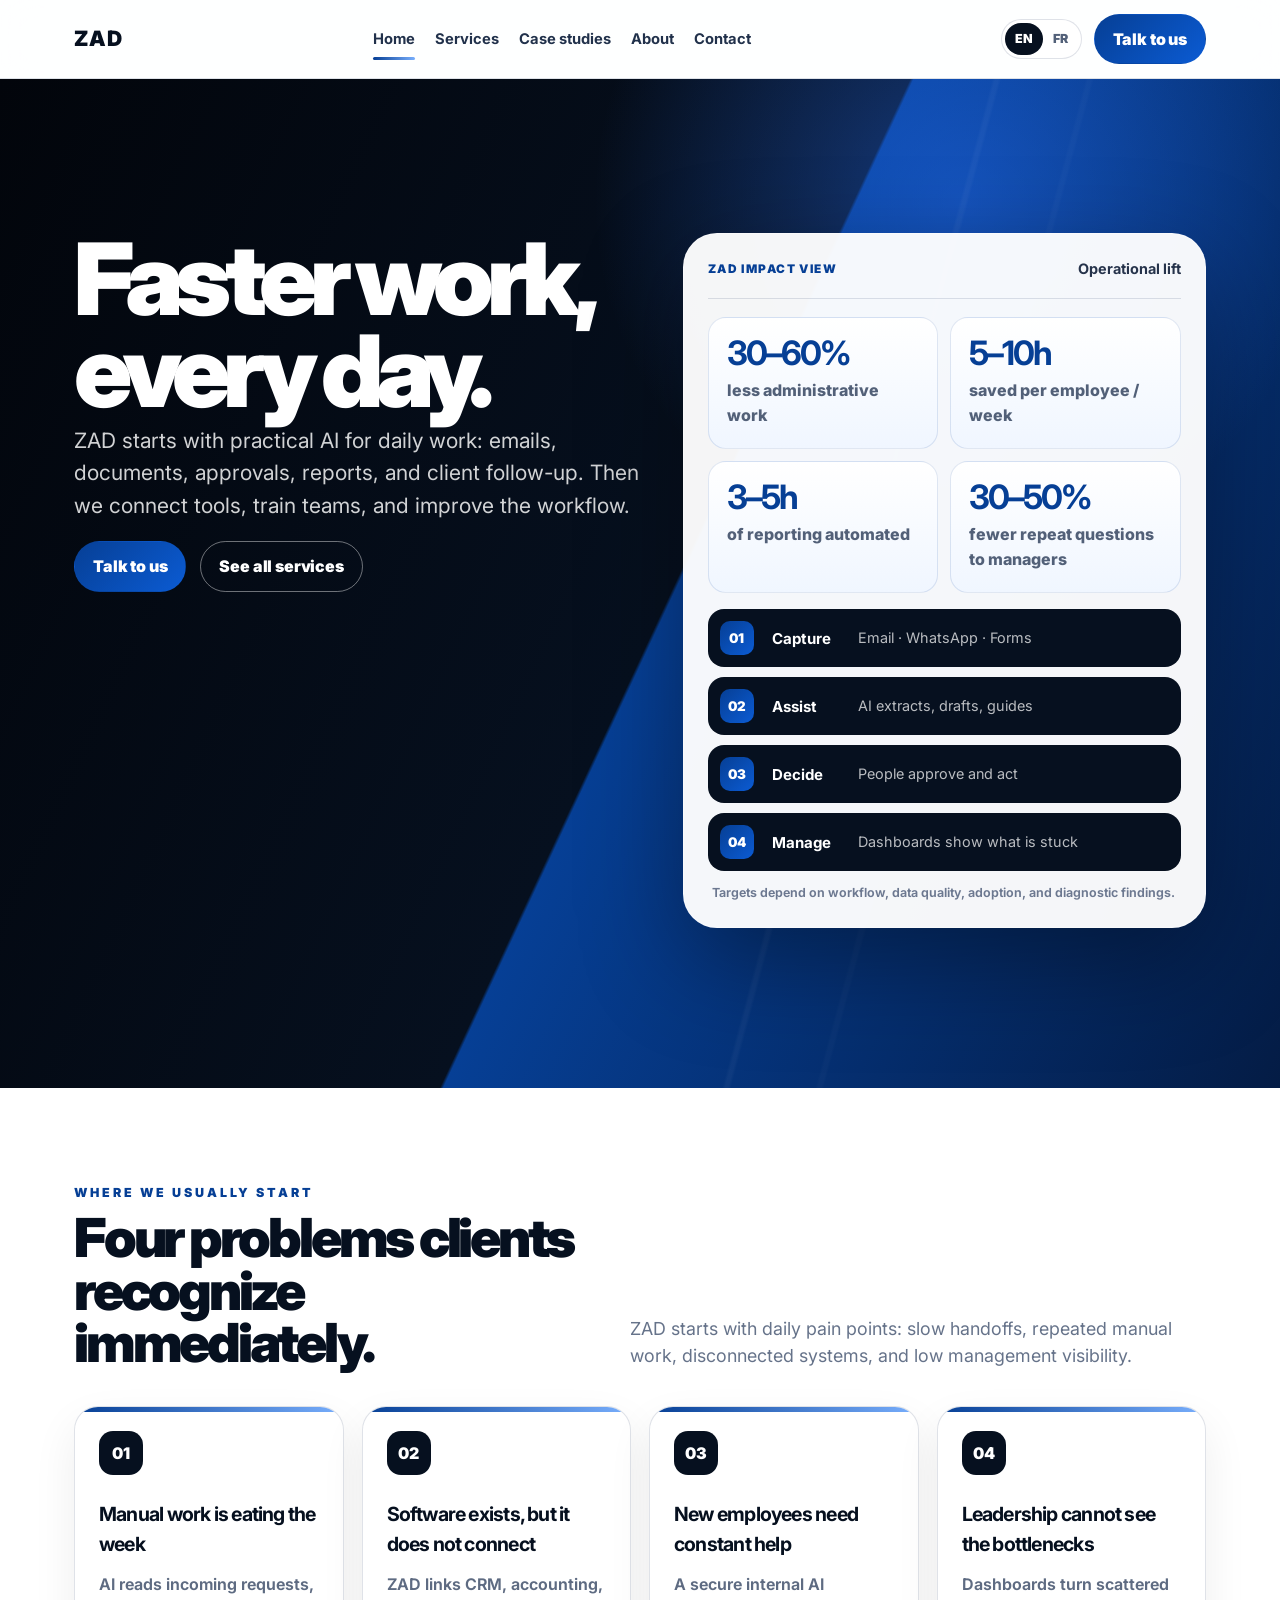
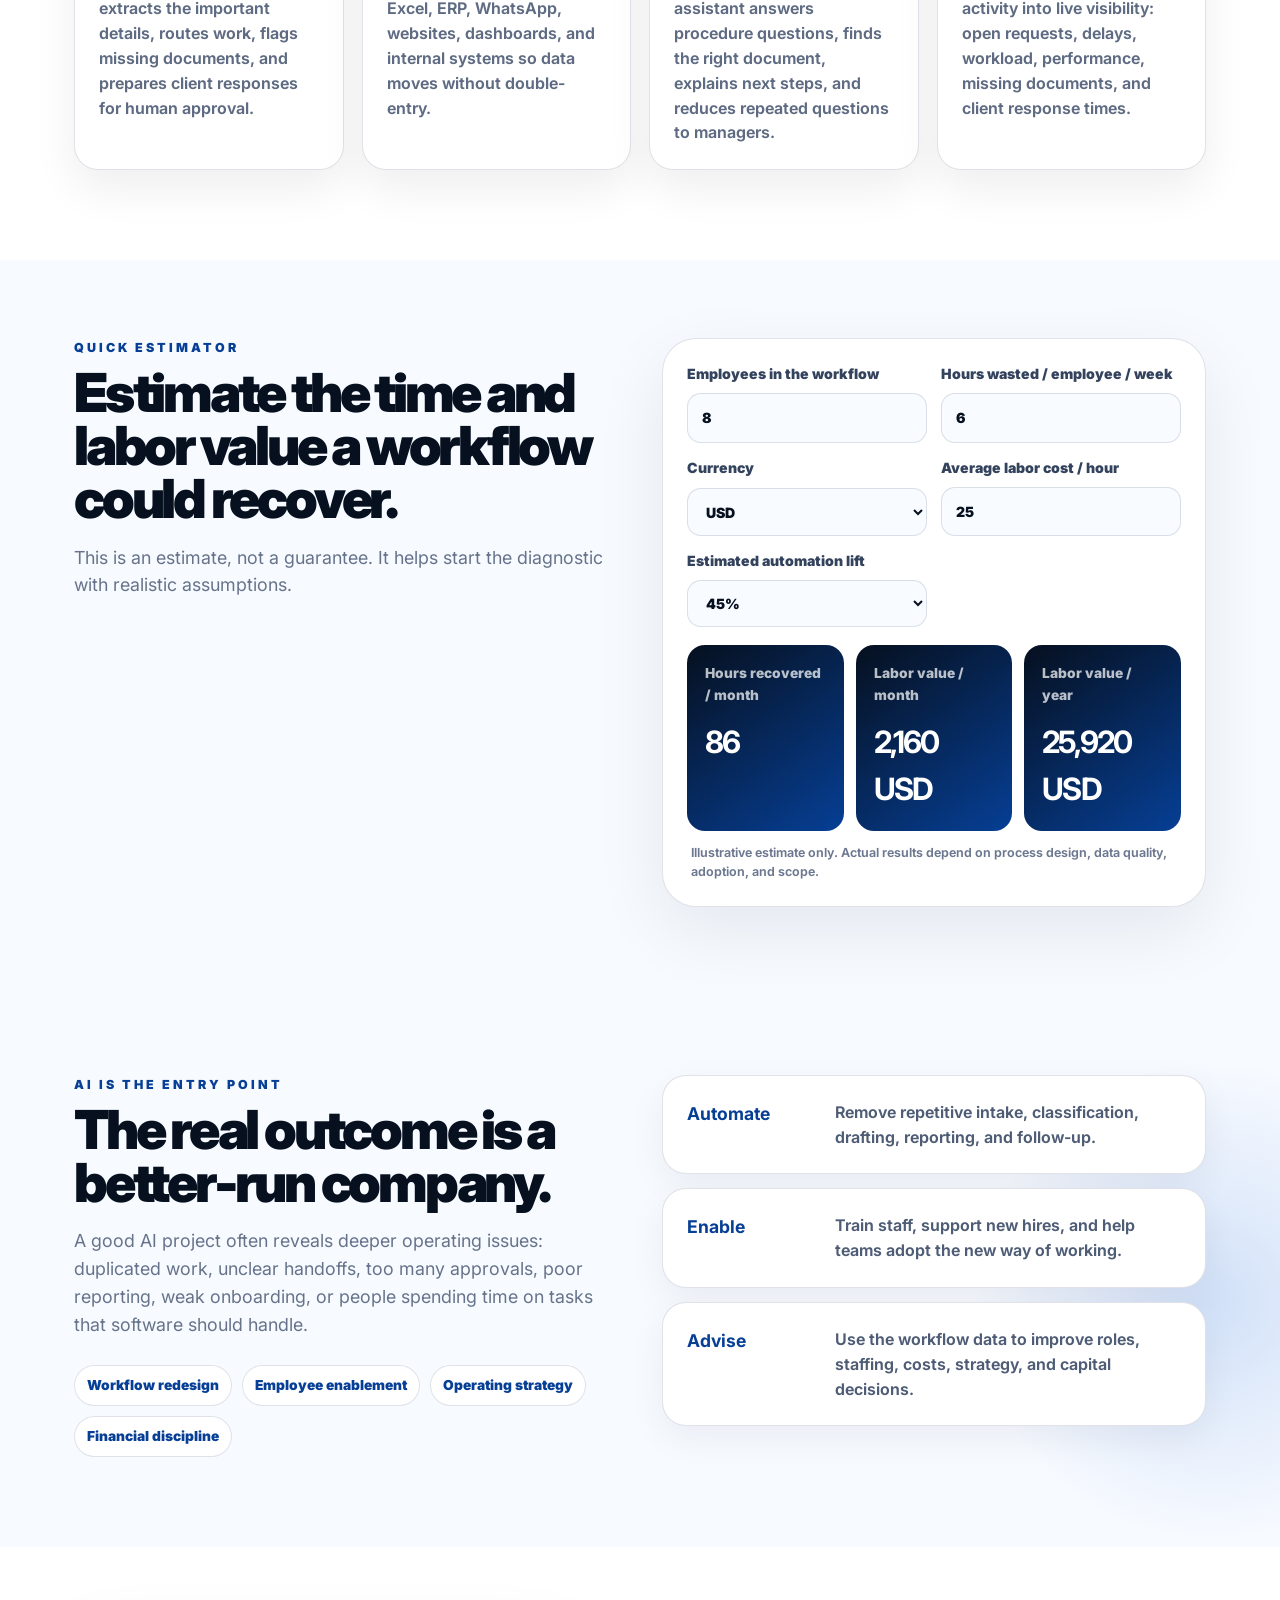
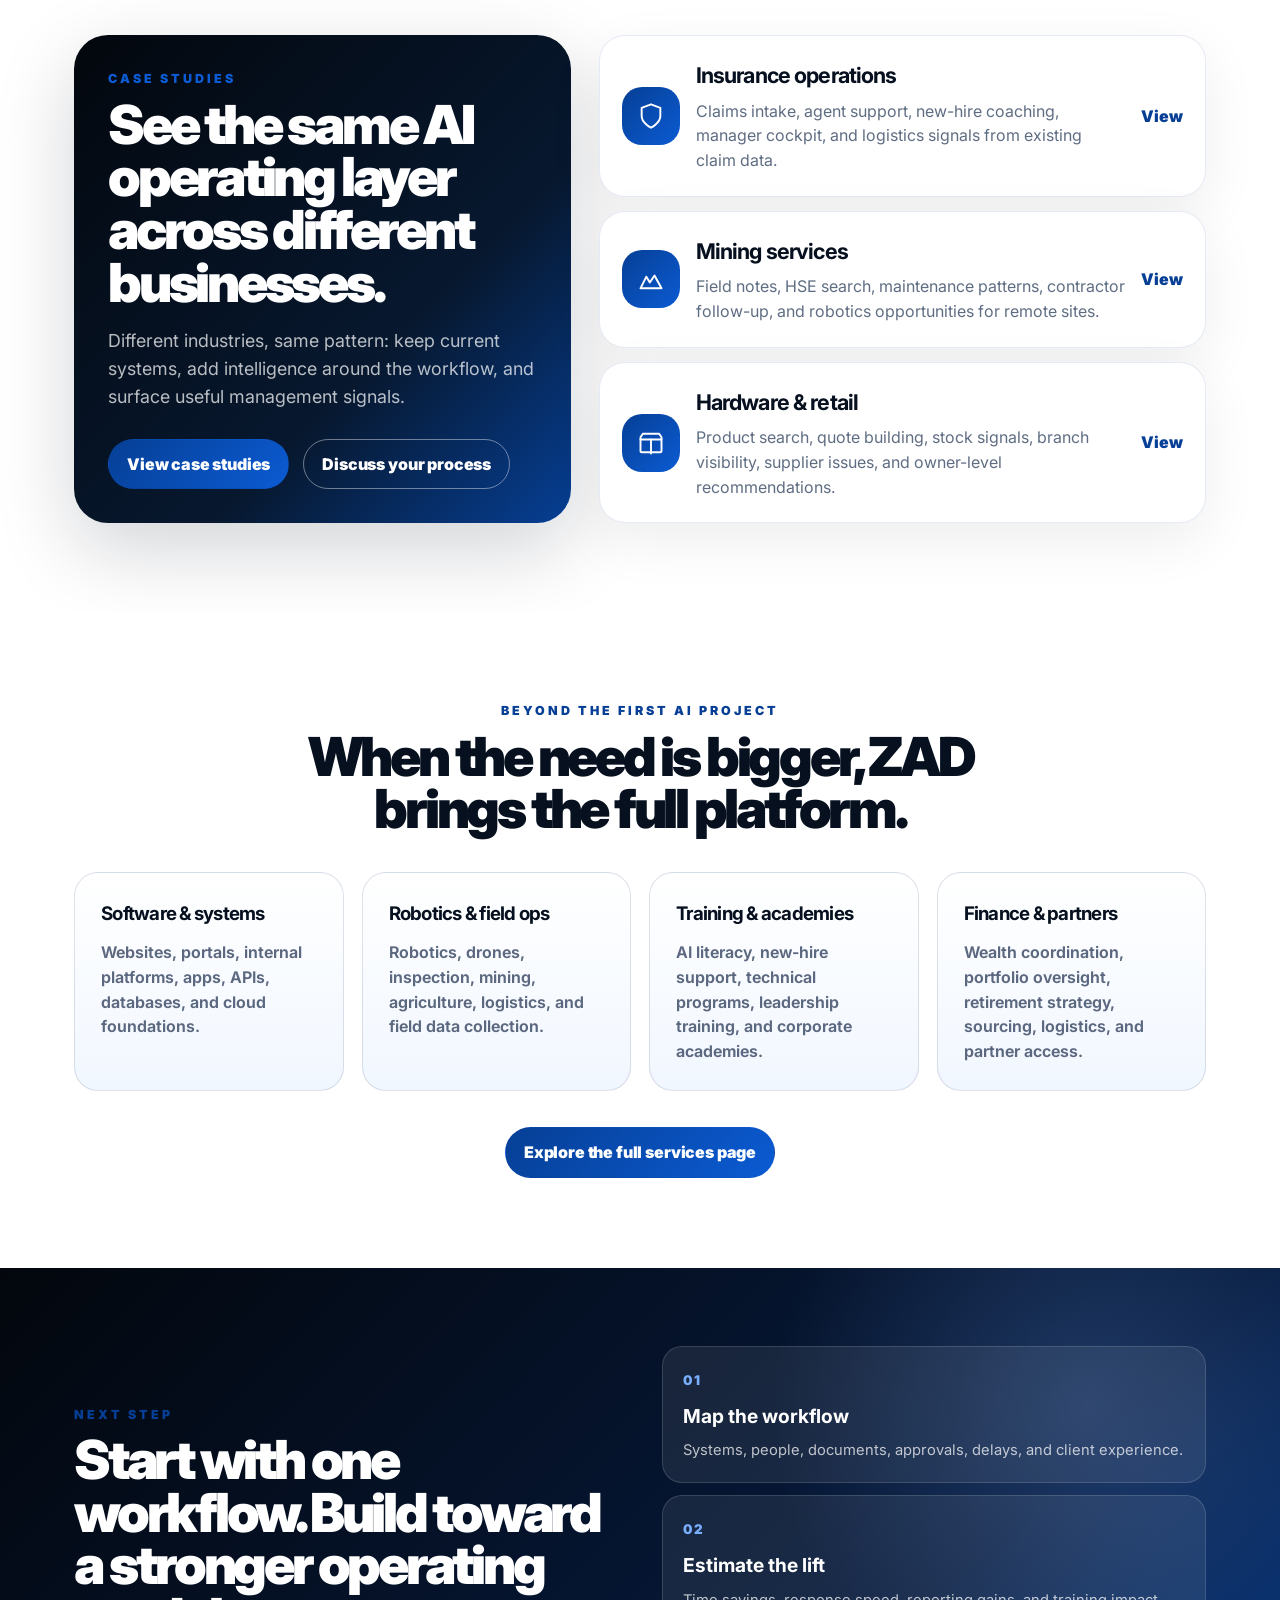
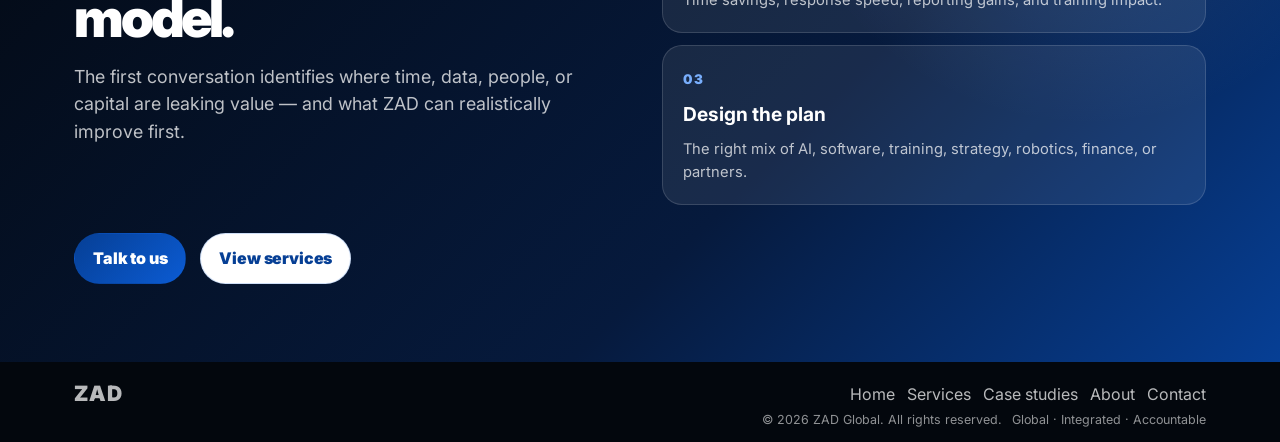
<file: index.html>
<!DOCTYPE html>

<html lang="en">
<head>
<meta charset="utf-8"/>
<meta content="width=device-width, initial-scale=1" name="viewport"/>
<title>ZAD Global — Practical AI, Software, Training &amp; Advisory</title>
<meta content="ZAD helps organizations use AI, software, automation, training, strategy, robotics, and finance coordination to work faster and operate with clarity." name="description"/>
<link href="https://fonts.googleapis.com" rel="preconnect"/>
<link crossorigin="" href="https://fonts.gstatic.com" rel="preconnect"/>
<link href="https://fonts.googleapis.com/css2?family=Inter:wght@500;650;700;800;900&amp;display=swap" rel="stylesheet"/>
<link href="styles.css?v=20260514" rel="stylesheet"/>
</head>
<body><header class="site-header">
<div class="container navbar">
<a aria-label="ZAD home" class="logo" href="index.html">ZAD</a>
<nav class="nav-links" data-nav-links=""><a class="active" href="index.html">Home</a><a class="" href="services.html">Services</a><a class="" href="cases.html">Case studies</a><a class="" href="about.html">About</a><a class="" href="contact.html">Contact</a></nav>
<div class="nav-actions">
<div aria-label="Language switch" class="lang-switch"><a class="active" href="index.html">EN</a><a class="" href="fr/index.html">FR</a></div>
<a class="btn btn-primary" href="contact.html">Talk to us</a>
<button aria-expanded="false" class="menu-btn" data-menu-button="">Menu</button>
</div>
</div>
</header>
<main>
<section class="hero hero-v5">
<div class="container hero-inner v5-hero-inner">
<div class="hero-copy">
<h1>Faster work, every day.</h1>
<p class="lede">ZAD starts with practical AI for daily work: emails, documents, approvals, reports, and client follow-up. Then we connect tools, train teams, and improve the workflow.</p>
<div class="hero-cta"><a class="btn btn-primary" href="contact.html">Talk to us</a><a class="btn btn-outline" href="services.html">See all services</a></div>
<div class="mobile-proof-row"><div><strong>30–60%</strong><span>less admin work</span></div><div><strong>5–10h</strong><span>saved per employee/week</span></div></div>
</div>
<div aria-label="ZAD impact dashboard visual" class="home-command-card">
<div class="command-head"><span>ZAD Impact View</span><strong>Operational lift</strong></div>
<div class="command-metrics">
<div><strong data-count-range="30–60%">30–60%</strong><span>less administrative work</span></div>
<div><strong data-count-range="5–10h">5–10h</strong><span>saved per employee / week</span></div>
<div><strong data-count-range="3–5h">3–5h</strong><span>of reporting automated</span></div>
<div><strong data-count-range="30–50%">30–50%</strong><span>fewer repeat questions to managers</span></div>
</div>
<div class="command-flow">
<div><small>01</small><b>Capture</b><span>Email · WhatsApp · Forms</span></div>
<div><small>02</small><b>Assist</b><span>AI extracts, drafts, guides</span></div>
<div><small>03</small><b>Decide</b><span>People approve and act</span></div>
<div><small>04</small><b>Manage</b><span>Dashboards show what is stuck</span></div>
</div>
<p class="mini-disclaimer">Targets depend on workflow, data quality, adoption, and diagnostic findings.</p>
</div>
</div>
</section>
<section class="white practical-starts">
<div class="container">
<div class="section-head-row">
<div>
<p class="section-kicker">Where we usually start</p>
<h2 class="section-title">Four problems clients recognize immediately.</h2>
</div>
<p class="section-lede">ZAD starts with daily pain points: slow handoffs, repeated manual work, disconnected systems, and low management visibility.</p>
</div>
<div class="start-grid mt-36">
<article class="start-card"><span>01</span><h3>Manual work is eating the week</h3><p>AI reads incoming requests, extracts the important details, routes work, flags missing documents, and prepares client responses for human approval.</p></article>
<article class="start-card"><span>02</span><h3>Software exists, but it does not connect</h3><p>ZAD links CRM, accounting, Excel, ERP, WhatsApp, websites, dashboards, and internal systems so data moves without double-entry.</p></article>
<article class="start-card"><span>03</span><h3>New employees need constant help</h3><p>A secure internal AI assistant answers procedure questions, finds the right document, explains next steps, and reduces repeated questions to managers.</p></article>
<article class="start-card"><span>04</span><h3>Leadership cannot see the bottlenecks</h3><p>Dashboards turn scattered activity into live visibility: open requests, delays, workload, performance, missing documents, and client response times.</p></article>
</div>
</div>
</section>
<section class="light roi-section" data-reveal="">
<div class="container split align-start">
<div>
<p class="section-kicker">Quick estimator</p>
<h2 class="section-title">Estimate the time and labor value a workflow could recover.</h2>
<p class="section-lede">This is an estimate, not a guarantee. It helps start the diagnostic with realistic assumptions.</p>
</div>
<div class="roi-calculator" data-roi-calculator="">
<div class="roi-grid">
<label>Employees in the workflow<input data-roi-employees="" min="1" type="number" value="8"/></label>
<label>Hours wasted / employee / week<input data-roi-hours="" min="0" step="0.5" type="number" value="6"/></label>
<label>Currency<select data-roi-currency=""><option selected="" value="USD">USD</option><option value="EUR">EUR</option><option value="GBP">GBP</option><option value="CAD">CAD</option><option value="XOF">XOF</option><option value="NGN">NGN</option><option value="GHS">GHS</option><option value="ZAR">ZAR</option><option value="RWF">RWF</option></select></label>
<label>Average labor cost / hour<input data-roi-rate="" min="0" type="number" value="25"/></label>
<label>Estimated automation lift<select data-roi-lift=""><option value="0.3">30%</option><option selected="" value="0.45">45%</option><option value="0.6">60%</option></select></label>
</div>
<div class="roi-results">
<div><span>Hours recovered / month</span><strong data-roi-monthly-hours="">86</strong></div>
<div><span>Labor value / month</span><strong data-roi-monthly-value="">2,160 USD</strong></div>
<div><span>Labor value / year</span><strong data-roi-yearly-value="">25,920 USD</strong></div>
</div>
<p class="mini-disclaimer">Illustrative estimate only. Actual results depend on process design, data quality, adoption, and scope.</p>
</div>
</div>
</section>
<section class="light ai-entry-section">
<div class="container split align-start">
<div>
<p class="section-kicker">AI is the entry point</p>
<h2 class="section-title">The real outcome is a better-run company.</h2>
<p class="section-lede">A good AI project often reveals deeper operating issues: duplicated work, unclear handoffs, too many approvals, poor reporting, weak onboarding, or people spending time on tasks that software should handle.</p>
<div class="mini-pill-row"><span>Workflow redesign</span><span>Employee enablement</span><span>Operating strategy</span><span>Financial discipline</span></div>
</div>
<div class="lift-pane">
<div class="lift-row"><strong>Automate</strong><span>Remove repetitive intake, classification, drafting, reporting, and follow-up.</span></div>
<div class="lift-row"><strong>Enable</strong><span>Train staff, support new hires, and help teams adopt the new way of working.</span></div>
<div class="lift-row"><strong>Advise</strong><span>Use the workflow data to improve roles, staffing, costs, strategy, and capital decisions.</span></div>
</div>
</div>
</section>
<section class="white home-case-teaser case-library-teaser" data-reveal="">
<div class="container">
<div class="case-library-panel">
<div class="case-library-copy">
<p class="section-kicker">Case studies</p>
<h2 class="section-title">See the same AI operating layer across different businesses.</h2>
<p class="section-lede">Different industries, same pattern: keep current systems, add intelligence around the workflow, and surface useful management signals.</p>
<div class="hero-cta"><a class="btn btn-primary" href="cases.html">View case studies</a><a class="btn btn-outline" href="contact.html">Discuss your process</a></div>
</div>
<div aria-label="Featured case studies" class="case-library-cards">
<a class="case-library-card" href="cases.html#insurance"><span class="case-icon" aria-hidden="true"><svg xmlns="http://www.w3.org/2000/svg" viewBox="0 0 24 24" fill="none" stroke="currentColor" stroke-width="1.65" stroke-linecap="round" stroke-linejoin="round"><path d="M12 22s8-4 8-10V5l-8-3-8 3v7c0 6 8 10 8 10z"/></svg></span><div><h3>Insurance operations</h3><p>Claims intake, agent support, new-hire coaching, manager cockpit, and logistics signals from existing claim data.</p></div><span>View</span></a>
<a class="case-library-card" href="cases.html#mining"><span class="case-icon" aria-hidden="true"><svg xmlns="http://www.w3.org/2000/svg" viewBox="0 0 24 24" fill="none" stroke="currentColor" stroke-width="1.65" stroke-linecap="round" stroke-linejoin="round"><path d="M3 20h18l-6-11-4 6-3-5-5 10z"/></svg></span><div><h3>Mining services</h3><p>Field notes, HSE search, maintenance patterns, contractor follow-up, and robotics opportunities for remote sites.</p></div><span>View</span></a>
<a class="case-library-card" href="cases.html#retail"><span class="case-icon" aria-hidden="true"><svg xmlns="http://www.w3.org/2000/svg" viewBox="0 0 24 24" fill="none" stroke="currentColor" stroke-width="1.65" stroke-linecap="round" stroke-linejoin="round"><path d="M3 9h18v10a1 1 0 0 1-1 1H4a1 1 0 0 1-1-1V9z"/><path d="M3 9V7l2-3h14l2 3v2"/><path d="M12 9v12"/></svg></span><div><h3>Hardware &amp; retail</h3><p>Product search, quote building, stock signals, branch visibility, supplier issues, and owner-level recommendations.</p></div><span>View</span></a>
</div>
</div>
</div>
</section>
<section class="white home-broader-platform">
<div class="container">
<p class="section-kicker center">Beyond the first AI project</p>
<h2 class="section-title max-center center">When the need is bigger, ZAD brings the full platform.</h2>
<div class="broad-grid mt-36">
<article><h3>Software &amp; systems</h3><p>Websites, portals, internal platforms, apps, APIs, databases, and cloud foundations.</p></article>
<article><h3>Robotics &amp; field ops</h3><p>Robotics, drones, inspection, mining, agriculture, logistics, and field data collection.</p></article>
<article><h3>Training &amp; academies</h3><p>AI literacy, new-hire support, technical programs, leadership training, and corporate academies.</p></article>
<article><h3>Finance &amp; partners</h3><p>Wealth coordination, portfolio oversight, retirement strategy, sourcing, logistics, and partner access.</p></article>
</div>
<div class="center mt-36"><a class="btn btn-primary" href="services.html#service-map">Explore the full services page</a></div>
</div>
</section>
<section class="band-dark compact-band">
<div class="container split">
<div>
<p class="section-kicker">Next step</p>
<h2 class="section-title">Start with one workflow. Build toward a stronger operating model.</h2>
<p class="section-lede">The first conversation identifies where time, data, people, or capital are leaking value — and what ZAD can realistically improve first.</p>
</div>
<div class="process compact-process"><div class="step"><small>01</small><strong>Map the workflow</strong><p>Systems, people, documents, approvals, delays, and client experience.</p></div><div class="step"><small>02</small><strong>Estimate the lift</strong><p>Time savings, response speed, reporting gains, and training impact.</p></div><div class="step"><small>03</small><strong>Design the plan</strong><p>The right mix of AI, software, training, strategy, robotics, finance, or partners.</p></div></div>
</div>
<div class="container"><div class="hero-cta"><a class="btn btn-primary" href="contact.html">Talk to us</a><a class="btn btn-secondary" href="services.html">View services</a></div></div>
</section>
</main>
<footer class="footer">
<div class="container">
<div class="footer-grid">
<div>
<a aria-label="ZAD home" class="logo" href="index.html">ZAD</a>
<p>One integrated partner for the technology, people, field operations, and capital your organization needs.</p>
<form class="newsletter" data-static-form=""><input placeholder="Your email" type="email"/><button class="btn btn-primary" type="submit">Submit</button></form>
</div>
<div><h4>Navigate</h4><div class="footer-links"><a href="index.html">Home</a><a href="services.html">Services</a><a href="cases.html">Case studies</a><a href="about.html">About</a><a href="contact.html">Contact</a></div></div>
<div><h4>Services</h4><div class="footer-links"><a href="services.html#digital">Software &amp; AI</a><a href="services.html#robotics">Robotics &amp; field ops</a><a href="services.html#people">Training</a><a href="services.html#strategy">Strategy</a><a href="services.html#capital">Finance &amp; partners</a></div></div>
<div><h4>Contact</h4><p>info@zadglobal.org<br/>Kigali Heights, 4th Floor East Wing<br/>Kigali, Rwanda</p><div class="footer-links"><a href="contact.html">Send us a message</a></div></div>
</div>
<div class="footer-bottom"><span>© 2026 ZAD Global. All rights reserved.</span><span>Global · Integrated · Accountable</span></div>
</div>
</footer>
<script src="script.js?v=20260514"></script></body></html>
</file>
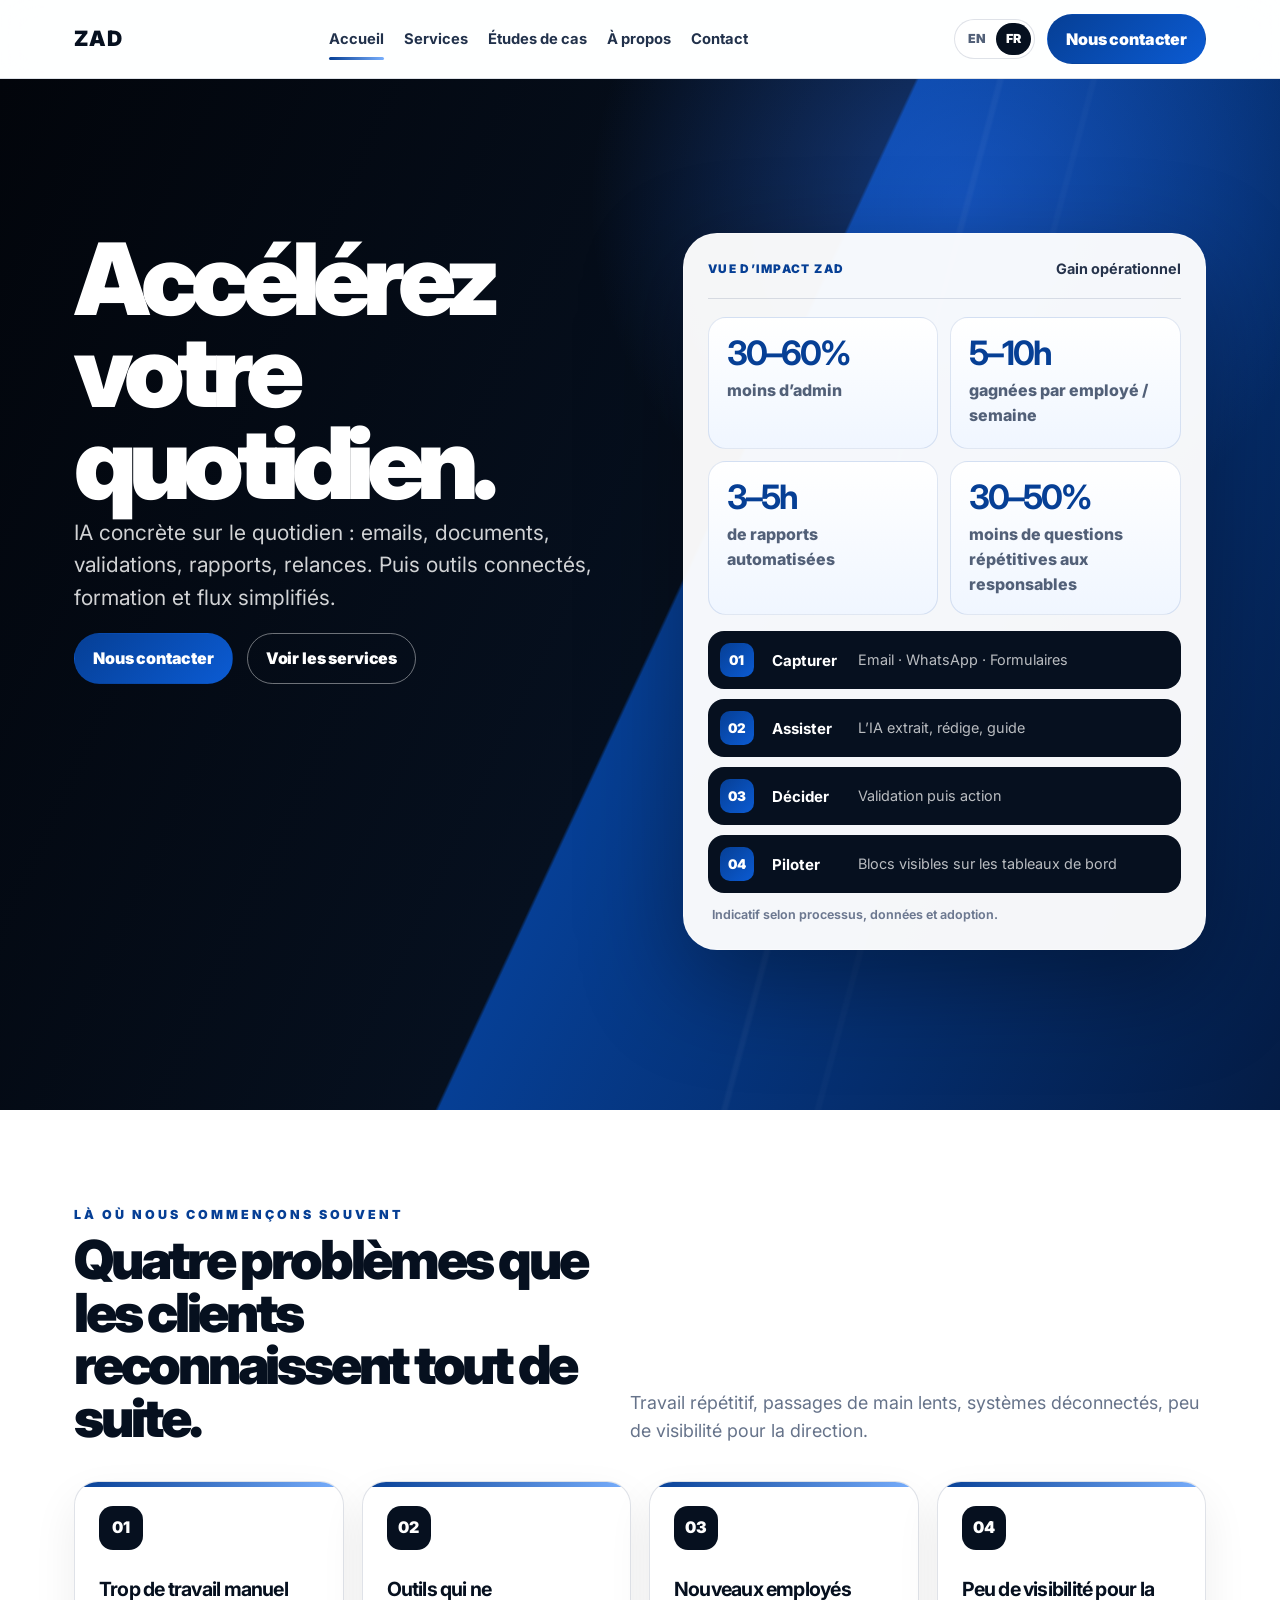
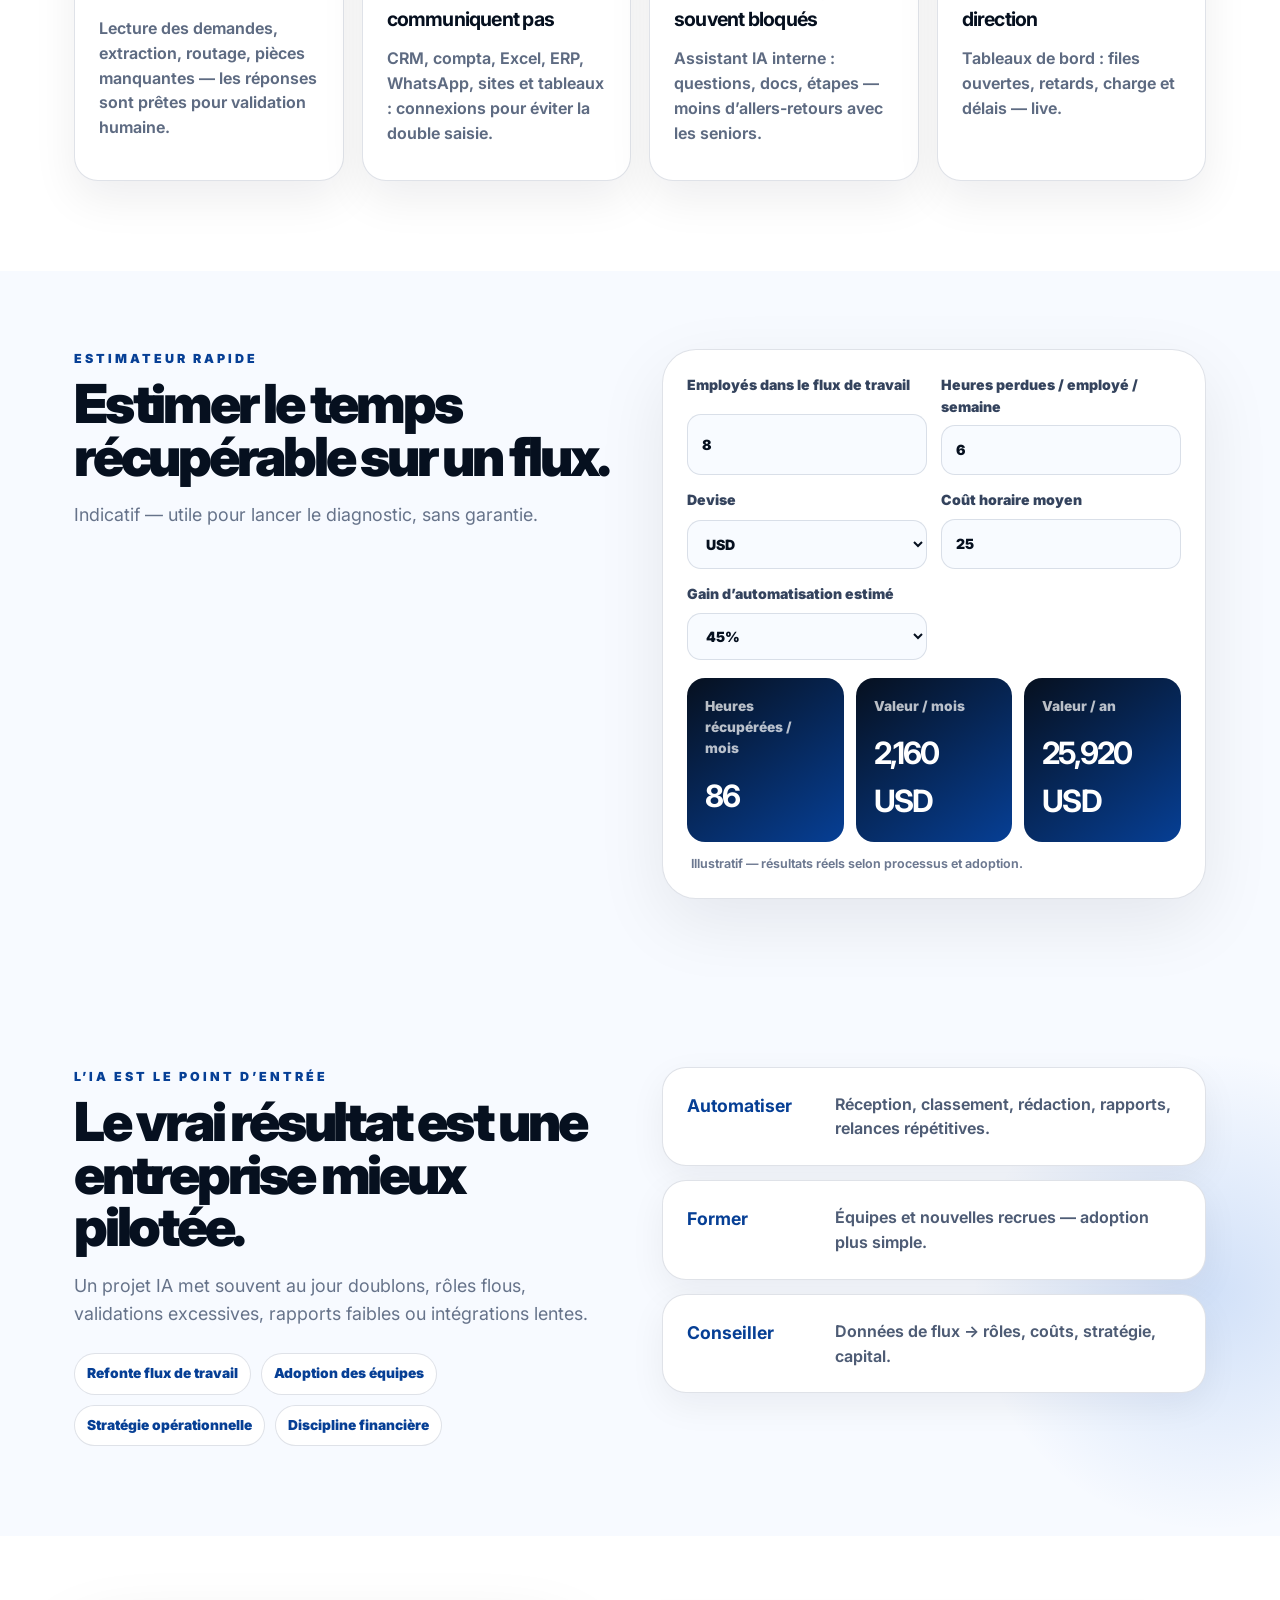
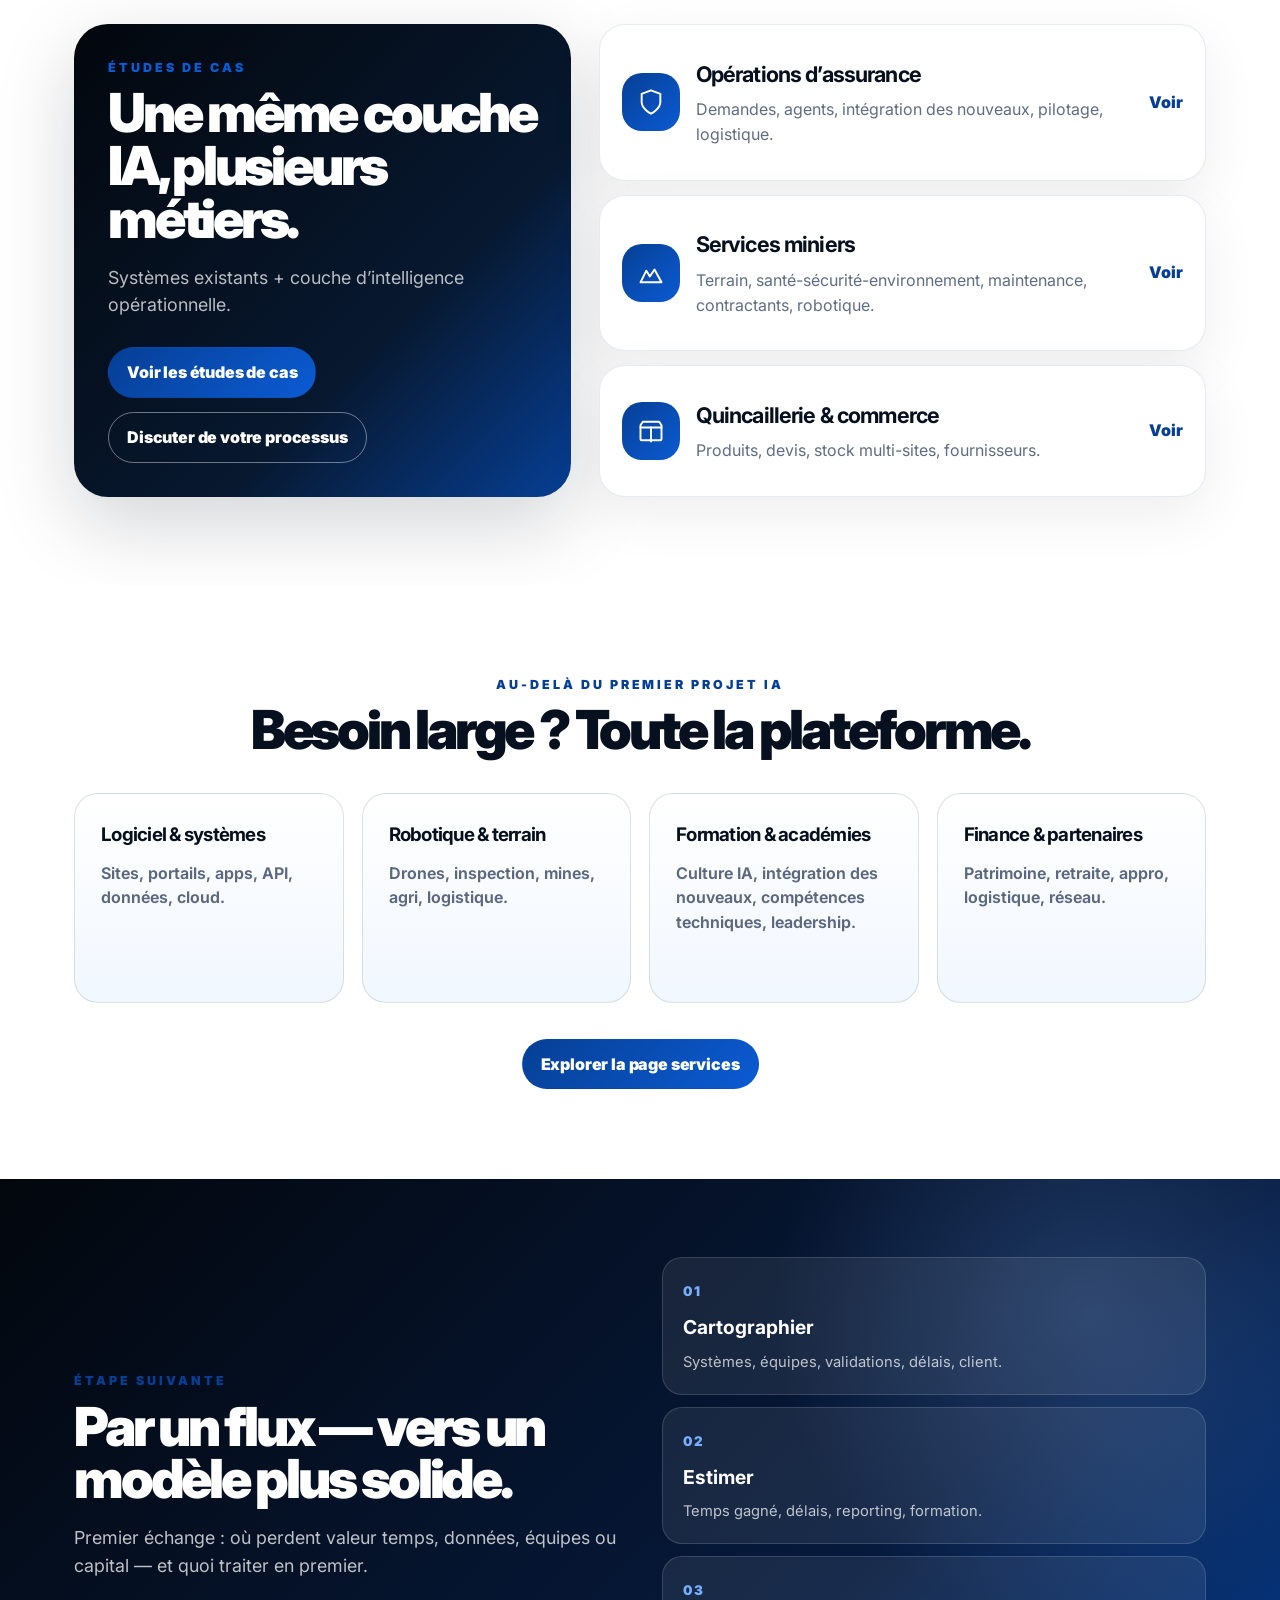
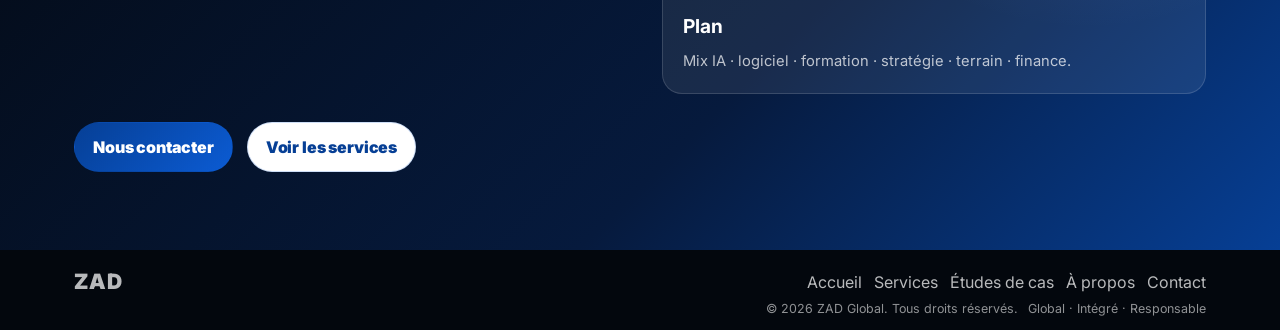
<file: fr/index.html>
<!DOCTYPE html>

<html lang="fr">
<head>
<meta charset="utf-8"/>
<meta content="width=device-width, initial-scale=1" name="viewport"/>
<title>ZAD Global — IA pratique, logiciel, formation &amp; conseil</title>
<meta content="IA, logiciel, automatisation, formation, stratégie, robotique et finance — pour accélérer le travail réel." name="description"/>
<link href="https://fonts.googleapis.com" rel="preconnect"/>
<link crossorigin="" href="https://fonts.gstatic.com" rel="preconnect"/>
<link href="https://fonts.googleapis.com/css2?family=Inter:wght@500;650;700;800;900&amp;display=swap" rel="stylesheet"/>
<link href="../styles.css?v=20260514" rel="stylesheet"/>
</head>
<body><header class="site-header">
<div class="container navbar">
<a aria-label="Accueil ZAD" class="logo" href="index.html">ZAD</a>
<nav class="nav-links" data-nav-links=""><a class="active" href="index.html">Accueil</a><a class="" href="services.html">Services</a><a class="" href="cases.html">Études de cas</a><a class="" href="about.html">À propos</a><a class="" href="contact.html">Contact</a></nav>
<div class="nav-actions">
<div aria-label="Choix de langue" class="lang-switch"><a class="" href="../index.html">EN</a><a class="active" href="index.html">FR</a></div>
<a class="btn btn-primary" href="contact.html">Nous contacter</a>
<button aria-expanded="false" class="menu-btn" data-menu-button="">Menu</button>
</div>
</div>
</header>
<main>
<section class="hero hero-v5">
<div class="container hero-inner v5-hero-inner">
<div class="hero-copy">
<h1>Accélérez votre quotidien.</h1>
<p class="lede">IA concrète sur le quotidien : emails, documents, validations, rapports, relances. Puis outils connectés, formation et flux simplifiés.</p>
<div class="hero-cta"><a class="btn btn-primary" href="contact.html">Nous contacter</a><a class="btn btn-outline" href="services.html">Voir les services</a></div>
<div class="mobile-proof-row"><div><strong>30–60%</strong><span>moins d’admin</span></div><div><strong>5–10h</strong><span>gagnées par employé / semaine</span></div></div>
</div>
<div aria-label="Vue d’impact ZAD" class="home-command-card">
<div class="command-head"><span>Vue d’impact ZAD</span><strong>Gain opérationnel</strong></div>
<div class="command-metrics">
<div><strong data-count-range="30–60%">30–60%</strong><span>moins d’admin</span></div>
<div><strong data-count-range="5–10h">5–10h</strong><span>gagnées par employé / semaine</span></div>
<div><strong data-count-range="3–5h">3–5h</strong><span>de rapports automatisées</span></div>
<div><strong data-count-range="30–50%">30–50%</strong><span>moins de questions répétitives aux responsables</span></div>
</div>
<div class="command-flow">
<div><small>01</small><b>Capturer</b><span>Email · WhatsApp · Formulaires</span></div>
<div><small>02</small><b>Assister</b><span>L’IA extrait, rédige, guide</span></div>
<div><small>03</small><b>Décider</b><span>Validation puis action</span></div>
<div><small>04</small><b>Piloter</b><span>Blocs visibles sur les tableaux de bord</span></div>
</div>
<p class="mini-disclaimer">Indicatif selon processus, données et adoption.</p>
</div>
</div>
</section>
<section class="white practical-starts">
<div class="container">
<div class="section-head-row">
<div>
<p class="section-kicker">Là où nous commençons souvent</p>
<h2 class="section-title">Quatre problèmes que les clients reconnaissent tout de suite.</h2>
</div>
<p class="section-lede">Travail répétitif, passages de main lents, systèmes déconnectés, peu de visibilité pour la direction.</p>
</div>
<div class="start-grid mt-36">
<article class="start-card"><span>01</span><h3>Trop de travail manuel</h3><p>Lecture des demandes, extraction, routage, pièces manquantes — les réponses sont prêtes pour validation humaine.</p></article>
<article class="start-card"><span>02</span><h3>Outils qui ne communiquent pas</h3><p>CRM, compta, Excel, ERP, WhatsApp, sites et tableaux : connexions pour éviter la double saisie.</p></article>
<article class="start-card"><span>03</span><h3>Nouveaux employés souvent bloqués</h3><p>Assistant IA interne : questions, docs, étapes — moins d’allers-retours avec les seniors.</p></article>
<article class="start-card"><span>04</span><h3>Peu de visibilité pour la direction</h3><p>Tableaux de bord : files ouvertes, retards, charge et délais — live.</p></article>
</div>
</div>
</section>
<section class="light roi-section" data-reveal="">
<div class="container split align-start">
<div>
<p class="section-kicker">Estimateur rapide</p>
<h2 class="section-title">Estimer le temps récupérable sur un flux.</h2>
<p class="section-lede">Indicatif — utile pour lancer le diagnostic, sans garantie.</p>
</div>
<div class="roi-calculator" data-roi-calculator="">
<div class="roi-grid">
<label>Employés dans le flux de travail<input data-roi-employees="" min="1" type="number" value="8"/></label>
<label>Heures perdues / employé / semaine<input data-roi-hours="" min="0" step="0.5" type="number" value="6"/></label>
<label>Devise<select data-roi-currency=""><option value="USD">USD</option><option selected="" value="EUR">EUR</option><option value="GBP">GBP</option><option value="CAD">CAD</option><option value="XOF">XOF</option><option value="NGN">NGN</option><option value="GHS">GHS</option><option value="ZAR">ZAR</option><option value="RWF">RWF</option></select></label>
<label>Coût horaire moyen<input data-roi-rate="" min="0" type="number" value="25"/></label>
<label>Gain d’automatisation estimé<select data-roi-lift=""><option value="0.3">30%</option><option selected="" value="0.45">45%</option><option value="0.6">60%</option></select></label>
</div>
<div class="roi-results">
<div><span>Heures récupérées / mois</span><strong data-roi-monthly-hours="">86</strong></div>
<div><span>Valeur / mois</span><strong data-roi-monthly-value="">2 160 EUR</strong></div>
<div><span>Valeur / an</span><strong data-roi-yearly-value="">25 920 EUR</strong></div>
</div>
<p class="mini-disclaimer">Illustratif — résultats réels selon processus et adoption.</p>
</div>
</div>
</section>
<section class="light ai-entry-section">
<div class="container split align-start">
<div>
<p class="section-kicker">L’IA est le point d’entrée</p>
<h2 class="section-title">Le vrai résultat est une entreprise mieux pilotée.</h2>
<p class="section-lede">Un projet IA met souvent au jour doublons, rôles flous, validations excessives, rapports faibles ou intégrations lentes.</p>
<div class="mini-pill-row"><span>Refonte flux de travail</span><span>Adoption des équipes</span><span>Stratégie opérationnelle</span><span>Discipline financière</span></div>
</div>
<div class="lift-pane">
<div class="lift-row"><strong>Automatiser</strong><span>Réception, classement, rédaction, rapports, relances répétitives.</span></div>
<div class="lift-row"><strong>Former</strong><span>Équipes et nouvelles recrues — adoption plus simple.</span></div>
<div class="lift-row"><strong>Conseiller</strong><span>Données de flux → rôles, coûts, stratégie, capital.</span></div>
</div>
</div>
</section>
<section class="white home-case-teaser case-library-teaser" data-reveal="">
<div class="container">
<div class="case-library-panel">
<div class="case-library-copy">
<p class="section-kicker">Études de cas</p>
<h2 class="section-title">Une même couche IA, plusieurs métiers.</h2>
<p class="section-lede">Systèmes existants + couche d’intelligence opérationnelle.</p>
<div class="hero-cta"><a class="btn btn-primary" href="cases.html">Voir les études de cas</a><a class="btn btn-outline" href="contact.html">Discuter de votre processus</a></div>
</div>
<div aria-label="Études de cas principales" class="case-library-cards">
<a class="case-library-card" href="cases.html#insurance"><span class="case-icon" aria-hidden="true"><svg xmlns="http://www.w3.org/2000/svg" viewBox="0 0 24 24" fill="none" stroke="currentColor" stroke-width="1.65" stroke-linecap="round" stroke-linejoin="round"><path d="M12 22s8-4 8-10V5l-8-3-8 3v7c0 6 8 10 8 10z"/></svg></span><div><h3>Opérations d’assurance</h3><p>Demandes, agents, intégration des nouveaux, pilotage, logistique.</p></div><span>Voir</span></a>
<a class="case-library-card" href="cases.html#mining"><span class="case-icon" aria-hidden="true"><svg xmlns="http://www.w3.org/2000/svg" viewBox="0 0 24 24" fill="none" stroke="currentColor" stroke-width="1.65" stroke-linecap="round" stroke-linejoin="round"><path d="M3 20h18l-6-11-4 6-3-5-5 10z"/></svg></span><div><h3>Services miniers</h3><p>Terrain, santé-sécurité-environnement, maintenance, contractants, robotique.</p></div><span>Voir</span></a>
<a class="case-library-card" href="cases.html#commerce"><span class="case-icon" aria-hidden="true"><svg xmlns="http://www.w3.org/2000/svg" viewBox="0 0 24 24" fill="none" stroke="currentColor" stroke-width="1.65" stroke-linecap="round" stroke-linejoin="round"><path d="M3 9h18v10a1 1 0 0 1-1 1H4a1 1 0 0 1-1-1V9z"/><path d="M3 9V7l2-3h14l2 3v2"/><path d="M12 9v12"/></svg></span><div><h3>Quincaillerie &amp; commerce</h3><p>Produits, devis, stock multi-sites, fournisseurs.</p></div><span>Voir</span></a>
</div>
</div>
</div>
</section>
<section class="white home-broader-platform">
<div class="container">
<p class="section-kicker center">Au-delà du premier projet IA</p>
<h2 class="section-title max-center center">Besoin large ? Toute la plateforme.</h2>
<div class="broad-grid mt-36">
<article><h3>Logiciel &amp; systèmes</h3><p>Sites, portails, apps, API, données, cloud.</p></article>
<article><h3>Robotique &amp; terrain</h3><p>Drones, inspection, mines, agri, logistique.</p></article>
<article><h3>Formation &amp; académies</h3><p>Culture IA, intégration des nouveaux, compétences techniques, leadership.</p></article>
<article><h3>Finance &amp; partenaires</h3><p>Patrimoine, retraite, appro, logistique, réseau.</p></article>
</div>
<div class="center mt-36"><a class="btn btn-primary" href="services.html#service-map">Explorer la page services</a></div>
</div>
</section>
<section class="band-dark compact-band">
<div class="container split">
<div>
<p class="section-kicker">Étape suivante</p>
<h2 class="section-title">Par un flux — vers un modèle plus solide.</h2>
<p class="section-lede">Premier échange : où perdent valeur temps, données, équipes ou capital — et quoi traiter en premier.</p>
</div>
<div class="process compact-process"><div class="step"><small>01</small><strong>Cartographier</strong><p>Systèmes, équipes, validations, délais, client.</p></div><div class="step"><small>02</small><strong>Estimer</strong><p>Temps gagné, délais, reporting, formation.</p></div><div class="step"><small>03</small><strong>Plan</strong><p>Mix IA · logiciel · formation · stratégie · terrain · finance.</p></div></div>
</div>
<div class="container"><div class="hero-cta"><a class="btn btn-primary" href="contact.html">Nous contacter</a><a class="btn btn-secondary" href="services.html">Voir les services</a></div></div>
</section>
</main>
<footer class="footer">
<div class="container">
<div class="footer-grid">
<div>
<a aria-label="Accueil ZAD" class="logo" href="index.html">ZAD</a>
<p>Technologie, équipes, terrain et capital — un partenaire intégré.</p>
<form class="newsletter" data-static-form=""><input placeholder="Votre email" type="email"/><button class="btn btn-primary" type="submit">Envoyer</button></form>
</div>
<div><h4>Navigation</h4><div class="footer-links"><a href="index.html">Accueil</a><a href="services.html">Services</a><a href="cases.html">Études de cas</a><a href="about.html">À propos</a><a href="contact.html">Contact</a></div></div>
<div><h4>Services</h4><div class="footer-links"><a href="services.html#digital">Logiciel &amp; IA</a><a href="services.html#robotics">Robotique &amp; terrain</a><a href="services.html#people">Formation</a><a href="services.html#strategy">Stratégie</a><a href="services.html#capital">Finance &amp; partenaires</a></div></div>
<div><h4>Contact</h4><p>info@zadglobal.org<br/>Kigali Heights, 4th Floor East Wing<br/>Kigali, Rwanda</p><div class="footer-links"><a href="contact.html">Envoyer un message</a></div></div>
</div>
<div class="footer-bottom"><span>© 2026 ZAD Global. Tous droits réservés.</span><span>Global · Intégré · Responsable</span></div>
</div>
</footer>
<script src="../script.js?v=20260514"></script></body></html>
</file>
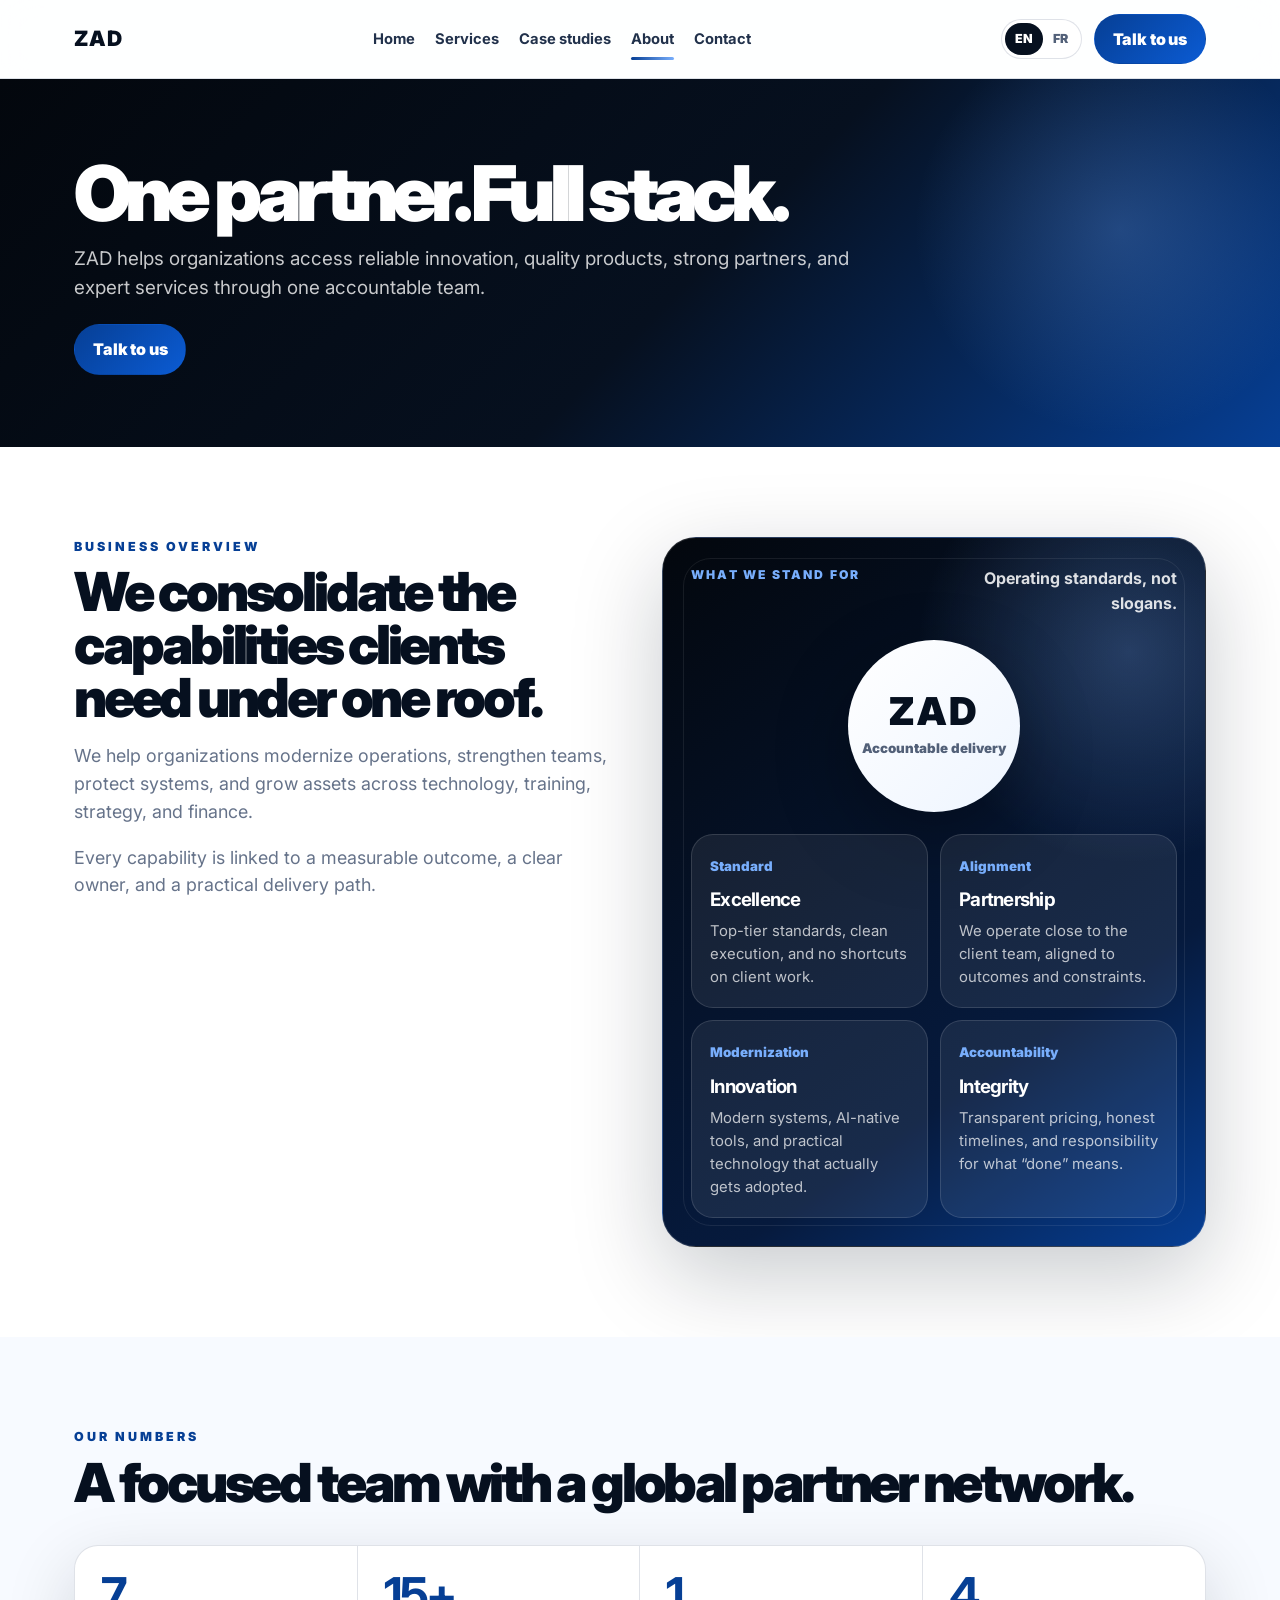
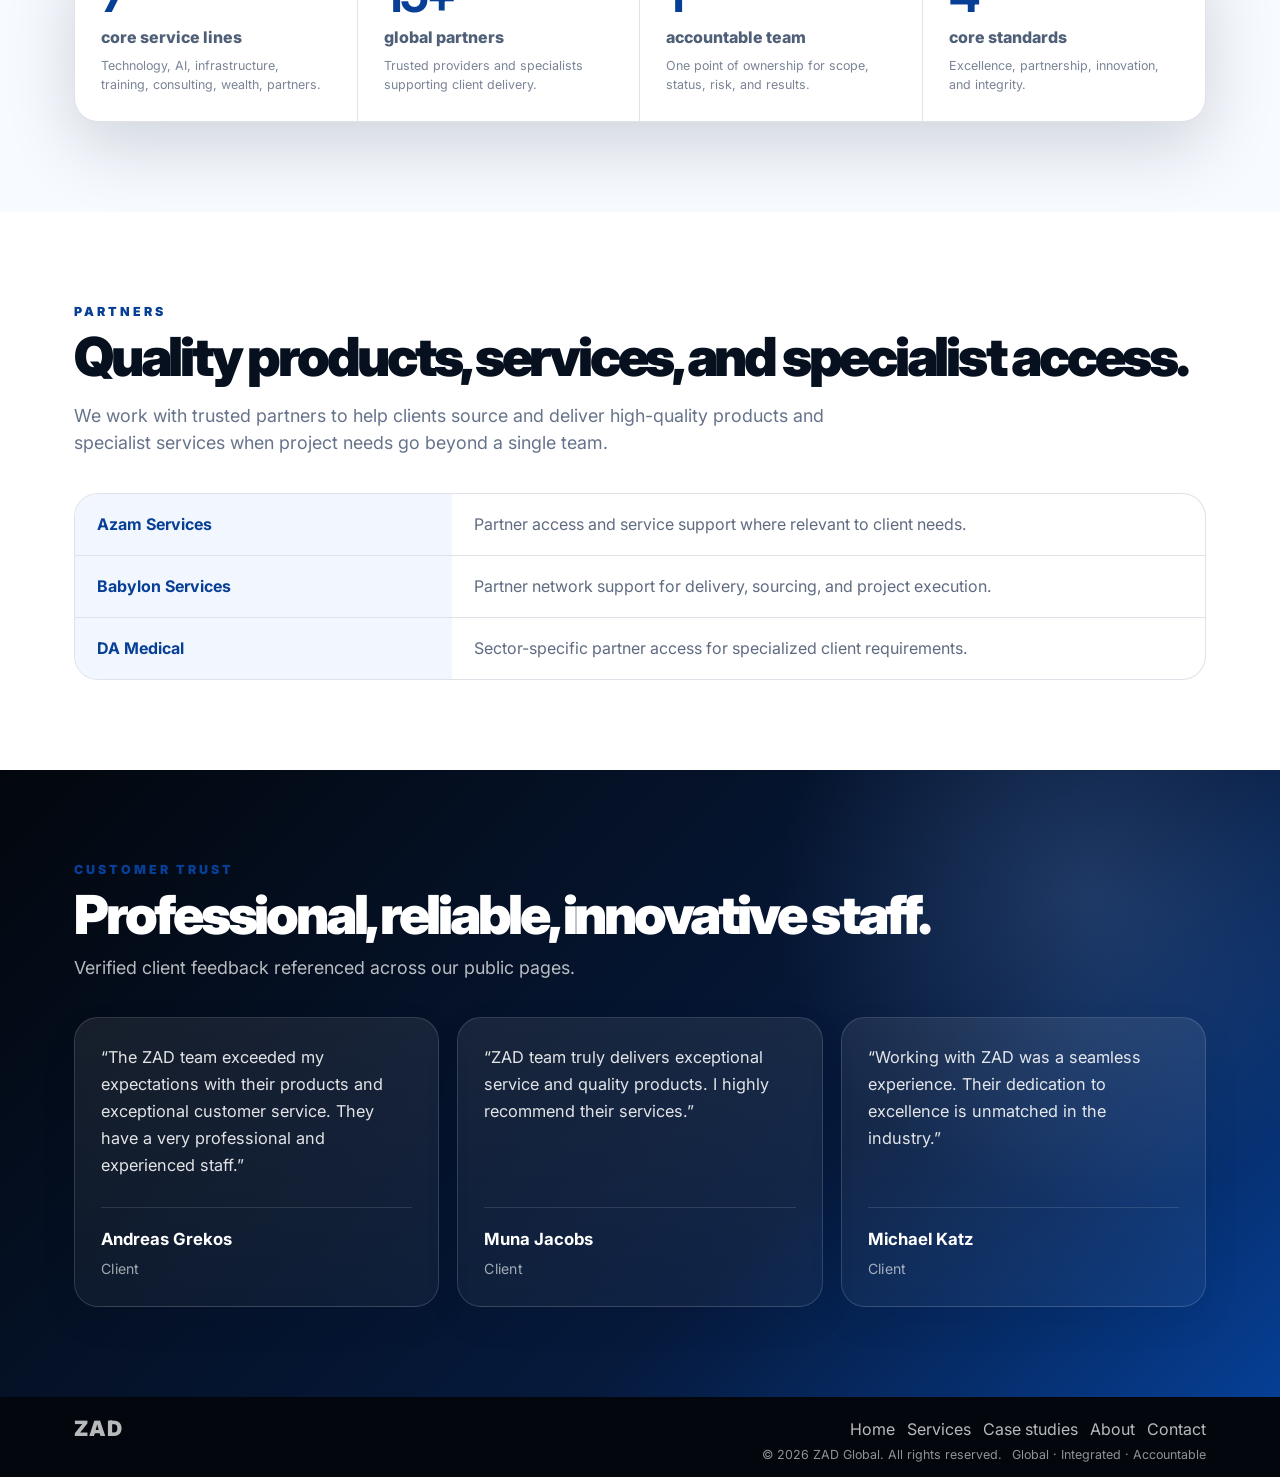
<file: about.html>
<!doctype html>
<html lang="en">
<head>
  <meta charset="utf-8">
  <meta name="viewport" content="width=device-width, initial-scale=1">
  <title>About ZAD Global — Integrated Professional Services</title>
  <meta name="description" content="Learn about ZAD Global: one integrated partner for technology, people, capital, partner access, quality assurance, and accountable delivery.">
  <link rel="preconnect" href="https://fonts.googleapis.com">
  <link rel="preconnect" href="https://fonts.gstatic.com" crossorigin>
  <link href="https://fonts.googleapis.com/css2?family=Inter:wght@500;650;700;800;900&display=swap" rel="stylesheet">
  <link rel="stylesheet" href="styles.css?v=20260514">
</head>
<body class="about-page"><header class="site-header">
  <div class="container navbar">
    <a class="logo" href="index.html" aria-label="ZAD home">ZAD</a>
    <nav class="nav-links" data-nav-links><a class="" href="index.html">Home</a><a class="" href="services.html">Services</a><a class="" href="cases.html">Case studies</a><a class="active" href="about.html">About</a><a class="" href="contact.html">Contact</a></nav>
    <div class="nav-actions">
      <div class="lang-switch" aria-label="Language switch"><a class="active" href="about.html">EN</a><a class="" href="fr/about.html">FR</a></div>
      <a class="btn btn-primary" href="contact.html">Talk to us</a>
      <button class="menu-btn" data-menu-button aria-expanded="false">Menu</button>
    </div>
  </div>
</header>
<main>
  <section class="page-hero"><div class="container"><h1>One partner. Full stack.</h1><p>ZAD helps organizations access reliable innovation, quality products, strong partners, and expert services through one accountable team.</p><div class="hero-cta"><a class="btn btn-primary" href="contact.html">Talk to us</a></div></div></section>
  <section id="company-overview" class="white company-principles-section"><div class="container split align-start"><div><p class="section-kicker">Business overview</p><h2 class="section-title">We consolidate the capabilities clients need under one roof.</h2><p class="section-lede">We help organizations modernize operations, strengthen teams, protect systems, and grow assets across technology, training, strategy, and finance.</p><p class="section-lede">Every capability is linked to a measurable outcome, a clear owner, and a practical delivery path.</p></div><div class="principles-panel"><div class="principles-head"><span>What we stand for</span><strong>Operating standards, not slogans.</strong></div><div class="principle-core"><span>ZAD</span><small>Accountable delivery</small></div><div class="principle-grid"><article><small>Standard</small><h3>Excellence</h3><p>Top-tier standards, clean execution, and no shortcuts on client work.</p></article><article><small>Alignment</small><h3>Partnership</h3><p>We operate close to the client team, aligned to outcomes and constraints.</p></article><article><small>Modernization</small><h3>Innovation</h3><p>Modern systems, AI-native tools, and practical technology that actually gets adopted.</p></article><article><small>Accountability</small><h3>Integrity</h3><p>Transparent pricing, honest timelines, and responsibility for what “done” means.</p></article></div></div></div></section>
  <section id="company-numbers" class="light"><div class="container"><p class="section-kicker">Our numbers</p><h2 class="section-title">A focused team with a global partner network.</h2><div class="stats-card mt-36"><div class="stat"><strong>7</strong><span>core service lines</span><small>Technology, AI, infrastructure, training, consulting, wealth, partners.</small></div><div class="stat"><strong>15+</strong><span>global partners</span><small>Trusted providers and specialists supporting client delivery.</small></div><div class="stat"><strong>1</strong><span>accountable team</span><small>One point of ownership for scope, status, risk, and results.</small></div><div class="stat"><strong>4</strong><span>core standards</span><small>Excellence, partnership, innovation, and integrity.</small></div></div></div></section>
  <section id="company-partners" class="white"><div class="container"><p class="section-kicker">Partners</p><h2 class="section-title">Quality products, services, and specialist access.</h2><p class="section-lede">We work with trusted partners to help clients source and deliver high-quality products and specialist services when project needs go beyond a single team.</p><div class="partner-table mt-36"><div class="partner-row"><strong>Azam Services</strong><span>Partner access and service support where relevant to client needs.</span></div><div class="partner-row"><strong>Babylon Services</strong><span>Partner network support for delivery, sourcing, and project execution.</span></div><div class="partner-row"><strong>DA Medical</strong><span>Sector-specific partner access for specialized client requirements.</span></div></div></div></section>
  <section id="company-trust" class="band-dark about-trust-section"><div class="container"><p class="section-kicker">Customer trust</p><h2 class="section-title">Professional, reliable, innovative staff.</h2><p class="section-lede">Verified client feedback referenced across our public pages.</p><div class="grid-3 mt-36 company-testimonial-strip"><div class="card testimonial-card"><p>“The ZAD team exceeded my expectations with their products and exceptional customer service. They have a very professional and experienced staff.”</p><div class="testimonial-person"><strong>Andreas Grekos</strong><span>Client</span></div></div><div class="card testimonial-card"><p>“ZAD team truly delivers exceptional service and quality products. I highly recommend their services.”</p><div class="testimonial-person"><strong>Muna Jacobs</strong><span>Client</span></div></div><div class="card testimonial-card"><p>“Working with ZAD was a seamless experience. Their dedication to excellence is unmatched in the industry.”</p><div class="testimonial-person"><strong>Michael Katz</strong><span>Client</span></div></div></div></div></section>
</main>
<footer class="footer">
  <div class="container">
    <div class="footer-grid">
      <div>
        <a class="logo" href="index.html" aria-label="ZAD home">ZAD</a>
        <p>One integrated partner for the technology, people, field operations, and capital your organization needs.</p>
        <form class="newsletter" data-static-form><input type="email" placeholder="Your email"><button class="btn btn-primary" type="submit">Submit</button></form>
      </div>
      <div><h4>Navigate</h4><div class="footer-links"><a href="index.html">Home</a><a href="services.html">Services</a><a href="cases.html">Case studies</a><a href="about.html">About</a><a href="contact.html">Contact</a></div></div>
      <div><h4>Services</h4><div class="footer-links"><a href="services.html#digital">Software & AI</a><a href="services.html#robotics">Robotics & field ops</a><a href="services.html#people">Training</a><a href="services.html#strategy">Strategy</a><a href="services.html#capital">Finance & partners</a></div></div>
      <div><h4>Contact</h4><p>info@zadglobal.org<br>Kigali Heights, 4th Floor East Wing<br>Kigali, Rwanda</p><div class="footer-links"><a href="contact.html">Book a diagnostic</a></div></div>
    </div>
    <div class="footer-bottom"><span>© 2026 ZAD Global. All rights reserved.</span><span>Global · Integrated · Accountable</span></div>
  </div>
</footer>
<script src="script.js?v=20260514"></script></body></html>
</file>
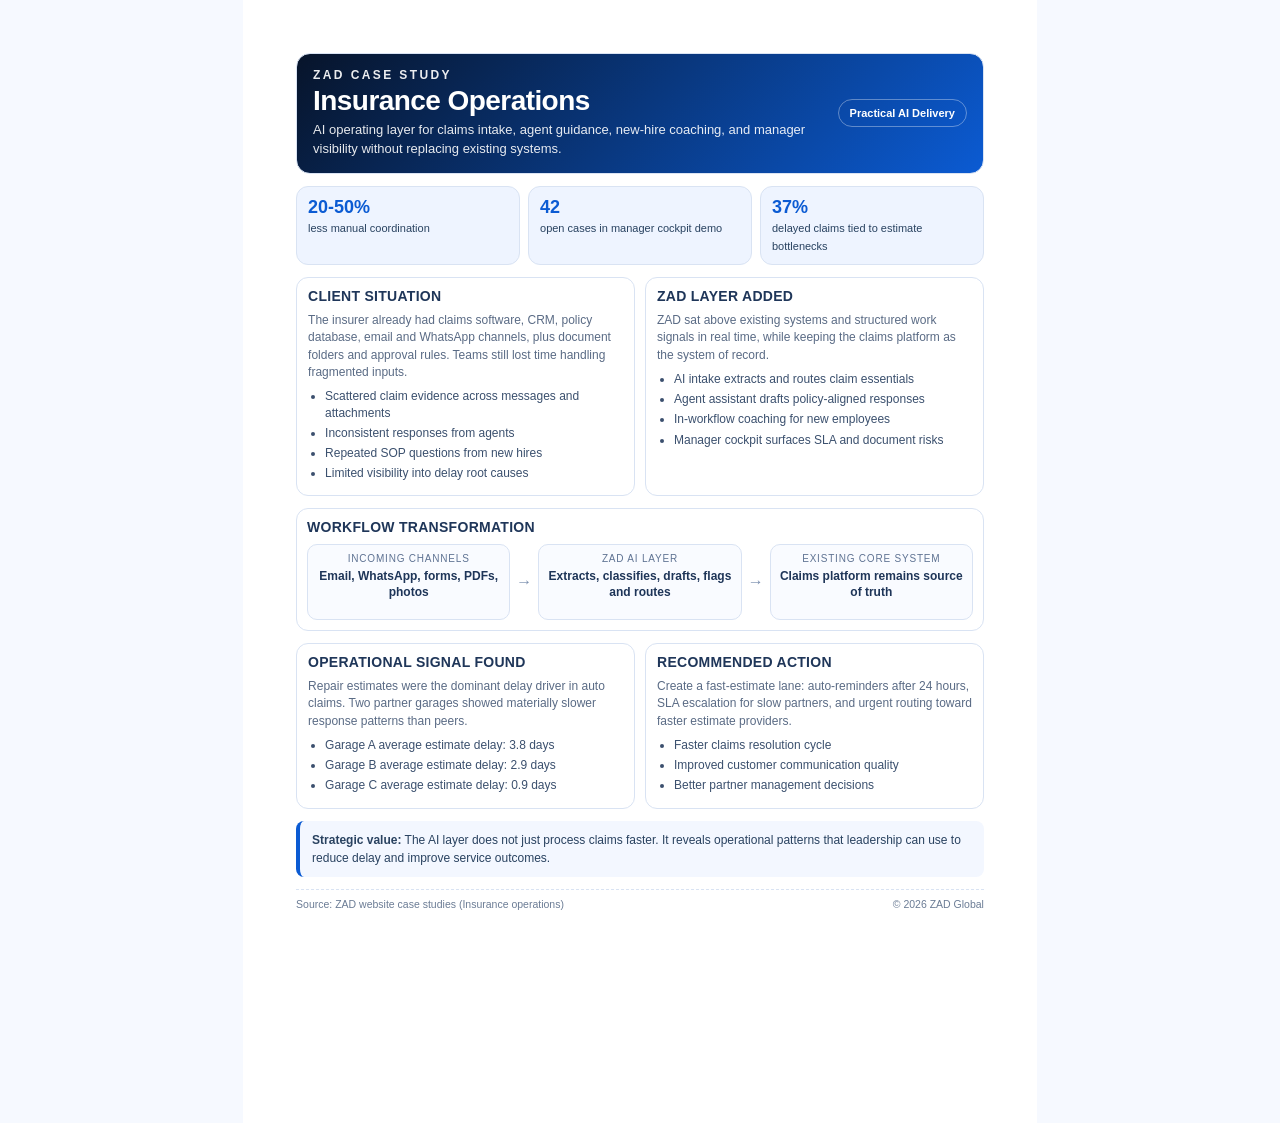
<file: case-study-insurance-onepager.html>
<!doctype html>
<html lang="en">
<head>
  <meta charset="utf-8">
  <meta name="viewport" content="width=device-width, initial-scale=1">
  <title>ZAD Case Study - Insurance Operations</title>
  <style>
    :root {
      --ink: #0b1220;
      --muted: #5a6b85;
      --blue: #0b5bd3;
      --blue-soft: #eef4ff;
      --line: #d9e3f3;
      --card: #ffffff;
      --bg: #f6f9ff;
    }
    * { box-sizing: border-box; }
    html, body { margin: 0; padding: 0; font-family: Arial, Helvetica, sans-serif; color: var(--ink); background: var(--bg); }
    .page {
      width: 210mm;
      min-height: 297mm;
      margin: 0 auto;
      background: #fff;
      padding: 14mm 14mm 12mm;
    }
    .header {
      border: 1px solid var(--line);
      border-radius: 14px;
      background: linear-gradient(135deg, #07142a, #0b5bd3);
      color: #fff;
      padding: 14px 16px;
      display: grid;
      grid-template-columns: 1fr auto;
      gap: 8px;
      align-items: center;
    }
    .brand { font-size: 12px; letter-spacing: 0.2em; font-weight: 700; opacity: 0.92; }
    h1 { margin: 4px 0 0; font-size: 28px; line-height: 1.05; letter-spacing: -0.02em; }
    .subtitle { margin: 6px 0 0; font-size: 13px; color: rgba(255,255,255,0.9); max-width: 560px; }
    .badge {
      border: 1px solid rgba(255,255,255,0.35);
      border-radius: 999px;
      padding: 7px 11px;
      font-size: 11px;
      font-weight: 700;
      white-space: nowrap;
    }
    .metrics {
      margin-top: 12px;
      display: grid;
      grid-template-columns: repeat(3, 1fr);
      gap: 8px;
    }
    .metric {
      border: 1px solid var(--line);
      border-radius: 12px;
      background: var(--blue-soft);
      padding: 10px 11px;
    }
    .metric b { display: block; font-size: 18px; color: var(--blue); }
    .metric span { font-size: 11px; color: #284260; }
    .grid {
      margin-top: 12px;
      display: grid;
      grid-template-columns: 1fr 1fr;
      gap: 10px;
    }
    .card {
      border: 1px solid var(--line);
      border-radius: 12px;
      background: var(--card);
      padding: 10px 11px;
    }
    h2 {
      margin: 0 0 7px;
      font-size: 14px;
      line-height: 1.2;
      letter-spacing: 0.02em;
      text-transform: uppercase;
      color: #1f3659;
    }
    p { margin: 0; font-size: 12px; line-height: 1.45; color: var(--muted); }
    ul { margin: 7px 0 0 17px; padding: 0; }
    li { margin: 4px 0; font-size: 12px; line-height: 1.35; color: #3b506e; }
    .flow {
      margin-top: 12px;
      border: 1px solid var(--line);
      border-radius: 12px;
      background: #fff;
      padding: 10px;
    }
    .flow-row {
      display: grid;
      grid-template-columns: 1fr auto 1fr auto 1fr;
      align-items: center;
      gap: 6px;
      text-align: center;
    }
    .flow-step {
      border: 1px solid var(--line);
      border-radius: 10px;
      background: #f9fbff;
      padding: 8px;
      min-height: 76px;
    }
    .flow-step small { display: block; font-size: 10px; letter-spacing: 0.08em; text-transform: uppercase; color: #5f7393; }
    .flow-step b { display: block; margin-top: 5px; font-size: 12px; line-height: 1.3; color: #1e3558; }
    .arrow { color: #7c90af; font-size: 16px; font-weight: 700; }
    .quote {
      margin-top: 12px;
      border-left: 4px solid var(--blue);
      background: #f3f7ff;
      border-radius: 8px;
      padding: 10px 12px;
      font-size: 12px;
      line-height: 1.5;
      color: #294260;
    }
    .footer {
      margin-top: 12px;
      padding-top: 8px;
      border-top: 1px dashed var(--line);
      display: grid;
      grid-template-columns: 1fr auto;
      gap: 8px;
      font-size: 10.5px;
      color: #6b7c95;
    }
    @page { size: A4; margin: 0; }
  </style>
</head>
<body>
  <main class="page">
    <section class="header">
      <div>
        <div class="brand">ZAD CASE STUDY</div>
        <h1>Insurance Operations</h1>
        <p class="subtitle">AI operating layer for claims intake, agent guidance, new-hire coaching, and manager visibility without replacing existing systems.</p>
      </div>
      <div class="badge">Practical AI Delivery</div>
    </section>

    <section class="metrics">
      <div class="metric"><b>20-50%</b><span>less manual coordination</span></div>
      <div class="metric"><b>42</b><span>open cases in manager cockpit demo</span></div>
      <div class="metric"><b>37%</b><span>delayed claims tied to estimate bottlenecks</span></div>
    </section>

    <section class="grid">
      <article class="card">
        <h2>Client Situation</h2>
        <p>The insurer already had claims software, CRM, policy database, email and WhatsApp channels, plus document folders and approval rules. Teams still lost time handling fragmented inputs.</p>
        <ul>
          <li>Scattered claim evidence across messages and attachments</li>
          <li>Inconsistent responses from agents</li>
          <li>Repeated SOP questions from new hires</li>
          <li>Limited visibility into delay root causes</li>
        </ul>
      </article>

      <article class="card">
        <h2>ZAD Layer Added</h2>
        <p>ZAD sat above existing systems and structured work signals in real time, while keeping the claims platform as the system of record.</p>
        <ul>
          <li>AI intake extracts and routes claim essentials</li>
          <li>Agent assistant drafts policy-aligned responses</li>
          <li>In-workflow coaching for new employees</li>
          <li>Manager cockpit surfaces SLA and document risks</li>
        </ul>
      </article>
    </section>

    <section class="flow">
      <h2 style="margin-bottom:8px;">Workflow Transformation</h2>
      <div class="flow-row">
        <div class="flow-step">
          <small>Incoming Channels</small>
          <b>Email, WhatsApp, forms, PDFs, photos</b>
        </div>
        <div class="arrow">→</div>
        <div class="flow-step">
          <small>ZAD AI Layer</small>
          <b>Extracts, classifies, drafts, flags and routes</b>
        </div>
        <div class="arrow">→</div>
        <div class="flow-step">
          <small>Existing Core System</small>
          <b>Claims platform remains source of truth</b>
        </div>
      </div>
    </section>

    <section class="grid">
      <article class="card">
        <h2>Operational Signal Found</h2>
        <p>Repair estimates were the dominant delay driver in auto claims. Two partner garages showed materially slower response patterns than peers.</p>
        <ul>
          <li>Garage A average estimate delay: 3.8 days</li>
          <li>Garage B average estimate delay: 2.9 days</li>
          <li>Garage C average estimate delay: 0.9 days</li>
        </ul>
      </article>
      <article class="card">
        <h2>Recommended Action</h2>
        <p>Create a fast-estimate lane: auto-reminders after 24 hours, SLA escalation for slow partners, and urgent routing toward faster estimate providers.</p>
        <ul>
          <li>Faster claims resolution cycle</li>
          <li>Improved customer communication quality</li>
          <li>Better partner management decisions</li>
        </ul>
      </article>
    </section>

    <section class="quote">
      <b>Strategic value:</b> The AI layer does not just process claims faster. It reveals operational patterns that leadership can use to reduce delay and improve service outcomes.
    </section>

    <footer class="footer">
      <span>Source: ZAD website case studies (Insurance operations)</span>
      <span>© 2026 ZAD Global</span>
    </footer>
  </main>
</body>
</html>
</file>
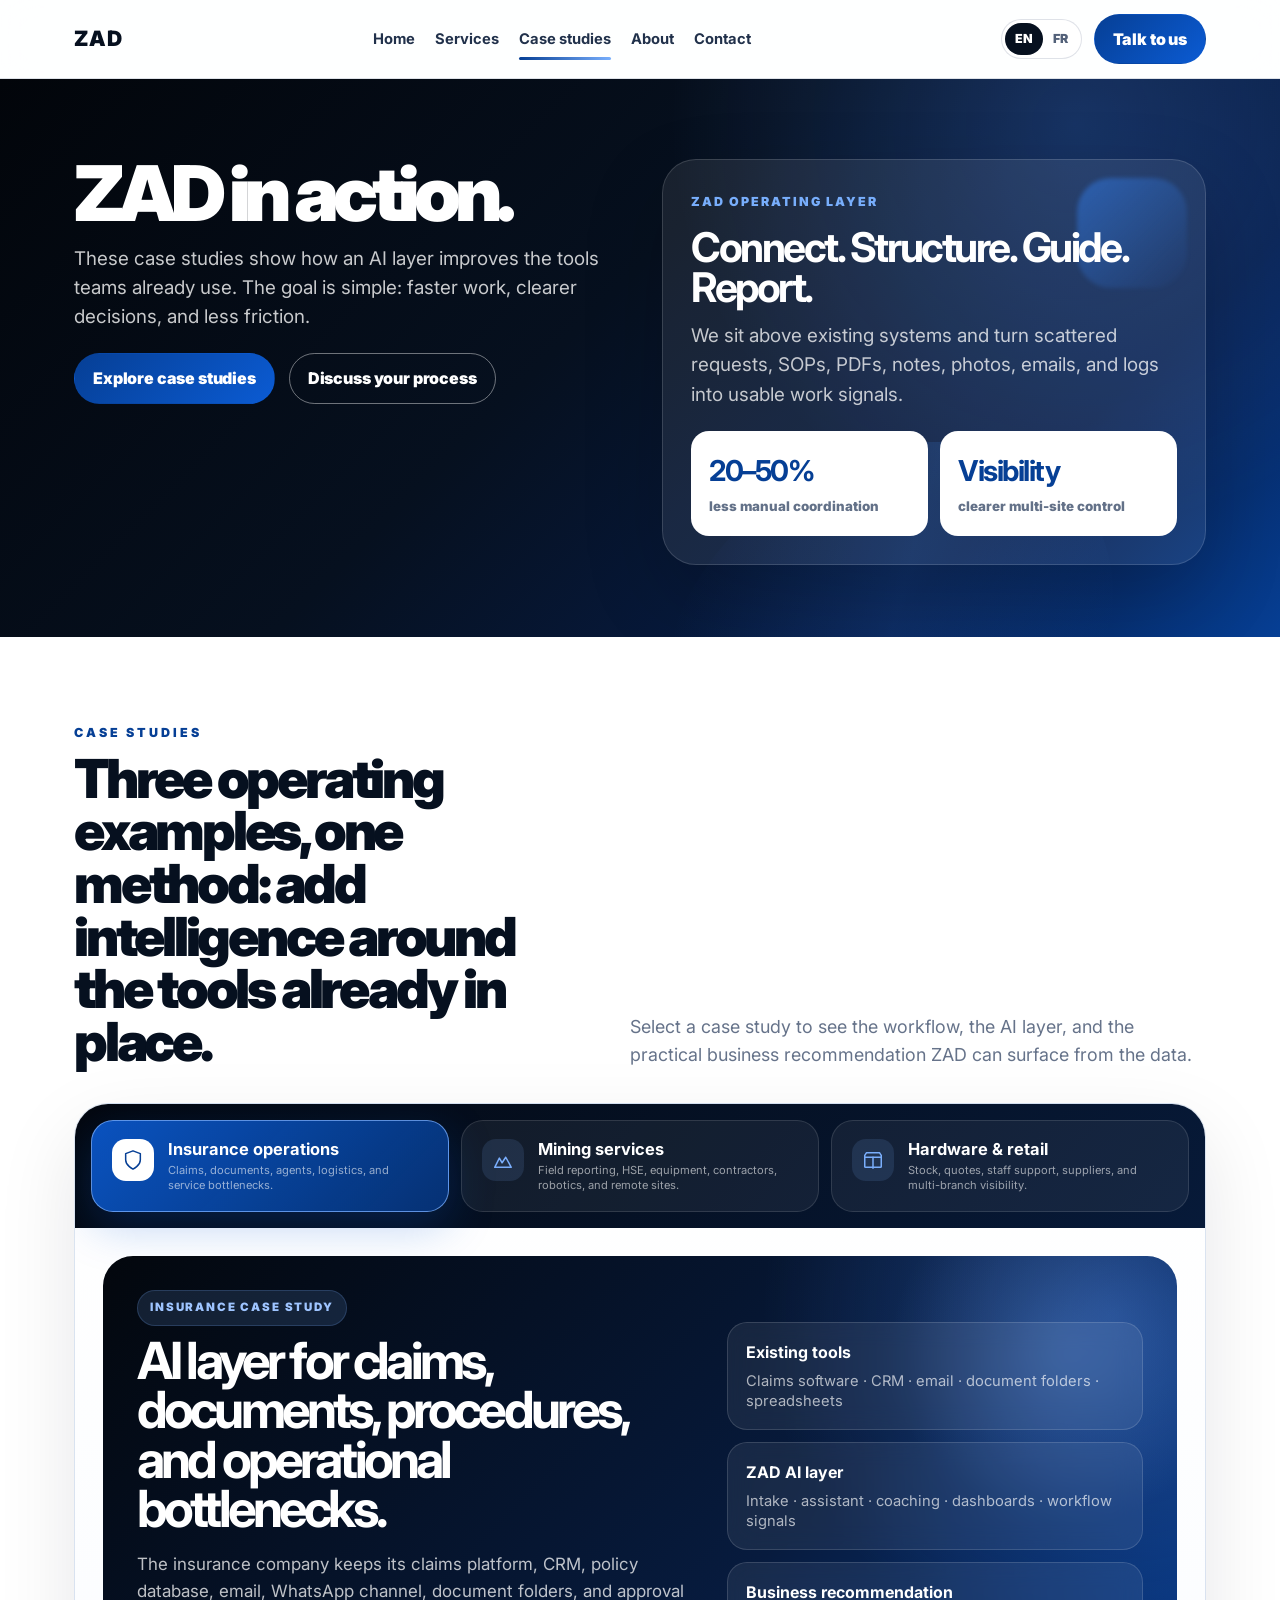
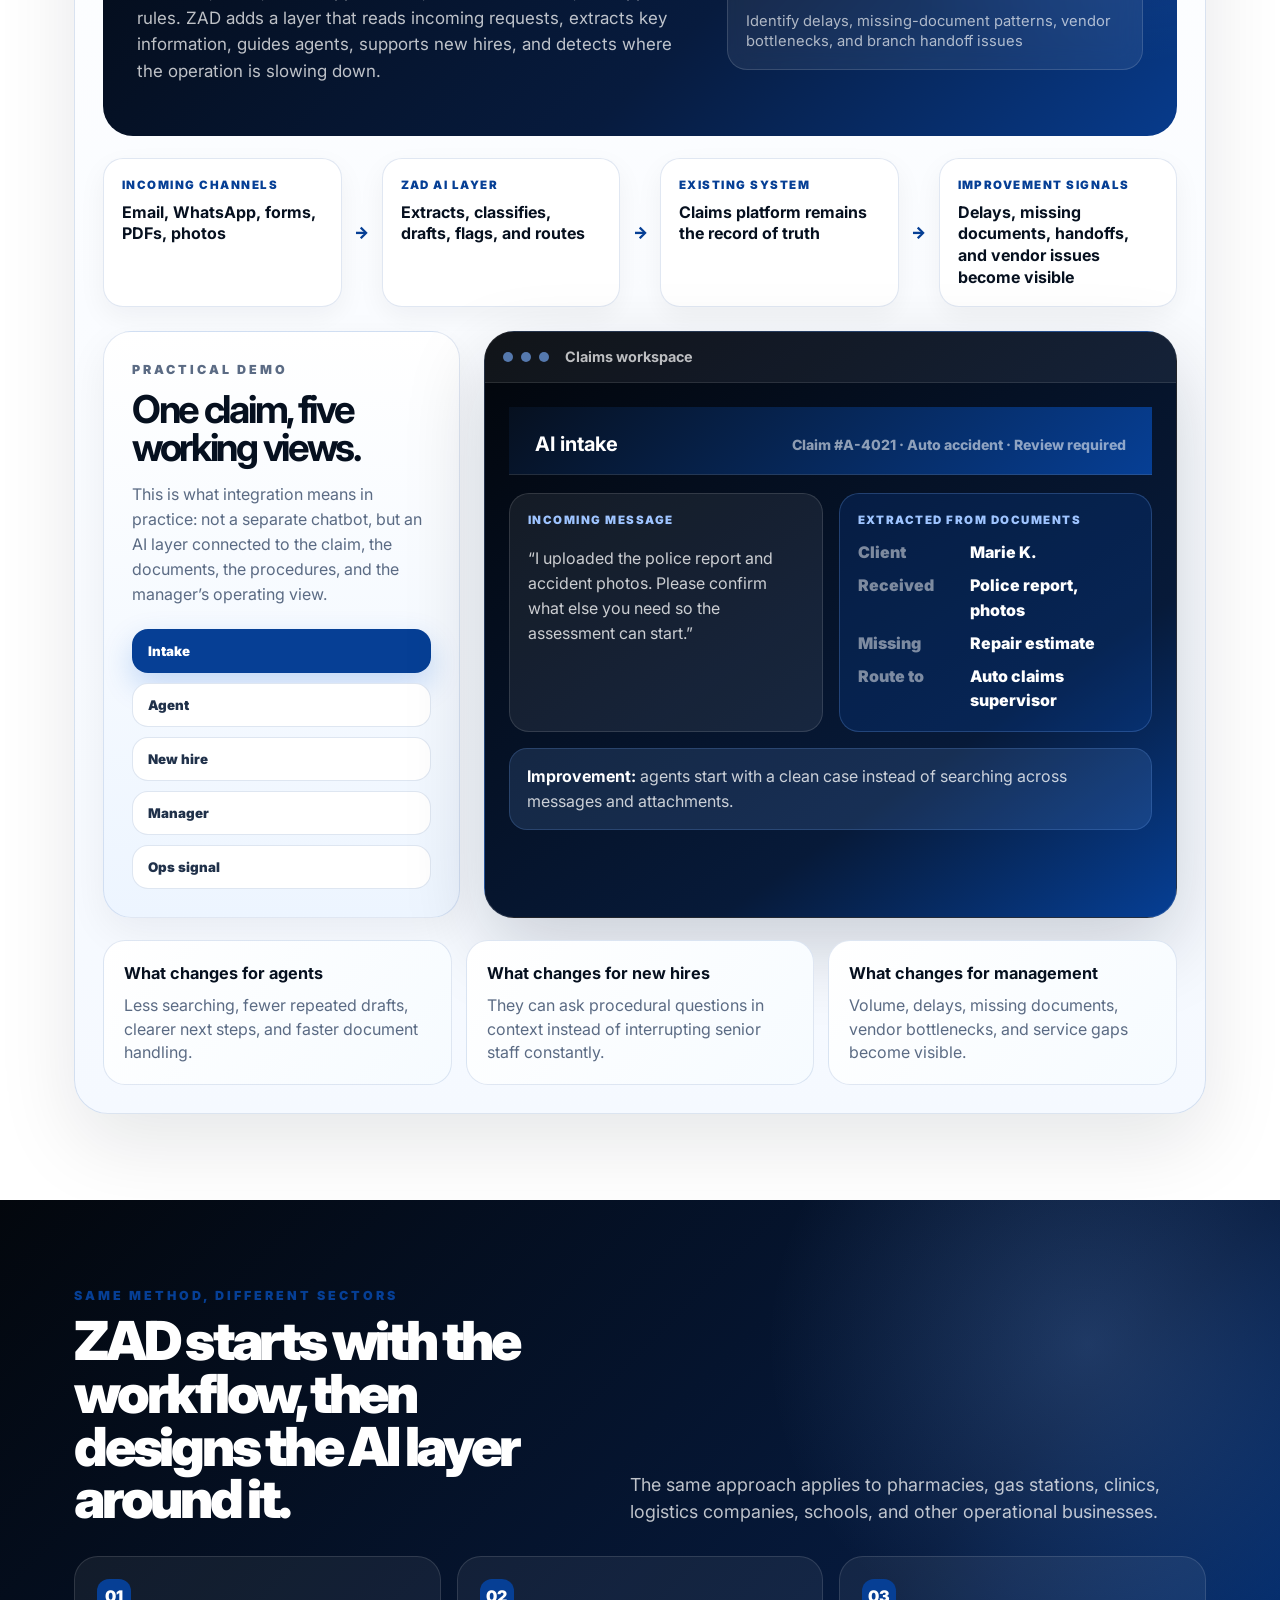
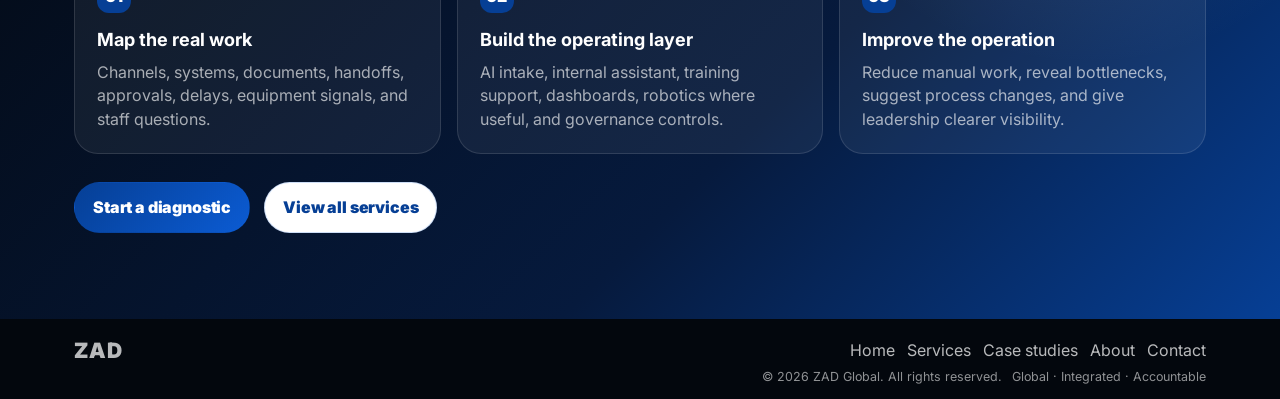
<file: cases.html>
<!doctype html>
<html lang="en">
<head>
  <meta charset="utf-8">
  <meta name="viewport" content="width=device-width, initial-scale=1">
  <title>ZAD Global — AI Case Studies for Insurance, Mining & Retail</title>
  <meta name="description" content="Practical AI case studies showing how ZAD adds an operating layer to existing insurance, mining, and retail systems without replacing the tools teams already use.">
  <link rel="preconnect" href="https://fonts.googleapis.com">
  <link rel="preconnect" href="https://fonts.gstatic.com" crossorigin>
  <link href="https://fonts.googleapis.com/css2?family=Inter:wght@500;650;700;800;900&display=swap" rel="stylesheet">
  <link rel="stylesheet" href="styles.css?v=20260514">
</head>
<body><header class="site-header">
  <div class="container navbar">
    <a class="logo" href="index.html" aria-label="ZAD home">ZAD</a>
    <nav class="nav-links" data-nav-links><a class="" href="index.html">Home</a><a class="" href="services.html">Services</a><a class="active" href="cases.html">Case studies</a><a class="" href="about.html">About</a><a class="" href="contact.html">Contact</a></nav>
    <div class="nav-actions">
      <div class="lang-switch" aria-label="Language switch"><a class="active" href="cases.html">EN</a><a class="" href="fr/cases.html">FR</a></div>
      <a class="btn btn-primary" href="contact.html">Talk to us</a>
      <button class="menu-btn" data-menu-button aria-expanded="false">Menu</button>
    </div>
  </div>
</header>
<main>
  <section class="page-hero case-world-hero">
    <div class="container split align-start">
      <div>
        <h1>ZAD in action.</h1>
        <p class="lede">These case studies show how an AI layer improves the tools teams already use. The goal is simple: faster work, clearer decisions, and less friction.</p>
        <div class="hero-cta"><a class="btn btn-primary" href="#case-worlds">Explore case studies</a><a class="btn btn-outline" href="contact.html">Discuss your process</a></div>
      </div>
      <div class="case-hero-card case-world-card">
        <span>ZAD operating layer</span>
        <h3>Connect. Structure. Guide. Report.</h3>
        <p>We sit above existing systems and turn scattered requests, SOPs, PDFs, notes, photos, emails, and logs into usable work signals.</p>
        <div class="case-hero-metrics"><div><strong>20–50%</strong><small>less manual coordination</small></div><div><strong>Visibility</strong><small>clearer multi-site control</small></div></div>
      </div>
    </div>
  </section>

  <section class="white case-worlds-section" id="case-worlds" data-reveal>
    <div class="container">
      <div class="section-head-row compact-head">
        <div><p class="section-kicker">Case studies</p><h2 class="section-title">Three operating examples, one method: add intelligence around the tools already in place.</h2></div>
        <p class="section-lede">Select a case study to see the workflow, the AI layer, and the practical business recommendation ZAD can surface from the data.</p>
      </div>

      <div class="case-world-switch" data-case-world>
        <div class="case-world-tabs-dock">
        <div class="case-world-tabs" role="tablist" aria-label="Case study selector">
          <button class="active" type="button" data-world-tab="insurance"><span aria-hidden="true"><svg xmlns="http://www.w3.org/2000/svg" viewBox="0 0 24 24" fill="none" stroke="currentColor" stroke-width="1.65" stroke-linecap="round" stroke-linejoin="round"><path d="M12 22s8-4 8-10V5l-8-3-8 3v7c0 6 8 10 8 10z"/></svg></span><strong>Insurance operations</strong><small>Claims, documents, agents, logistics, and service bottlenecks.</small></button>
          <button type="button" data-world-tab="mining"><span aria-hidden="true"><svg xmlns="http://www.w3.org/2000/svg" viewBox="0 0 24 24" fill="none" stroke="currentColor" stroke-width="1.65" stroke-linecap="round" stroke-linejoin="round"><path d="M3 20h18l-6-11-4 6-3-5-5 10z"/></svg></span><strong>Mining services</strong><small>Field reporting, HSE, equipment, contractors, robotics, and remote sites.</small></button>
          <button type="button" data-world-tab="retail"><span aria-hidden="true"><svg xmlns="http://www.w3.org/2000/svg" viewBox="0 0 24 24" fill="none" stroke="currentColor" stroke-width="1.65" stroke-linecap="round" stroke-linejoin="round"><path d="M3 9h18v10a1 1 0 0 1-1 1H4a1 1 0 0 1-1-1V9z"/><path d="M3 9V7l2-3h14l2 3v2"/><path d="M12 9v12"/></svg></span><strong>Hardware &amp; retail</strong><small>Stock, quotes, staff support, suppliers, and multi-branch visibility.</small></button>
        </div>
        <div class="case-world-tab-lede" id="case-world-tab-lede" aria-live="polite">
          <p class="active" data-world-tab-lede="insurance">Claims, documents, agents, logistics, and service bottlenecks.</p>
          <p data-world-tab-lede="mining">Field reporting, HSE, equipment, contractors, robotics, and remote sites.</p>
          <p data-world-tab-lede="retail">Stock, quotes, staff support, suppliers, and multi-branch visibility.</p>
        </div>
        </div>

        <article class="case-world-panel active" data-world-panel="insurance">
          <div class="world-panel-hero insurance-world">
            <div>
              <span class="world-label">Insurance case study</span>
              <h3>AI layer for claims, documents, procedures, and operational bottlenecks.</h3>
              <p>The insurance company keeps its claims platform, CRM, policy database, email, WhatsApp channel, document folders, and approval rules. ZAD adds a layer that reads incoming requests, extracts key information, guides agents, supports new hires, and detects where the operation is slowing down.</p>
            </div>
            <div class="world-stack">
              <div><b>Existing tools</b><span>Claims software · CRM · email · document folders · spreadsheets</span></div>
              <div><b>ZAD AI layer</b><span>Intake · assistant · coaching · dashboards · workflow signals</span></div>
              <div><b>Business recommendation</b><span>Identify delays, missing-document patterns, vendor bottlenecks, and branch handoff issues</span></div>
            </div>
          </div>

          <div class="case-flow-diagram">
            <div><small>Incoming channels</small><strong>Email, WhatsApp, forms, PDFs, photos</strong></div>
            <i></i>
            <div><small>ZAD AI layer</small><strong>Extracts, classifies, drafts, flags, and routes</strong></div>
            <i></i>
            <div><small>Existing system</small><strong>Claims platform remains the record of truth</strong></div>
            <i></i>
            <div><small>Improvement signals</small><strong>Delays, missing documents, handoffs, and vendor issues become visible</strong></div>
          </div>

          <div class="workspace-showcase insurance-showcase">
            <div class="workspace-copy">
              <p class="section-kicker">Practical demo</p>
              <h3>One claim, five working views.</h3>
              <p>This is what integration means in practice: not a separate chatbot, but an AI layer connected to the claim, the documents, the procedures, and the manager’s operating view.</p>
              <div class="mini-selector" data-mini-case="insurance">
                <button class="active" type="button" data-mini-tab="intake">Intake</button>
                <button type="button" data-mini-tab="agent">Agent</button>
                <button type="button" data-mini-tab="coach">New hire</button>
                <button type="button" data-mini-tab="manager">Manager</button>
                <button type="button" data-mini-tab="recommendation">Ops signal</button>
              </div>
            </div>
            <div class="software-screen">
              <div class="screen-chrome"><span></span><span></span><span></span><b>Claims workspace</b></div>
              <section class="mini-panel active" data-mini-panel="intake">
                <div class="screen-topline clean"><b>AI intake</b><em>Claim #A-4021 · Auto accident · Review required</em></div>
                <div class="screen-grid">
                  <div class="screen-card"><small>Incoming message</small><p>“I uploaded the police report and accident photos. Please confirm what else you need so the assessment can start.”</p></div>
                  <div class="screen-card blue"><small>Extracted from documents</small><dl><dt>Client</dt><dd>Marie K.</dd><dt>Received</dt><dd>Police report, photos</dd><dt>Missing</dt><dd>Repair estimate</dd><dt>Route to</dt><dd>Auto claims supervisor</dd></dl></div>
                </div>
                <div class="screen-insight"><b>Improvement:</b> agents start with a clean case instead of searching across messages and attachments.</div>
              </section>
              <section class="mini-panel" data-mini-panel="agent">
                <div class="screen-topline clean"><b>Agent assistant</b><em>Connected to SOPs, templates, policy notes, and case data</em></div>
                <div class="chat-demo-large compact-chat">
                  <div class="chat-row user">The repair estimate is missing, but the customer is asking if review can begin. What should I send and how should I update the case?</div>
                  <div class="chat-row ai">Keep the file in “documents pending.” Assessment preparation can start, but final review should wait for the repair estimate. Draft a client follow-up and add an internal note listing received and missing documents.</div>
                </div>
                <div class="screen-insight"><b>Improvement:</b> faster, more consistent responses while the agent keeps final control.</div>
              </section>
              <section class="mini-panel" data-mini-panel="coach">
                <div class="screen-topline clean"><b>New-hire coach</b><em>Training inside the workflow</em></div>
                <div class="coach-answer-large refined-coach"><h4>Question from a new employee</h4><p>“The accident date is inside the grace period, but the payment was late. Before routing this claim, what must I check?”</p><ol><li>Confirm coverage status on the accident date.</li><li>Check payment timestamp against the grace-period rule.</li><li>Add a case note with the evidence used.</li><li>Route to supervisor if dates conflict.</li></ol><span>Source: Auto Claims SOP · Grace-period section</span></div>
                <div class="screen-insight"><b>Improvement:</b> senior agents answer fewer repetitive procedure questions.</div>
              </section>
              <section class="mini-panel" data-mini-panel="manager">
                <div class="screen-topline clean"><b>Manager cockpit</b><em>Signals from workflow activity</em></div>
                <div class="manager-metrics-row refined-metrics"><div><strong>42</strong><span>open cases</span></div><div><strong>11</strong><span>SLA risks</span></div><div><strong>18</strong><span>missing docs</span></div></div>
                <table class="cockpit-table refined-table"><thead><tr><th>Queue</th><th>Issue</th><th>Action</th></tr></thead><tbody><tr><td>Auto claims</td><td>Repair estimates missing</td><td>Bulk follow-up</td></tr><tr><td>Property</td><td>Photos not attached</td><td>Request evidence</td></tr><tr><td>Supervisor review</td><td>Grace-period conflicts</td><td>Prioritize today</td></tr></tbody></table>
                <div class="screen-insight"><b>Improvement:</b> managers see bottlenecks before customers start chasing the company.</div>
              </section>
              <section class="mini-panel" data-mini-panel="recommendation">
                <div class="screen-topline clean"><b>Operational recommendation</b><em>AI-detected pattern across claims, vendors, and branches</em></div>
                <div class="recommendation-grid">
                  <div class="recommendation-card alert"><small>Detected signal</small><h4>Repair estimates are the main delay driver.</h4><p>37% of auto claims delayed this month are waiting on repair estimates from two partner garages.</p></div>
                  <div class="recommendation-card"><small>ZAD suggestion</small><h4>Create a fast-estimate lane.</h4><p>Auto-send missing-estimate reminders after 24 hours, rank garages by response time, and route urgent cases to faster partners.</p></div>
                </div>
                <table class="cockpit-table refined-table"><thead><tr><th>Partner</th><th>Avg. delay</th><th>Suggested action</th></tr></thead><tbody><tr><td>Garage A</td><td>3.8 days</td><td>Escalate SLA</td></tr><tr><td>Garage B</td><td>2.9 days</td><td>Reduce urgent routing</td></tr><tr><td>Garage C</td><td>0.9 days</td><td>Preferred partner lane</td></tr></tbody></table>
                <div class="screen-insight"><b>Strategic value:</b> the AI layer does not only process claims; it reveals operational choices that can reduce delay and improve customer experience.</div>
              </section>
            </div>
          </div>

          <div class="world-value-grid">
            <div><strong>What changes for agents</strong><p>Less searching, fewer repeated drafts, clearer next steps, and faster document handling.</p></div>
            <div><strong>What changes for new hires</strong><p>They can ask procedural questions in context instead of interrupting senior staff constantly.</p></div>
            <div><strong>What changes for management</strong><p>Volume, delays, missing documents, vendor bottlenecks, and service gaps become visible.</p></div>
          </div>
        </article>

        <article class="case-world-panel" data-world-panel="mining">
          <div class="world-panel-hero mining-world">
            <div>
              <span class="world-label">Mining services case study</span>
              <h3>AI and robotics layer for field reports, HSE, equipment, contractors, and remote sites.</h3>
              <p>Mining operators and mining-service companies often already have fleet systems, maintenance tools, ERP, HSE checklists, dispatch logs, contractor procedures, and some equipment monitoring. ZAD does not replace those systems. We add an intelligence layer that structures field updates, searches procedures, surfaces maintenance patterns, and can connect drones, sensors, cameras, or field robotics where they make the operation safer and clearer.</p>
            </div>
            <div class="world-stack">
              <div><b>Existing mining tools</b><span>Fleet · CMMS · ERP · HSE logs · Excel · contractor reports</span></div>
              <div><b>ZAD AI layer</b><span>Procedure search · field report structuring · maintenance patterns · site dashboards</span></div>
              <div><b>Robotics layer</b><span>Drones, cameras, sensors, remote inspections, and training labs where useful</span></div>
            </div>
          </div>

          <div class="case-flow-diagram mining-flow">
            <div><small>Field signals</small><strong>Voice notes, photos, inspections, drones, sensors, operator comments</strong></div>
            <i></i>
            <div><small>ZAD AI layer</small><strong>Turns messy updates into structured reports and tickets</strong></div>
            <i></i>
            <div><small>Existing systems</small><strong>CMMS, HSE, ERP, dispatch and document libraries stay in place</strong></div>
            <i></i>
            <div><small>Site leadership</small><strong>Open actions, downtime risks, contractor delays, HSE gaps, and robotics opportunities become visible</strong></div>
          </div>

          <div class="workspace-showcase mining-showcase">
            <div class="workspace-copy">
              <p class="section-kicker">Practical demo</p>
              <h3>One field issue, five operating views.</h3>
              <p>The value is not another dashboard alone. It is a layer that transforms scattered field updates into clearer work for HSE, maintenance, contractors, managers, and field technology teams.</p>
              <div class="mini-selector" data-mini-case="mining">
                <button class="active" type="button" data-mini-tab="field">Field report</button>
                <button type="button" data-mini-tab="hse">HSE assistant</button>
                <button type="button" data-mini-tab="maintenance">Maintenance intel</button>
                <button type="button" data-mini-tab="robotics">Robotics layer</button>
                <button type="button" data-mini-tab="site">Site cockpit</button>
              </div>
            </div>
            <div class="software-screen mining-screen">
              <div class="screen-chrome"><span></span><span></span><span></span><b>Site operations workspace</b></div>
              <section class="mini-panel active" data-mini-panel="field">
                <div class="screen-topline clean"><b>Field report transformer</b><em>Crusher area · Conveyor B · High priority</em></div>
                <div class="screen-grid">
                  <div class="screen-card"><small>Raw field update</small><p>Photo uploaded + voice note: “Belt edge is tearing near transfer point. Same issue as last week. Dust buildup visible. Need inspection before night shift.”</p></div>
                  <div class="screen-card blue"><small>Structured output</small><dl><dt>Asset</dt><dd>Conveyor B</dd><dt>Issue</dt><dd>Belt damage + dust buildup</dd><dt>Risk</dt><dd>Repeat fault / downtime risk</dd><dt>Action</dt><dd>Inspection before night shift</dd></dl></div>
                </div>
                <div class="screen-insight"><b>Improvement:</b> voice notes, photos, and operator comments become usable work signals.</div>
              </section>
              <section class="mini-panel" data-mini-panel="hse">
                <div class="screen-topline clean"><b>HSE and procedure assistant</b><em>Search across SOPs, permits, checklists, and site rules</em></div>
                <div class="chat-demo-large compact-chat">
                  <div class="chat-row user">Before a contractor inspects Conveyor B near the transfer point, what should the supervisor verify?</div>
                  <div class="chat-row ai">Confirm isolation/lockout requirements, verify permit-to-work status, check restricted area access, confirm PPE and dust-control measures, and document the pre-task risk assessment before work begins.</div>
                </div>
                <div class="screen-insight"><b>Improvement:</b> site teams find the right procedure faster without replacing HSE authority.</div>
              </section>
              <section class="mini-panel" data-mini-panel="maintenance">
                <div class="screen-topline clean"><b>Maintenance intelligence</b><em>Patterns across tickets, logs, parts, and notes</em></div>
                <table class="cockpit-table refined-table"><thead><tr><th>Pattern</th><th>Evidence</th><th>Suggested review</th></tr></thead><tbody><tr><td>Repeat belt edge damage</td><td>3 reports / 14 days</td><td>Alignment + transfer point</td></tr><tr><td>Delayed inspection</td><td>2 contractor delays</td><td>Escalate vendor SLA</td></tr><tr><td>Dust buildup</td><td>Photos in 4 reports</td><td>Housekeeping + dust control</td></tr></tbody></table>
                <div class="screen-insight"><b>Improvement:</b> management sees patterns hidden across maintenance history and field reports.</div>
              </section>
              <section class="mini-panel" data-mini-panel="robotics">
                <div class="screen-topline clean"><b>Robotics and remote inspection opportunity</b><em>When the AI layer reveals a repeat field problem</em></div>
                <div class="recommendation-grid">
                  <div class="recommendation-card alert"><small>Detected signal</small><h4>Repeated manual inspections in a hazardous or remote zone.</h4><p>Conveyor B and the transfer point generate recurring photo reports, dust observations, and contractor visits.</p></div>
                  <div class="recommendation-card"><small>ZAD suggestion</small><h4>Add a remote inspection routine.</h4><p>Use a drone route, fixed camera, or rugged sensor feed to capture repeat inspection points, then connect the images to the AI reporting layer.</p></div>
                </div>
                <div class="visual-pills"><span>Drone inspection path</span><span>Fixed camera checkpoint</span><span>Dust / vibration sensor</span><span>Training lab simulation</span></div>
                <div class="screen-insight"><b>Strategic value:</b> ZAD can identify where robotics adds real operational value instead of proposing hardware for its own sake.</div>
              </section>
              <section class="mini-panel" data-mini-panel="site">
                <div class="screen-topline clean"><b>Site cockpit</b><em>Remote-site visibility for operations leadership</em></div>
                <div class="manager-metrics-row refined-metrics"><div><strong>17</strong><span>open actions</span></div><div><strong>5</strong><span>downtime risks</span></div><div><strong>3</strong><span>contractor delays</span></div></div>
                <table class="cockpit-table refined-table"><thead><tr><th>Site</th><th>Signal</th><th>Priority</th></tr></thead><tbody><tr><td>North Pit</td><td>Conveyor B repeat fault</td><td>High</td></tr><tr><td>Workshop</td><td>Parts shortage on PM tasks</td><td>Medium</td></tr><tr><td>Contractors</td><td>Two interventions overdue</td><td>High</td></tr></tbody></table>
                <div class="screen-insight"><b>Improvement:</b> leadership sees open actions, contractor delays, and risk signals across remote operations.</div>
              </section>
            </div>
          </div>

          <div class="world-value-grid">
            <div><strong>What changes in the field</strong><p>Photos, voice notes, inspections, and sensor observations become structured reports that can be tracked.</p></div>
            <div><strong>What changes for HSE and maintenance</strong><p>Procedures, permits, recurring faults, parts issues, robotics opportunities, and contractor actions become easier to manage.</p></div>
            <div><strong>What changes for leadership</strong><p>Remote-site activity becomes visible without relying only on calls, WhatsApp, or delayed manual summaries.</p></div>
          </div>
        </article>

        <article class="case-world-panel" data-world-panel="retail">
          <div class="world-panel-hero retail-world">
            <div>
              <span class="world-label">Hardware & retail case study</span>
              <h3>AI layer for stock, quotes, suppliers, staff training, and branch visibility.</h3>
              <p>Hardware stores, quincailleries, supermarkets, and wholesalers often already have POS systems, Excel files, supplier invoices, WhatsApp orders, shelf checks, and staff knowledge. ZAD connects those signals into a clearer operating layer that helps employees serve customers faster and helps owners see what is selling, missing, delayed, or overstocked.</p>
            </div>
            <div class="world-stack">
              <div><b>Existing tools</b><span>POS · Excel · supplier invoices · WhatsApp · shelf checks · branch reports</span></div>
              <div><b>ZAD AI layer</b><span>Product search · quote support · reorder alerts · staff coach · owner dashboard</span></div>
              <div><b>Business recommendation</b><span>Stock transfers, reorder rules, slow-moving items, supplier delays, and branch training gaps</span></div>
            </div>
          </div>

          <div class="case-flow-diagram retail-flow">
            <div><small>Daily signals</small><strong>Sales, stock checks, customer questions, quotes, supplier deliveries</strong></div>
            <i></i>
            <div><small>ZAD AI layer</small><strong>Finds products, prepares quotes, flags stock risk, and guides staff</strong></div>
            <i></i>
            <div><small>Existing records</small><strong>POS, stock sheet, supplier list, invoices, and branch notes remain useful</strong></div>
            <i></i>
            <div><small>Owner view</small><strong>Stockouts, dead stock, supplier issues, and branch performance become visible</strong></div>
          </div>

          <div class="workspace-showcase retail-showcase">
            <div class="workspace-copy">
              <p class="section-kicker">Practical demo</p>
              <h3>One customer request, five operating views.</h3>
              <p>The value is practical: staff find products faster, quotes are cleaner, stock problems surface earlier, and the owner sees what each branch needs.</p>
              <div class="mini-selector" data-mini-case="retail">
                <button class="active" type="button" data-mini-tab="product">Product assistant</button>
                <button type="button" data-mini-tab="quote">Quote builder</button>
                <button type="button" data-mini-tab="stock">Stock signals</button>
                <button type="button" data-mini-tab="owner">Owner cockpit</button>
                <button type="button" data-mini-tab="retail-advice">Business suggestion</button>
              </div>
            </div>
            <div class="software-screen retail-screen">
              <div class="screen-chrome"><span></span><span></span><span></span><b>Retail operations workspace</b></div>
              <section class="mini-panel active" data-mini-panel="product">
                <div class="screen-topline clean"><b>Product and stock assistant</b><em>Connected to product catalog, price list, and branch stock</em></div>
                <div class="chat-demo-large compact-chat">
                  <div class="chat-row user">A customer needs materials for a bathroom plumbing job. Which PVC pipes, fittings, and adhesives do we have in stock, and which branch has the missing items?</div>
                  <div class="chat-row ai">Branch 1 has 32mm PVC pipes, elbows, and adhesive. Branch 2 has the missing reducers. Prepare a split-stock quote or transfer reducers before 3 PM. Alternative brand available with 8% lower margin.</div>
                </div>
                <div class="screen-insight"><b>Improvement:</b> staff do not need to memorize every item, branch, equivalent product, or price.</div>
              </section>
              <section class="mini-panel" data-mini-panel="quote">
                <div class="screen-topline clean"><b>Quote builder</b><em>Customer request → clean quote → follow-up</em></div>
                <div class="screen-grid">
                  <div class="screen-card"><small>Customer request</small><p>“Send a quote for 40 bags of cement, 20 iron rods, 15 sheets of roofing metal, and delivery to Karpala.”</p></div>
                  <div class="screen-card blue"><small>Prepared output</small><dl><dt>Items</dt><dd>Available except roofing sheets</dd><dt>Alternative</dt><dd>Brand B in stock</dd><dt>Delivery</dt><dd>Tomorrow morning</dd><dt>Follow-up</dt><dd>Call if no reply in 2 hours</dd></dl></div>
                </div>
                <div class="screen-insight"><b>Improvement:</b> quotes become faster, more consistent, and easier to follow up.</div>
              </section>
              <section class="mini-panel" data-mini-panel="stock">
                <div class="screen-topline clean"><b>Stock and reorder signals</b><em>Sales velocity, branch levels, and supplier delays</em></div>
                <table class="cockpit-table refined-table"><thead><tr><th>Item</th><th>Signal</th><th>Suggested action</th></tr></thead><tbody><tr><td>Cement 50kg</td><td>Stockout risk by Thursday</td><td>Reorder today</td></tr><tr><td>Exterior paint</td><td>Slow movement at Branch 2</td><td>Transfer or promo</td></tr><tr><td>PVC reducers</td><td>Repeated branch shortage</td><td>Raise minimum stock</td></tr></tbody></table>
                <div class="screen-insight"><b>Improvement:</b> the owner sees stock problems before they become lost sales.</div>
              </section>
              <section class="mini-panel" data-mini-panel="owner">
                <div class="screen-topline clean"><b>Owner cockpit</b><em>Multi-branch control without calling every manager</em></div>
                <div class="manager-metrics-row refined-metrics"><div><strong>8</strong><span>stockout risks</span></div><div><strong>14</strong><span>open quotes</span></div><div><strong>3</strong><span>supplier delays</span></div></div>
                <table class="cockpit-table refined-table"><thead><tr><th>Branch</th><th>Signal</th><th>Action</th></tr></thead><tbody><tr><td>Branch 1</td><td>High cement velocity</td><td>Reorder</td></tr><tr><td>Branch 2</td><td>Paint overstock</td><td>Transfer</td></tr><tr><td>Branch 3</td><td>Quote follow-up weak</td><td>Train staff</td></tr></tbody></table>
                <div class="screen-insight"><b>Improvement:</b> owners manage stock, quotes, suppliers, and staff performance from one view.</div>
              </section>
              <section class="mini-panel" data-mini-panel="retail-advice">
                <div class="screen-topline clean"><b>Business recommendation</b><em>Operational advice from sales, stock, and quote patterns</em></div>
                <div class="recommendation-grid">
                  <div class="recommendation-card alert"><small>Detected signal</small><h4>Branch 3 loses quotes after first response.</h4><p>Quotes are being prepared, but 62% receive no follow-up within the same day.</p></div>
                  <div class="recommendation-card"><small>ZAD suggestion</small><h4>Change the workflow, not just the software.</h4><p>Create a same-day quote follow-up rule, assign quote owners, and train staff on alternative product recommendations.</p></div>
                </div>
                <div class="screen-insight"><b>Strategic value:</b> ZAD can surface workflow and staffing improvements that the owner may not see from raw sales reports alone.</div>
              </section>
            </div>
          </div>

          <div class="world-value-grid">
            <div><strong>What changes for staff</strong><p>They find products, alternatives, prices, and procedures faster without calling the owner for every question.</p></div>
            <div><strong>What changes for operations</strong><p>Quotes, stock checks, supplier follow-up, and branch reports become more consistent.</p></div>
            <div><strong>What changes for ownership</strong><p>Stockouts, slow-moving products, branch gaps, supplier issues, and staff training needs become visible.</p></div>
          </div>
        </article>
      </div>
    </div>
  </section>
  <section class="band-dark final-case-cta" data-reveal>
    <div class="container">
      <div class="section-head-row compact-head">
        <div><p class="section-kicker">Same method, different sectors</p><h2 class="section-title">ZAD starts with the workflow, then designs the AI layer around it.</h2></div>
        <p class="section-lede">The same approach applies to pharmacies, gas stations, clinics, logistics companies, schools, and other operational businesses.</p>
      </div>
      <div class="case-method-strip">
        <div><span>01</span><strong>Map the real work</strong><p>Channels, systems, documents, handoffs, approvals, delays, equipment signals, and staff questions.</p></div>
        <div><span>02</span><strong>Build the operating layer</strong><p>AI intake, internal assistant, training support, dashboards, robotics where useful, and governance controls.</p></div>
        <div><span>03</span><strong>Improve the operation</strong><p>Reduce manual work, reveal bottlenecks, suggest process changes, and give leadership clearer visibility.</p></div>
      </div>
      <div class="hero-cta"><a class="btn btn-primary" href="contact.html">Start a diagnostic</a><a class="btn btn-secondary" href="services.html">View all services</a></div>
    </div>
  </section>
</main>
<footer class="footer"><div class="container"><div class="footer-grid"><div><a class="logo" href="index.html" aria-label="ZAD home">ZAD</a><p>One integrated partner for the technology, people, field operations, and capital your organization needs.</p><form class="newsletter" data-static-form><input type="email" placeholder="Your email"><button class="btn btn-primary" type="submit">Submit</button></form></div><div><h4>Navigate</h4><div class="footer-links"><a href="index.html">Home</a><a href="services.html">Services</a><a href="cases.html">Case studies</a><a href="about.html">About</a><a href="contact.html">Contact</a></div></div><div><h4>Services</h4><div class="footer-links"><a href="services.html#digital">Software & AI</a><a href="services.html#robotics">Robotics & field ops</a><a href="services.html#people">Training</a><a href="services.html#strategy">Strategy</a><a href="services.html#capital">Finance & partners</a></div></div><div><h4>Contact</h4><p>info@zadglobal.org<br>Kigali Heights, 4th Floor East Wing<br>Kigali, Rwanda</p><div class="footer-links"><a href="contact.html">Book a diagnostic</a></div></div></div><div class="footer-bottom"><span>© 2026 ZAD Global. All rights reserved.</span><span>Global · Integrated · Accountable</span></div></div></footer>
<script src="script.js?v=20260514"></script></body></html>
</file>
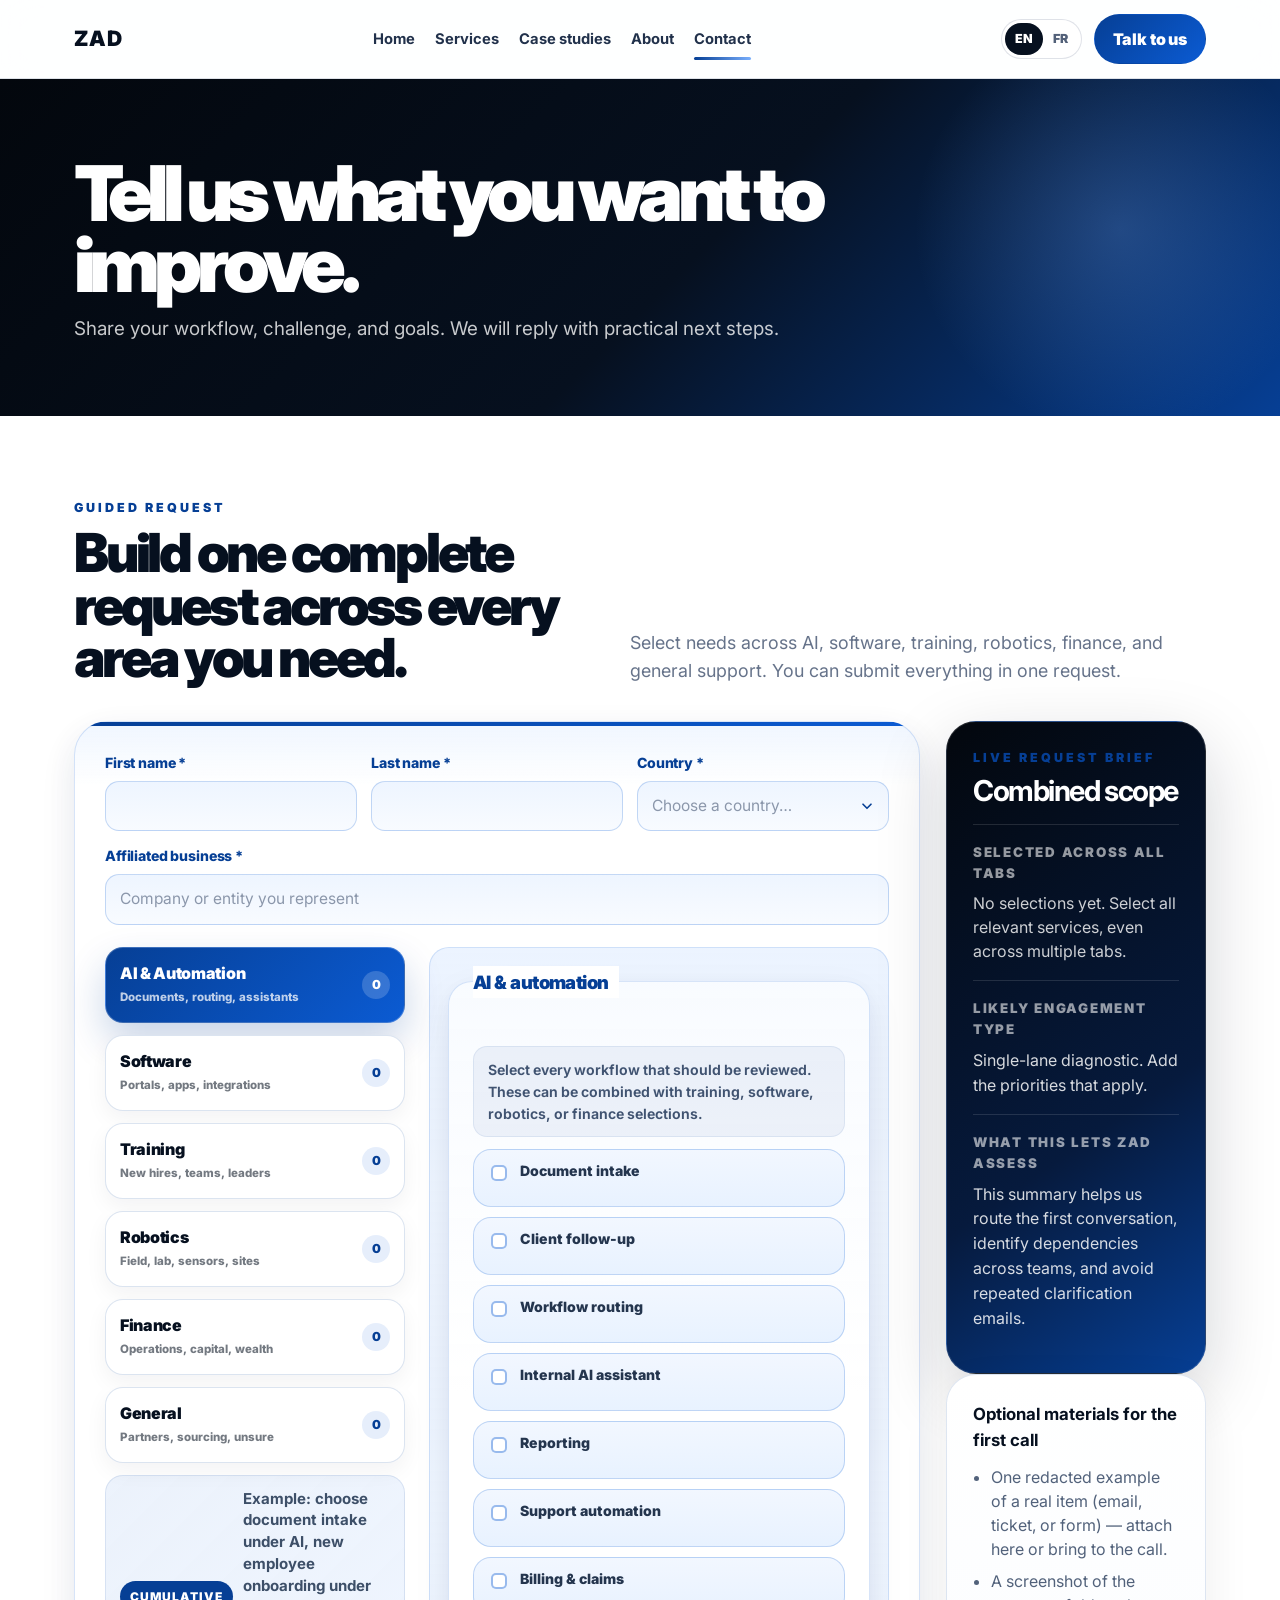
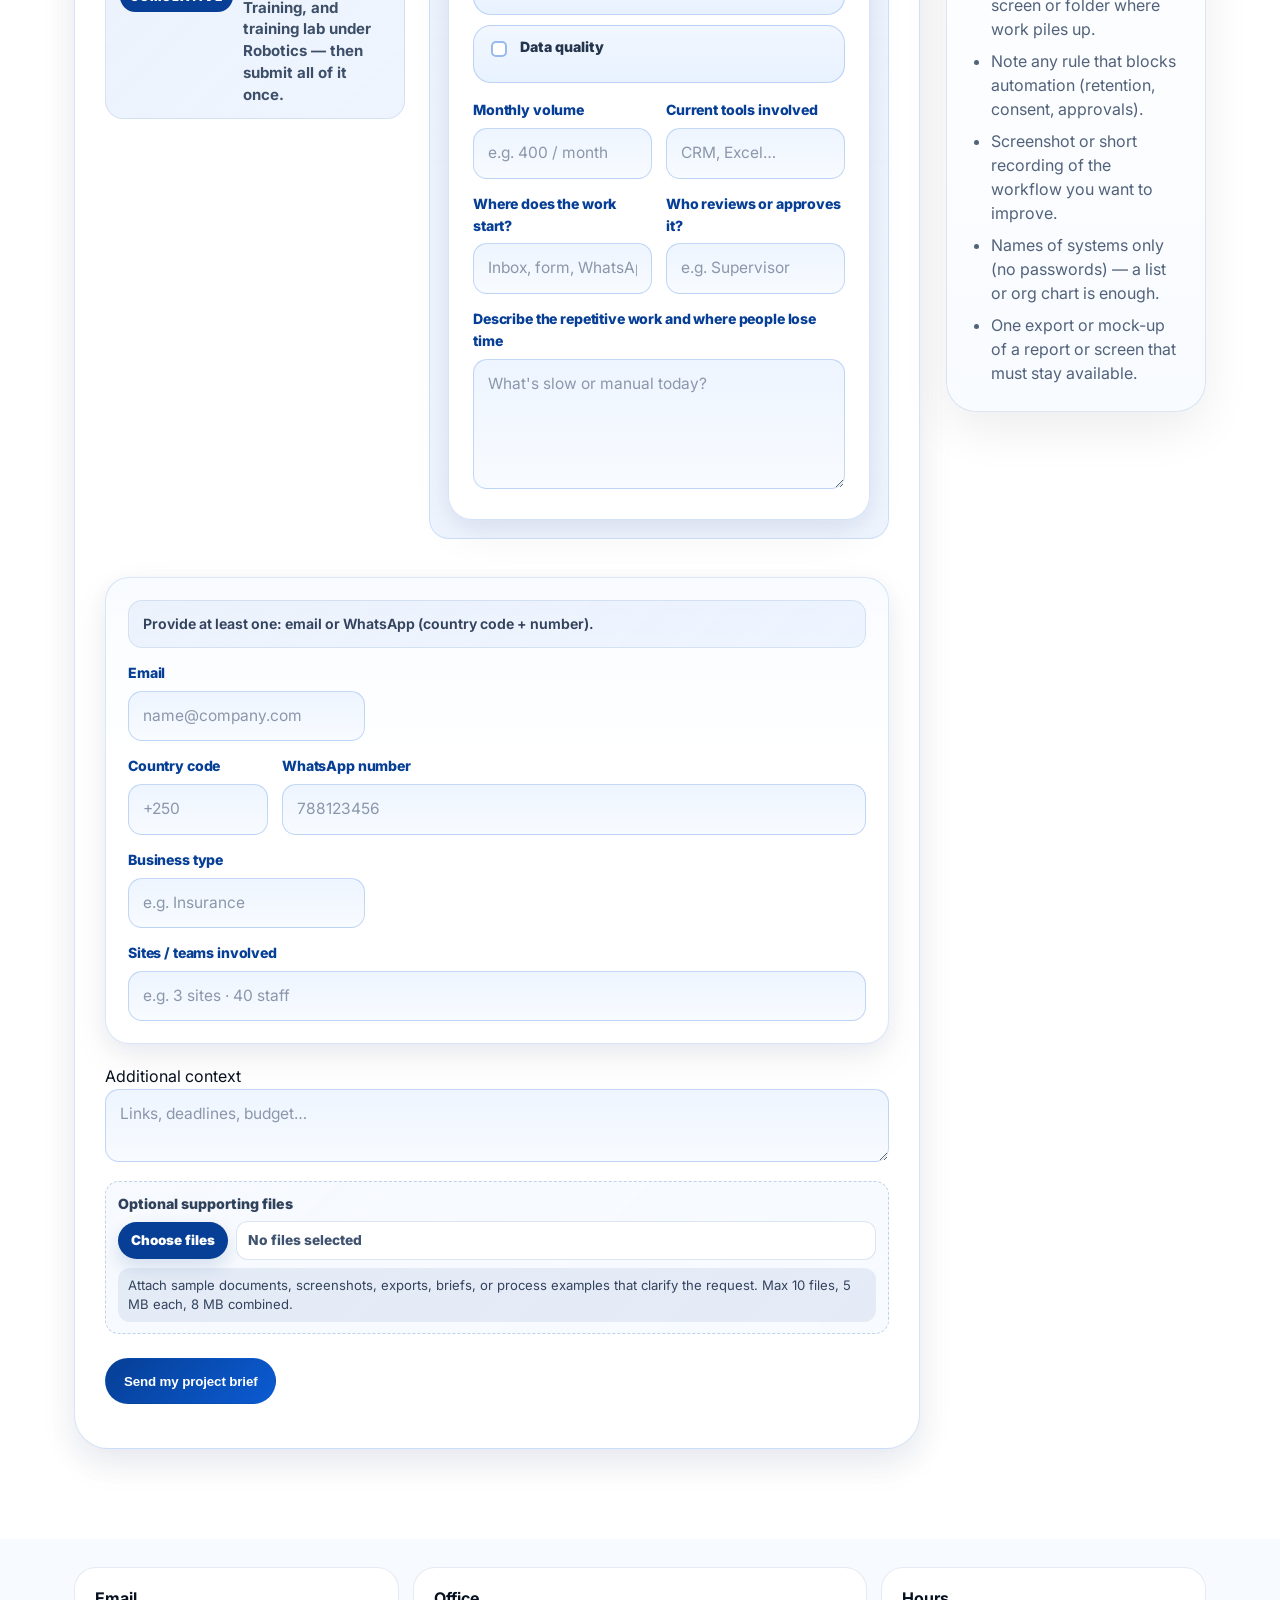
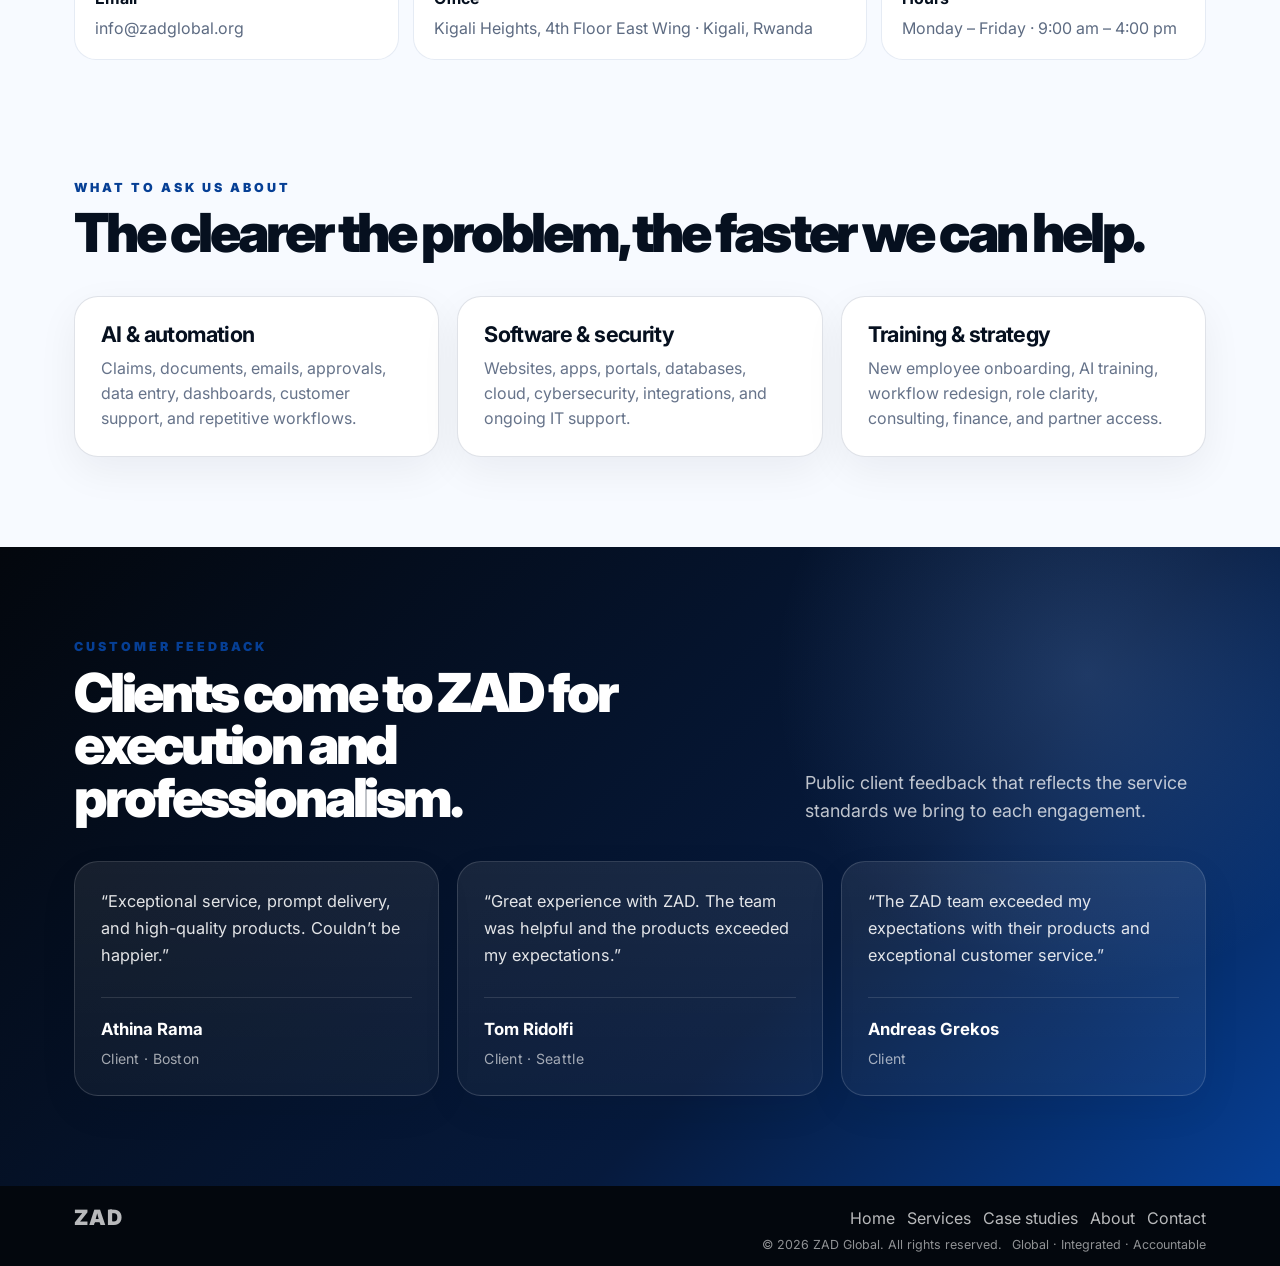
<file: contact.html>
<!DOCTYPE html>

<html lang="en">
<head>
<meta charset="utf-8"/>
<meta content="width=device-width, initial-scale=1" name="viewport"/>
<title>Contact ZAD Global — Free 45-minute Diagnostic</title>
<meta content="Contact ZAD for products, services, partnerships, AI automation, software, training, consulting, wealth management, and business transformation support." name="description"/>
<link href="https://fonts.googleapis.com" rel="preconnect"/>
<link crossorigin="" href="https://fonts.gstatic.com" rel="preconnect"/>
<link href="https://fonts.googleapis.com/css2?family=Inter:wght@500;650;700;800;900&amp;display=swap" rel="stylesheet"/>
<link href="styles.css?v=20260514" rel="stylesheet"/>
</head>
<body><header class="site-header">
<div class="container navbar">
<a aria-label="ZAD home" class="logo" href="index.html">ZAD</a>
<nav class="nav-links" data-nav-links><a class="" href="index.html">Home</a><a class="" href="services.html">Services</a><a class="" href="cases.html">Case studies</a><a class="" href="about.html">About</a><a class="active" href="contact.html">Contact</a></nav>
<div class="nav-actions">
<div aria-label="Language switch" class="lang-switch"><a class="active" href="contact.html">EN</a><a class="" href="fr/contact.html">FR</a></div>
<a class="btn btn-primary" href="contact.html">Talk to us</a>
<button aria-expanded="false" class="menu-btn" data-menu-button="">Menu</button>
</div>
</div>
</header>
<main>
<section class="page-hero"><div class="container"><h1>Tell us what you want to improve.</h1><p>Share your workflow, challenge, and goals. We will reply with practical next steps.</p></div></section>


<section class="white contact-intake-section intake-studio-section contact-workspace-v14">
<div class="container">
<div class="section-head-row compact-head">
<div>
<p class="section-kicker">Guided request</p>
<h2 class="section-title">Build one complete request across every area you need.</h2>
</div>
<p class="section-lede">Select needs across AI, software, training, robotics, finance, and general support. You can submit everything in one request.</p>
</div>
<div class="intake-studio mt-36" data-guided-intake="">
<div class="intake-main-panel">
<form class="guided-intake-form contact-form-mobile-flow" enctype="multipart/form-data">
<input type="checkbox" name="botcheck" class="contact-botcheck" tabindex="-1" autocomplete="off" aria-hidden="true"/>
<div class="contact-mobile-form-header">
<p class="contact-stepper-hint">This long form is in four parts. The highlighted step is where you are; tap any number to scroll there.</p>
<nav class="contact-mobile-stepper" aria-label="Form sections — tap a step to jump">
<ol>
<li data-contact-step-index="0"><button type="button" class="contact-step-jump" aria-label="Jump to step 1 — areas you need"><span class="contact-step-num">1</span><span class="contact-step-label">Scope</span></button></li>
<li data-contact-step-index="1"><button type="button" class="contact-step-jump" aria-label="Jump to step 2 — details for each area"><span class="contact-step-num">2</span><span class="contact-step-label">Details</span></button></li>
<li data-contact-step-index="2"><button type="button" class="contact-step-jump" aria-label="Jump to step 3 — your contact info"><span class="contact-step-num">3</span><span class="contact-step-label">You</span></button></li>
<li data-contact-step-index="3"><button type="button" class="contact-step-jump" aria-label="Jump to step 4 — send request"><span class="contact-step-num">4</span><span class="contact-step-label">Send</span></button></li>
</ol>
</nav>
<p class="contact-mobile-active-lane" data-contact-active-lane="" role="status"></p>
</div>
<div class="contact-guided-step-scope">
<div class="form-grid contact-requestor-top contact-basics-v14">
<div><label for="contact_first_en">First name <abbr title="required">*</abbr></label><input id="contact_first_en" name="first_name" type="text" maxlength="80" autocomplete="given-name" required=""/></div>
<div><label for="contact_last_en">Last name <abbr title="required">*</abbr></label><input id="contact_last_en" name="last_name" type="text" maxlength="80" autocomplete="family-name" required=""/></div>
<div><label for="contact_country_combo_en">Country <abbr title="required">*</abbr></label><div class="contact-country-combobox" data-zad-country-combobox=""><input type="hidden" name="country" value="" data-zad-country-hidden=""/><div class="contact-country-combobox-inner"><input id="contact_country_combo_en" class="contact-country-combobox-field" type="text" autocomplete="off" spellcheck="false" autocapitalize="off" aria-autocomplete="list" aria-controls="contact_country_list_en" aria-expanded="false" role="combobox" maxlength="120"/><ul id="contact_country_list_en" class="contact-country-combobox-panel" role="listbox" hidden=""></ul></div></div></div>
<div><label for="contact_affiliated_en">Affiliated business <abbr title="required">*</abbr></label><input id="contact_affiliated_en" name="affiliated_business" placeholder="Company or entity you represent" type="text" maxlength="200" autocomplete="organization" required=""/></div>
</div>
<button class="mobile-advanced-toggle-btn" data-mobile-advanced-toggle="" data-label-open="Add detailed scope (optional)" data-label-close="Hide detailed scope" type="button" aria-expanded="false">Add detailed scope (optional)</button>
<div class="intake-lanes-workspace mobile-advanced-section">
<div class="intake-lanes-rail">
<div aria-label="Request type" class="intake-choice-grid intake-choice-grid-large intake-tabs-v14">
<button class="active" data-intake-target="ai" type="button"><span>AI &amp; Automation</span><small>Documents, routing, assistants</small><b data-lane-count="ai">0</b></button>
<button data-intake-target="software" type="button"><span>Software</span><small>Portals, apps, integrations</small><b data-lane-count="software">0</b></button>
<button data-intake-target="training" type="button"><span>Training</span><small>New hires, teams, leaders</small><b data-lane-count="training">0</b></button>
<button data-intake-target="robotics" type="button"><span>Robotics</span><small>Field, lab, sensors, sites</small><b data-lane-count="robotics">0</b></button>
<button data-intake-target="finance" type="button"><span>Finance</span><small>Operations, capital, wealth</small><b data-lane-count="finance">0</b></button>
<button data-intake-target="general" type="button"><span>General</span><small>Partners, sourcing, unsure</small><b data-lane-count="general">0</b></button>
</div>
<div class="intake-helper-row">
<span>Cumulative</span><strong class="contact-helper-long">Example: choose document intake under AI, new employee onboarding under Training, and training lab under Robotics — then submit all of it once.</strong><strong class="contact-helper-short">Need more than one area? Tap another lane — everything combines into one request.</strong>
</div>
</div>
<div class="intake-lanes-detail">
<div class="intake-panels deep-intake-panels">
<fieldset class="intake-panel contact-fieldset active" data-brief="AI &amp; automation" data-intake-panel="ai">
<legend>AI &amp; automation</legend>
<p class="field-note">Select every workflow that should be reviewed. These can be combined with training, software, robotics, or finance selections.</p>
<div class="multi-chip-grid multi-chip-grid-v14">
<label class="choice-chip"><input name="intake_selection" data-lane="ai" type="checkbox" value="ai_doc_intake"/>Document intake</label>
<label class="choice-chip"><input name="intake_selection" data-lane="ai" type="checkbox" value="ai_client_followup"/>Client follow-up</label>
<label class="choice-chip"><input name="intake_selection" data-lane="ai" type="checkbox" value="ai_workflow_routing"/>Workflow routing</label>
<label class="choice-chip"><input name="intake_selection" data-lane="ai" type="checkbox" value="ai_internal_assistant"/>Internal AI assistant</label>
<label class="choice-chip"><input name="intake_selection" data-lane="ai" type="checkbox" value="ai_reporting"/>Reporting</label>
<label class="choice-chip"><input name="intake_selection" data-lane="ai" type="checkbox" value="ai_support_automation"/>Support automation</label>
<label class="choice-chip"><input name="intake_selection" data-lane="ai" type="checkbox" value="ai_billing_claims"/>Billing &amp; claims</label>
<label class="choice-chip"><input name="intake_selection" data-lane="ai" type="checkbox" value="ai_data_quality"/>Data quality</label>
</div>
<div class="form-grid mt-20"><div><label>Monthly volume</label><input name="ai_monthly_volume" placeholder="e.g. 400 / month" type="text"/></div><div><label>Current tools involved</label><input name="ai_current_tools" placeholder="CRM, Excel…" type="text"/></div><div><label>Where does the work start?</label><input name="ai_work_start" placeholder="Inbox, form, WhatsApp…" type="text"/></div><div><label>Who reviews or approves it?</label><input name="ai_reviewers" placeholder="e.g. Supervisor" type="text"/></div></div>
<label>Describe the repetitive work and where people lose time</label><textarea name="ai_repetitive_work" placeholder="What's slow or manual today?"></textarea>
</fieldset>
<fieldset class="intake-panel contact-fieldset" data-brief="Software / digital systems" data-intake-panel="software">
<legend>Software / digital systems</legend>
<p class="field-note">Select everything the project may need to build, modernize, or connect.</p>
<div class="multi-chip-grid multi-chip-grid-v14">
<label class="choice-chip"><input name="intake_selection" data-lane="software" type="checkbox" value="sw_website"/>Website</label>
<label class="choice-chip"><input name="intake_selection" data-lane="software" type="checkbox" value="sw_portal"/>Customer portal</label>
<label class="choice-chip"><input name="intake_selection" data-lane="software" type="checkbox" value="sw_internal_app"/>Internal app</label>
<label class="choice-chip"><input name="intake_selection" data-lane="software" type="checkbox" value="sw_mobile"/>Mobile app</label>
<label class="choice-chip"><input name="intake_selection" data-lane="software" type="checkbox" value="sw_data_bi"/>Data &amp; BI tools</label>
<label class="choice-chip"><input name="intake_selection" data-lane="software" type="checkbox" value="sw_integrations"/>Integrations</label>
<label class="choice-chip"><input name="intake_selection" data-lane="software" type="checkbox" value="sw_access_control"/>Access control</label>
<label class="choice-chip"><input name="intake_selection" data-lane="software" type="checkbox" value="sw_modernization"/>Legacy upgrade</label>
</div>
<div class="form-grid mt-20"><div><label>Main users</label><input name="software_main_users" placeholder="Staff, customers…" type="text"/></div><div><label>Existing systems</label><input name="software_existing_systems" placeholder="CRM, ERP…" type="text"/></div><div><label>Must-have feature</label><input name="software_must_have_feature" placeholder="Must work well" type="text"/></div><div><label>Target timeline</label><input name="software_target_timeline" placeholder="e.g. This quarter" type="text"/></div></div>
<label>What should the software allow people to do?</label><textarea name="software_required_outcomes" placeholder="Actions, users, integrations…"></textarea>
</fieldset>
<fieldset class="intake-panel contact-fieldset" data-brief="Training / enablement" data-intake-panel="training">
<legend>Training / enablement</legend>
<p class="field-note">Select the people and training formats involved. This can be paired with AI assistants or software tools.</p>
<div class="multi-chip-grid multi-chip-grid-v14">
<label class="choice-chip"><input name="intake_selection" data-lane="training" type="checkbox" value="tr_onboarding"/>Onboarding</label>
<label class="choice-chip"><input name="intake_selection" data-lane="training" type="checkbox" value="tr_ai_literacy"/>AI literacy</label>
<label class="choice-chip"><input name="intake_selection" data-lane="training" type="checkbox" value="tr_role_playbooks"/>Role playbooks</label>
<label class="choice-chip"><input name="intake_selection" data-lane="training" type="checkbox" value="tr_ai_coach"/>AI coach</label>
<label class="choice-chip"><input name="intake_selection" data-lane="training" type="checkbox" value="tr_leadership"/>Leadership training</label>
<label class="choice-chip"><input name="intake_selection" data-lane="training" type="checkbox" value="tr_security"/>Security awareness</label>
<label class="choice-chip"><input name="intake_selection" data-lane="training" type="checkbox" value="tr_sales_cx"/>Sales &amp; CX training</label>
<label class="choice-chip"><input name="intake_selection" data-lane="training" type="checkbox" value="tr_train_trainer"/>Train-the-trainer</label>
</div>
<div class="form-grid mt-20"><div><label>Who needs training?</label><input name="training_audience" placeholder="New hires, managers…" type="text"/></div><div><label>Number of people</label><input name="training_people_count" placeholder="e.g. ~20" type="text"/></div><div><label>Preferred format</label><select name="training_preferred_format"><option value="fmt_live_workshop">Live workshop</option><option value="fmt_online">Online sessions</option><option value="fmt_hybrid">Hybrid program</option><option value="fmt_academy">Corporate academy</option><option value="fmt_ai_assistant_track">Internal AI assistant (program)</option></select></div><div><label>Existing materials</label><input name="training_existing_materials" placeholder="SOPs, videos…" type="text"/></div></div>
<label>What should people be able to do after training?</label><textarea name="training_target_capabilities" placeholder="Outcomes you need"></textarea>
</fieldset>
<fieldset class="intake-panel contact-fieldset" data-brief="Robotics / field automation" data-intake-panel="robotics">
<legend>Robotics / field automation</legend>
<p class="field-note">Select the field, robotics, sensor, or education needs involved.</p>
<div class="multi-chip-grid multi-chip-grid-v14">
<label class="choice-chip"><input name="intake_selection" data-lane="robotics" type="checkbox" value="ro_mining_remote"/>Mining &amp; remote sites</label>
<label class="choice-chip"><input name="intake_selection" data-lane="robotics" type="checkbox" value="ro_ag_field"/>Agriculture &amp; field</label>
<label class="choice-chip"><input name="intake_selection" data-lane="robotics" type="checkbox" value="ro_safety_inspect"/>Safety inspections</label>
<label class="choice-chip"><input name="intake_selection" data-lane="robotics" type="checkbox" value="ro_warehouse"/>Warehouse &amp; logistics</label>
<label class="choice-chip"><input name="intake_selection" data-lane="robotics" type="checkbox" value="ro_sensors"/>Sensors &amp; drones</label>
<label class="choice-chip"><input name="intake_selection" data-lane="robotics" type="checkbox" value="ro_training_lab"/>Training lab</label>
<label class="choice-chip"><input name="intake_selection" data-lane="robotics" type="checkbox" value="ro_vision"/>Computer vision</label>
<label class="choice-chip"><input name="intake_selection" data-lane="robotics" type="checkbox" value="ro_telemetry"/>Equipment telemetry</label>
</div>
<div class="form-grid mt-20"><div><label>Field environment</label><input name="robotics_field_environment" placeholder="e.g. Mine, warehouse" type="text"/></div><div><label>What needs monitoring?</label><input name="robotics_monitoring_targets" placeholder="Assets, safety…" type="text"/></div><div><label>Constraints</label><input name="robotics_constraints" placeholder="Connectivity, weather…" type="text"/></div><div><label>Current hardware</label><input name="robotics_current_hardware" placeholder="Drones, sensors…" type="text"/></div></div>
<label>What decision should field data help management make?</label><textarea name="robotics_management_decision" placeholder="Inspection, risk, reports…"></textarea>
</fieldset>
<fieldset class="intake-panel contact-fieldset" data-brief="Finance / advisory" data-intake-panel="finance">
<legend>Finance / advisory</legend>
<p class="field-note">Select the finance lane or lanes involved. Company operational finance and personal wealth planning are different conversations.</p>
<div class="multi-chip-grid multi-chip-grid-v14">
<label class="choice-chip"><input name="intake_selection" data-lane="finance" type="checkbox" value="fi_company_finance"/>Company finance</label>
<label class="choice-chip"><input name="intake_selection" data-lane="finance" type="checkbox" value="fi_costs_staff"/>Costs &amp; staffing</label>
<label class="choice-chip"><input name="intake_selection" data-lane="finance" type="checkbox" value="fi_capital"/>Capital planning</label>
<label class="choice-chip"><input name="intake_selection" data-lane="finance" type="checkbox" value="fi_personal_wealth"/>Personal wealth</label>
<label class="choice-chip"><input name="intake_selection" data-lane="finance" type="checkbox" value="fi_retirement"/>Retirement planning</label>
<label class="choice-chip"><input name="intake_selection" data-lane="finance" type="checkbox" value="fi_account_review"/>Account review</label>
<label class="choice-chip"><input name="intake_selection" data-lane="finance" type="checkbox" value="fi_portfolio"/>Portfolio review</label>
<label class="choice-chip"><input name="intake_selection" data-lane="finance" type="checkbox" value="fi_succession"/>Succession planning</label>
</div>
<div class="form-grid mt-20"><div><label>Main objective</label><input name="finance_main_objective" placeholder="e.g. Cost review" type="text"/></div><div><label>Accounts or processes involved</label><input name="finance_accounts_or_processes" placeholder="Budget, brokerage…" type="text"/></div><div><label>Decision timeframe</label><input name="finance_decision_timeframe" placeholder="This quarter / long-term" type="text"/></div><div><label>Who is involved?</label><input name="finance_stakeholders" placeholder="CFO, owner…" type="text"/></div></div>
<label>What financial decision are you trying to make?</label><textarea name="finance_decision_details" placeholder="Company vs personal — note if both."></textarea><p class="field-note">Investment and wealth services are subject to suitability review, licensing, disclosures, and no guaranteed results.</p>
</fieldset>
<fieldset class="intake-panel contact-fieldset" data-brief="General / partnership" data-intake-panel="general">
<legend>General / partnership</legend>
<p class="field-note">Select the type of conversation if the request does not fit one lane.</p>
<div class="multi-chip-grid multi-chip-grid-v14">
<label class="choice-chip"><input name="intake_selection" data-lane="general" type="checkbox" value="gen_partnership"/>Partnership</label>
<label class="choice-chip"><input name="intake_selection" data-lane="general" type="checkbox" value="gen_sourcing"/>Sourcing &amp; logistics</label>
<label class="choice-chip"><input name="intake_selection" data-lane="general" type="checkbox" value="gen_quality"/>Quality assurance</label>
<label class="choice-chip"><input name="intake_selection" data-lane="general" type="checkbox" value="gen_consulting"/>Consulting</label>
<label class="choice-chip"><input name="intake_selection" data-lane="general" type="checkbox" value="gen_inquiry"/>General inquiry</label>
<label class="choice-chip"><input name="intake_selection" data-lane="general" type="checkbox" value="gen_unsure"/>Not sure yet</label>
</div>
<div class="form-grid mt-20"><div><label>Countries involved</label><input name="general_countries_involved" placeholder="Markets / locations" type="text"/></div><div><label>Preferred next step</label><select name="general_preferred_next_step"><option value="next_discovery">Discovery call</option><option value="next_email">Email response</option><option value="next_proposal">Proposal conversation</option><option value="next_partnership">Partnership discussion</option></select></div></div>
<label>What would make the conversation useful?</label><textarea name="general_conversation_goal" placeholder="Topic, goal, who joins"></textarea>
</fieldset>
</div>
</div>
</div>
</div>
<div class="form-grid contact-basics contact-basics-v14">
<p id="contact-reach-hint-en" class="field-note contact-reach-hint">Provide at least one: email or WhatsApp (country code + number).</p>
<div><label for="contact_email_en">Email</label><input id="contact_email_en" name="email" placeholder="name@company.com" type="email" maxlength="254" autocomplete="email" autocapitalize="none" autocorrect="off" spellcheck="false" aria-describedby="contact-reach-hint-en"/></div>
<div class="contact-whatsapp-row">
<div><label for="contact_whatsapp_cc_en">Country code</label><input id="contact_whatsapp_cc_en" name="whatsapp_country_code" type="text" inputmode="tel" autocomplete="tel-country-code" placeholder="+250" maxlength="8" spellcheck="false" autocapitalize="none" autocorrect="off" aria-describedby="contact-reach-hint-en"/></div>
<div><label for="contact_whatsapp_local_en">WhatsApp number</label><input id="contact_whatsapp_local_en" name="whatsapp_local" type="tel" inputmode="numeric" autocomplete="tel-national" placeholder="788123456" maxlength="15" aria-describedby="contact-reach-hint-en"/></div>
</div>
<div><label for="contact_business_en">Business type</label><input id="contact_business_en" name="business_type" placeholder="e.g. Insurance" type="text" maxlength="120"/></div>
<div class="contact-basics-full-row"><label for="contact_sites_en">Sites / teams involved</label><input id="contact_sites_en" name="sites_teams" placeholder="e.g. 3 sites · 40 staff" type="text"/></div>
</div>
<div class="contact-form-tail">
<label>Additional context</label><textarea name="additional_context" placeholder="Links, deadlines, budget…"></textarea>
<div class="attachment-box" data-file-upload>
  <label for="supporting_files_en">Optional supporting files</label>
  <div class="file-upload-control">
    <input id="supporting_files_en" class="native-file-input" name="supporting_files" type="file" multiple accept=".pdf,.doc,.docx,.xls,.xlsx,.csv,.txt,.png,.jpg,.jpeg,.webp" data-empty-label="No files selected" data-single-label="1 file selected" data-multiple-label="{count} files selected"/>
    <label class="file-upload-button" for="supporting_files_en">Choose files</label>
    <span class="file-upload-status" data-file-status>No files selected</span>
  </div>
  <p class="field-note">Attach sample documents, screenshots, exports, briefs, or process examples that clarify the request. Max 10 files, 5 MB each, 8 MB combined.</p>
</div>
<input type="hidden" data-request-scope="" name="request_scope"/>
<div class="contact-submit-zone">
<button class="btn btn-primary mt-24" type="submit">Send my project brief</button>
<p class="section-lede form-submit-note" data-form-note=""></p>
</div>
</div>
</form>
<div class="contact-intake-success" hidden="" data-contact-success-panel="" tabindex="-1" role="status" aria-live="polite">
<p class="section-kicker contact-success-kicker">Request received</p>
<h2 class="section-title contact-success-title">Thank you — we'll be in touch shortly.</h2>
<p class="section-lede contact-success-lede">We've received your project brief and will follow up soon — usually within one business day.</p>
<a class="btn btn-secondary mt-24" href="contact.html">Send another request</a>
</div>
</div>
<aside class="intake-brief-panel intake-brief-panel-v14" id="contact-brief-sheet-panel">
<button type="button" class="contact-brief-sheet-handle" data-contact-brief-sheet-toggle="" aria-expanded="false" aria-controls="contact-brief-sheet-panel">
<span class="contact-brief-sheet-title">Request preview</span>
<span class="contact-brief-sheet-hint">Tap to expand</span>
</button>
<div class="contact-brief-sheet-body">
<div class="brief-card live-brief-card live-brief-card-v14">
<p class="section-kicker">Live request brief</p>
<h3 data-brief-lane="">Combined scope</h3>
<div class="brief-block"><small>Selected across all tabs</small><div class="brief-focus-group" data-brief-focus>No selections yet. Select all relevant services, even across multiple tabs.</div></div>
<div class="brief-block"><small>Likely engagement type</small><p data-brief-engagement>Single-lane diagnostic. Add more priorities if this is a combined project.</p></div>
<div class="brief-block"><small>What this lets ZAD assess</small><p data-brief-outcome>We can identify whether the first conversation should focus on workflow automation, software build, staff training, field operations, finance, or a combined roadmap.</p></div>
</div>
<div class="brief-card evidence-card-v14">
<strong>Optional materials for the first call</strong>
<ul data-brief-evidence-list>
<li>Sanitized examples or screenshots you can share.</li>
<li>System names or links — never passwords.</li>
<li>Use the form’s file upload when an export helps.</li>
</ul>
</div>
</div>
</aside>
</div>
</div>
</section>

<section class="light contact-methods-section"><div class="container contact-method-grid"><div><strong>Email</strong><p>info@zadglobal.org</p></div><div><strong>Office</strong><p>Kigali Heights, 4th Floor East Wing · Kigali, Rwanda</p></div><div><strong>Hours</strong><p>Monday – Friday · 9:00 am – 4:00 pm</p></div></div></section>

<section class="light contact-post-form-tips"><div class="container"><p class="section-kicker">What to ask us about</p><h2 class="section-title">The clearer the problem, the faster we can help.</h2><div class="grid-3 mt-36"><div class="card"><h3>AI &amp; automation</h3><p>Claims, documents, emails, approvals, data entry, dashboards, customer support, and repetitive workflows.</p></div><div class="card"><h3>Software &amp; security</h3><p>Websites, apps, portals, databases, cloud, cybersecurity, integrations, and ongoing IT support.</p></div><div class="card"><h3>Training &amp; strategy</h3><p>New employee onboarding, AI training, workflow redesign, role clarity, consulting, finance, and partner access.</p></div></div></div></section>
<section class="band-dark feedback-section"><div class="container"><div class="section-row"><div><p class="section-kicker">Customer feedback</p><h2 class="section-title">Clients come to ZAD for execution and professionalism.</h2></div><p class="section-lede">Public client feedback that reflects the service standards we bring to each engagement.</p></div><div class="grid-3 mt-36"><div class="card testimonial-card"><p>“Exceptional service, prompt delivery, and high-quality products. Couldn’t be happier.”</p><div class="testimonial-person"><strong>Athina Rama</strong><span>Client · Boston</span></div></div><div class="card testimonial-card"><p>“Great experience with ZAD. The team was helpful and the products exceeded my expectations.”</p><div class="testimonial-person"><strong>Tom Ridolfi</strong><span>Client · Seattle</span></div></div><div class="card testimonial-card"><p>“The ZAD team exceeded my expectations with their products and exceptional customer service.”</p><div class="testimonial-person"><strong>Andreas Grekos</strong><span>Client</span></div></div></div></div></section>
</main>
<footer class="footer">
<div class="container">
<div class="footer-grid">
<div>
<a aria-label="ZAD home" class="logo" href="index.html">ZAD</a>
<p>One integrated partner for the technology, people, field operations, and capital your organization needs.</p>
<form class="newsletter" data-static-form=""><input placeholder="Your email" type="email"/><button class="btn btn-primary" type="submit">Submit</button></form>
</div>
<div><h4>Navigate</h4><div class="footer-links"><a href="index.html">Home</a><a href="services.html">Services</a><a href="cases.html">Case studies</a><a href="about.html">About</a><a href="contact.html">Contact</a></div></div>
<div><h4>Services</h4><div class="footer-links"><a href="services.html#digital">Software &amp; AI</a><a href="services.html#robotics">Robotics &amp; field ops</a><a href="services.html#people">Training</a><a href="services.html#strategy">Strategy</a><a href="services.html#capital">Finance &amp; partners</a></div></div>
<div><h4>Contact</h4><p>info@zadglobal.org<br/>Kigali Heights, 4th Floor East Wing<br/>Kigali, Rwanda</p><div class="footer-links"><a href="contact.html">Send us a message</a></div></div>
</div>
<div class="footer-bottom"><span>© 2026 ZAD Global. All rights reserved.</span><span>Global · Integrated · Accountable</span></div>
</div>
</footer>
<script src="script.js?v=20260514"></script></body></html>
</file>
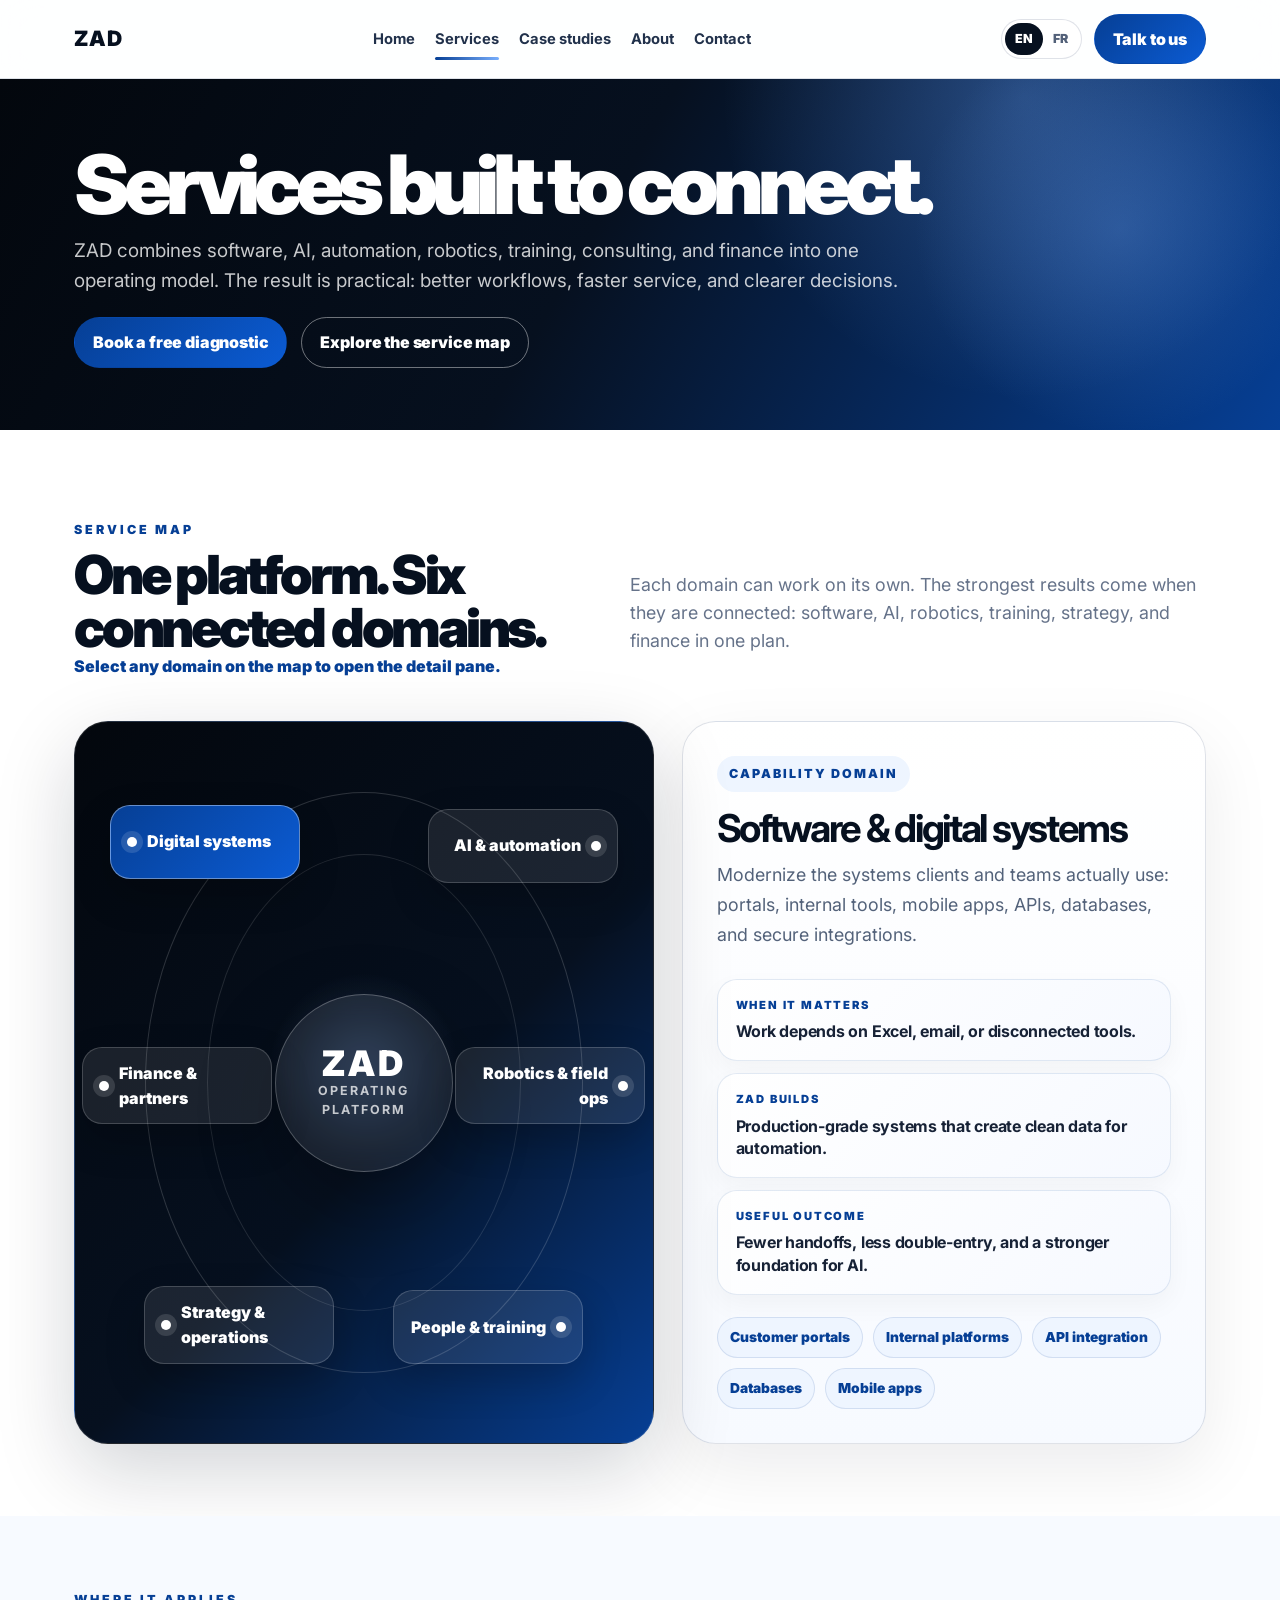
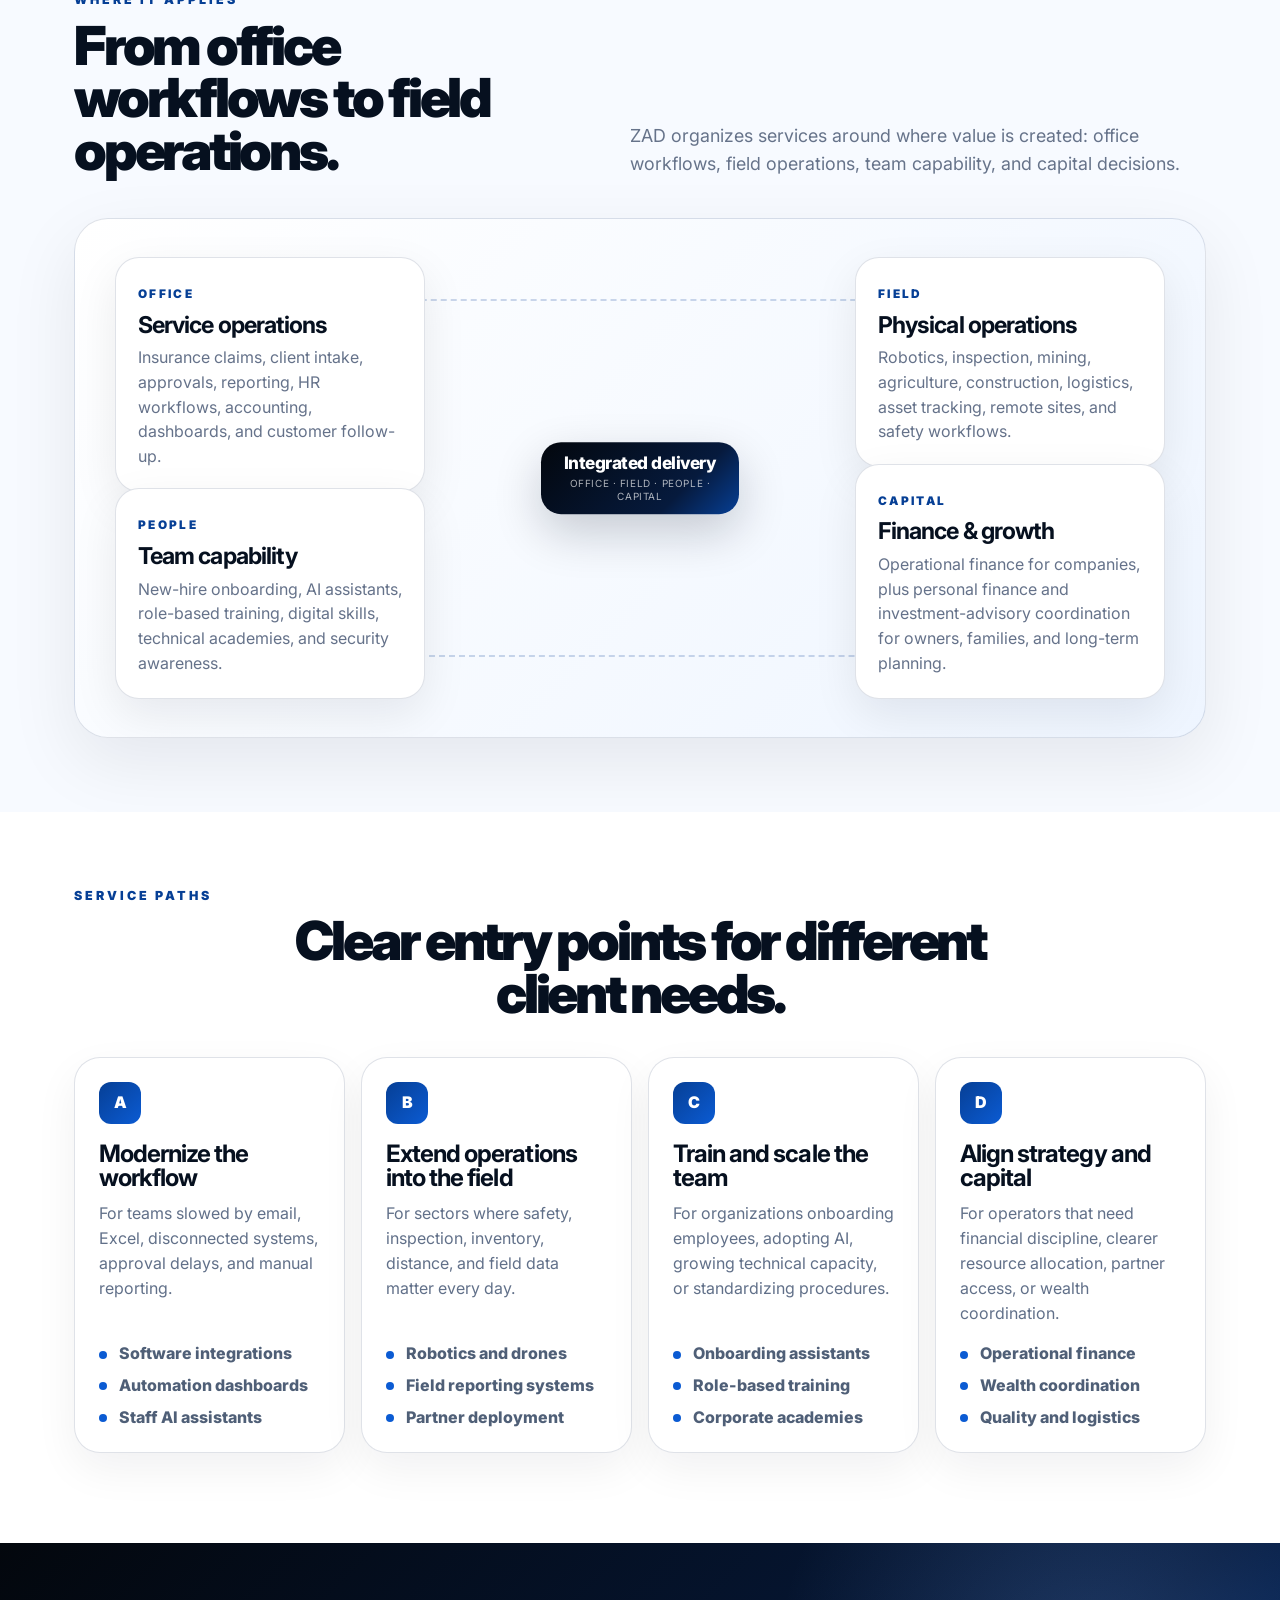
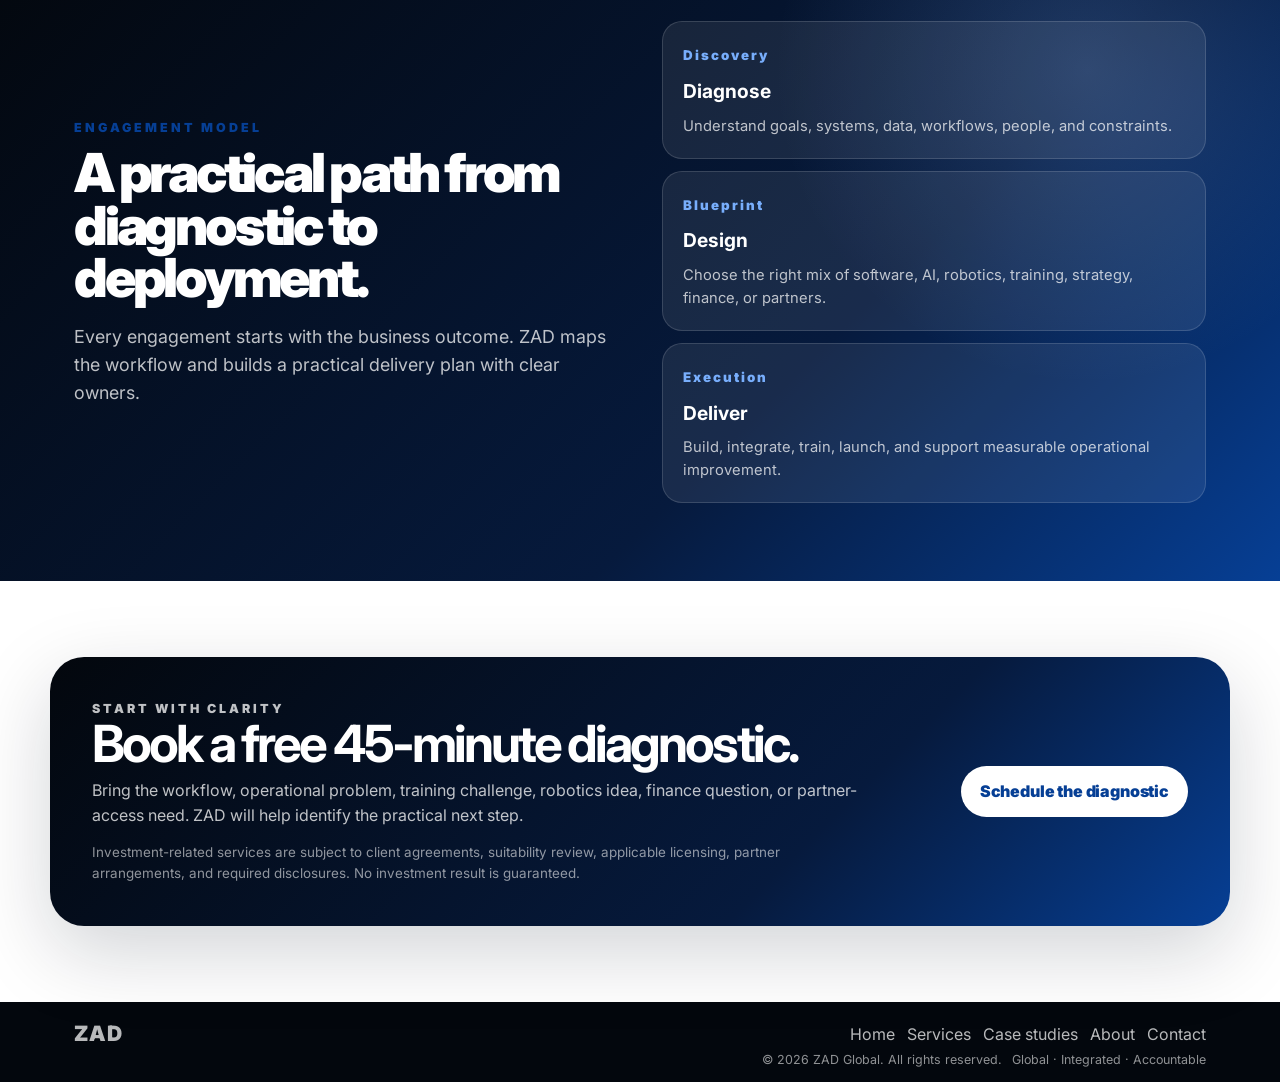
<file: services.html>
<!doctype html>
<html lang="en">
<head>
  <meta charset="utf-8">
  <meta name="viewport" content="width=device-width, initial-scale=1">
  <title>Services — ZAD Global</title>
  <meta name="description" content="Explore ZAD Global products and services across software, AI, automation, robotics, training, consulting, finance, wealth coordination, sourcing, logistics, and partner access.">
  <link rel="preconnect" href="https://fonts.googleapis.com">
  <link rel="preconnect" href="https://fonts.gstatic.com" crossorigin>
  <link href="https://fonts.googleapis.com/css2?family=Inter:wght@500;650;700;800;900&display=swap" rel="stylesheet">
  <link rel="stylesheet" href="styles.css?v=20260514">
</head>
<body><header class="site-header">
  <div class="container navbar">
    <a class="logo" href="index.html" aria-label="ZAD home">ZAD</a>
    <nav class="nav-links" data-nav-links><a class="" href="index.html">Home</a><a class="active" href="services.html">Services</a><a class="" href="cases.html">Case studies</a><a class="" href="about.html">About</a><a class="" href="contact.html">Contact</a></nav>
    <div class="nav-actions">
      <div class="lang-switch" aria-label="Language switch"><a class="active" href="services.html">EN</a><a class="" href="fr/services.html">FR</a></div>
      <a class="btn btn-primary" href="contact.html">Talk to us</a>
      <button class="menu-btn" data-menu-button aria-expanded="false">Menu</button>
    </div>
  </div>
</header>
<main>
  <section class="page-hero services-hero compact-hero">
    <div class="container">
      <h1>Services built to connect.</h1>
      <p>ZAD combines software, AI, automation, robotics, training, consulting, and finance into one operating model. The result is practical: better workflows, faster service, and clearer decisions.</p>
      <div class="hero-cta"><a class="btn btn-primary" href="contact.html">Book a free diagnostic</a><a class="btn btn-outline" href="#service-map">Explore the service map</a></div>
    </div>
  </section>

  <section class="white mobile-solutions-showcase">
    <div class="container">
      <p class="section-kicker">Choose your goal</p>
      <h2 class="section-title">Start with one practical outcome.</h2>
      <div class="mobile-goal-flow" data-mobile-solution-flow>
        <div class="mobile-goal-buttons" role="tablist" aria-label="Service goals">
          <button class="active" type="button" data-goal-target="admin" role="tab" aria-selected="true">Reduce admin workload</button>
          <button type="button" data-goal-target="field" role="tab" aria-selected="false">Improve field operations</button>
          <button type="button" data-goal-target="team" role="tab" aria-selected="false">Train and scale teams</button>
          <button type="button" data-goal-target="capital" role="tab" aria-selected="false">Improve strategy and capital</button>
        </div>

        <article class="mobile-goal-panel active" data-goal-panel="admin" role="tabpanel">
          <p class="mobile-goal-kicker">Recommended path A</p>
          <h3>Modernize workflow with software + AI</h3>
          <p class="mobile-goal-why">Best when teams rely on email, Excel, and repetitive manual follow-up.</p>
          <button class="mobile-goal-expand" type="button" data-goal-expand aria-expanded="false">See details</button>
          <div class="mobile-goal-details">
            <p>Typical first moves: intake automation, approvals, dashboards, and customer response workflows.</p>
          </div>
          <a class="btn btn-primary" href="contact.html#ai" data-contact-prefill="Interested in Path A — modernize workflow with software + AI (from the Services page).">Talk to us about this path</a>
        </article>

        <article class="mobile-goal-panel" data-goal-panel="field" role="tabpanel">
          <p class="mobile-goal-kicker">Recommended path B</p>
          <h3>Extend field ops with robotics + reporting</h3>
          <p class="mobile-goal-why">Best when safety, inspection, and remote site visibility are core issues.</p>
          <button class="mobile-goal-expand" type="button" data-goal-expand aria-expanded="false">See details</button>
          <div class="mobile-goal-details">
            <p>Typical first moves: inspection routines, sensor data capture, field dashboards, and partner deployment plan.</p>
          </div>
          <a class="btn btn-primary" href="contact.html#robotics" data-contact-prefill="Interested in Path B — field operations with robotics + reporting (from the Services page).">Talk to us about this path</a>
        </article>

        <article class="mobile-goal-panel" data-goal-panel="team" role="tabpanel">
          <p class="mobile-goal-kicker">Recommended path C</p>
          <h3>Train and scale teams with enablement</h3>
          <p class="mobile-goal-why">Best when onboarding is slow and teams need consistent execution standards.</p>
          <button class="mobile-goal-expand" type="button" data-goal-expand aria-expanded="false">See details</button>
          <div class="mobile-goal-details">
            <p>Typical first moves: role-based learning paths, internal AI knowledge support, and manager-ready training cadence.</p>
          </div>
          <a class="btn btn-primary" href="contact.html#training" data-contact-prefill="Interested in Path C — train and scale teams with enablement (from the Services page).">Talk to us about this path</a>
        </article>

        <article class="mobile-goal-panel" data-goal-panel="capital" role="tabpanel">
          <p class="mobile-goal-kicker">Recommended path D</p>
          <h3>Align operating strategy and capital</h3>
          <p class="mobile-goal-why">Best when approvals, staffing, and financial priorities need a clearer operating model.</p>
          <button class="mobile-goal-expand" type="button" data-goal-expand aria-expanded="false">See details</button>
          <div class="mobile-goal-details">
            <p>Typical first moves: workflow redesign, KPI cadence, cost-to-serve clarity, and partner-finance coordination.</p>
          </div>
          <a class="btn btn-primary" href="contact.html#finance" data-contact-prefill="Interested in Path D — operating strategy and capital alignment (from the Services page).">Talk to us about this path</a>
        </article>
      </div>
    </div>
  </section>

  <section id="service-map" class="white service-map-section">
    <div class="container">
      <div class="section-head-row">
        <div>
          <p class="section-kicker">Service map</p>
          <h2 class="section-title">One platform. Six connected domains.</h2>
        </div>
        <p class="section-lede">Each domain can work on its own. The strongest results come when they are connected: software, AI, robotics, training, strategy, and finance in one plan.</p>
      </div>

      <p class="map-helper">Select any domain on the map to open the detail pane.</p>
      <div class="interactive-map" data-service-map>
        <div class="map-board" aria-label="ZAD capability map">
          <div class="map-core"><span>ZAD</span><strong>Operating Platform</strong></div>
          <button class="map-node node-1 active" data-service-target="digital"><span aria-hidden="true"></span>Digital systems</button>
          <button class="map-node node-2" data-service-target="ai"><span aria-hidden="true"></span>AI & automation</button>
          <button class="map-node node-3" data-service-target="robotics"><span aria-hidden="true"></span>Robotics & field ops</button>
          <button class="map-node node-4" data-service-target="people"><span aria-hidden="true"></span>People & training</button>
          <button class="map-node node-5" data-service-target="strategy"><span aria-hidden="true"></span>Strategy & operations</button>
          <button class="map-node node-6" data-service-target="capital"><span aria-hidden="true"></span>Finance & partners</button>
        </div>

        <div class="map-detail-panel enhanced-service-pane service-story-pane">
          <article class="service-panel active" data-service-panel="digital">
            <p class="panel-label">Capability domain</p>
            <h3>Software & digital systems</h3>
            <p class="service-lead">Modernize the systems clients and teams actually use: portals, internal tools, mobile apps, APIs, databases, and secure integrations.</p>
            <div class="story-stack">
              <div><small>When it matters</small><strong>Work depends on Excel, email, or disconnected tools.</strong></div>
              <div><small>ZAD builds</small><strong>Production-grade systems that create clean data for automation.</strong></div>
              <div><small>Useful outcome</small><strong>Fewer handoffs, less double-entry, and a stronger foundation for AI.</strong></div>
            </div>
            <div class="deliverable-chips"><span>Customer portals</span><span>Internal platforms</span><span>API integration</span><span>Databases</span><span>Mobile apps</span></div>
          </article>
          <article class="service-panel" data-service-panel="ai">
            <p class="panel-label">Capability domain</p>
            <h3>AI, automation & data</h3>
            <p class="service-lead">Deploy practical AI where the value is visible: intake, extraction, routing, approvals, client communication, reporting, search, and forecasting.</p>
            <div class="story-stack">
              <div><small>When it matters</small><strong>Teams repeat the same reading, copying, checking, drafting, and follow-up work.</strong></div>
              <div><small>ZAD builds</small><strong>AI assistants and workflow automations with human review at the right points.</strong></div>
              <div><small>Useful outcome</small><strong>30–60% less administrative work can be a realistic target after diagnosis.</strong></div>
            </div>
            <div class="deliverable-chips"><span>AI assistants</span><span>Document intake</span><span>Dashboards</span><span>Approvals</span><span>Forecasting</span></div>
          </article>
          <article class="service-panel" data-service-panel="robotics">
            <p class="panel-label">Capability domain</p>
            <h3>Robotics & field automation</h3>
            <p class="service-lead">Extend visibility into physical environments where manual inspection is slow, costly, unsafe, or too far from management.</p>
            <div class="story-stack">
              <div><small>When it matters</small><strong>Mining, agriculture, logistics, construction, or inspection work happens far from the office.</strong></div>
              <div><small>ZAD supports</small><strong>Use-case design, partner sourcing, drones, sensors, field data pipelines, and dashboards.</strong></div>
              <div><small>Useful outcome</small><strong>Safer inspection, faster field intelligence, and clearer operational decisions.</strong></div>
            </div>
            <div class="deliverable-chips"><span>Drones</span><span>Sensors</span><span>Mining ops</span><span>Agriculture</span><span>Inspection</span></div>
          </article>
          <article class="service-panel" data-service-panel="people">
            <p class="panel-label">Capability domain</p>
            <h3>Training & enablement</h3>
            <p class="service-lead">Make adoption part of the system: AI literacy, new-hire support, role-based training, technical programs, and corporate academies.</p>
            <div class="story-stack">
              <div><small>When it matters</small><strong>Managers repeat instructions and new employees wait for help to move work forward.</strong></div>
              <div><small>ZAD delivers</small><strong>Workshops, learning paths, internal knowledge assistants, and enablement materials.</strong></div>
              <div><small>Useful outcome</small><strong>Faster onboarding, more consistent execution, and fewer repeated questions.</strong></div>
            </div>
            <div class="deliverable-chips"><span>New-hire AI coach</span><span>AI literacy</span><span>Corporate academy</span><span>Leadership</span><span>Security awareness</span></div>
          </article>
          <article class="service-panel" data-service-panel="strategy">
            <p class="panel-label">Capability domain</p>
            <h3>Consulting & operating strategy</h3>
            <p class="service-lead">Use technology work to reveal the operating truth: unclear roles, too many approvals, duplicated tasks, weak handoffs, and poor reporting.</p>
            <div class="story-stack">
              <div><small>When it matters</small><strong>The company thinks it needs more people, but the workflow is the real problem.</strong></div>
              <div><small>ZAD advises</small><strong>Workflow redesign, operating cadence, KPI structure, staffing logic, and cost-to-serve improvement.</strong></div>
              <div><small>Useful outcome</small><strong>Better role clarity, lower waste, and stronger decisions behind the technology.</strong></div>
            </div>
            <div class="deliverable-chips"><span>Workflow redesign</span><span>KPI cadence</span><span>Cost-to-serve</span><span>Role clarity</span><span>Change management</span></div>
          </article>
          <article class="service-panel" data-service-panel="capital">
            <p class="panel-label">Capability domain</p>
            <h3>Finance, wealth & partner access</h3>
            <p class="service-lead">Keep the two financial lanes clear: operational finance for companies, and personal wealth / retirement coordination for individuals, families, and business owners.</p>
            <div class="finance-lane-cards"><div><small>Company lane</small><strong>Cost leaks, staffing pressure, capital priorities, sourcing, logistics, and partner access.</strong></div><div><small>Personal lane</small><strong>Portfolio oversight, retirement strategy, account coordination, cash reserves, HSA/529 review, and planning alignment.</strong></div></div>
            <div class="impact-strip caution"><span>Important</span><strong>Investment-related services require appropriate legal, licensing, suitability, and compliance review. No investment results are guaranteed.</strong></div>
          </article>
        </div>
      </div>
    </div>
  </section>

  <section class="light impact-section">
    <div class="container">
      <div class="section-head-row">
        <div>
          <p class="section-kicker">Where it applies</p>
          <h2 class="section-title">From office workflows to field operations.</h2>
        </div>
        <p class="section-lede">ZAD organizes services around where value is created: office workflows, field operations, team capability, and capital decisions.</p>
      </div>

      <div class="impact-map">
        <div class="impact-track"></div>
        <article class="impact-card office"><span>Office</span><h3>Service operations</h3><p>Insurance claims, client intake, approvals, reporting, HR workflows, accounting, dashboards, and customer follow-up.</p></article>
        <article class="impact-card field"><span>Field</span><h3>Physical operations</h3><p>Robotics, inspection, mining, agriculture, construction, logistics, asset tracking, remote sites, and safety workflows.</p></article>
        <article class="impact-card people"><span>People</span><h3>Team capability</h3><p>New-hire onboarding, AI assistants, role-based training, digital skills, technical academies, and security awareness.</p></article>
        <article class="impact-card capital"><span>Capital</span><h3>Finance & growth</h3><p>Operational finance for companies, plus personal finance and investment-advisory coordination for owners, families, and long-term planning.</p></article>
        <div class="impact-hub"><strong>Integrated delivery</strong><small>Office · Field · People · Capital</small></div>
      </div>
    </div>
  </section>

  <section class="white compact-services">
    <div class="container">
      <p class="section-kicker">Service paths</p>
      <h2 class="section-title max-center center">Clear entry points for different client needs.</h2>
      <div class="service-path-grid mt-36">
        <article class="path-card"><div class="number-badge">A</div><h3>Modernize the workflow</h3><p>For teams slowed by email, Excel, disconnected systems, approval delays, and manual reporting.</p><ul><li>Software integrations</li><li>Automation dashboards</li><li>Staff AI assistants</li></ul></article>
        <article class="path-card"><div class="number-badge">B</div><h3>Extend operations into the field</h3><p>For sectors where safety, inspection, inventory, distance, and field data matter every day.</p><ul><li>Robotics and drones</li><li>Field reporting systems</li><li>Partner deployment</li></ul></article>
        <article class="path-card"><div class="number-badge">C</div><h3>Train and scale the team</h3><p>For organizations onboarding employees, adopting AI, growing technical capacity, or standardizing procedures.</p><ul><li>Onboarding assistants</li><li>Role-based training</li><li>Corporate academies</li></ul></article>
        <article class="path-card"><div class="number-badge">D</div><h3>Align strategy and capital</h3><p>For operators that need financial discipline, clearer resource allocation, partner access, or wealth coordination.</p><ul><li>Operational finance</li><li>Wealth coordination</li><li>Quality and logistics</li></ul></article>
      </div>
    </div>
  </section>

  <section class="band-dark compact-band">
    <div class="container split">
      <div>
        <p class="section-kicker">Engagement model</p>
        <h2 class="section-title">A practical path from diagnostic to deployment.</h2>
        <p class="section-lede">Every engagement starts with the business outcome. ZAD maps the workflow and builds a practical delivery plan with clear owners.</p>
      </div>
      <div class="process compact-process"><div class="step"><small>Discovery</small><strong>Diagnose</strong><p>Understand goals, systems, data, workflows, people, and constraints.</p></div><div class="step"><small>Blueprint</small><strong>Design</strong><p>Choose the right mix of software, AI, robotics, training, strategy, finance, or partners.</p></div><div class="step"><small>Execution</small><strong>Deliver</strong><p>Build, integrate, train, launch, and support measurable operational improvement.</p></div></div>
    </div>
  </section>

  <section class="white final-cta">
    <div class="container cta-panel">
      <div>
        <p class="section-kicker">Start with clarity</p>
        <h2>Book a free 45-minute diagnostic.</h2>
        <p>Bring the workflow, operational problem, training challenge, robotics idea, finance question, or partner-access need. ZAD will help identify the practical next step.</p>
        <p class="fine-print">Investment-related services are subject to client agreements, suitability review, applicable licensing, partner arrangements, and required disclosures. No investment result is guaranteed.</p>
      </div>
      <a class="btn btn-primary" href="contact.html">Schedule the diagnostic</a>
    </div>
  </section>
</main>
<footer class="footer">
  <div class="container">
    <div class="footer-grid">
      <div>
        <a class="logo" href="index.html" aria-label="ZAD home">ZAD</a>
        <p>One integrated partner for the technology, people, field operations, and capital your organization needs.</p>
        <form class="newsletter" data-static-form><input type="email" placeholder="Your email"><button class="btn btn-primary" type="submit">Submit</button></form>
      </div>
      <div><h4>Navigate</h4><div class="footer-links"><a href="index.html">Home</a><a href="services.html">Services</a><a href="cases.html">Case studies</a><a href="about.html">About</a><a href="contact.html">Contact</a></div></div>
      <div><h4>Services</h4><div class="footer-links"><a href="services.html#digital">Software & AI</a><a href="services.html#robotics">Robotics & field ops</a><a href="services.html#people">Training</a><a href="services.html#strategy">Strategy</a><a href="services.html#capital">Finance & partners</a></div></div>
      <div><h4>Contact</h4><p>info@zadglobal.org<br>Kigali Heights, 4th Floor East Wing<br>Kigali, Rwanda</p><div class="footer-links"><a href="contact.html">Book a diagnostic</a></div></div>
    </div>
    <div class="footer-bottom"><span>© 2026 ZAD Global. All rights reserved.</span><span>Global · Integrated · Accountable</span></div>
  </div>
</footer>
<script src="script.js?v=20260514"></script></body></html>
</file>
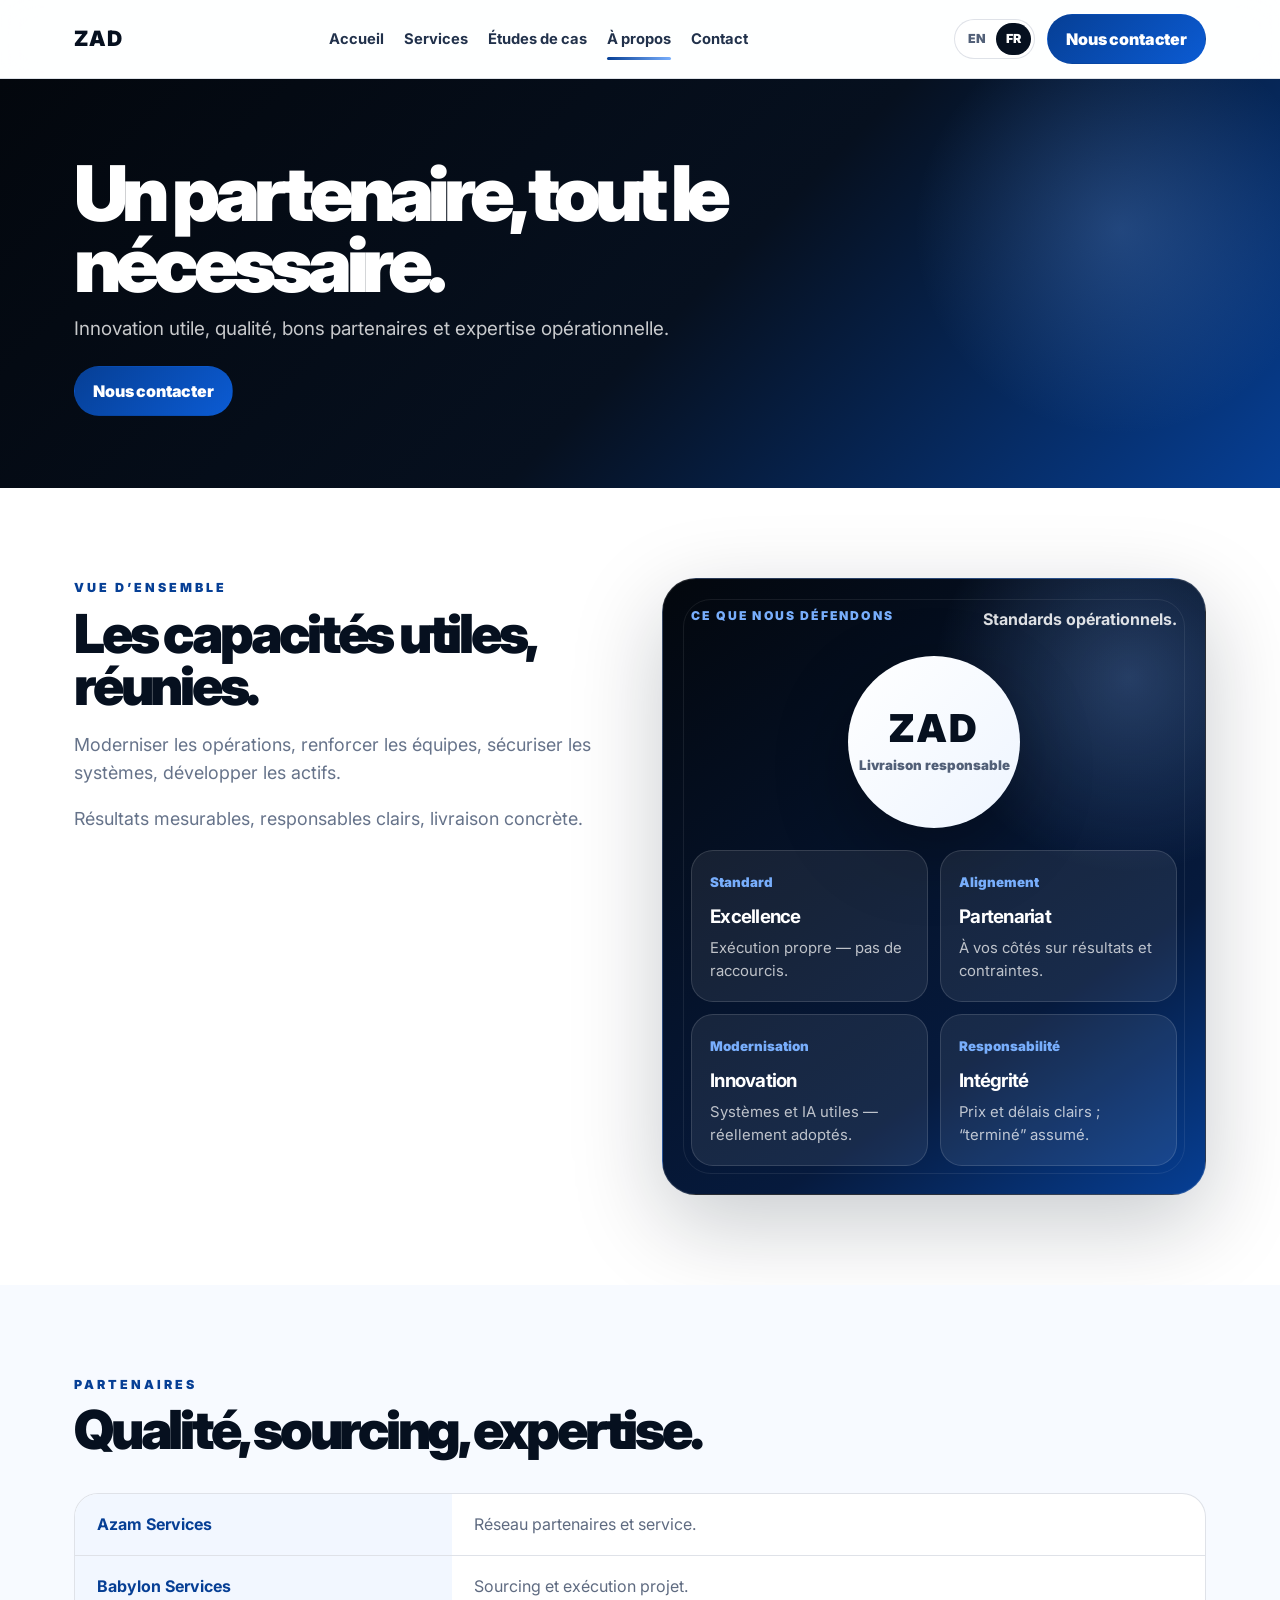
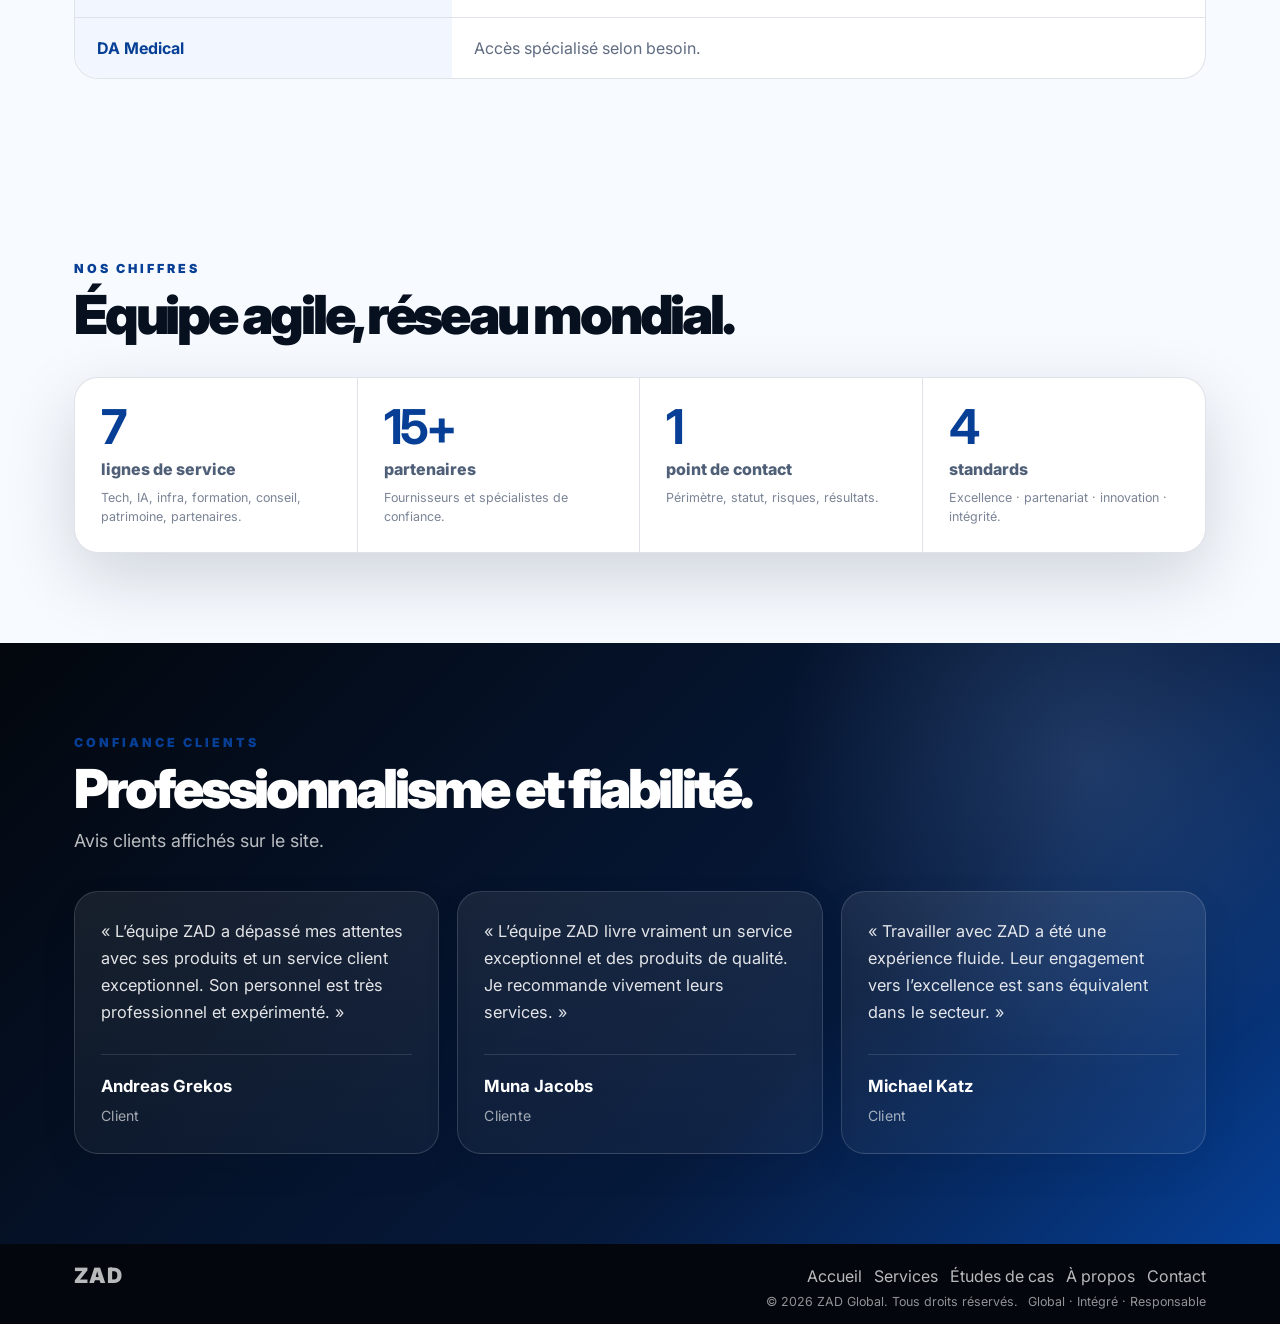
<file: fr/about.html>
<!doctype html>
<html lang="fr">
<head>
  <meta charset="utf-8">
  <meta name="viewport" content="width=device-width, initial-scale=1">
  <title>À propos de ZAD Global</title>
  <meta name="description" content="ZAD Global : technologie, équipes, capital — livraison intégrée et responsable.">
  <link rel="preconnect" href="https://fonts.googleapis.com">
  <link rel="preconnect" href="https://fonts.gstatic.com" crossorigin>
  <link href="https://fonts.googleapis.com/css2?family=Inter:wght@500;650;700;800;900&display=swap" rel="stylesheet">
  <link rel="stylesheet" href="../styles.css?v=20260514">
</head>
<body class="about-page"><header class="site-header">
  <div class="container navbar">
    <a class="logo" href="index.html" aria-label="Accueil ZAD">ZAD</a>
    <nav class="nav-links" data-nav-links><a class="" href="index.html">Accueil</a><a class="" href="services.html">Services</a><a class="" href="cases.html">Études de cas</a><a class="active" href="about.html">À propos</a><a class="" href="contact.html">Contact</a></nav>
    <div class="nav-actions">
      <div class="lang-switch" aria-label="Choix de langue"><a class="" href="../about.html">EN</a><a class="active" href="about.html">FR</a></div>
      <a class="btn btn-primary" href="contact.html">Nous contacter</a>
      <button class="menu-btn" data-menu-button aria-expanded="false">Menu</button>
    </div>
  </div>
</header>
<main><section class="page-hero"><div class="container"><h1>Un partenaire, tout le nécessaire.</h1><p>Innovation utile, qualité, bons partenaires et expertise opérationnelle.</p><div class="hero-cta"><a class="btn btn-primary" href="contact.html">Nous contacter</a></div></div></section><section id="company-overview" class="white company-principles-section"><div class="container split align-start"><div><p class="section-kicker">Vue d’ensemble</p><h2 class="section-title">Les capacités utiles, réunies.</h2><p class="section-lede">Moderniser les opérations, renforcer les équipes, sécuriser les systèmes, développer les actifs.</p><p class="section-lede">Résultats mesurables, responsables clairs, livraison concrète.</p></div><div class="principles-panel"><div class="principles-head"><span>Ce que nous défendons</span><strong>Standards opérationnels.</strong></div><div class="principle-core"><span>ZAD</span><small>Livraison responsable</small></div><div class="principle-grid"><article><small>Standard</small><h3>Excellence</h3><p>Exécution propre — pas de raccourcis.</p></article><article><small>Alignement</small><h3>Partenariat</h3><p>À vos côtés sur résultats et contraintes.</p></article><article><small>Modernisation</small><h3>Innovation</h3><p>Systèmes et IA utiles — réellement adoptés.</p></article><article><small>Responsabilité</small><h3>Intégrité</h3><p>Prix et délais clairs ; “terminé” assumé.</p></article></div></div></div></section><section id="company-partners" class="light"><div class="container"><p class="section-kicker">Partenaires</p><h2 class="section-title">Qualité, sourcing, expertise.</h2><div class="partner-table mt-36"><div class="partner-row"><strong>Azam Services</strong><span>Réseau partenaires et service.</span></div><div class="partner-row"><strong>Babylon Services</strong><span>Sourcing et exécution projet.</span></div><div class="partner-row"><strong>DA Medical</strong><span>Accès spécialisé selon besoin.</span></div></div></div></section><section id="company-numbers" class="light"><div class="container"><p class="section-kicker">Nos chiffres</p><h2 class="section-title">Équipe agile, réseau mondial.</h2><div class="stats-card mt-36"><div class="stat"><strong>7</strong><span>lignes de service</span><small>Tech, IA, infra, formation, conseil, patrimoine, partenaires.</small></div><div class="stat"><strong>15+</strong><span>partenaires</span><small>Fournisseurs et spécialistes de confiance.</small></div><div class="stat"><strong>1</strong><span>point de contact</span><small>Périmètre, statut, risques, résultats.</small></div><div class="stat"><strong>4</strong><span>standards</span><small>Excellence · partenariat · innovation · intégrité.</small></div></div></div></section><section id="company-trust" class="band-dark about-trust-section"><div class="container"><p class="section-kicker">Confiance clients</p><h2 class="section-title">Professionnalisme et fiabilité.</h2><p class="section-lede">Avis clients affichés sur le site.</p><div class="grid-3 mt-36 company-testimonial-strip"><div class="card testimonial-card"><p>« L’équipe ZAD a dépassé mes attentes avec ses produits et un service client exceptionnel. Son personnel est très professionnel et expérimenté. »</p><div class="testimonial-person"><strong>Andreas Grekos</strong><span>Client</span></div></div><div class="card testimonial-card"><p>« L’équipe ZAD livre vraiment un service exceptionnel et des produits de qualité. Je recommande vivement leurs services. »</p><div class="testimonial-person"><strong>Muna Jacobs</strong><span>Cliente</span></div></div><div class="card testimonial-card"><p>« Travailler avec ZAD a été une expérience fluide. Leur engagement vers l’excellence est sans équivalent dans le secteur. »</p><div class="testimonial-person"><strong>Michael Katz</strong><span>Client</span></div></div></div></div></section></main><footer class="footer">
  <div class="container">
    <div class="footer-grid">
      <div>
        <a class="logo" href="index.html" aria-label="Accueil ZAD">ZAD</a>
        <p>Technologie, équipes, terrain et capital — un partenaire intégré.</p>
        <form class="newsletter" data-static-form><input type="email" placeholder="Votre email"><button class="btn btn-primary" type="submit">Envoyer</button></form>
      </div>
      <div><h4>Navigation</h4><div class="footer-links"><a href="index.html">Accueil</a><a href="services.html">Services</a><a href="cases.html">Études de cas</a><a href="about.html">À propos</a><a href="contact.html">Contact</a></div></div>
      <div><h4>Services</h4><div class="footer-links"><a href="services.html#digital">Logiciel & IA</a><a href="services.html#robotics">Robotique & terrain</a><a href="services.html#people">Formation</a><a href="services.html#strategy">Stratégie</a><a href="services.html#capital">Finance & partenaires</a></div></div>
      <div><h4>Contact</h4><p>info@zadglobal.org<br>Kigali Heights, 4th Floor East Wing<br>Kigali, Rwanda</p><div class="footer-links"><a href="contact.html">Réserver un diagnostic</a></div></div>
    </div>
    <div class="footer-bottom"><span>© 2026 ZAD Global. Tous droits réservés.</span><span>Global · Intégré · Responsable</span></div>
  </div>
</footer>
<script src="../script.js?v=20260514"></script></body></html>
</file>
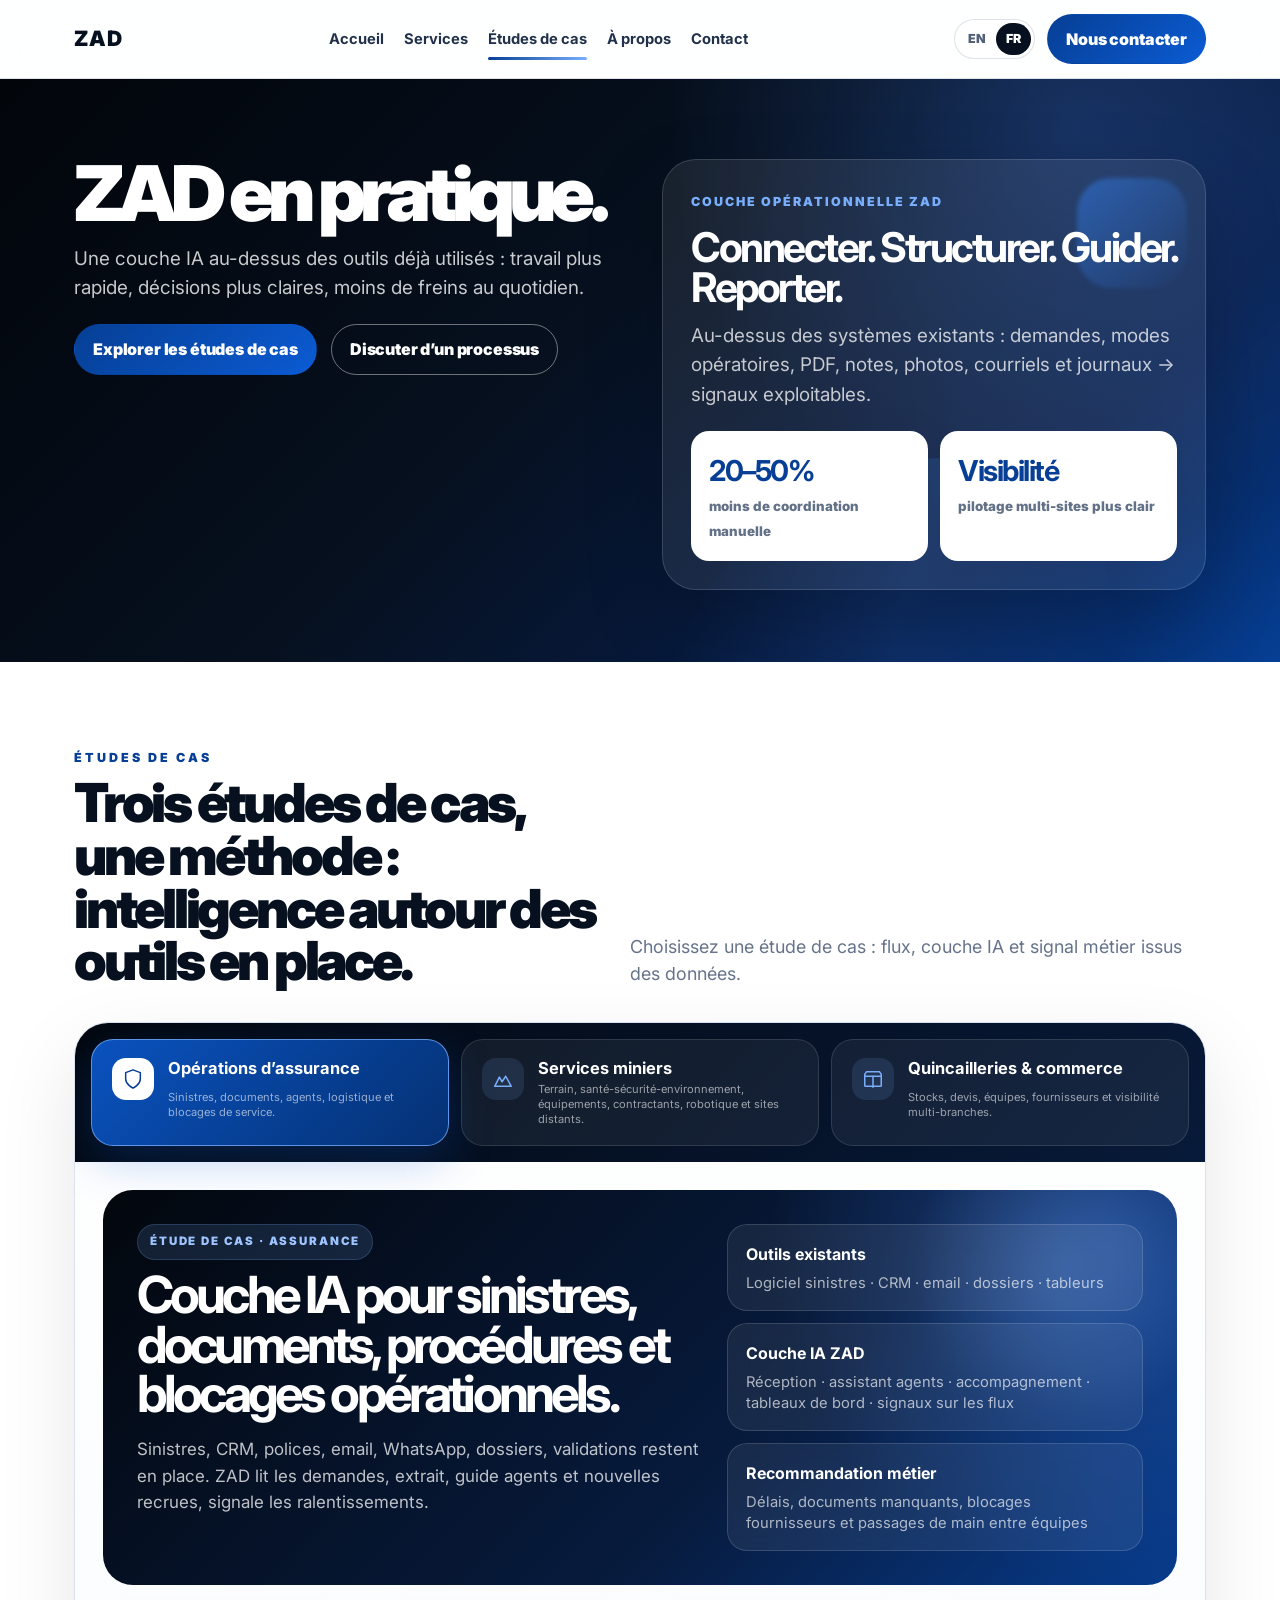
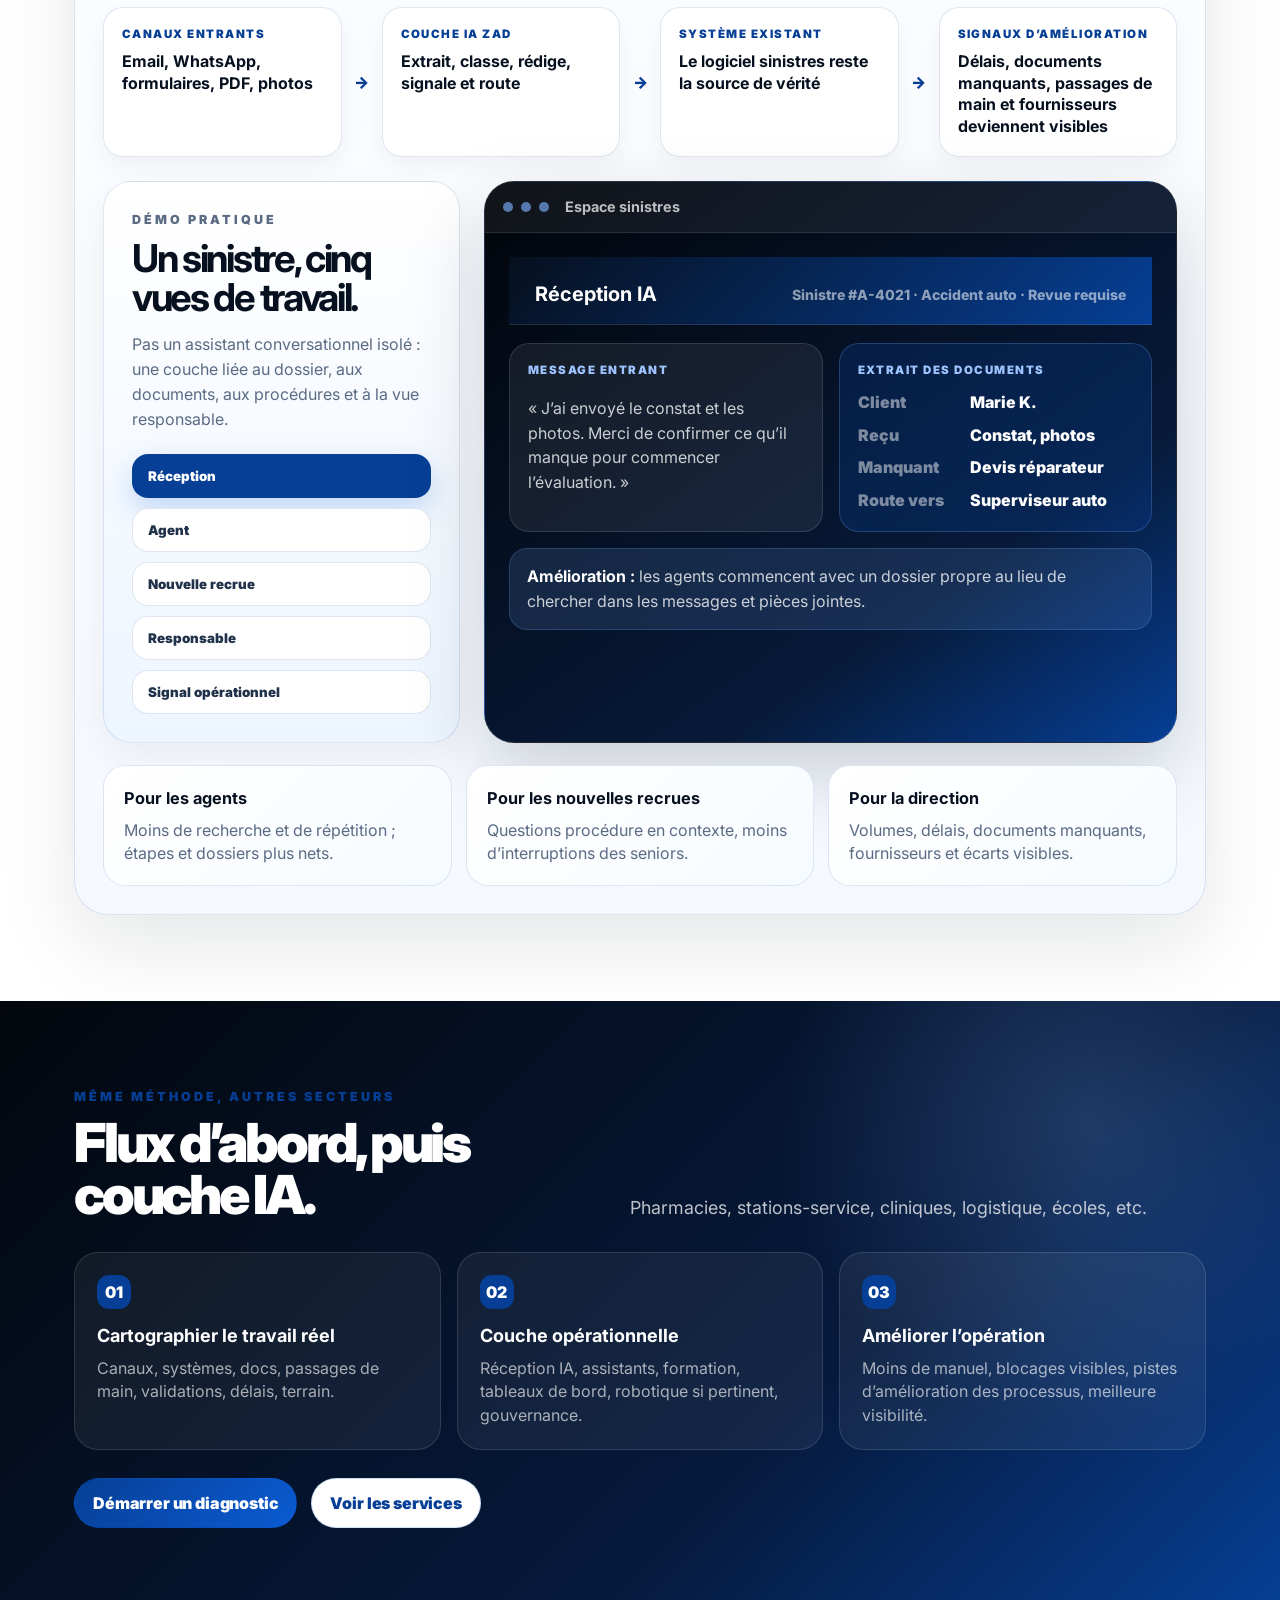
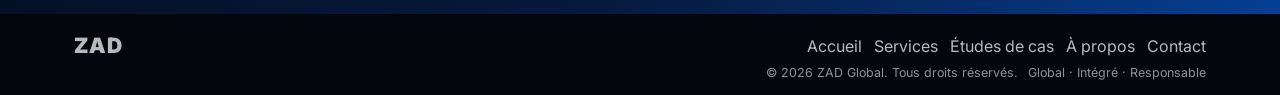
<file: fr/cases.html>
<!doctype html>
<html lang="fr">
<head>
  <meta charset="utf-8">
  <meta name="viewport" content="width=device-width, initial-scale=1">
  <title>ZAD Global — Études de cas IA : assurance, mines et commerce</title>
  <meta name="description" content="Études de cas IA : assurance, mines, commerce — couche opérationnelle au-dessus des systèmes existants.">
  <link rel="preconnect" href="https://fonts.googleapis.com">
  <link rel="preconnect" href="https://fonts.gstatic.com" crossorigin>
  <link href="https://fonts.googleapis.com/css2?family=Inter:wght@500;650;700;800;900&display=swap" rel="stylesheet">
  <link rel="stylesheet" href="../styles.css?v=20260514">
</head>
<body><header class="site-header">
  <div class="container navbar">
    <a class="logo" href="index.html" aria-label="Accueil ZAD">ZAD</a>
    <nav class="nav-links" data-nav-links><a class="" href="index.html">Accueil</a><a class="" href="services.html">Services</a><a class="active" href="cases.html">Études de cas</a><a class="" href="about.html">À propos</a><a class="" href="contact.html">Contact</a></nav>
    <div class="nav-actions">
      <div class="lang-switch" aria-label="Changer de langue"><a class="" href="../cases.html">EN</a><a class="active" href="cases.html">FR</a></div>
      <a class="btn btn-primary" href="contact.html">Nous contacter</a>
      <button class="menu-btn" data-menu-button aria-expanded="false">Menu</button>
    </div>
  </div>
</header>
<main>
  <section class="page-hero case-world-hero">
    <div class="container split align-start">
      <div>
        <h1>ZAD en pratique.</h1>
        <p class="lede">Une couche IA au-dessus des outils déjà utilisés : travail plus rapide, décisions plus claires, moins de freins au quotidien.</p>
        <div class="hero-cta"><a class="btn btn-primary" href="#case-worlds">Explorer les études de cas</a><a class="btn btn-outline" href="contact.html">Discuter d’un processus</a></div>
      </div>
      <div class="case-hero-card case-world-card">
        <span>Couche opérationnelle ZAD</span>
        <h3>Connecter. Structurer. Guider. Reporter.</h3>
        <p>Au-dessus des systèmes existants : demandes, modes opératoires, PDF, notes, photos, courriels et journaux → signaux exploitables.</p>
        <div class="case-hero-metrics"><div><strong>20–50%</strong><small>moins de coordination manuelle</small></div><div><strong>Visibilité</strong><small>pilotage multi-sites plus clair</small></div></div>
      </div>
    </div>
  </section>

  <section class="white case-worlds-section" id="case-worlds" data-reveal>
    <div class="container">
      <div class="section-head-row compact-head">
        <div><p class="section-kicker">Études de cas</p><h2 class="section-title">Trois études de cas, une méthode : intelligence autour des outils en place.</h2></div>
        <p class="section-lede">Choisissez une étude de cas : flux, couche IA et signal métier issus des données.</p>
      </div>

      <div class="case-world-switch" data-case-world>
        <div class="case-world-tabs-dock">
        <div class="case-world-tabs" role="tablist" aria-label="Sélecteur d’études de cas">
          <button class="active" type="button" data-world-tab="insurance"><span aria-hidden="true"><svg xmlns="http://www.w3.org/2000/svg" viewBox="0 0 24 24" fill="none" stroke="currentColor" stroke-width="1.65" stroke-linecap="round" stroke-linejoin="round"><path d="M12 22s8-4 8-10V5l-8-3-8 3v7c0 6 8 10 8 10z"/></svg></span><strong>Opérations d’assurance</strong><small>Sinistres, documents, agents, logistique et blocages de service.</small></button>
          <button type="button" data-world-tab="mining"><span aria-hidden="true"><svg xmlns="http://www.w3.org/2000/svg" viewBox="0 0 24 24" fill="none" stroke="currentColor" stroke-width="1.65" stroke-linecap="round" stroke-linejoin="round"><path d="M3 20h18l-6-11-4 6-3-5-5 10z"/></svg></span><strong>Services miniers</strong><small>Terrain, santé-sécurité-environnement, équipements, contractants, robotique et sites distants.</small></button>
          <button type="button" data-world-tab="commerce"><span aria-hidden="true"><svg xmlns="http://www.w3.org/2000/svg" viewBox="0 0 24 24" fill="none" stroke="currentColor" stroke-width="1.65" stroke-linecap="round" stroke-linejoin="round"><path d="M3 9h18v10a1 1 0 0 1-1 1H4a1 1 0 0 1-1-1V9z"/><path d="M3 9V7l2-3h14l2 3v2"/><path d="M12 9v12"/></svg></span><strong>Quincailleries &amp; commerce</strong><small>Stocks, devis, équipes, fournisseurs et visibilité multi-branches.</small></button>
        </div>
        <div class="case-world-tab-lede" id="case-world-tab-lede" aria-live="polite">
          <p class="active" data-world-tab-lede="insurance">Sinistres, documents, agents, logistique et blocages de service.</p>
          <p data-world-tab-lede="mining">Terrain, santé-sécurité-environnement, équipements, contractants, robotique et sites distants.</p>
          <p data-world-tab-lede="commerce">Stocks, devis, équipes, fournisseurs et visibilité multi-branches.</p>
        </div>
        </div>

        <article class="case-world-panel active" data-world-panel="insurance">
          <div class="world-panel-hero insurance-world">
            <div>
              <span class="world-label">Étude de cas · Assurance</span>
              <h3>Couche IA pour sinistres, documents, procédures et blocages opérationnels.</h3>
              <p>Sinistres, CRM, polices, email, WhatsApp, dossiers, validations restent en place. ZAD lit les demandes, extrait, guide agents et nouvelles recrues, signale les ralentissements.</p>
            </div>
            <div class="world-stack">
              <div><b>Outils existants</b><span>Logiciel sinistres · CRM · email · dossiers · tableurs</span></div>
              <div><b>Couche IA ZAD</b><span>Réception · assistant agents · accompagnement · tableaux de bord · signaux sur les flux</span></div>
              <div><b>Recommandation métier</b><span>Délais, documents manquants, blocages fournisseurs et passages de main entre équipes</span></div>
            </div>
          </div>

          <div class="case-flow-diagram">
            <div><small>Canaux entrants</small><strong>Email, WhatsApp, formulaires, PDF, photos</strong></div>
            <i></i>
            <div><small>Couche IA ZAD</small><strong>Extrait, classe, rédige, signale et route</strong></div>
            <i></i>
            <div><small>Système existant</small><strong>Le logiciel sinistres reste la source de vérité</strong></div>
            <i></i>
            <div><small>Signaux d’amélioration</small><strong>Délais, documents manquants, passages de main et fournisseurs deviennent visibles</strong></div>
          </div>

          <div class="workspace-showcase insurance-showcase">
            <div class="workspace-copy">
              <p class="section-kicker">Démo pratique</p>
              <h3>Un sinistre, cinq vues de travail.</h3>
              <p>Pas un assistant conversationnel isolé : une couche liée au dossier, aux documents, aux procédures et à la vue responsable.</p>
              <div class="mini-selector" data-mini-case="insurance">
                <button class="active" type="button" data-mini-tab="réception">Réception</button>
                <button type="button" data-mini-tab="agent">Agent</button>
                <button type="button" data-mini-tab="assistant">Nouvelle recrue</button>
                <button type="button" data-mini-tab="responsable">Responsable</button>
                <button type="button" data-mini-tab="recommendation">Signal opérationnel</button>
              </div>
            </div>
            <div class="software-screen">
              <div class="screen-chrome"><span></span><span></span><span></span><b>Espace sinistres</b></div>
              <section class="mini-panel active" data-mini-panel="réception">
                <div class="screen-topline clean"><b>Réception IA</b><em>Sinistre #A-4021 · Accident auto · Revue requise</em></div>
                <div class="screen-grid">
                  <div class="screen-card"><small>Message entrant</small><p>« J’ai envoyé le constat et les photos. Merci de confirmer ce qu’il manque pour commencer l’évaluation. »</p></div>
                  <div class="screen-card blue"><small>Extrait des documents</small><dl><dt>Client</dt><dd>Marie K.</dd><dt>Reçu</dt><dd>Constat, photos</dd><dt>Manquant</dt><dd>Devis réparateur</dd><dt>Route vers</dt><dd>Superviseur auto</dd></dl></div>
                </div>
                <div class="screen-insight"><b>Amélioration :</b> les agents commencent avec un dossier propre au lieu de chercher dans les messages et pièces jointes.</div>
              </section>
              <section class="mini-panel" data-mini-panel="agent">
                <div class="screen-topline clean"><b>Assistant agent</b><em>Connecté aux modes opératoires, modèles, notes police et données dossier</em></div>
                <div class="chat-demo-large compact-chat">
                  <div class="chat-row user">Le devis réparateur manque, mais le client demande si l’étude peut commencer. Que dois-je répondre et comment mettre à jour le dossier ?</div>
                  <div class="chat-row ai">Gardez le dossier en “documents en attente”. La préparation peut commencer, mais la revue finale attend le devis. Préparez une relance client et ajoutez une note interne listant les documents reçus et manquants.</div>
                </div>
                <div class="screen-insight"><b>Amélioration :</b> réponses plus rapides et plus cohérentes, avec décision finale humaine.</div>
              </section>
              <section class="mini-panel" data-mini-panel="assistant">
                <div class="screen-topline clean"><b>Assistant nouvelle recrue</b><em>Formation dans le flux de travail</em></div>
                <div class="coach-answer-large refined-coach"><h4>Question d’un nouvel employé</h4><p>« La date d’accident est dans la période de grâce, mais le paiement était en retard. Que dois-je vérifier avant d’orienter le dossier ? »</p><ol><li>Confirmer la couverture à la date d’accident.</li><li>Comparer l’horodatage du paiement à la règle de grâce.</li><li>Ajouter une note avec les preuves utilisées.</li><li>Orienter vers le superviseur si les dates se contredisent.</li></ol><span>Source : procédure Sinistres auto · Période de grâce</span></div>
                <div class="screen-insight"><b>Amélioration :</b> les seniors répondent à moins de questions répétitives.</div>
              </section>
              <section class="mini-panel" data-mini-panel="responsable">
                <div class="screen-topline clean"><b>Tableau de pilotage responsable</b><em>Signaux issus de l’activité flux de travail</em></div>
                <div class="manager-metrics-row refined-metrics"><div><strong>42</strong><span>dossiers ouverts</span></div><div><strong>11</strong><span>risques sur les délais</span></div><div><strong>18</strong><span>documents manquants</span></div></div>
                <table class="cockpit-table refined-table"><thead><tr><th>File d’attente</th><th>Problème</th><th>Action</th></tr></thead><tbody><tr><td>Auto</td><td>Devis réparateurs manquants</td><td>Relance groupée</td></tr><tr><td>Habitation</td><td>Photos non jointes</td><td>Demander preuves</td></tr><tr><td>Supervision</td><td>Conflits période de grâce</td><td>Prioriser aujourd’hui</td></tr></tbody></table>
                <div class="screen-insight"><b>Amélioration :</b> les responsables voient les blocages avant que les clients ne relancent.</div>
              </section>
              <section class="mini-panel" data-mini-panel="recommendation">
                <div class="screen-topline clean"><b>Recommandation opérationnelle</b><em>Signal détecté dans les sinistres, partenaires et branches</em></div>
                <div class="recommendation-grid">
                  <div class="recommendation-card alert"><small>Signal détecté</small><h4>Les devis réparateurs sont le principal facteur de retard.</h4><p>37% des sinistres auto retardés ce mois-ci attendent les devis de deux garages partenaires.</p></div>
                  <div class="recommendation-card"><small>Suggestion ZAD</small><h4>Créer une voie rapide d’estimation.</h4><p>Relances automatiques après 24h, classement des garages par délai de réponse et routage urgent vers les partenaires plus rapides.</p></div>
                </div>
                <table class="cockpit-table refined-table"><thead><tr><th>Partenaire</th><th>Délai moyen</th><th>Action suggérée</th></tr></thead><tbody><tr><td>Garage A</td><td>3,8 jours</td><td>Réviser l’engagement de délai</td></tr><tr><td>Garage B</td><td>2,9 jours</td><td>Réduire les urgences</td></tr><tr><td>Garage C</td><td>0,9 jour</td><td>Partenaire prioritaire</td></tr></tbody></table>
                <div class="screen-insight"><b>Valeur stratégique :</b> la couche IA ne traite pas seulement les dossiers ; elle révèle des choix opérationnels qui peuvent réduire les délais.</div>
              </section>
            </div>
          </div>

          <div class="world-value-grid">
            <div><strong>Pour les agents</strong><p>Moins de recherche et de répétition ; étapes et dossiers plus nets.</p></div>
            <div><strong>Pour les nouvelles recrues</strong><p>Questions procédure en contexte, moins d’interruptions des seniors.</p></div>
            <div><strong>Pour la direction</strong><p>Volumes, délais, documents manquants, fournisseurs et écarts visibles.</p></div>
          </div>
        </article>

        <article class="case-world-panel" data-world-panel="mining">
          <div class="world-panel-hero mining-world">
            <div>
              <span class="world-label">Étude de cas · Services miniers</span>
              <h3>Couche IA et robotique pour terrain, santé-sécurité-environnement, équipements, contractants et sites distants.</h3>
              <p>Flotte, GMAO (gestion de maintenance), progiciel de gestion intégré (ERP), santé-sécurité-environnement, affectation des équipes et contractants : déjà en place. ZAD structure les rapports terrain, fait retrouver les procédures et les tendances de maintenance ; drones, capteurs ou robotique lorsque c’est pertinent.</p>
            </div>
            <div class="world-stack">
              <div><b>Outils existants</b><span>Flotte · GMAO · ERP · santé-sécurité-environnement · Excel · rapports contractants</span></div>
              <div><b>Couche IA ZAD</b><span>Recherche procédures · rapports terrain · tendances maintenance · tableaux de bord site</span></div>
              <div><b>Couche robotique</b><span>Drones, caméras, capteurs, inspections distantes et labs de formation si utile</span></div>
            </div>
          </div>

          <div class="case-flow-diagram mining-flow">
            <div><small>Signaux terrain</small><strong>Notes vocales, photos, inspections, drones, capteurs, commentaires opérateurs</strong></div>
            <i></i>
            <div><small>Couche IA ZAD</small><strong>Transforme les mises à jour en rapports et tickets structurés</strong></div>
            <i></i>
            <div><small>Systèmes existants</small><strong>GMAO, règles santé-sécurité-environnement, ERP, affectation des équipes et bibliothèques restent en place</strong></div>
            <i></i>
            <div><small>Leadership site</small><strong>Actions ouvertes, risques de temps d’arrêt, retards contractants, écarts santé-sécurité-environnement et opportunités robotique deviennent visibles</strong></div>
          </div>

          <div class="workspace-showcase mining-showcase">
            <div class="workspace-copy">
              <p class="section-kicker">Démo pratique</p>
              <h3>Un problème terrain, cinq vues opérationnelles.</h3>
              <p>Pas « un tableau de plus » : les mises à jour terrain deviennent du travail clair pour la santé-sécurité-environnement, la maintenance, les contractants et la direction.</p>
              <div class="mini-selector" data-mini-case="mining">
                <button class="active" type="button" data-mini-tab="field">Rapport terrain</button>
                <button type="button" data-mini-tab="sse">Santé-sécurité-environnement</button>
                <button type="button" data-mini-tab="maintenance">Intelligence maintenance</button>
                <button type="button" data-mini-tab="robotics">Robotique</button>
                <button type="button" data-mini-tab="site">Pilotage du site</button>
              </div>
            </div>
            <div class="software-screen mining-screen">
              <div class="screen-chrome"><span></span><span></span><span></span><b>Espace opérations site</b></div>
              <section class="mini-panel active" data-mini-panel="field">
                <div class="screen-topline clean"><b>Transformateur de rapport terrain</b><em>Zone concasseur · Convoyeur B · Haute priorité</em></div>
                <div class="screen-grid">
                  <div class="screen-card"><small>Mise à jour brute</small><p>Photo + note vocale : « Le bord de la bande se déchire près du transfert. Même problème que la semaine passée. Poussière visible. Inspection avant le poste de nuit. »</p></div>
                  <div class="screen-card blue"><small>Sortie structurée</small><dl><dt>Équipement</dt><dd>Convoyeur B</dd><dt>Problème</dt><dd>Bande + poussière</dd><dt>Risque</dt><dd>Panne répétée / temps d’arrêt</dd><dt>Action</dt><dd>Inspection avant le poste de nuit</dd></dl></div>
                </div>
                <div class="screen-insight"><b>Amélioration :</b> notes vocales, photos et commentaires deviennent des signaux exploitables.</div>
              </section>
              <section class="mini-panel" data-mini-panel="sse">
                <div class="screen-topline clean"><b>Assistant santé-sécurité-environnement et procédures</b><em>Recherche dans les modes opératoires, permis, listes de contrôle et règles du site</em></div>
                <div class="chat-demo-large compact-chat">
                  <div class="chat-row user">Avant qu’un contractant inspecte le Convoyeur B, que doit vérifier le superviseur ?</div>
                  <div class="chat-row ai">Confirmer la consignation (blocage énergie), vérifier le permis de travail, l’accès zone restreinte, les équipements de protection individuelle, les mesures anti-poussière et documenter l’analyse des risques avant la tâche.</div>
                </div>
                <div class="screen-insight"><b>Amélioration :</b> les équipes retrouvent la bonne procédure plus vite, sans remplacer la responsabilité santé-sécurité-environnement.</div>
              </section>
              <section class="mini-panel" data-mini-panel="maintenance">
                <div class="screen-topline clean"><b>Intelligence maintenance</b><em>Tendances à travers tickets, logs, pièces et notes</em></div>
                <table class="cockpit-table refined-table"><thead><tr><th>Tendance</th><th>Preuve</th><th>Revue suggérée</th></tr></thead><tbody><tr><td>Dégât répété bord bande</td><td>3 rapports / 14 jours</td><td>Alignement + transfert</td></tr><tr><td>Inspection retardée</td><td>2 retards contractant</td><td>Faire remonter la priorité</td></tr><tr><td>Poussière accumulée</td><td>Photos dans 4 rapports</td><td>Mise en ordre, propreté et contrôle poussière</td></tr></tbody></table>
                <div class="screen-insight"><b>Amélioration :</b> la direction voit les tendances cachées dans l’historique maintenance et les rapports terrain.</div>
              </section>
              <section class="mini-panel" data-mini-panel="robotics">
                <div class="screen-topline clean"><b>Opportunité robotique et inspection distante</b><em>Quand la couche IA révèle un problème répétitif</em></div>
                <div class="recommendation-grid">
                  <div class="recommendation-card alert"><small>Signal détecté</small><h4>Inspections manuelles répétées dans une zone distante ou à risque.</h4><p>Le Convoyeur B et le point de transfert génèrent des rapports photo, observations poussière et visites contractants récurrentes.</p></div>
                  <div class="recommendation-card"><small>Suggestion ZAD</small><h4>Ajouter une routine d’inspection distante.</h4><p>Utiliser un parcours drone, une caméra fixe ou un capteur robuste pour capturer les points récurrents, puis connecter les images à la couche IA.</p></div>
                </div>
                <div class="visual-pills"><span>Parcours drone</span><span>Caméra fixe</span><span>Capteur poussière/vibration</span><span>Simulation formation</span></div>
                <div class="screen-insight"><b>Valeur stratégique :</b> ZAD identifie où la robotique apporte une vraie valeur opérationnelle, sans proposer du matériel pour le principe.</div>
              </section>
              <section class="mini-panel" data-mini-panel="site">
                <div class="screen-topline clean"><b>Pilotage du site</b><em>Visibilité sites distants pour la direction opérationnelle</em></div>
                <div class="manager-metrics-row refined-metrics"><div><strong>17</strong><span>actions ouvertes</span></div><div><strong>5</strong><span>risques de temps d’arrêt</span></div><div><strong>3</strong><span>retards contractants</span></div></div>
                <table class="cockpit-table refined-table"><thead><tr><th>Site</th><th>Signal</th><th>Priorité</th></tr></thead><tbody><tr><td>North Pit</td><td>Convoyeur B récurrent</td><td>Haute</td></tr><tr><td>Atelier</td><td>Manque pièces sur PM</td><td>Moyenne</td></tr><tr><td>Contractants</td><td>Deux interventions en retard</td><td>Haute</td></tr></tbody></table>
                <div class="screen-insight"><b>Amélioration :</b> la direction voit les actions ouvertes, retards et risques à travers les sites distants.</div>
              </section>
            </div>
          </div>

          <div class="world-value-grid">
            <div><strong>Pour le terrain</strong><p>Photos, notes, inspections, capteurs → rapports structurés et suivis.</p></div>
            <div><strong>Pour la santé-sécurité-environnement et la maintenance</strong><p>Procédures, permis, récurrences, pièces, robotique, contractants — plus simple à piloter.</p></div>
            <div><strong>Pour la direction</strong><p>Visibilité site sans tout tirer par appels ou WhatsApp.</p></div>
          </div>
        </article>

        <article class="case-world-panel" data-world-panel="commerce">
          <div class="world-panel-hero commerce-world">
            <div>
              <span class="world-label">Étude de cas · Quincaillerie &amp; commerce</span>
              <h3>Couche IA pour stocks, devis, fournisseurs, formation équipe et visibilité multi-branches.</h3>
              <p>Caisse, Excel, factures, WhatsApp, rayon : ZAD relie les signaux pour servir plus vite et voir ventes, ruptures, retards, stock dormant.</p>
            </div>
            <div class="world-stack">
              <div><b>Outils existants</b><span>Caisse / point de vente · Excel · factures · WhatsApp · contrôles rayon · rapports branches</span></div>
              <div><b>Couche IA ZAD</b><span>Recherche produits · devis · réassort · assistant équipe · tableau de bord propriétaire</span></div>
              <div><b>Recommandation métier</b><span>Transferts de stock, règles réassort, produits lents, retards fournisseurs et besoins formation</span></div>
            </div>
          </div>

          <div class="case-flow-diagram commerce-flow">
            <div><small>Signaux quotidiens</small><strong>Ventes, stocks, questions clients, devis, livraisons fournisseurs</strong></div>
            <i></i>
            <div><small>Couche IA ZAD</small><strong>Trouve produits, prépare devis, signale risques stock et guide les équipes</strong></div>
            <i></i>
            <div><small>Données existantes</small><strong>Caisse, stocks, fournisseurs, factures et notes de succursales restent utiles</strong></div>
            <i></i>
            <div><small>Vue propriétaire</small><strong>Ruptures, stock dormant, fournisseurs et performance branches deviennent visibles</strong></div>
          </div>

          <div class="workspace-showcase commerce-showcase">
            <div class="workspace-copy">
              <p class="section-kicker">Démo pratique</p>
              <h3>Une demande client, cinq vues opérationnelles.</h3>
              <p>Équipes plus rapides, devis plus nets, stocks problématiques visibles tôt, vue propriétaire par branche.</p>
              <div class="mini-selector" data-mini-case="commerce">
                <button class="active" type="button" data-mini-tab="product">Assistant produit</button>
                <button type="button" data-mini-tab="quote">Devis</button>
                <button type="button" data-mini-tab="stock">Signaux stock</button>
                <button type="button" data-mini-tab="owner">Pilotage propriétaire</button>
                <button type="button" data-mini-tab="commerce-advice">Suggestion métier</button>
              </div>
            </div>
            <div class="software-screen commerce-screen">
              <div class="screen-chrome"><span></span><span></span><span></span><b>Espace opérations commerce</b></div>
              <section class="mini-panel active" data-mini-panel="product">
                <div class="screen-topline clean"><b>Assistant produit et stock</b><em>Connecté au catalogue, prix et stock par succursale</em></div>
                <div class="chat-demo-large compact-chat">
                  <div class="chat-row user">Un client a besoin de matériaux pour la plomberie d’une salle de bain. Quels tuyaux PVC, raccords et colles avons-nous, et quelle branche a les pièces manquantes ?</div>
                  <div class="chat-row ai">Branche 1 a les tuyaux 32mm, coudes et colle. Branche 2 a les réducteurs manquants. Préparer un devis multi-stock ou transférer avant 15h. Marque alternative disponible avec 8% de marge en moins.</div>
                </div>
                <div class="screen-insight"><b>Amélioration :</b> les employés n’ont pas à mémoriser chaque produit, branche, équivalent ou prix.</div>
              </section>
              <section class="mini-panel" data-mini-panel="quote">
                <div class="screen-topline clean"><b>Générateur de devis</b><em>Demande client → devis propre → suivi</em></div>
                <div class="screen-grid">
                  <div class="screen-card"><small>Demande client</small><p>« Envoyez un devis pour 40 sacs de ciment, 20 fers, 15 tôles et livraison à Karpala. »</p></div>
                  <div class="screen-card blue"><small>Sortie préparée</small><dl><dt>Articles</dt><dd>Disponibles sauf tôles</dd><dt>Alternative</dt><dd>Marque B en stock</dd><dt>Livraison</dt><dd>Demain matin</dd><dt>Suivi</dt><dd>Relancer sous 2h</dd></dl></div>
                </div>
                <div class="screen-insight"><b>Amélioration :</b> devis plus rapides, cohérents et suivis.</div>
              </section>
              <section class="mini-panel" data-mini-panel="stock">
                <div class="screen-topline clean"><b>Signaux stock et réassort</b><em>Vitesse de vente, niveau par branche et retards fournisseurs</em></div>
                <table class="cockpit-table refined-table"><thead><tr><th>Article</th><th>Signal</th><th>Action suggérée</th></tr></thead><tbody><tr><td>Ciment 50kg</td><td>Risque rupture jeudi</td><td>Commander aujourd’hui</td></tr><tr><td>Peinture extérieure</td><td>Lent à Branche 2</td><td>Transférer ou promo</td></tr><tr><td>Réducteurs PVC</td><td>Manque répétitif</td><td>Augmenter stock mini</td></tr></tbody></table>
                <div class="screen-insight"><b>Amélioration :</b> le propriétaire voit les problèmes de stock avant qu’ils ne deviennent des ventes perdues.</div>
              </section>
              <section class="mini-panel" data-mini-panel="owner">
                <div class="screen-topline clean"><b>Pilotage propriétaire</b><em>Contrôle multi-branches sans appeler chaque responsable</em></div>
                <div class="manager-metrics-row refined-metrics"><div><strong>8</strong><span>risques rupture</span></div><div><strong>14</strong><span>devis ouverts</span></div><div><strong>3</strong><span>retards fournisseurs</span></div></div>
                <table class="cockpit-table refined-table"><thead><tr><th>Branche</th><th>Signal</th><th>Action</th></tr></thead><tbody><tr><td>Branche 1</td><td>Forte vitesse ciment</td><td>Commander</td></tr><tr><td>Branche 2</td><td>Surstock peinture</td><td>Transférer</td></tr><tr><td>Branche 3</td><td>Suivi devis faible</td><td>Former équipe</td></tr></tbody></table>
                <div class="screen-insight"><b>Amélioration :</b> les propriétaires pilotent stock, devis, fournisseurs et équipe depuis une seule vue.</div>
              </section>
              <section class="mini-panel" data-mini-panel="commerce-advice">
                <div class="screen-topline clean"><b>Suggestion métier</b><em>Conseil opérationnel issu des ventes, stocks et devis</em></div>
                <div class="recommendation-grid">
                  <div class="recommendation-card alert"><small>Signal détecté</small><h4>La Branche 3 perd des devis après la première réponse.</h4><p>Les devis sont préparés, mais 62% ne reçoivent pas de relance le même jour.</p></div>
                  <div class="recommendation-card"><small>Suggestion ZAD</small><h4>Changer le flux de travail, pas seulement le logiciel.</h4><p>Créer une règle de relance le jour même, assigner un responsable par devis et former l’équipe aux alternatives produits.</p></div>
                </div>
                <div class="screen-insight"><b>Valeur stratégique :</b> ZAD fait apparaître des améliorations flux de travail et effectifs que le propriétaire ne voit pas toujours dans les rapports bruts.</div>
              </section>
            </div>
          </div>

          <div class="world-value-grid">
            <div><strong>Pour les équipes</strong><p>Produits, alternatives, prix, procédures — sans solliciter le propriétaire à chaque fois.</p></div>
            <div><strong>Pour les opérations</strong><p>Devis, stock, fournisseurs, rapports branches plus alignés.</p></div>
            <div><strong>Pour le propriétaire</strong><p>Ruptures, lenteurs, écarts branches, fournisseurs, formation — visibles.</p></div>
          </div>
        </article>
      </div>
    </div>
  </section>
  <section class="band-dark final-case-cta" data-reveal>
    <div class="container">
      <div class="section-head-row compact-head">
        <div><p class="section-kicker">Même méthode, autres secteurs</p><h2 class="section-title">Flux d’abord, puis couche IA.</h2></div>
        <p class="section-lede">Pharmacies, stations-service, cliniques, logistique, écoles, etc.</p>
      </div>
      <div class="case-method-strip">
        <div><span>01</span><strong>Cartographier le travail réel</strong><p>Canaux, systèmes, docs, passages de main, validations, délais, terrain.</p></div>
        <div><span>02</span><strong>Couche opérationnelle</strong><p>Réception IA, assistants, formation, tableaux de bord, robotique si pertinent, gouvernance.</p></div>
        <div><span>03</span><strong>Améliorer l’opération</strong><p>Moins de manuel, blocages visibles, pistes d’amélioration des processus, meilleure visibilité.</p></div>
      </div>
      <div class="hero-cta"><a class="btn btn-primary" href="contact.html">Démarrer un diagnostic</a><a class="btn btn-secondary" href="services.html">Voir les services</a></div>
    </div>
  </section>
</main>
<footer class="footer"><div class="container"><div class="footer-grid"><div><a class="logo" href="index.html" aria-label="Accueil ZAD">ZAD</a><p>Technologie, équipes, terrain et capital — un partenaire intégré.</p><form class="newsletter" data-static-form><input type="email" placeholder="Votre email"><button class="btn btn-primary" type="submit">Envoyer</button></form></div><div><h4>Navigation</h4><div class="footer-links"><a href="index.html">Accueil</a><a href="services.html">Services</a><a href="cases.html">Études de cas</a><a href="about.html">À propos</a><a href="contact.html">Contact</a></div></div><div><h4>Services</h4><div class="footer-links"><a href="services.html#digital">Logiciel & IA</a><a href="services.html#robotics">Robotique & terrain</a><a href="services.html#people">Formation</a><a href="services.html#strategy">Stratégie</a><a href="services.html#capital">Finance & partenaires</a></div></div><div><h4>Contact</h4><p>info@zadglobal.org<br>Kigali Heights, 4th Floor East Wing<br>Kigali, Rwanda</p><div class="footer-links"><a href="contact.html">Réserver un diagnostic</a></div></div></div><div class="footer-bottom"><span>© 2026 ZAD Global. Tous droits réservés.</span><span>Global · Intégré · Responsable</span></div></div></footer>
<script src="../script.js?v=20260514"></script></body></html>
</file>
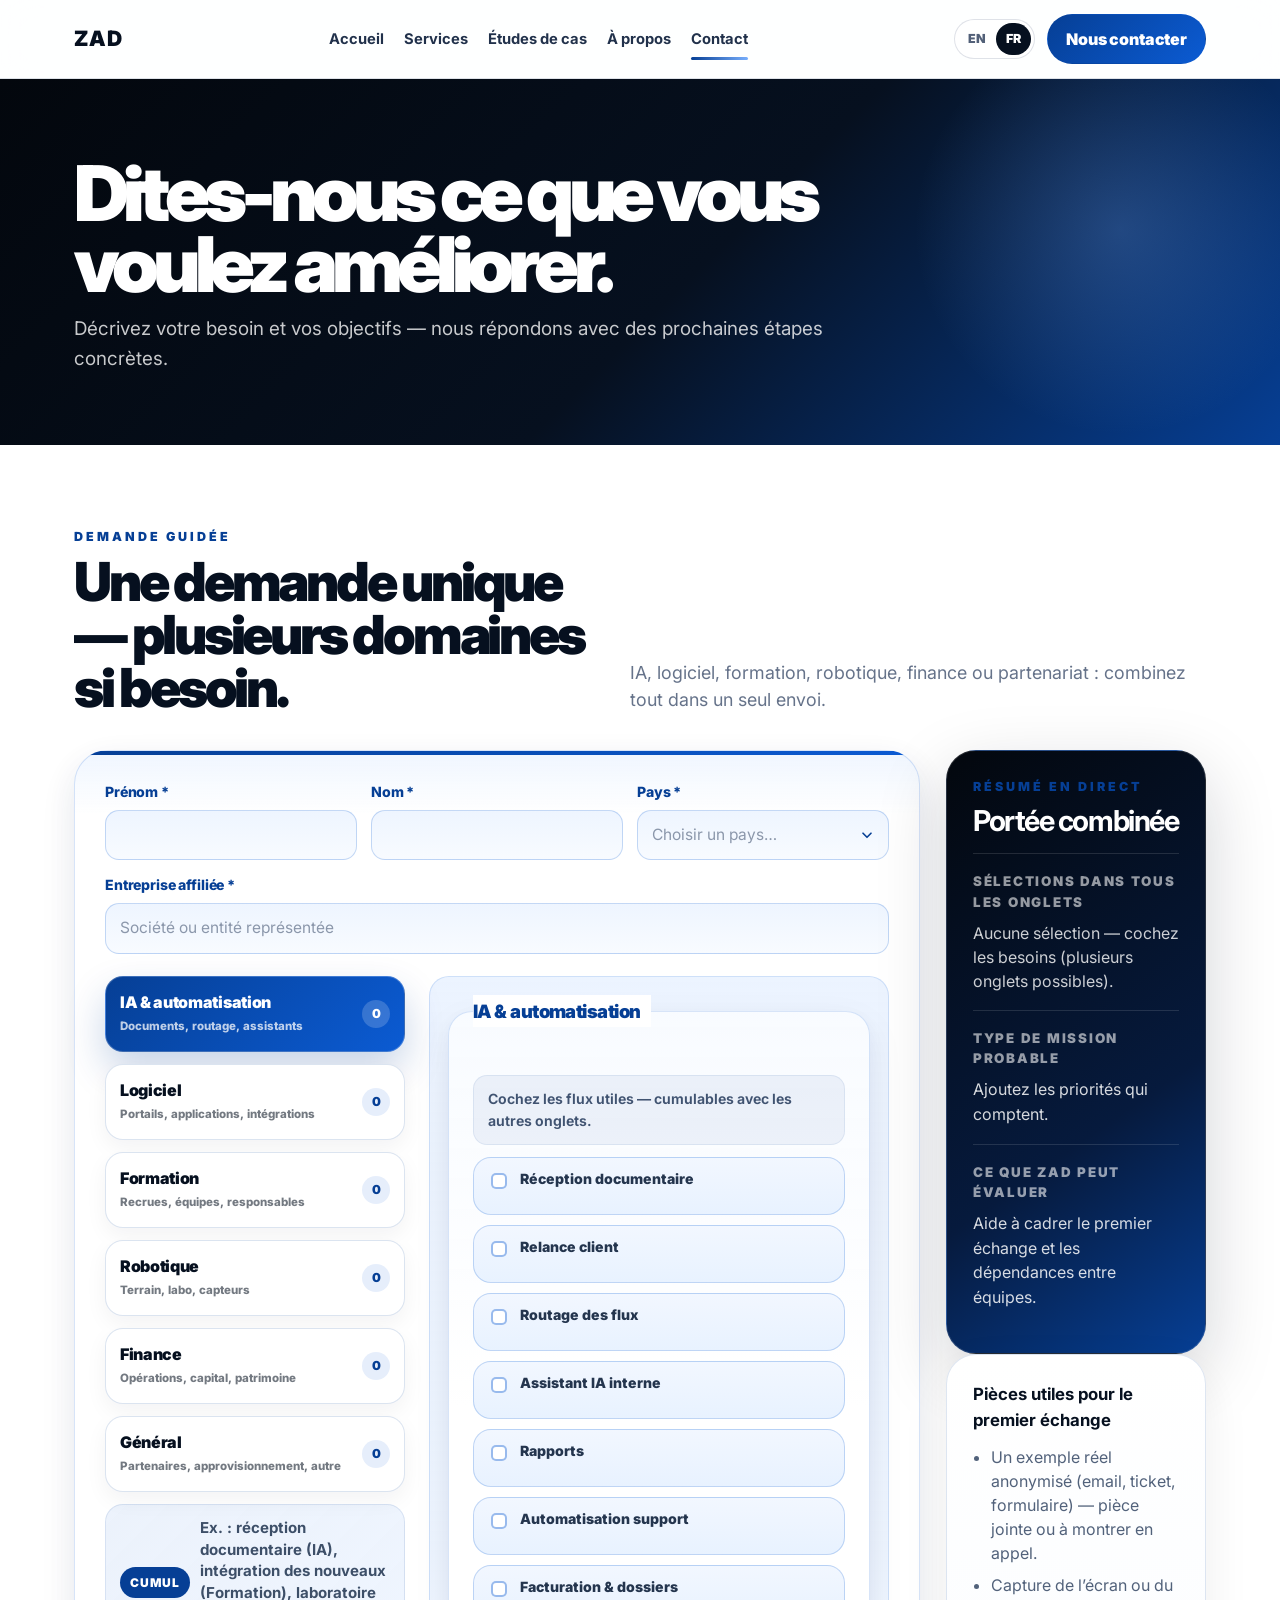
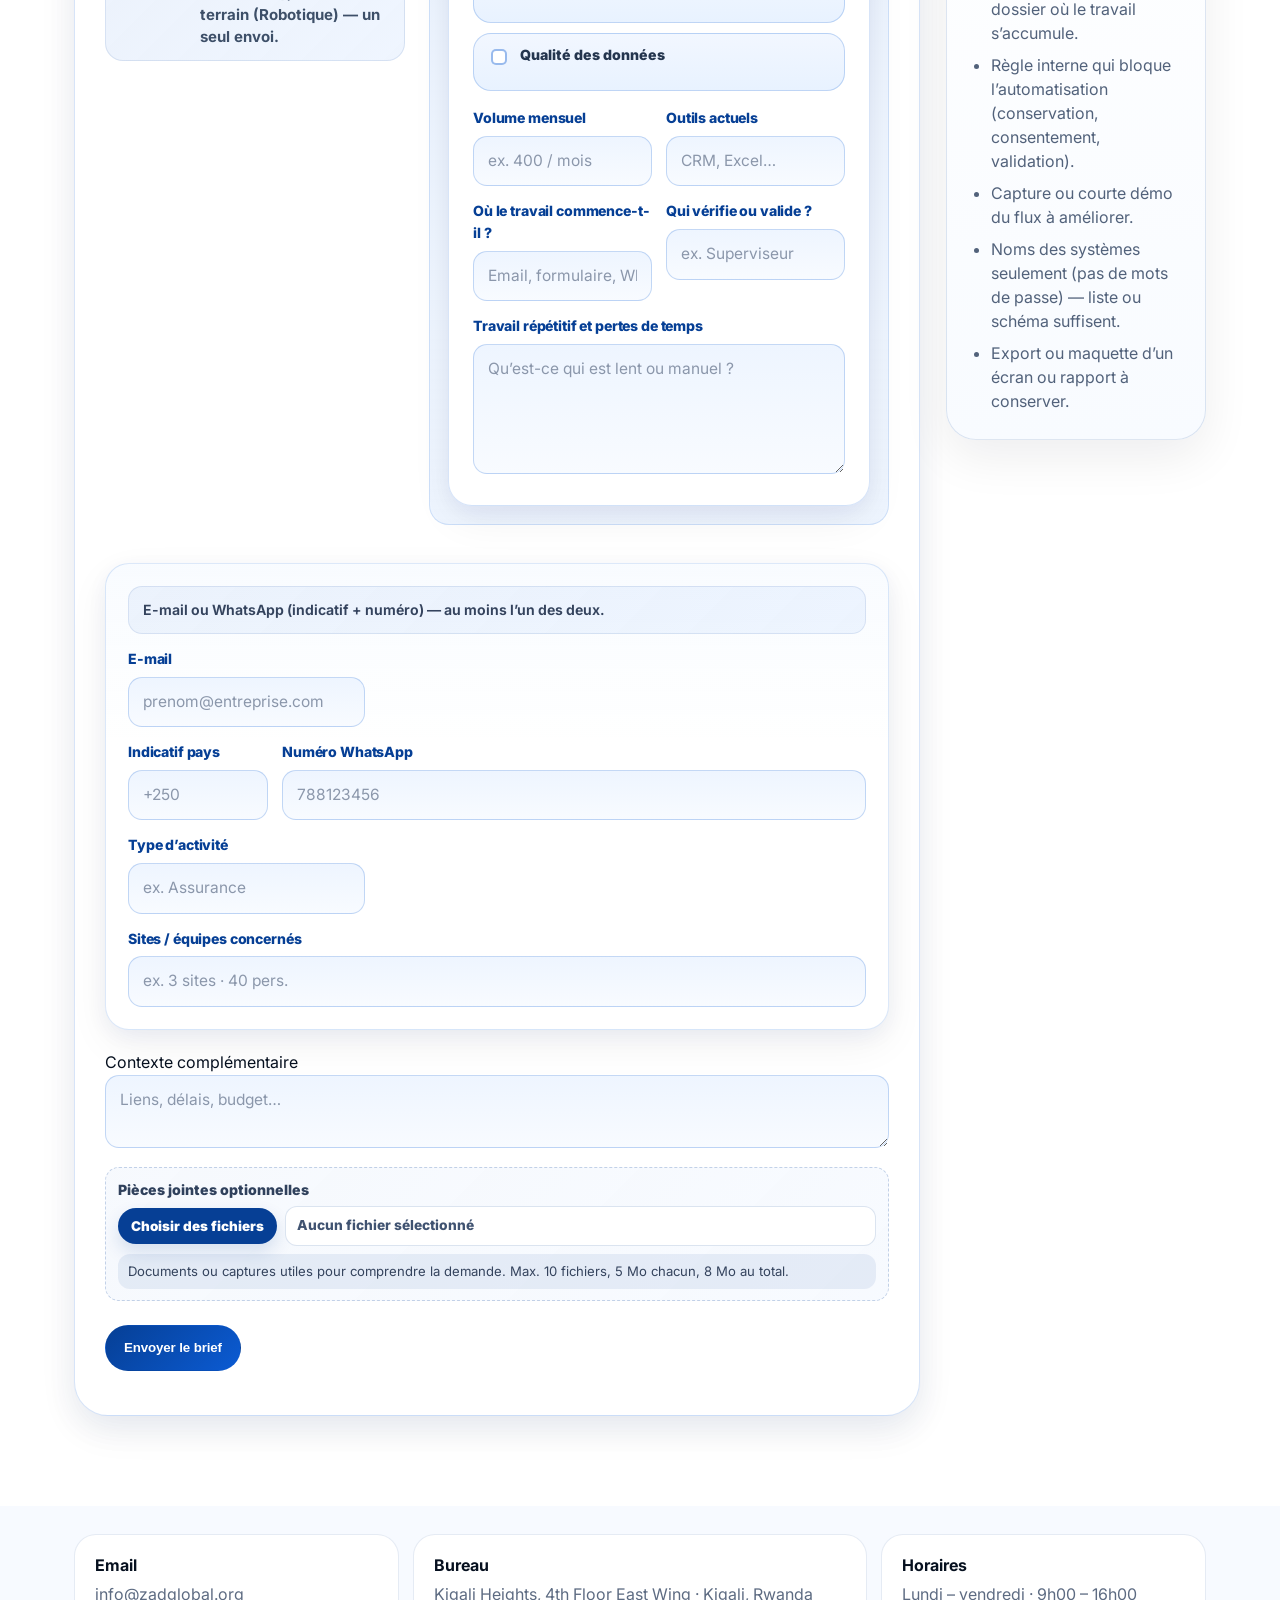
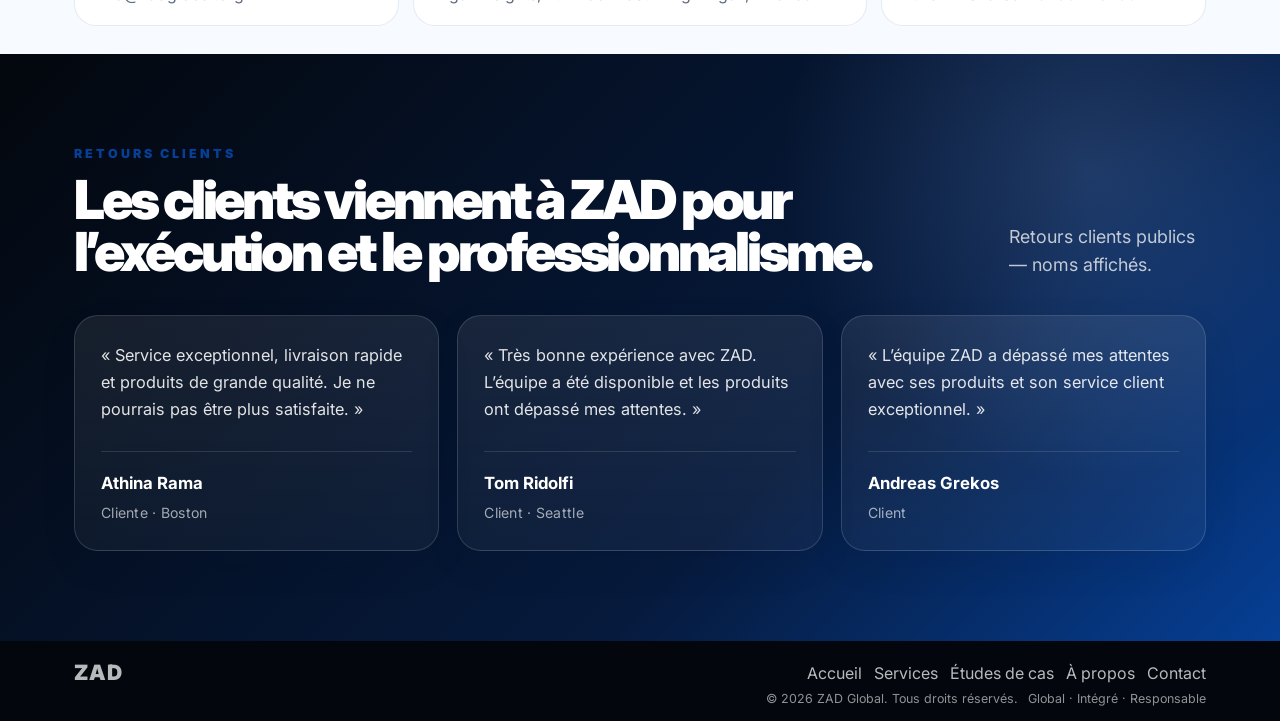
<file: fr/contact.html>
<!DOCTYPE html>

<html lang="fr">
<head>
<meta charset="utf-8"/>
<meta content="width=device-width, initial-scale=1" name="viewport"/>
<title>Contact ZAD Global</title>
<meta content="Contactez ZAD pour produits, services, partenariats, automatisation IA, logiciel, formation, conseil et transformation." name="description"/>
<link href="https://fonts.googleapis.com" rel="preconnect"/>
<link crossorigin="" href="https://fonts.gstatic.com" rel="preconnect"/>
<link href="https://fonts.googleapis.com/css2?family=Inter:wght@500;650;700;800;900&amp;display=swap" rel="stylesheet"/>
<link href="../styles.css?v=20260514" rel="stylesheet"/>
</head>
<body><header class="site-header">
<div class="container navbar">
<a aria-label="Accueil ZAD" class="logo" href="index.html">ZAD</a>
<nav class="nav-links" data-nav-links><a class="" href="index.html">Accueil</a><a class="" href="services.html">Services</a><a class="" href="cases.html">Études de cas</a><a class="" href="about.html">À propos</a><a class="active" href="contact.html">Contact</a></nav>
<div class="nav-actions">
<div aria-label="Choix de langue" class="lang-switch"><a class="" href="../contact.html">EN</a><a class="active" href="contact.html">FR</a></div>
<a class="btn btn-primary" href="contact.html">Nous contacter</a>
<button aria-expanded="false" class="menu-btn" data-menu-button="">Menu</button>
</div>
</div>
</header>
<main><section class="page-hero"><div class="container"><h1>Dites-nous ce que vous voulez améliorer.</h1><p>Décrivez votre besoin et vos objectifs — nous répondons avec des prochaines étapes concrètes.</p></div></section>


<section class="white contact-intake-section intake-studio-section contact-workspace-v14">
<div class="container">
<div class="section-head-row compact-head">
<div>
<p class="section-kicker">Demande guidée</p>
<h2 class="section-title">Une demande unique — plusieurs domaines si besoin.</h2>
</div>
<p class="section-lede">IA, logiciel, formation, robotique, finance ou partenariat : combinez tout dans un seul envoi.</p>
</div>
<div class="intake-studio mt-36" data-guided-intake="">
<div class="intake-main-panel">
<form class="guided-intake-form contact-form-mobile-flow" enctype="multipart/form-data">
<input type="checkbox" name="botcheck" class="contact-botcheck" tabindex="-1" autocomplete="off" aria-hidden="true"/>
<div class="contact-mobile-form-header">
<p class="contact-stepper-hint">4 étapes. La zone surlignée = où vous êtes — touchez un numéro pour y aller.</p>
<nav class="contact-mobile-stepper" aria-label="Formulaire — toucher une étape pour y aller">
<ol>
<li data-contact-step-index="0"><button type="button" class="contact-step-jump" aria-label="Aller à l’étape 1 — domaines concernés"><span class="contact-step-num">1</span><span class="contact-step-label">Périmètre</span></button></li>
<li data-contact-step-index="1"><button type="button" class="contact-step-jump" aria-label="Aller à l’étape 2 — détails par domaine"><span class="contact-step-num">2</span><span class="contact-step-label">Détails</span></button></li>
<li data-contact-step-index="2"><button type="button" class="contact-step-jump" aria-label="Aller à l’étape 3 — vos coordonnées"><span class="contact-step-num">3</span><span class="contact-step-label">Vous</span></button></li>
<li data-contact-step-index="3"><button type="button" class="contact-step-jump" aria-label="Aller à l’étape 4 — envoyer la demande"><span class="contact-step-num">4</span><span class="contact-step-label">Envoi</span></button></li>
</ol>
</nav>
<p class="contact-mobile-active-lane" data-contact-active-lane="" role="status"></p>
</div>
<div class="contact-guided-step-scope">
<div class="form-grid contact-requestor-top contact-basics-v14">
<div><label for="contact_first_fr">Prénom <abbr title="obligatoire">*</abbr></label><input id="contact_first_fr" name="first_name" type="text" maxlength="80" autocomplete="given-name" required=""/></div>
<div><label for="contact_last_fr">Nom <abbr title="obligatoire">*</abbr></label><input id="contact_last_fr" name="last_name" type="text" maxlength="80" autocomplete="family-name" required=""/></div>
<div><label for="contact_country_combo_fr">Pays <abbr title="obligatoire">*</abbr></label><div class="contact-country-combobox" data-zad-country-combobox=""><input type="hidden" name="country" value="" data-zad-country-hidden=""/><div class="contact-country-combobox-inner"><input id="contact_country_combo_fr" class="contact-country-combobox-field" type="text" autocomplete="off" spellcheck="false" autocapitalize="off" aria-autocomplete="list" aria-controls="contact_country_list_fr" aria-expanded="false" role="combobox" maxlength="120"/><ul id="contact_country_list_fr" class="contact-country-combobox-panel" role="listbox" hidden=""></ul></div></div></div>
<div><label for="contact_affiliated_fr">Entreprise affiliée <abbr title="obligatoire">*</abbr></label><input id="contact_affiliated_fr" name="affiliated_business" placeholder="Société ou entité représentée" type="text" maxlength="200" autocomplete="organization" required=""/></div>
</div>
<button class="mobile-advanced-toggle-btn" data-mobile-advanced-toggle="" data-label-open="Détails optionnels" data-label-close="Masquer les détails" type="button" aria-expanded="false">Détails optionnels</button>
<div class="intake-lanes-workspace mobile-advanced-section">
<div class="intake-lanes-rail">
<div aria-label="Type de demande" class="intake-choice-grid intake-choice-grid-large intake-tabs-v14">
<button class="active" data-intake-target="ai" type="button"><span>IA &amp; automatisation</span><small>Documents, routage, assistants</small><b data-lane-count="ai">0</b></button>
<button data-intake-target="software" type="button"><span>Logiciel</span><small>Portails, applications, intégrations</small><b data-lane-count="software">0</b></button>
<button data-intake-target="training" type="button"><span>Formation</span><small>Recrues, équipes, responsables</small><b data-lane-count="training">0</b></button>
<button data-intake-target="robotics" type="button"><span>Robotique</span><small>Terrain, labo, capteurs</small><b data-lane-count="robotics">0</b></button>
<button data-intake-target="finance" type="button"><span>Finance</span><small>Opérations, capital, patrimoine</small><b data-lane-count="finance">0</b></button>
<button data-intake-target="general" type="button"><span>Général</span><small>Partenaires, approvisionnement, autre</small><b data-lane-count="general">0</b></button>
</div>
<div class="intake-helper-row">
<span>Cumul</span><strong class="contact-helper-long">Ex. : réception documentaire (IA), intégration des nouveaux (Formation), laboratoire terrain (Robotique) — un seul envoi.</strong><strong class="contact-helper-short">Plusieurs domaines ? Changez d’onglet — tout s’ajoute à la même demande.</strong>
</div>
</div>
<div class="intake-lanes-detail">
<div class="intake-panels deep-intake-panels">
<fieldset class="intake-panel contact-fieldset active" data-brief="IA &amp; automatisation" data-intake-panel="ai">
<legend>IA &amp; automatisation</legend>
<p class="field-note">Cochez les flux utiles — cumulables avec les autres onglets.</p>
<div class="multi-chip-grid multi-chip-grid-v14">
<label class="choice-chip"><input name="intake_selection" data-lane="ai" type="checkbox" value="ai_doc_intake"/>Réception documentaire</label>
<label class="choice-chip"><input name="intake_selection" data-lane="ai" type="checkbox" value="ai_client_followup"/>Relance client</label>
<label class="choice-chip"><input name="intake_selection" data-lane="ai" type="checkbox" value="ai_workflow_routing"/>Routage des flux</label>
<label class="choice-chip"><input name="intake_selection" data-lane="ai" type="checkbox" value="ai_internal_assistant"/>Assistant IA interne</label>
<label class="choice-chip"><input name="intake_selection" data-lane="ai" type="checkbox" value="ai_reporting"/>Rapports</label>
<label class="choice-chip"><input name="intake_selection" data-lane="ai" type="checkbox" value="ai_support_automation"/>Automatisation support</label>
<label class="choice-chip"><input name="intake_selection" data-lane="ai" type="checkbox" value="ai_billing_claims"/>Facturation &amp; dossiers</label>
<label class="choice-chip"><input name="intake_selection" data-lane="ai" type="checkbox" value="ai_data_quality"/>Qualité des données</label>
</div>
<div class="form-grid mt-20"><div><label>Volume mensuel</label><input name="ai_monthly_volume" placeholder="ex. 400 / mois" type="text"/></div><div><label>Outils actuels</label><input name="ai_current_tools" placeholder="CRM, Excel…" type="text"/></div><div><label>Où le travail commence-t-il ?</label><input name="ai_work_start" placeholder="Email, formulaire, WhatsApp…" type="text"/></div><div><label>Qui vérifie ou valide ?</label><input name="ai_reviewers" placeholder="ex. Superviseur" type="text"/></div></div>
<label>Travail répétitif et pertes de temps</label><textarea name="ai_repetitive_work" placeholder="Qu’est-ce qui est lent ou manuel ?"></textarea>
</fieldset>
<fieldset class="intake-panel contact-fieldset" data-brief="Logiciel / systèmes" data-intake-panel="software">
<legend>Logiciel / systèmes</legend>
<p class="field-note">À créer, moderniser ou connecter.</p>
<div class="multi-chip-grid multi-chip-grid-v14">
<label class="choice-chip"><input name="intake_selection" data-lane="software" type="checkbox" value="sw_website"/>Site web</label>
<label class="choice-chip"><input name="intake_selection" data-lane="software" type="checkbox" value="sw_portal"/>Portail client</label>
<label class="choice-chip"><input name="intake_selection" data-lane="software" type="checkbox" value="sw_internal_app"/>Application interne</label>
<label class="choice-chip"><input name="intake_selection" data-lane="software" type="checkbox" value="sw_mobile"/>Application mobile</label>
<label class="choice-chip"><input name="intake_selection" data-lane="software" type="checkbox" value="sw_data_bi"/>Données &amp; BI</label>
<label class="choice-chip"><input name="intake_selection" data-lane="software" type="checkbox" value="sw_integrations"/>Intégrations</label>
<label class="choice-chip"><input name="intake_selection" data-lane="software" type="checkbox" value="sw_access_control"/>Contrôle d’accès</label>
<label class="choice-chip"><input name="intake_selection" data-lane="software" type="checkbox" value="sw_modernization"/>Modernisation</label>
</div>
<div class="form-grid mt-20"><div><label>Utilisateurs principaux</label><input name="software_main_users" placeholder="Équipe, clients…" type="text"/></div><div><label>Systèmes existants</label><input name="software_existing_systems" placeholder="CRM, ERP…" type="text"/></div><div><label>Fonction indispensable</label><input name="software_must_have_feature" placeholder="Point critique" type="text"/></div><div><label>Délai cible</label><input name="software_target_timeline" placeholder="ex. Ce trimestre" type="text"/></div></div>
<label>Rôle du logiciel</label><textarea name="software_required_outcomes" placeholder="Actions, intégrations…"></textarea>
</fieldset>
<fieldset class="intake-panel contact-fieldset" data-brief="Formation / adoption" data-intake-panel="training">
<legend>Formation / adoption</legend>
<p class="field-note">Publics et formats — cumulable avec IA ou logiciel.</p>
<div class="multi-chip-grid multi-chip-grid-v14">
<label class="choice-chip"><input name="intake_selection" data-lane="training" type="checkbox" value="tr_onboarding"/>Intégration</label>
<label class="choice-chip"><input name="intake_selection" data-lane="training" type="checkbox" value="tr_ai_literacy"/>Culture IA</label>
<label class="choice-chip"><input name="intake_selection" data-lane="training" type="checkbox" value="tr_role_playbooks"/>Procédures par rôle</label>
<label class="choice-chip"><input name="intake_selection" data-lane="training" type="checkbox" value="tr_ai_coach"/>Coach IA</label>
<label class="choice-chip"><input name="intake_selection" data-lane="training" type="checkbox" value="tr_leadership"/>Formation leadership</label>
<label class="choice-chip"><input name="intake_selection" data-lane="training" type="checkbox" value="tr_security"/>Sensibilisation sécurité</label>
<label class="choice-chip"><input name="intake_selection" data-lane="training" type="checkbox" value="tr_sales_cx"/>Vente &amp; expérience client</label>
<label class="choice-chip"><input name="intake_selection" data-lane="training" type="checkbox" value="tr_train_trainer"/>Former les formateurs</label>
</div>
<div class="form-grid mt-20"><div><label>Qui doit être formé ?</label><input name="training_audience" placeholder="Recrues, managers…" type="text"/></div><div><label>Nombre de personnes</label><input name="training_people_count" placeholder="ex. ~20" type="text"/></div><div><label>Format préféré</label><select name="training_preferred_format"><option value="fmt_live_workshop">Atelier en direct</option><option value="fmt_online">Sessions en ligne</option><option value="fmt_hybrid">Programme hybride</option><option value="fmt_academy">Académie d’entreprise</option><option value="fmt_ai_assistant_track">Assistant IA interne (parcours)</option></select></div><div><label>Supports existants</label><input name="training_existing_materials" placeholder="Procédures, vidéos…" type="text"/></div></div>
<label>Résultat attendu après formation</label><textarea name="training_target_capabilities" placeholder="Résultats visés"></textarea>
</fieldset>
<fieldset class="intake-panel contact-fieldset" data-brief="Robotique / terrain" data-intake-panel="robotics">
<legend>Robotique / automatisation terrain</legend>
<p class="field-note">Terrain, capteurs, robotique ou éducation.</p>
<div class="multi-chip-grid multi-chip-grid-v14">
<label class="choice-chip"><input name="intake_selection" data-lane="robotics" type="checkbox" value="ro_mining_remote"/>Mines &amp; sites</label>
<label class="choice-chip"><input name="intake_selection" data-lane="robotics" type="checkbox" value="ro_ag_field"/>Agriculture &amp; terrain</label>
<label class="choice-chip"><input name="intake_selection" data-lane="robotics" type="checkbox" value="ro_safety_inspect"/>Inspections sécurité</label>
<label class="choice-chip"><input name="intake_selection" data-lane="robotics" type="checkbox" value="ro_warehouse"/>Entrepôt &amp; logistique</label>
<label class="choice-chip"><input name="intake_selection" data-lane="robotics" type="checkbox" value="ro_sensors"/>Capteurs &amp; drones</label>
<label class="choice-chip"><input name="intake_selection" data-lane="robotics" type="checkbox" value="ro_training_lab"/>Labo formation</label>
<label class="choice-chip"><input name="intake_selection" data-lane="robotics" type="checkbox" value="ro_vision"/>Vision par ordinateur</label>
<label class="choice-chip"><input name="intake_selection" data-lane="robotics" type="checkbox" value="ro_telemetry"/>Télémétrie</label>
</div>
<div class="form-grid mt-20"><div><label>Environnement terrain</label><input name="robotics_field_environment" placeholder="ex. Mine, entrepôt" type="text"/></div><div><label>Que faut-il suivre ?</label><input name="robotics_monitoring_targets" placeholder="Actifs, sécurité…" type="text"/></div><div><label>Contraintes</label><input name="robotics_constraints" placeholder="Réseau, météo…" type="text"/></div><div><label>Matériel actuel</label><input name="robotics_current_hardware" placeholder="Drones, capteurs…" type="text"/></div></div>
<label>Décision à éclairer avec les données terrain</label><textarea name="robotics_management_decision" placeholder="Inspection, risque, rapports…"></textarea>
</fieldset>
<fieldset class="intake-panel contact-fieldset" data-brief="Finance / conseil" data-intake-panel="finance">
<legend>Finance / conseil</legend>
<p class="field-note">Finance entreprise et patrimoine personnel : précisez le bon volet.</p>
<div class="multi-chip-grid multi-chip-grid-v14">
<label class="choice-chip"><input name="intake_selection" data-lane="finance" type="checkbox" value="fi_company_finance"/>Finance entreprise</label>
<label class="choice-chip"><input name="intake_selection" data-lane="finance" type="checkbox" value="fi_costs_staff"/>Coûts &amp; effectifs</label>
<label class="choice-chip"><input name="intake_selection" data-lane="finance" type="checkbox" value="fi_capital"/>Planification capital</label>
<label class="choice-chip"><input name="intake_selection" data-lane="finance" type="checkbox" value="fi_personal_wealth"/>Patrimoine personnel</label>
<label class="choice-chip"><input name="intake_selection" data-lane="finance" type="checkbox" value="fi_retirement"/>Préparation retraite</label>
<label class="choice-chip"><input name="intake_selection" data-lane="finance" type="checkbox" value="fi_account_review"/>Revue des comptes</label>
<label class="choice-chip"><input name="intake_selection" data-lane="finance" type="checkbox" value="fi_portfolio"/>Revue portefeuille</label>
<label class="choice-chip"><input name="intake_selection" data-lane="finance" type="checkbox" value="fi_succession"/>Transmission</label>
</div>
<div class="form-grid mt-20"><div><label>Objectif principal</label><input name="finance_main_objective" placeholder="ex. Réduction coûts" type="text"/></div><div><label>Comptes ou processus concernés</label><input name="finance_accounts_or_processes" placeholder="Budget, comptes…" type="text"/></div><div><label>Horizon de décision</label><input name="finance_decision_timeframe" placeholder="Ce trimestre / long terme" type="text"/></div><div><label>Qui est impliqué ?</label><input name="finance_stakeholders" placeholder="CFO, dirigeant…" type="text"/></div></div>
<label>Décision financière visée</label><textarea name="finance_decision_details" placeholder="Entreprise vs perso — précisez si les deux."></textarea><p class="field-note">Investissement / patrimoine : adéquation, licences, infos réglementaires — pas de résultat garanti.</p>
</fieldset>
<fieldset class="intake-panel contact-fieldset" data-brief="Général / partenariat" data-intake-panel="general">
<legend>Général / partenariat</legend>
<p class="field-note">Si la demande ne tient pas dans un seul domaine.</p>
<div class="multi-chip-grid multi-chip-grid-v14">
<label class="choice-chip"><input name="intake_selection" data-lane="general" type="checkbox" value="gen_partnership"/>Partenariat</label>
<label class="choice-chip"><input name="intake_selection" data-lane="general" type="checkbox" value="gen_sourcing"/>Approvisionnement</label>
<label class="choice-chip"><input name="intake_selection" data-lane="general" type="checkbox" value="gen_quality"/>Assurance qualité</label>
<label class="choice-chip"><input name="intake_selection" data-lane="general" type="checkbox" value="gen_consulting"/>Conseil</label>
<label class="choice-chip"><input name="intake_selection" data-lane="general" type="checkbox" value="gen_inquiry"/>Demande générale</label>
<label class="choice-chip"><input name="intake_selection" data-lane="general" type="checkbox" value="gen_unsure"/>Pas encore sûr</label>
</div>
<div class="form-grid mt-20"><div><label>Pays concernés</label><input name="general_countries_involved" placeholder="Marchés / lieux" type="text"/></div><div><label>Prochaine étape souhaitée</label><select name="general_preferred_next_step"><option value="next_discovery">Appel de découverte</option><option value="next_email">Réponse par email</option><option value="next_proposal">Discussion proposition</option><option value="next_partnership">Discussion partenariat</option></select></div></div>
<label>Objectif de l’échange</label><textarea name="general_conversation_goal" placeholder="Sujet, objectif, participants"></textarea>
</fieldset>
</div>
</div>
</div>
</div>
<div class="form-grid contact-basics contact-basics-v14">
<p id="contact-reach-hint-fr" class="field-note contact-reach-hint">E-mail ou WhatsApp (indicatif + numéro) — au moins l’un des deux.</p>
<div><label for="contact_email_fr">E-mail</label><input id="contact_email_fr" name="email" placeholder="prenom@entreprise.com" type="email" maxlength="254" autocomplete="email" autocapitalize="none" autocorrect="off" spellcheck="false" aria-describedby="contact-reach-hint-fr"/></div>
<div class="contact-whatsapp-row">
<div><label for="contact_whatsapp_cc_fr">Indicatif pays</label><input id="contact_whatsapp_cc_fr" name="whatsapp_country_code" type="text" inputmode="tel" autocomplete="tel-country-code" placeholder="+250" maxlength="8" spellcheck="false" autocapitalize="none" autocorrect="off" aria-describedby="contact-reach-hint-fr"/></div>
<div><label for="contact_whatsapp_local_fr">Numéro WhatsApp</label><input id="contact_whatsapp_local_fr" name="whatsapp_local" type="tel" inputmode="numeric" autocomplete="tel-national" placeholder="788123456" maxlength="15" aria-describedby="contact-reach-hint-fr"/></div>
</div>
<div><label for="contact_business_fr">Type d’activité</label><input id="contact_business_fr" name="business_type" placeholder="ex. Assurance" type="text" maxlength="120"/></div>
<div class="contact-basics-full-row"><label for="contact_sites_fr">Sites / équipes concernés</label><input id="contact_sites_fr" name="sites_teams" placeholder="ex. 3 sites · 40 pers." type="text"/></div>
</div>
<div class="contact-form-tail">
<label>Contexte complémentaire</label><textarea name="additional_context" placeholder="Liens, délais, budget…"></textarea>
<div class="attachment-box" data-file-upload>
  <label for="supporting_files_fr">Pièces jointes optionnelles</label>
  <div class="file-upload-control">
    <input id="supporting_files_fr" class="native-file-input" name="supporting_files" type="file" multiple accept=".pdf,.doc,.docx,.xls,.xlsx,.csv,.txt,.png,.jpg,.jpeg,.webp" data-empty-label="Aucun fichier sélectionné" data-single-label="1 fichier sélectionné" data-multiple-label="{count} fichiers sélectionnés"/>
    <label class="file-upload-button" for="supporting_files_fr">Choisir des fichiers</label>
    <span class="file-upload-status" data-file-status>Aucun fichier sélectionné</span>
  </div>
  <p class="field-note">Documents ou captures utiles pour comprendre la demande. Max. 10 fichiers, 5 Mo chacun, 8 Mo au total.</p>
</div>
<input type="hidden" data-request-scope="" name="request_scope"/>
<div class="contact-submit-zone">
<button class="btn btn-primary mt-24" type="submit">Envoyer le brief</button>
<p class="section-lede form-submit-note" data-form-note=""></p>
</div>
</div>
</form>
<div class="contact-intake-success" hidden="" data-contact-success-panel="" tabindex="-1" role="status" aria-live="polite">
<p class="section-kicker contact-success-kicker">Demande reçue</p>
<h2 class="section-title contact-success-title">Merci — nous vous recontactons sous peu.</h2>
<p class="section-lede contact-success-lede">Brief bien reçu — réponse en général sous un jour ouvré.</p>
<a class="btn btn-secondary mt-24" href="contact.html">Nouvelle demande</a>
</div>
</div>
<aside class="intake-brief-panel intake-brief-panel-v14" id="contact-brief-sheet-panel">
<button type="button" class="contact-brief-sheet-handle" data-contact-brief-sheet-toggle="" aria-expanded="false" aria-controls="contact-brief-sheet-panel">
<span class="contact-brief-sheet-title">Aperçu de la demande</span>
<span class="contact-brief-sheet-hint">Ouvrir l’aperçu</span>
</button>
<div class="contact-brief-sheet-body">
<div class="brief-card live-brief-card live-brief-card-v14">
<p class="section-kicker">Résumé en direct</p>
<h3 data-brief-lane="">Portée combinée</h3>
<div class="brief-block"><small>Sélections dans tous les onglets</small><div class="brief-focus-group" data-brief-focus>Aucune sélection — cochez les besoins pertinents (plusieurs onglets possibles).</div></div>
<div class="brief-block"><small>Type de mission probable</small><p data-brief-engagement>Diagnostic ciblé. Ajoutez des priorités si le projet est multi-domaines.</p></div>
<div class="brief-block"><small>Ce que ZAD peut évaluer</small><p data-brief-outcome>Premier échange : automatisation, logiciel, formation, terrain, finance ou feuille de route combinée.</p></div>
</div>
<div class="brief-card evidence-card-v14">
<strong>Pièces utiles pour le premier échange</strong>
<ul data-brief-evidence-list>
<li>Exemples anonymisés ou captures d’écran partageables.</li>
<li>Noms d’outils ou liens — jamais de mots de passe.</li>
<li>Pièces jointes du formulaire si un export aide.</li>
</ul>
</div>
</div>
</aside>
</div>
</div>
</section>

<section class="light contact-methods-section"><div class="container contact-method-grid"><div><strong>Email</strong><p>info@zadglobal.org</p></div><div><strong>Bureau</strong><p>Kigali Heights, 4th Floor East Wing · Kigali, Rwanda</p></div><div><strong>Horaires</strong><p>Lundi – vendredi · 9h00 – 16h00</p></div></div></section>

<section class="band-dark feedback-section"><div class="container"><div class="section-row"><div><p class="section-kicker">Retours clients</p><h2 class="section-title">Les clients viennent à ZAD pour l’exécution et le professionnalisme.</h2></div><p class="section-lede">Retours clients publics — noms affichés.</p></div><div class="grid-3 mt-36"><div class="card testimonial-card"><p>« Service exceptionnel, livraison rapide et produits de grande qualité. Je ne pourrais pas être plus satisfaite. »</p><div class="testimonial-person"><strong>Athina Rama</strong><span>Cliente · Boston</span></div></div><div class="card testimonial-card"><p>« Très bonne expérience avec ZAD. L’équipe a été disponible et les produits ont dépassé mes attentes. »</p><div class="testimonial-person"><strong>Tom Ridolfi</strong><span>Client · Seattle</span></div></div><div class="card testimonial-card"><p>« L’équipe ZAD a dépassé mes attentes avec ses produits et son service client exceptionnel. »</p><div class="testimonial-person"><strong>Andreas Grekos</strong><span>Client</span></div></div></div></div></section></main><footer class="footer">
<div class="container">
<div class="footer-grid">
<div>
<a aria-label="Accueil ZAD" class="logo" href="index.html">ZAD</a>
<p>Technologie, équipes, terrain et capital — un partenaire intégré.</p>
<form class="newsletter" data-static-form=""><input placeholder="Votre email" type="email"/><button class="btn btn-primary" type="submit">Envoyer</button></form>
</div>
<div><h4>Navigation</h4><div class="footer-links"><a href="index.html">Accueil</a><a href="services.html">Services</a><a href="cases.html">Études de cas</a><a href="about.html">À propos</a><a href="contact.html">Contact</a></div></div>
<div><h4>Services</h4><div class="footer-links"><a href="services.html#digital">Logiciel &amp; IA</a><a href="services.html#robotics">Robotique &amp; terrain</a><a href="services.html#people">Formation</a><a href="services.html#strategy">Stratégie</a><a href="services.html#capital">Finance &amp; partenaires</a></div></div>
<div><h4>Contact</h4><p>info@zadglobal.org<br/>Kigali Heights, 4th Floor East Wing<br/>Kigali, Rwanda</p><div class="footer-links"><a href="contact.html">Envoyer un message</a></div></div>
</div>
<div class="footer-bottom"><span>© 2026 ZAD Global. Tous droits réservés.</span><span>Global · Intégré · Responsable</span></div>
</div>
</footer>
<script src="../script.js?v=20260514"></script></body></html>
</file>
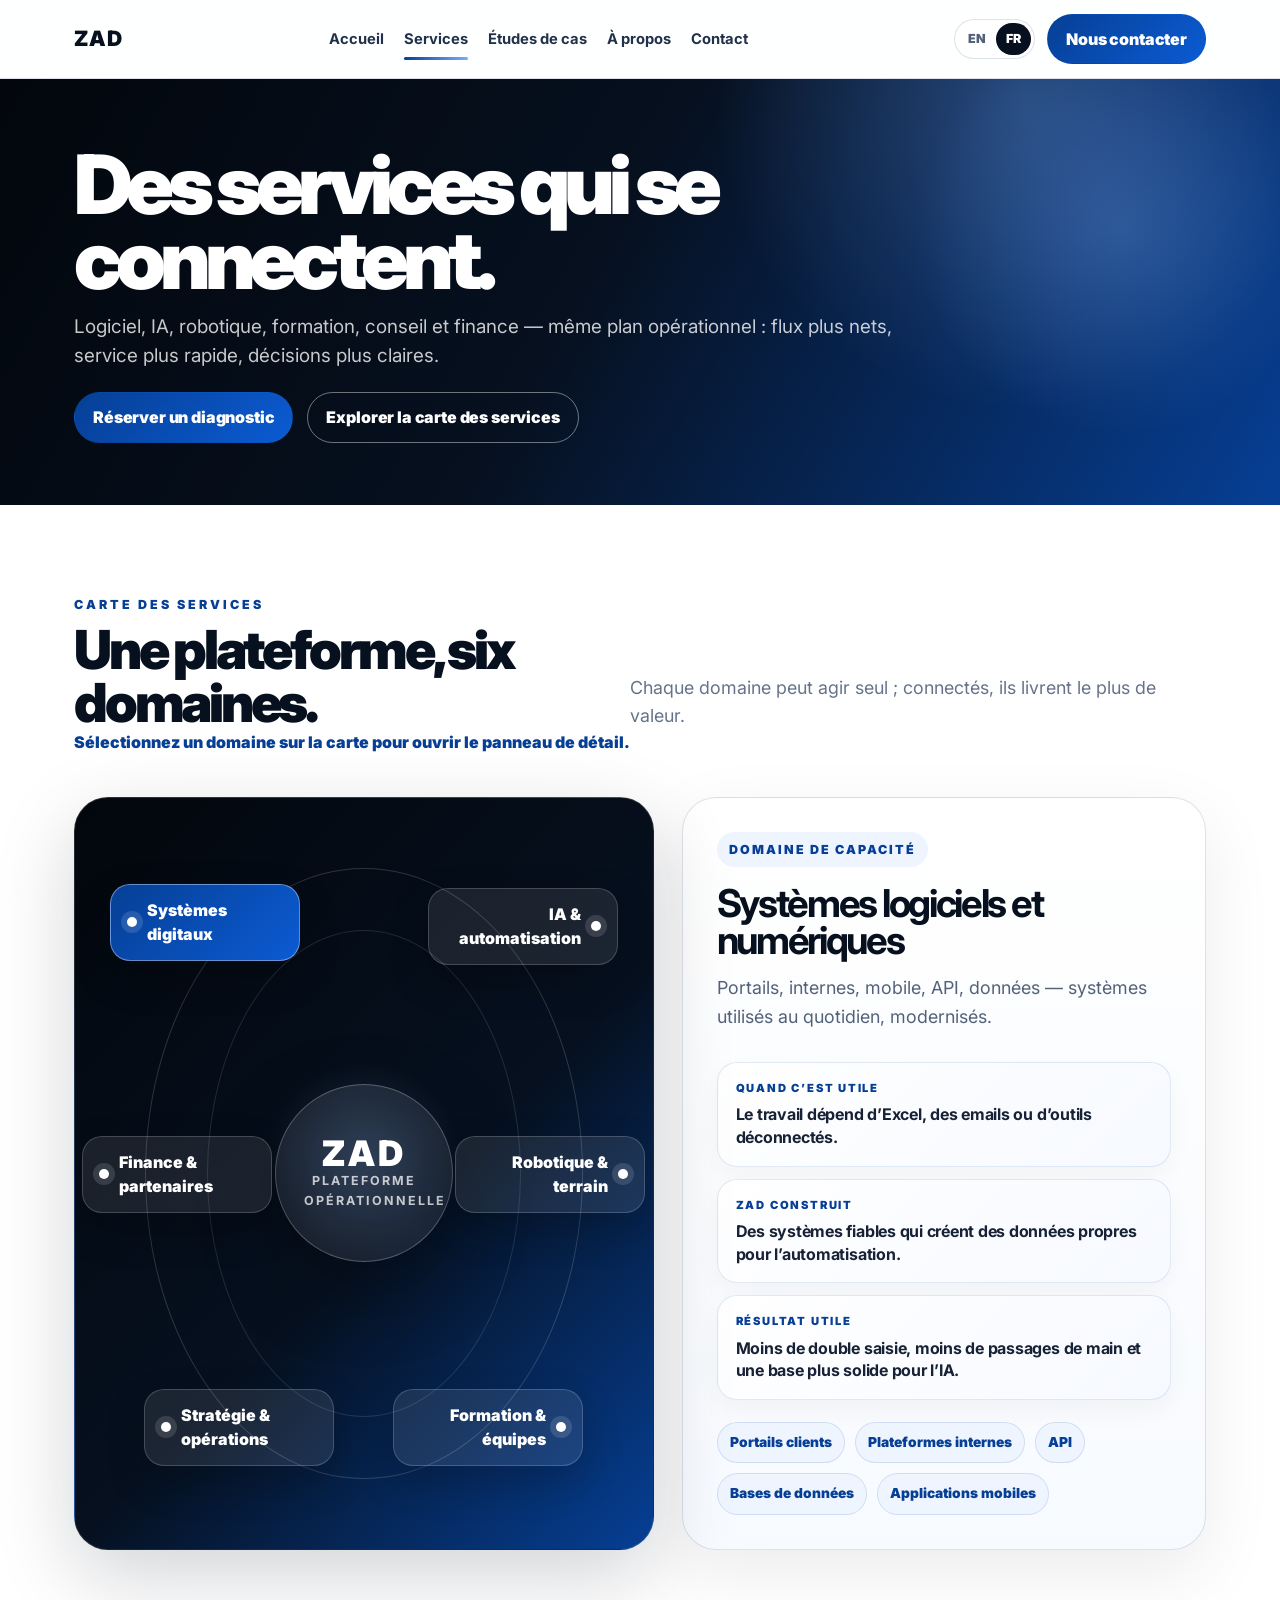
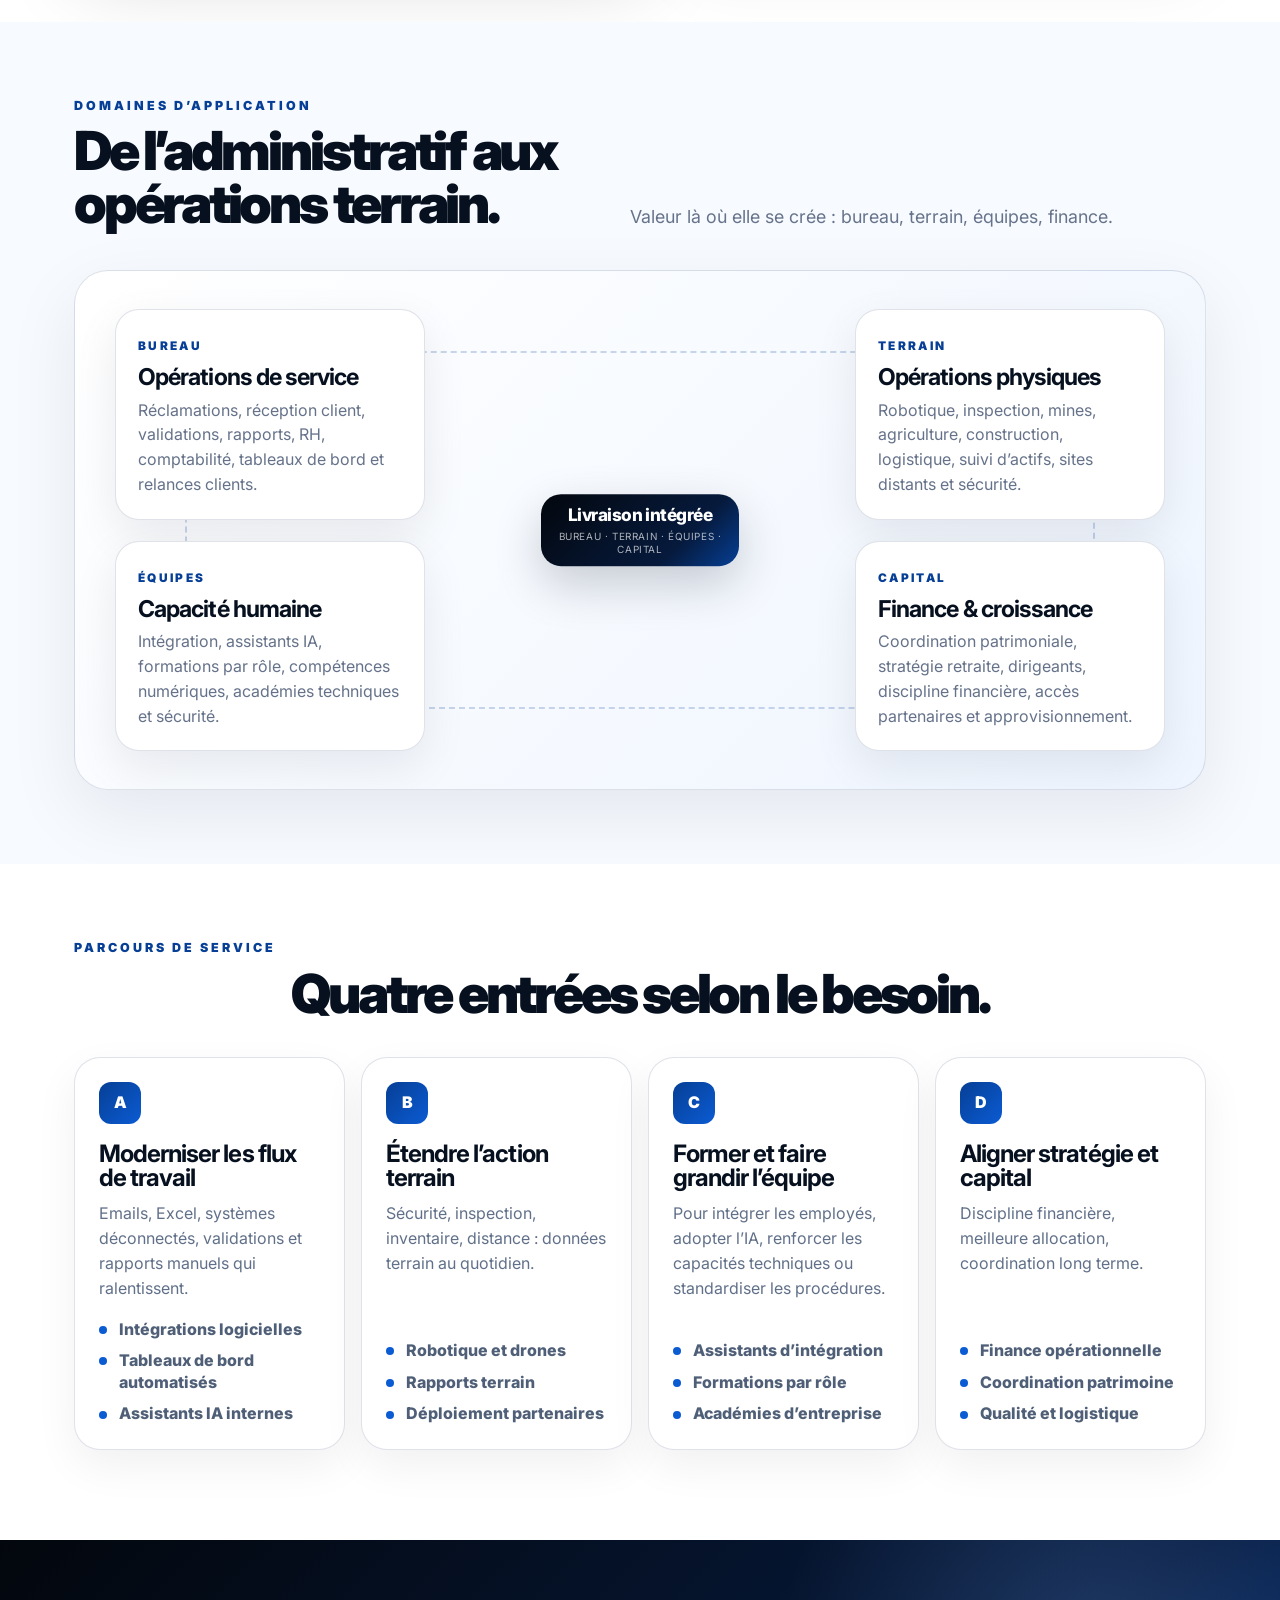
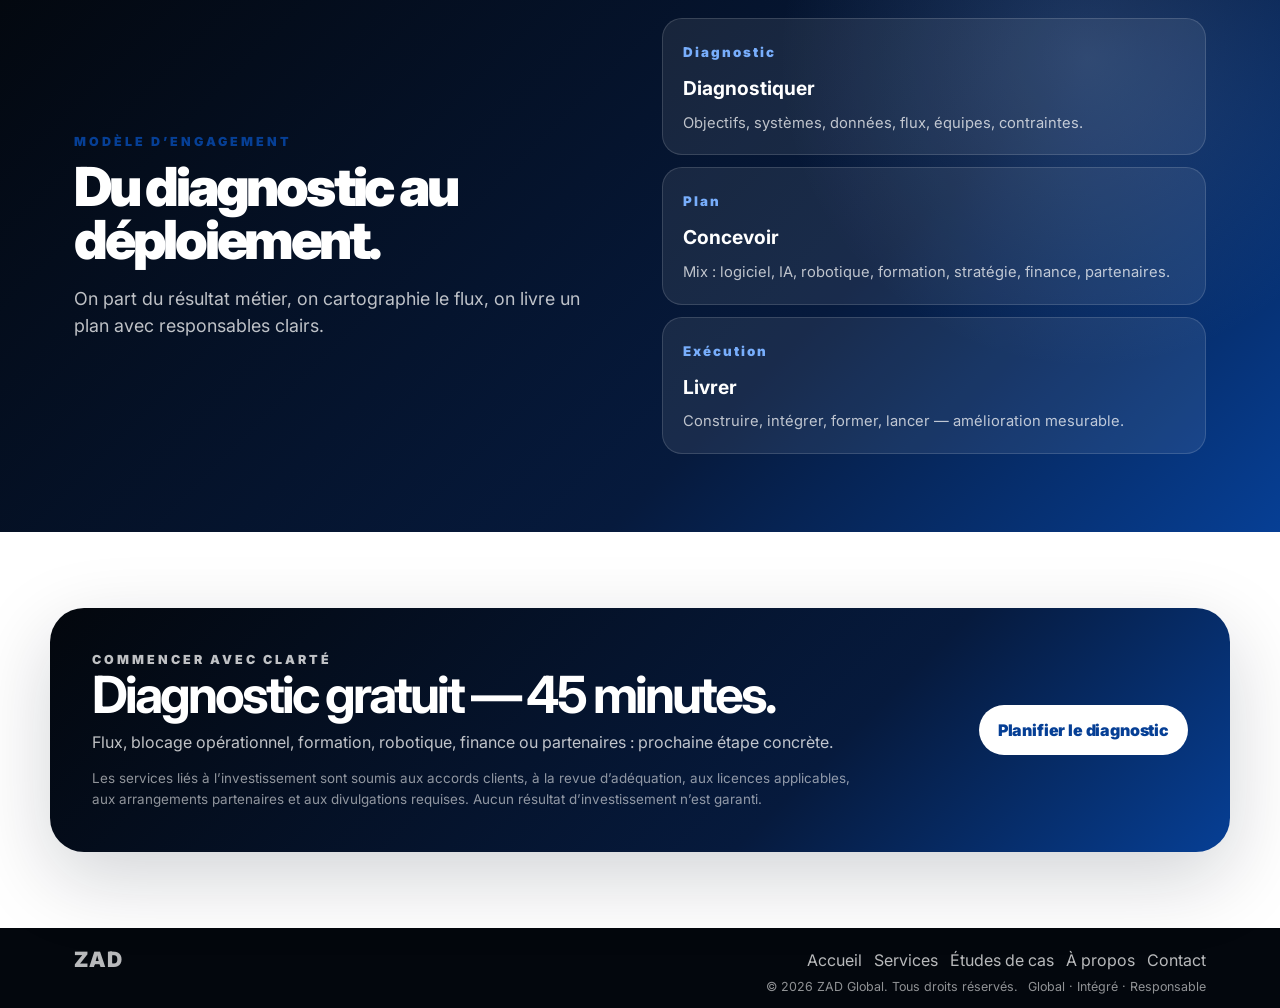
<file: fr/services.html>
<!doctype html>
<html lang="fr">
<head>
  <meta charset="utf-8">
  <meta name="viewport" content="width=device-width, initial-scale=1">
  <title>Services — ZAD Global</title>
  <meta name="description" content="ZAD Global : logiciel, IA, robotique, formation, stratégie et finance — un modèle opérationnel connecté.">
  <link rel="preconnect" href="https://fonts.googleapis.com">
  <link rel="preconnect" href="https://fonts.gstatic.com" crossorigin>
  <link href="https://fonts.googleapis.com/css2?family=Inter:wght@500;650;700;800;900&display=swap" rel="stylesheet">
  <link rel="stylesheet" href="../styles.css?v=20260514">
</head>
<body><header class="site-header">
  <div class="container navbar">
    <a class="logo" href="index.html" aria-label="Accueil ZAD">ZAD</a>
    <nav class="nav-links" data-nav-links><a class="" href="index.html">Accueil</a><a class="active" href="services.html">Services</a><a class="" href="cases.html">Études de cas</a><a class="" href="about.html">À propos</a><a class="" href="contact.html">Contact</a></nav>
    <div class="nav-actions">
      <div class="lang-switch" aria-label="Choix de langue"><a class="" href="../services.html">EN</a><a class="active" href="services.html">FR</a></div>
      <a class="btn btn-primary" href="contact.html">Nous contacter</a>
      <button class="menu-btn" data-menu-button aria-expanded="false">Menu</button>
    </div>
  </div>
</header>
<main>
  <section class="page-hero services-hero compact-hero">
    <div class="container">
      <h1>Des services qui se connectent.</h1>
      <p>Logiciel, IA, robotique, formation, conseil et finance — même plan opérationnel : flux plus nets, service plus rapide, décisions plus claires.</p>
      <div class="hero-cta"><a class="btn btn-primary" href="contact.html">Réserver un diagnostic</a><a class="btn btn-outline" href="#service-map">Explorer la carte des services</a></div>
    </div>
  </section>

  <section class="white mobile-solutions-showcase">
    <div class="container">
      <p class="section-kicker">Choisissez votre objectif</p>
      <h2 class="section-title">Commencez par un résultat concret.</h2>
      <div class="mobile-goal-flow" data-mobile-solution-flow>
        <div class="mobile-goal-buttons" role="tablist" aria-label="Objectifs services">
          <button class="active" type="button" data-goal-target="admin" role="tab" aria-selected="true">Réduire la charge administrative</button>
          <button type="button" data-goal-target="field" role="tab" aria-selected="false">Améliorer les opérations terrain</button>
          <button type="button" data-goal-target="team" role="tab" aria-selected="false">Former et faire grandir les équipes</button>
          <button type="button" data-goal-target="capital" role="tab" aria-selected="false">Améliorer stratégie et capital</button>
        </div>

        <article class="mobile-goal-panel active" data-goal-panel="admin" role="tabpanel">
          <p class="mobile-goal-kicker">Parcours recommandé A</p>
          <h3>Moderniser les flux avec logiciel + IA</h3>
          <p class="mobile-goal-why">Pertinent lorsque les équipes dépendent d’emails, d’Excel et de tâches répétitives.</p>
          <button class="mobile-goal-expand" type="button" data-goal-expand aria-expanded="false">Voir les détails</button>
          <div class="mobile-goal-details">
            <p>Premières actions typiques : automatisation de la réception, validations, tableaux de bord et réponses client.</p>
          </div>
          <a class="btn btn-primary" href="contact.html#ai" data-contact-prefill="Parcours A — moderniser les flux avec logiciel + IA (page Services).">Nous contacter pour ce parcours</a>
        </article>

        <article class="mobile-goal-panel" data-goal-panel="field" role="tabpanel">
          <p class="mobile-goal-kicker">Parcours recommandé B</p>
          <h3>Étendre le terrain avec robotique + reporting</h3>
          <p class="mobile-goal-why">Pertinent lorsque sécurité, inspection et visibilité des sites distants sont critiques.</p>
          <button class="mobile-goal-expand" type="button" data-goal-expand aria-expanded="false">Voir les détails</button>
          <div class="mobile-goal-details">
            <p>Premières actions typiques : routines d’inspection, capture capteurs, tableaux de bord terrain et plan partenaires.</p>
          </div>
          <a class="btn btn-primary" href="contact.html#robotics" data-contact-prefill="Parcours B — opérations terrain avec robotique + reporting (page Services).">Nous contacter pour ce parcours</a>
        </article>

        <article class="mobile-goal-panel" data-goal-panel="team" role="tabpanel">
          <p class="mobile-goal-kicker">Parcours recommandé C</p>
          <h3>Former et faire grandir avec l’adoption</h3>
          <p class="mobile-goal-why">Pertinent lorsque l’intégration des nouveaux est lente et l’exécution manque de cohérence.</p>
          <button class="mobile-goal-expand" type="button" data-goal-expand aria-expanded="false">Voir les détails</button>
          <div class="mobile-goal-details">
            <p>Premières actions typiques : parcours par rôle, assistant interne IA et cadence de formation pour managers.</p>
          </div>
          <a class="btn btn-primary" href="contact.html#training" data-contact-prefill="Parcours C — former et faire grandir les équipes (page Services).">Nous contacter pour ce parcours</a>
        </article>

        <article class="mobile-goal-panel" data-goal-panel="capital" role="tabpanel">
          <p class="mobile-goal-kicker">Parcours recommandé D</p>
          <h3>Aligner stratégie opérationnelle et capital</h3>
          <p class="mobile-goal-why">Pertinent lorsque validations, staffing et priorités financières manquent de clarté.</p>
          <button class="mobile-goal-expand" type="button" data-goal-expand aria-expanded="false">Voir les détails</button>
          <div class="mobile-goal-details">
            <p>Premières actions typiques : refonte des flux, cadence des indicateurs, clarté du coût de service et coordination partenaires / finance.</p>
          </div>
          <a class="btn btn-primary" href="contact.html#finance" data-contact-prefill="Parcours D — stratégie opérationnelle et capital (page Services).">Nous contacter pour ce parcours</a>
        </article>
      </div>
    </div>
  </section>

  <section id="service-map" class="white service-map-section">
    <div class="container">
      <div class="section-head-row">
        <div>
          <p class="section-kicker">Carte des services</p>
          <h2 class="section-title">Une plateforme, six domaines.</h2>
        </div>
        <p class="section-lede">Chaque domaine peut agir seul ; connectés, ils livrent le plus de valeur.</p>
      </div>

      <p class="map-helper">Sélectionnez un domaine sur la carte pour ouvrir le panneau de détail.</p>
      <div class="interactive-map" data-service-map>
        <div class="map-board" aria-label="Carte des capacités ZAD">
          <div class="map-core"><span>ZAD</span><strong>Plateforme opérationnelle</strong></div>
          <button class="map-node node-1 active" data-service-target="digital"><span aria-hidden="true"></span>Systèmes digitaux</button>
          <button class="map-node node-2" data-service-target="ai"><span aria-hidden="true"></span>IA & automatisation</button>
          <button class="map-node node-3" data-service-target="robotics"><span aria-hidden="true"></span>Robotique & terrain</button>
          <button class="map-node node-4" data-service-target="people"><span aria-hidden="true"></span>Formation & équipes</button>
          <button class="map-node node-5" data-service-target="strategy"><span aria-hidden="true"></span>Stratégie & opérations</button>
          <button class="map-node node-6" data-service-target="capital"><span aria-hidden="true"></span>Finance & partenaires</button>
        </div>

        <div class="map-detail-panel enhanced-service-pane service-story-pane">
          <article class="service-panel active" data-service-panel="digital">
            <p class="panel-label">Domaine de capacité</p><h3>Systèmes logiciels et numériques</h3><p class="service-lead">Portails, internes, mobile, API, données — systèmes utilisés au quotidien, modernisés.</p>
            <div class="story-stack"><div><small>Quand c’est utile</small><strong>Le travail dépend d’Excel, des emails ou d’outils déconnectés.</strong></div><div><small>ZAD construit</small><strong>Des systèmes fiables qui créent des données propres pour l’automatisation.</strong></div><div><small>Résultat utile</small><strong>Moins de double saisie, moins de passages de main et une base plus solide pour l’IA.</strong></div></div>
            <div class="deliverable-chips"><span>Portails clients</span><span>Plateformes internes</span><span>API</span><span>Bases de données</span><span>Applications mobiles</span></div>
          </article>
          <article class="service-panel" data-service-panel="ai">
            <p class="panel-label">Domaine de capacité</p><h3>IA, automatisation & données</h3><p class="service-lead">IA utile : réception, extraction, routage, validations, client, rapports, recherche, prévision.</p>
            <div class="story-stack"><div><small>Quand c’est utile</small><strong>Les équipes répètent la lecture, la copie, la vérification, la rédaction et les relances.</strong></div><div><small>ZAD construit</small><strong>Des assistants IA et flux de travail automatisés avec revue humaine aux bons endroits.</strong></div><div><small>Résultat utile</small><strong>30–60% de travail administratif en moins peut être un objectif réaliste après diagnostic.</strong></div></div>
            <div class="deliverable-chips"><span>Assistants IA</span><span>Réception documents</span><span>Tableaux de bord</span><span>Validations</span><span>Prévision</span></div>
          </article>
          <article class="service-panel" data-service-panel="robotics">
            <p class="panel-label">Domaine de capacité</p><h3>Robotique & opérations terrain</h3><p class="service-lead">Terrain difficile ou distant : inspection plus sûre et données exploitables plus vite.</p>
            <div class="story-stack"><div><small>Quand c’est utile</small><strong>Mines, agriculture, logistique, construction ou inspection loin du bureau.</strong></div><div><small>ZAD accompagne</small><strong>Conception de cas d’usage, approvisionnement partenaires, drones, capteurs, flux de données et tableaux de bord.</strong></div><div><small>Résultat utile</small><strong>Inspection plus sûre, informations terrain plus rapides et meilleures décisions opérationnelles.</strong></div></div>
            <div class="deliverable-chips"><span>Drones</span><span>Capteurs</span><span>Mines</span><span>Agriculture</span><span>Inspection</span></div>
          </article>
          <article class="service-panel" data-service-panel="people">
            <p class="panel-label">Domaine de capacité</p><h3>Formation & adoption</h3><p class="service-lead">Adoption intégrée : culture IA, intégration des nouveaux employés, formations par rôle, académies.</p>
            <div class="story-stack"><div><small>Quand c’est utile</small><strong>Les responsables répètent les consignes et les nouveaux attendent de l’aide.</strong></div><div><small>ZAD livre</small><strong>Ateliers, parcours, assistants de connaissance internes et supports d’adoption.</strong></div><div><small>Résultat utile</small><strong>Intégration plus rapide, exécution plus constante et moins de questions répétitives.</strong></div></div>
            <div class="deliverable-chips"><span>Assistant IA nouveau employé</span><span>Culture IA</span><span>Académie d’entreprise</span><span>Leadership</span><span>Sécurité</span></div>
          </article>
          <article class="service-panel" data-service-panel="strategy">
            <p class="panel-label">Domaine de capacité</p><h3>Conseil & stratégie opérationnelle</h3><p class="service-lead">La tech révèle la réalité opérationnelle : rôles flous, validations excessives, doublons, passages de main faibles, rapports insuffisants.</p>
            <div class="story-stack"><div><small>Quand c’est utile</small><strong>L’entreprise pense devoir recruter, alors que le vrai problème est le flux de travail.</strong></div><div><small>ZAD conseille</small><strong>Refonte des flux de travail, rythme des indicateurs, logique des effectifs, coût de service et conduite du changement.</strong></div><div><small>Résultat utile</small><strong>Meilleure clarté des rôles, moins de gaspillage et de meilleures décisions.</strong></div></div>
            <div class="deliverable-chips"><span>Flux de travail</span><span>Indicateurs</span><span>Coût de service</span><span>Rôles</span><span>Conduite du changement</span></div>
          </article>
          <article class="service-panel" data-service-panel="capital">
            <p class="panel-label">Domaine de capacité</p><h3>Finance, patrimoine & partenaires</h3><p class="service-lead">Deux voies : finance opérationnelle entreprise ; patrimoine / retraite pour particuliers et dirigeants.</p>
            <div class="finance-lane-cards"><div><small>Voie entreprise</small><strong>Fuites de coûts, pression effectifs, priorités capital, approvisionnement, logistique et accès partenaires.</strong></div><div><small>Voie personnelle</small><strong>Suivi de portefeuille, stratégie retraite, coordination des comptes, réserves de liquidités, dispositifs d’épargne réglementés (selon pays) et planification.</strong></div></div>
            <div class="impact-strip caution"><span>Important</span><strong>Les services d’investissement exigent revue juridique, licences, adéquation et conformité. Aucun résultat n’est garanti.</strong></div>
          </article>
        </div>
      </div>
    </div>
  </section>

  <section class="light impact-section">
    <div class="container">
      <div class="section-head-row">
        <div>
          <p class="section-kicker">Domaines d’application</p>
          <h2 class="section-title">De l’administratif aux opérations terrain.</h2>
        </div>
        <p class="section-lede">Valeur là où elle se crée : bureau, terrain, équipes, finance.</p>
      </div>

      <div class="impact-map">
        <div class="impact-track"></div>
        <article class="impact-card office"><span>Bureau</span><h3>Opérations de service</h3><p>Réclamations, réception client, validations, rapports, RH, comptabilité, tableaux de bord et relances clients.</p></article>
        <article class="impact-card field"><span>Terrain</span><h3>Opérations physiques</h3><p>Robotique, inspection, mines, agriculture, construction, logistique, suivi d’actifs, sites distants et sécurité.</p></article>
        <article class="impact-card people"><span>Équipes</span><h3>Capacité humaine</h3><p>Intégration, assistants IA, formations par rôle, compétences numériques, académies techniques et sécurité.</p></article>
        <article class="impact-card capital"><span>Capital</span><h3>Finance & croissance</h3><p>Coordination patrimoniale, stratégie retraite, dirigeants, discipline financière, accès partenaires et approvisionnement.</p></article>
        <div class="impact-hub"><strong>Livraison intégrée</strong><small>Bureau · Terrain · Équipes · Capital</small></div>
      </div>
    </div>
  </section>

  <section class="white compact-services">
    <div class="container">
      <p class="section-kicker">Parcours de service</p>
      <h2 class="section-title max-center center">Quatre entrées selon le besoin.</h2>
      <div class="service-path-grid mt-36">
        <article class="path-card"><div class="number-badge">A</div><h3>Moderniser les flux de travail</h3><p>Emails, Excel, systèmes déconnectés, validations et rapports manuels qui ralentissent.</p><ul><li>Intégrations logicielles</li><li>Tableaux de bord automatisés</li><li>Assistants IA internes</li></ul></article>
        <article class="path-card"><div class="number-badge">B</div><h3>Étendre l’action terrain</h3><p>Sécurité, inspection, inventaire, distance : données terrain au quotidien.</p><ul><li>Robotique et drones</li><li>Rapports terrain</li><li>Déploiement partenaires</li></ul></article>
        <article class="path-card"><div class="number-badge">C</div><h3>Former et faire grandir l’équipe</h3><p>Pour intégrer les employés, adopter l’IA, renforcer les capacités techniques ou standardiser les procédures.</p><ul><li>Assistants d’intégration</li><li>Formations par rôle</li><li>Académies d’entreprise</li></ul></article>
        <article class="path-card"><div class="number-badge">D</div><h3>Aligner stratégie et capital</h3><p>Discipline financière, meilleure allocation, coordination long terme.</p><ul><li>Finance opérationnelle</li><li>Coordination patrimoine</li><li>Qualité et logistique</li></ul></article>
      </div>
    </div>
  </section>

  <section class="band-dark compact-band">
    <div class="container split">
      <div>
        <p class="section-kicker">Modèle d’engagement</p>
        <h2 class="section-title">Du diagnostic au déploiement.</h2>
        <p class="section-lede">On part du résultat métier, on cartographie le flux, on livre un plan avec responsables clairs.</p>
      </div>
      <div class="process compact-process"><div class="step"><small>Diagnostic</small><strong>Diagnostiquer</strong><p>Objectifs, systèmes, données, flux, équipes, contraintes.</p></div><div class="step"><small>Plan</small><strong>Concevoir</strong><p>Mix : logiciel, IA, robotique, formation, stratégie, finance, partenaires.</p></div><div class="step"><small>Exécution</small><strong>Livrer</strong><p>Construire, intégrer, former, lancer — amélioration mesurable.</p></div></div>
    </div>
  </section>

  <section class="white final-cta">
    <div class="container cta-panel">
      <div>
        <p class="section-kicker">Commencer avec clarté</p>
        <h2>Diagnostic gratuit — 45 minutes.</h2>
        <p>Flux, blocage opérationnel, formation, robotique, finance ou partenaires : prochaine étape concrète.</p>
        <p class="fine-print">Les services liés à l’investissement sont soumis aux accords clients, à la revue d’adéquation, aux licences applicables, aux arrangements partenaires et aux divulgations requises. Aucun résultat d’investissement n’est garanti.</p>
      </div>
      <a class="btn btn-primary" href="contact.html">Planifier le diagnostic</a>
    </div>
  </section>
</main>
<footer class="footer">
  <div class="container">
    <div class="footer-grid">
      <div>
        <a class="logo" href="index.html" aria-label="Accueil ZAD">ZAD</a>
        <p>Technologie, équipes, terrain et capital — un partenaire intégré.</p>
        <form class="newsletter" data-static-form><input type="email" placeholder="Votre email"><button class="btn btn-primary" type="submit">Envoyer</button></form>
      </div>
      <div><h4>Navigation</h4><div class="footer-links"><a href="index.html">Accueil</a><a href="services.html">Services</a><a href="cases.html">Études de cas</a><a href="about.html">À propos</a><a href="contact.html">Contact</a></div></div>
      <div><h4>Services</h4><div class="footer-links"><a href="services.html#digital">Logiciel & IA</a><a href="services.html#robotics">Robotique & terrain</a><a href="services.html#people">Formation</a><a href="services.html#strategy">Stratégie</a><a href="services.html#capital">Finance & partenaires</a></div></div>
      <div><h4>Contact</h4><p>info@zadglobal.org<br>Kigali Heights, 4th Floor East Wing<br>Kigali, Rwanda</p><div class="footer-links"><a href="contact.html">Réserver un diagnostic</a></div></div>
    </div>
    <div class="footer-bottom"><span>© 2026 ZAD Global. Tous droits réservés.</span><span>Global · Intégré · Responsable</span></div>
  </div>
</footer>
<script src="../script.js?v=20260514"></script></body></html>
</file>
<file: styles.css>
:root {
  --ink: #06101f;
  --black: #03070d;
  --navy: #061a3d;
  --blue: #063f95;
  --blue-2: #0b5bd3;
  --blue-3: #78aefc;
  --ice: #eef5ff;
  --paper: #ffffff;
  --muted: #66738a;
  --line: rgba(9, 37, 82, .13);
  --shadow: 0 24px 70px rgba(6, 16, 31, .16);
  --radius-xl: 34px;
  --radius-lg: 24px;
  --radius-md: 18px;
  --max: 1180px;
}

* { box-sizing: border-box; }
/* Keep native form controls (select, etc.) in light styling even when the OS prefers dark mode.
   Without this, Chrome/Edge/Safari can paint white text and system blue on selects while the layout stays light — often seen only on live hosts when testers use dark OS theme. */
html { scroll-behavior: smooth; color-scheme: light; }
body {
  margin: 0;
  font-family: Inter, ui-sans-serif, system-ui, -apple-system, BlinkMacSystemFont, "Segoe UI", sans-serif;
  color: var(--ink);
  background: #f7faff;
  line-height: 1.55;
}
a { color: inherit; text-decoration: none; }
img { max-width: 100%; display: block; }
.container { max-width: var(--max); margin: 0 auto; padding: 0 24px; }

/* Header */
.site-header {
  position: sticky;
  top: 0;
  z-index: 50;
  background: rgba(255,255,255,.86);
  backdrop-filter: blur(18px);
  border-bottom: 1px solid var(--line);
}
.navbar {
  min-height: 78px;
  display: flex;
  align-items: center;
  justify-content: space-between;
  gap: 24px;
}
.logo {
  display: inline-flex;
  align-items: center;
  gap: 12px;
  font-weight: 900;
  letter-spacing: .05em;
  font-size: 1.32rem;
}
.nav-links { display: flex; align-items: center; gap: 20px; }
.nav-links a {
  font-weight: 700;
  font-size: .92rem;
  color: #21314b;
  position: relative;
}
.nav-links a.active::after,
.nav-links a:hover::after {
  content: "";
  position: absolute;
  left: 0;
  right: 0;
  bottom: -10px;
  height: 3px;
  border-radius: 8px;
  background: linear-gradient(90deg, var(--blue), var(--blue-3));
}
.nav-actions { display: flex; align-items: center; gap: 12px; }
.lang-switch {
  display: inline-flex;
  border: 1px solid var(--line);
  border-radius: 999px;
  padding: 3px;
  background: #fff;
}
.lang-switch a {
  padding: 6px 10px;
  border-radius: 999px;
  font-size: .78rem;
  font-weight: 900;
  color: #526078;
}
.lang-switch a.active { background: var(--ink); color: #fff; }
.menu-btn {
  display: none;
  border: 0;
  background: var(--ink);
  color: transparent;
  padding: 0;
  width: 44px;
  height: 44px;
  border-radius: 12px;
  position: relative;
  font-size: 0;
  cursor: pointer;
}
.menu-btn::before,
.menu-btn::after {
  content: "";
  position: absolute;
  left: 11px;
  right: 11px;
  height: 2px;
  border-radius: 2px;
  background: #fff;
  transition: transform .2s ease, top .2s ease, box-shadow .2s ease;
}
.menu-btn::before {
  top: 15px;
  box-shadow: 0 6px 0 #fff;
}
.menu-btn::after {
  top: 27px;
}
.menu-btn[aria-expanded="true"]::before {
  top: 21px;
  box-shadow: none;
  transform: rotate(45deg);
}
.menu-btn[aria-expanded="true"]::after {
  top: 21px;
  transform: rotate(-45deg);
}

.mobile-advanced-toggle-btn {
  display: none;
  width: 100%;
  border: 1px solid rgba(6,63,149,.18);
  border-radius: 14px;
  background: #eef5ff;
  color: #1d2f4d;
  font: inherit;
  font-weight: 900;
  padding: 12px 14px;
  margin: 0 0 12px;
  text-align: left;
  cursor: pointer;
}

.mobile-proof-row {
  display: none;
}

.mobile-accordion-toggle {
  display: none;
  width: 100%;
  border: 1px solid rgba(6,63,149,.18);
  border-radius: 14px;
  background: #eef5ff;
  color: #1d2f4d;
  font: inherit;
  font-weight: 900;
  padding: 12px 14px;
  margin: 10px 0 12px;
  text-align: left;
  cursor: pointer;
}

/* Buttons */
.btn {
  display: inline-flex;
  align-items: center;
  justify-content: center;
  gap: 8px;
  min-height: 46px;
  padding: 12px 18px;
  border-radius: 999px;
  border: 1px solid transparent;
  font-weight: 900;
  letter-spacing: -.01em;
  transition: .2s transform ease, .2s box-shadow ease, .2s background ease;
}
.btn:hover { transform: translateY(-2px); box-shadow: 0 16px 35px rgba(6, 63, 149, .22); }
.btn-primary { background: linear-gradient(135deg, var(--blue), var(--blue-2)); color: #fff; }
.btn-secondary { background: #fff; color: var(--blue); border-color: rgba(11, 91, 211, .2); }
.btn-dark { background: var(--ink); color: #fff; }
.btn-outline { background: transparent; color: #fff; border-color: rgba(255,255,255,.42); }

/* Hero */
.hero {
  position: relative;
  overflow: hidden;
  background: radial-gradient(circle at 75% 12%, rgba(42, 116, 255, .42), transparent 28%), linear-gradient(115deg, #02050b 0%, #06101f 52%, #063f95 52.2%, #041c45 100%);
  color: #fff;
}
.hero::after {
  content: "";
  position: absolute;
  inset: 0;
  opacity: .3;
  background-image: linear-gradient(105deg, transparent 0 64%, rgba(255,255,255,.12) 64.2% 64.4%, transparent 64.6%), linear-gradient(105deg, transparent 0 70%, rgba(255,255,255,.08) 70.2% 70.4%, transparent 70.6%);
  pointer-events: none;
}
.hero-inner {
  position: relative;
  z-index: 2;
  min-height: 680px;
  display: grid;
  grid-template-columns: 1.05fr .95fr;
  align-items: center;
  gap: 52px;
  padding: 84px 24px 88px;
}
.eyebrow {
  display: inline-flex;
  align-items: center;
  gap: 12px;
  font-size: .78rem;
  letter-spacing: .28em;
  text-transform: uppercase;
  font-weight: 900;
  color: rgba(255,255,255,.86);
}
.eyebrow::before { content: ""; width: 58px; height: 3px; background: #fff; border-radius: 10px; }
h1, .h1 {
  margin: 18px 0 18px;
  font-size: clamp(3.1rem, 7vw, 6.9rem);
  line-height: .92;
  letter-spacing: -.075em;
  font-weight: 950;
}
.gradient-text { color: #74aafc; }
.hero p.lede {
  color: rgba(255,255,255,.82);
  font-size: clamp(1.05rem, 2vw, 1.32rem);
  max-width: 670px;
}
.hero-cta { display: flex; gap: 14px; flex-wrap: wrap; margin-top: 28px; }
.hero-card {
  border-radius: var(--radius-xl);
  background: rgba(255,255,255,.08);
  border: 1px solid rgba(255,255,255,.2);
  box-shadow: 0 30px 90px rgba(0,0,0,.35);
  padding: 24px;
  backdrop-filter: blur(18px);
}
.dashboard-top {
  display: flex;
  justify-content: space-between;
  gap: 10px;
  margin-bottom: 18px;
}
.pill {
  display: inline-flex;
  align-items: center;
  padding: 7px 11px;
  border-radius: 999px;
  background: rgba(122, 174, 252, .16);
  color: #cfe2ff;
  font-size: .75rem;
  font-weight: 900;
  border: 1px solid rgba(122, 174, 252, .22);
}
.metric-grid { display: grid; grid-template-columns: repeat(2, minmax(0, 1fr)); gap: 14px; }
.metric-grid > * { min-width: 0; }
.metric-box { background: rgba(255,255,255,.95); color: var(--ink); padding: 18px; border-radius: 18px; min-height: 118px; }
.metric-box strong { display:block; color: var(--blue); font-size: 2rem; letter-spacing: -.05em; line-height: 1; }
.metric-box span { color: #53617a; font-weight: 750; font-size: .94rem; }
.flow-list { display: grid; gap: 10px; margin-top: 16px; }
.flow-item { display:flex; align-items:center; gap:10px; padding: 11px 12px; border-radius: 15px; background: rgba(255,255,255,.08); border: 1px solid rgba(255,255,255,.14); color: rgba(255,255,255,.92); font-weight: 750; }
.dot { width: 10px; height: 10px; border-radius:999px; background: var(--blue-3); box-shadow: 0 0 0 5px rgba(122,174,252,.16); }

/* Sections */
section { padding: 90px 0; }
.section-kicker { color: var(--blue); font-size:.78rem; text-transform:uppercase; letter-spacing:.24em; font-weight:950; margin: 0 0 10px; }
.section-title { margin:0; font-size: clamp(2.2rem, 4.2vw, 4.2rem); letter-spacing:-.06em; line-height:.98; font-weight:950; }
.section-lede { font-size: 1.12rem; color: var(--muted); max-width: 760px; margin: 18px 0 0; }
.split { display:grid; grid-template-columns: repeat(2, minmax(0, 1fr)); gap: 44px; align-items:center; }
.split > * { min-width: 0; }
.grid-3 { display:grid; grid-template-columns: repeat(3, minmax(0, 1fr)); gap: 18px; }
.grid-2 { display:grid; grid-template-columns: repeat(2, minmax(0, 1fr)); gap: 18px; }
.grid-2 > *, .grid-3 > * { min-width: 0; }
.card {
  background: #fff;
  border: 1px solid var(--line);
  border-radius: var(--radius-lg);
  padding: 26px;
  box-shadow: 0 14px 40px rgba(6,16,31,.06);
}
.card.dark { background: linear-gradient(140deg, #03070d, #071a39); color: #fff; border-color: rgba(255,255,255,.13); }
.card h3 { margin: 0 0 10px; font-size: 1.35rem; letter-spacing: -.03em; line-height: 1.08; }
.card p { margin:0; color: #66738a; }
.card.dark p { color: rgba(255,255,255,.72); }
.number-badge { width: 42px; height:42px; border-radius: 12px; display:grid; place-items:center; background: linear-gradient(135deg,var(--blue),var(--blue-2)); color:#fff; font-weight:950; margin-bottom: 18px; }

.stats-band {
  margin-top: -56px;
  position: relative;
  z-index: 5;
}
.stats-card {
  background:#fff;
  border: 1px solid var(--line);
  border-radius: var(--radius-lg);
  box-shadow: var(--shadow);
  display:grid;
  grid-template-columns: repeat(4, 1fr);
  overflow:hidden;
}
.stat { padding: 26px; border-right: 1px solid var(--line); }
.stat:last-child { border-right:0; }
.stat strong { display:block; color: var(--blue); font-size: clamp(2rem, 4vw, 3rem); line-height: .95; letter-spacing:-.055em; }
.stat span { display:block; color: #4f5f77; font-weight:800; margin-top:7px; }
.stat small { display:block; color:#7a8496; margin-top:6px; font-size:.78rem; }

.service-strip { background: #fff; }
.service-card { min-height: 260px; display:flex; flex-direction:column; justify-content:space-between; }
.service-card ul { margin: 18px 0 0; padding: 0; list-style: none; display:grid; gap:8px; }
.service-card li { color:#53617a; font-weight:650; }
.service-card li::before { content:"•"; color:var(--blue); font-weight:950; margin-right:8px; }

.usecase { background: linear-gradient(180deg,#f7faff,#eef5ff); }
.case-shell {
  display:grid;
  grid-template-columns: .9fr 1.1fr;
  gap: 24px;
  align-items:stretch;
  margin-top: 36px;
}
.case-panel {
  background: #03070d;
  color: #fff;
  border-radius: 30px;
  padding: 28px;
  box-shadow: 0 28px 80px rgba(3,7,13,.22);
  border:1px solid rgba(255,255,255,.12);
}
.case-tabs { display:flex; gap:0; margin: -10px -10px 24px; overflow:hidden; border-radius: 15px; }
.case-tabs span { flex:1; padding: 14px; text-align:center; font-weight:950; background: #062b6a; color:#82b4ff; text-transform:uppercase; font-size:.85rem; }
.case-tabs span:first-child { background: linear-gradient(135deg,var(--blue),var(--blue-2)); color:#fff; }
.case-panel h3 { margin: 0 0 10px; font-size:2rem; letter-spacing:-.05em; }
.case-panel h4 { margin: 24px 0 10px; color: var(--blue-3); font-size:1.7rem; letter-spacing:-.04em; }
.case-panel p { color: rgba(255,255,255,.78); }
.check-list { list-style:none; padding:0; margin:0; display:grid; gap:10px; }
.check-list li { display:flex; gap:10px; color:rgba(255,255,255,.88); }
.check-list li::before { content:""; flex:0 0 10px; height:10px; margin-top:8px; border-radius:999px; background: var(--blue-3); box-shadow:0 0 0 5px rgba(122,174,252,.14); }
.case-quote { margin-top: 22px; padding: 17px 18px; border-radius: 18px; background: linear-gradient(135deg,var(--blue),#0b4dac); font-weight:950; line-height:1.2; }

.feature-list { display:grid; gap:12px; }
.feature-row { display:flex; gap:15px; align-items:flex-start; padding: 18px; border:1px solid var(--line); border-radius: 18px; background:#fff; }
.feature-row strong { display:block; font-size:1.05rem; }
.feature-row span { display:block; color:#65728a; margin-top:2px; }

.band-dark { background: linear-gradient(135deg,#03070d,#061a3d 64%,#063f95); color:#fff; position:relative; overflow:hidden; }
.band-dark::before { content:""; position:absolute; inset:0; background: radial-gradient(circle at 85% 20%, rgba(122,174,252,.24), transparent 26%); opacity:.9; }
.band-dark > .container { position:relative; z-index:2; }
.band-dark .section-lede { color: rgba(255,255,255,.74); }
.process { display:grid; grid-template-columns: repeat(5, 1fr); gap: 12px; margin-top: 36px; }
.step { background: rgba(255,255,255,.08); border:1px solid rgba(255,255,255,.14); border-radius: 20px; padding: 20px; }
.step small { color: var(--blue-3); font-weight:950; letter-spacing:.15em; }
.step strong { display:block; margin:10px 0 8px; font-size:1.2rem; }
.step p { color: rgba(255,255,255,.72); margin:0; font-size:.92rem; }

.page-hero { background: linear-gradient(135deg,#03070d 0%, #06101f 54%, #063f95 100%); color:#fff; padding: 80px 0 72px; position:relative; overflow:hidden; }
.page-hero::after { content:""; position:absolute; right:-60px; top:-70px; width:440px; height:440px; border-radius:999px; background: radial-gradient(circle, rgba(122,174,252,.24), transparent 66%); }
.page-hero .container { position:relative; z-index:1; }
.page-hero h1 { max-width:900px; font-size: clamp(3rem,6vw,5.7rem); margin-top: 0; margin-bottom: 14px; }
.page-hero h1 + p { margin-top: 0; }
.page-hero p { max-width:790px; color:rgba(255,255,255,.78); font-size:1.18rem; margin: 0; }
.page-hero p + p { margin-top: 12px; }
.page-hero .hero-cta { margin-top: 22px; }

.values { display:grid; grid-template-columns: repeat(4, 1fr); gap:16px; margin-top:36px; }
.value { padding:22px; border-radius:22px; background:#fff; border:1px solid var(--line); }
.value strong { display:block; color:var(--blue); margin-bottom:7px; }

.partner-table { overflow:hidden; border-radius: 24px; border:1px solid var(--line); background:#fff; }
.partner-row { display:grid; grid-template-columns: 1fr 2fr; border-bottom:1px solid var(--line); }
.partner-row:last-child { border-bottom:0; }
.partner-row strong, .partner-row span { padding: 18px 22px; }
.partner-row strong { background:#f2f7ff; color: var(--blue); }
.partner-row span { color:#5f6b81; }

.contact-wrap { display:grid; grid-template-columns: minmax(0, 1.05fr) minmax(0, 0.95fr); gap: 26px; }
.contact-wrap > * { min-width: 0; }
.form-card input, .form-card textarea, .newsletter input {
  width:100%;
  border:1px solid var(--line);
  border-radius: 15px;
  padding: 15px 16px;
  font: inherit;
  background:#fff;
  outline:none;
}
.form-card label { display:block; font-weight:800; margin: 13px 0 7px; }
.form-card textarea { min-height: 150px; resize: vertical; }
.info-card { display:grid; gap:16px; }
.info-item { background:#fff; border:1px solid var(--line); border-radius: 20px; padding: 22px; }
.info-item strong { display:block; font-size:1.1rem; margin-bottom:8px; }
.info-item p { margin:0; color:#617089; }

.footer {
  background:#03070d;
  color:#fff;
  padding: 16px 0 12px;
}
.footer-grid { display:flex; align-items:center; justify-content:space-between; gap:14px; }
.footer a, .footer p { color: rgba(255,255,255,.72); }
.footer h4 { display:none; }
.footer-links { display:flex; flex-wrap:wrap; gap:12px; }
.newsletter { display:flex; gap:8px; margin-top:14px; }
.newsletter input { min-width:0; background:rgba(255,255,255,.07); color:#fff; border-color:rgba(255,255,255,.14); }
.footer-bottom { border-top:0; margin-top:0; padding-top:0; display:flex; justify-content:flex-end; gap:10px; color:rgba(255,255,255,.56); font-size:.78rem; }

/* Global compact footer cleanup: remove repeated sections and signup form */
.footer .newsletter { display: none !important; }
.footer .footer-grid > div:nth-child(3),
.footer .footer-grid > div:nth-child(4) { display: none; }
.footer .footer-grid > div:first-child { display:flex; align-items:center; gap:16px; }
.footer .footer-grid > div:first-child p { display:none; }
.footer .footer-grid > div:first-child .logo { flex:0 0 auto; }
.footer .footer-grid > div:nth-child(2) { display:block; }

/* Utility */
.mt-24 { margin-top:24px; } .mt-36{margin-top:36px;} .mt-48{margin-top:48px;}
.light { background:#f7faff; }
.white { background:#fff; }
.center { text-align:center; }
.max-center { max-width:820px; margin-left:auto; margin-right:auto; }

@media (max-width: 980px) {
  .menu-btn { display:inline-flex; }
  .nav-links {
    position:absolute;
    left: 24px;
    right: 24px;
    top: 78px;
    display:none;
    flex-direction:column;
    align-items:flex-start;
    padding: 18px;
    background:#fff;
    border:1px solid var(--line);
    border-radius: 18px;
    box-shadow: var(--shadow);
  }
  .nav-links.open { display:flex; }
  .hero-inner, .split, .case-shell, .contact-wrap { grid-template-columns: 1fr; }
  .hero-inner { padding-top: 64px; }
  .stats-card { grid-template-columns: repeat(2, 1fr); }
  .grid-3, .values, .process, .footer-grid { grid-template-columns: repeat(2, 1fr); }
}
@media (max-width: 640px) {
  .container { padding: 0 18px; }
  .nav-actions .btn { display:none; }
  .hero-inner { min-height: auto; padding: 58px 18px 88px; }
  h1, .h1 { font-size: clamp(2.85rem, 13vw, 4.4rem); }
  .stats-card, .grid-3, .grid-2, .values, .process, .footer-grid, .metric-grid { grid-template-columns: 1fr; }
  .stat { border-right:0; border-bottom:1px solid var(--line); }
  .stat:last-child { border-bottom:0; }
  .partner-row { grid-template-columns: 1fr; }
  .footer-grid { display:block; }
  .footer .container { padding-top: 4px; padding-bottom: 4px; }
  .footer .footer-grid > div:first-child { justify-content:center; margin-bottom:10px; }
  .footer .footer-grid > div:nth-child(2) .footer-links { justify-content:center; gap:10px 14px; }
  .footer .footer-grid > div:nth-child(2) .footer-links a { display:inline-block; padding:4px 0; font-size:.92rem; }
  .footer-bottom { justify-content:center; text-align:center; margin-top:10px; display:flex; flex-direction:column; gap:4px; }
  section { padding: 68px 0; }
}


/* Expanded Products & Services page */
.services-hero { background: radial-gradient(circle at 80% 5%, rgba(122,174,252,.28), transparent 28%), linear-gradient(120deg,#03070d 0%,#06101f 46%,#063f95 100%); }
.capability-map { display:grid; grid-template-columns: repeat(4, 1fr); gap:16px; }
.lane-card { position:relative; overflow:hidden; min-height:270px; padding:24px; border:1px solid var(--line); border-radius:24px; background:#fff; box-shadow:0 14px 40px rgba(6,16,31,.06); display:flex; flex-direction:column; justify-content:space-between; }
.lane-card::after { content:""; position:absolute; inset:auto -45px -55px auto; width:145px; height:145px; border-radius:999px; background:rgba(11,91,211,.08); }
.lane-card span { width:42px; height:42px; display:grid; place-items:center; border-radius:12px; background:#eef5ff; color:var(--blue); font-weight:950; margin-bottom:20px; }
.lane-card h3 { margin:0 0 10px; font-size:1.25rem; line-height:1.08; letter-spacing:-.035em; }
.lane-card p { color:#637188; margin:0 0 18px; }
.lane-card a { color:var(--blue); font-weight:950; position:relative; z-index:1; }
.lane-card.highlight { background:linear-gradient(145deg,#03070d,#061a3d 58%,#063f95); color:#fff; border-color:rgba(255,255,255,.12); }
.lane-card.highlight p { color:rgba(255,255,255,.74); }
.lane-card.highlight span { background:rgba(255,255,255,.12); color:#fff; border:1px solid rgba(255,255,255,.18); }
.lane-card.highlight a { color:#fff; }
.lane-card.accent { border-color:rgba(6,63,149,.22); background:linear-gradient(180deg,#fff,#eef5ff); }
.wide-split { grid-template-columns:.85fr 1.15fr; }
.service-deep-grid { display:grid; grid-template-columns:repeat(2, 1fr); gap:16px; }
.mini-card { background:#fff; border:1px solid var(--line); border-radius:22px; padding:22px; box-shadow:0 12px 34px rgba(6,16,31,.05); }
.mini-card h3 { margin:0 0 8px; letter-spacing:-.03em; font-size:1.22rem; }
.mini-card p { margin:0; color:#65728a; }
.sector-grid { display:grid; grid-template-columns:repeat(3,1fr); gap:16px; }
.sector-grid article { background:#fff; border:1px solid var(--line); border-radius:22px; padding:22px; min-height:185px; position:relative; overflow:hidden; }
.sector-grid article::before { content:""; position:absolute; left:0; top:0; bottom:0; width:5px; background:linear-gradient(180deg,var(--blue),var(--blue-3)); }
.sector-grid strong { display:block; color:var(--blue); font-size:1.12rem; margin-bottom:8px; }
.sector-grid span { color:#637188; }
.callout-row { display:flex; gap:18px; align-items:flex-start; padding:24px; border:1px solid rgba(11,91,211,.18); border-radius:24px; background:linear-gradient(135deg,#eef5ff,#fff); }
.callout-row strong { color:var(--blue); font-size:1.15rem; min-width:220px; }
.callout-row span { color:#53617a; }
.training-panel { border-radius:30px; padding:30px; color:#fff; background:radial-gradient(circle at 90% 0%, rgba(122,174,252,.25), transparent 35%), linear-gradient(135deg,#03070d,#061a3d 65%,#063f95); box-shadow:0 26px 70px rgba(6,16,31,.2); }
.training-panel h3 { margin:0 0 10px; font-size:2rem; letter-spacing:-.05em; }
.training-panel p { color:rgba(255,255,255,.76); margin:0; }
.mini-stats { display:grid; grid-template-columns:repeat(3,1fr); gap:10px; margin-top:22px; }
.mini-stats span { display:block; padding:14px; border-radius:16px; background:rgba(255,255,255,.09); border:1px solid rgba(255,255,255,.12); color:rgba(255,255,255,.78); font-size:.92rem; }
.mini-stats strong { display:block; color:#fff; font-size:1.2rem; }
.finance-section { position:relative; overflow:hidden; }
.finance-section::before { content:""; position:absolute; inset:0 auto auto 0; width:420px; height:420px; border-radius:999px; background:radial-gradient(circle,rgba(11,91,211,.1),transparent 68%); pointer-events:none; }
.finance-section .container { position:relative; }
.finance-hero-card { background:#03070d; color:#fff; border-radius:30px; padding:30px; border:1px solid rgba(255,255,255,.12); box-shadow:0 28px 80px rgba(3,7,13,.18); }
.finance-hero-card span { display:block; color:var(--blue-3); font-size:5rem; line-height:.9; letter-spacing:-.08em; font-weight:950; }
.finance-hero-card strong { display:block; font-size:1.35rem; letter-spacing:-.03em; margin:12px 0; }
.finance-hero-card p { color:rgba(255,255,255,.72); margin:0; }
.finance-table { border:1px solid var(--line); border-radius:26px; overflow:hidden; background:#fff; box-shadow:0 16px 45px rgba(6,16,31,.06); }
.finance-row { display:grid; grid-template-columns:.75fr 2fr; border-bottom:1px solid var(--line); }
.finance-row:last-child { border-bottom:0; }
.finance-row.head { background:linear-gradient(135deg,#061a3d,#063f95); color:#fff; }
.finance-row > span, .finance-row > p, .finance-row > strong { padding:18px 22px; margin:0; }
.finance-row > span { color:var(--blue); font-weight:950; background:#f4f8ff; }
.finance-row > p { color:#5f6b81; }
.finance-row.head strong { background:transparent; color:#fff; }
.disclosure-box { border-radius:20px; padding:18px 20px; background:#fff7e8; border:1px solid rgba(189,120,0,.18); color:#7b5a19; font-weight:700; }
@media (max-width: 1100px) { .capability-map { grid-template-columns:repeat(2, 1fr); } .sector-grid { grid-template-columns:repeat(2,1fr); } }
@media (max-width: 980px) { .wide-split { grid-template-columns:1fr; } }
@media (max-width: 640px) { .capability-map, .service-deep-grid, .sector-grid, .mini-stats { grid-template-columns:1fr; } .callout-row { flex-direction:column; } .callout-row strong { min-width:0; } .finance-row { grid-template-columns:1fr; } .finance-hero-card span { font-size:4rem; } }

/* Products & Services v3: compact service map */
.compact-hero { padding: 68px 0 62px; }
.compact-hero h1 { max-width: 980px; font-size: clamp(3rem, 6.4vw, 6.2rem); margin-top: 0; margin-bottom: 14px; }
.compact-hero p { max-width: 850px; margin: 0; }
.compact-hero .hero-cta { margin-top: 22px; }
.section-head-row { display:grid; grid-template-columns: .95fr 1.05fr; gap: 34px; align-items:end; }
.section-head-row .section-lede { margin:0; max-width:none; }
.service-map-section { padding-bottom: 72px; }
.interactive-map { display:grid; grid-template-columns: 1.05fr .95fr; gap: 28px; align-items:stretch; margin-top:42px; }
.map-board {
  position: relative;
  min-height: 570px;
  border-radius: 34px;
  overflow:hidden;
  background: radial-gradient(circle at 50% 48%, rgba(122,174,252,.22), transparent 20%), linear-gradient(135deg, #03070d 0%, #06101f 56%, #063f95 100%);
  border: 1px solid rgba(255,255,255,.12);
  box-shadow: 0 26px 80px rgba(6,16,31,.18);
}
.map-board::before,
.map-board::after { content:""; position:absolute; inset: 70px; border:1px solid rgba(255,255,255,.16); border-radius:50%; }
.map-board::after { inset: 132px; opacity:.72; }
.map-core { position:absolute; left:50%; top:50%; transform:translate(-50%,-50%); width:178px; height:178px; border-radius:50%; display:grid; place-items:center; align-content:center; text-align:center; color:#fff; border:1px solid rgba(255,255,255,.25); background:rgba(255,255,255,.08); backdrop-filter:blur(14px); box-shadow:0 28px 80px rgba(0,0,0,.28); z-index:2; pointer-events:none; }
.map-core span { font-size:2.2rem; letter-spacing:.08em; font-weight:950; line-height:1; }
.map-core strong { font-size:.78rem; letter-spacing:.16em; text-transform:uppercase; max-width:120px; color:rgba(255,255,255,.74); }
.map-node { position:absolute; z-index:4; width:190px; min-height:74px; padding:13px 16px; display:flex; align-items:center; gap:10px; border:1px solid rgba(255,255,255,.18); border-radius:20px; background:rgba(255,255,255,.09); color:#fff; text-align:left; font:inherit; font-weight:900; cursor:pointer; box-shadow:0 16px 40px rgba(0,0,0,.2); transition:.2s transform ease,.2s background ease,.2s border-color ease; }
.map-node:hover, .map-node.active { transform: translateY(-4px); background:linear-gradient(135deg,var(--blue),var(--blue-2)); border-color:rgba(255,255,255,.38); }
.map-node span { width:10px; height:10px; display:block; flex:0 0 10px; border-radius:999px; background:#fff; box-shadow:0 0 0 6px rgba(255,255,255,.13); }
.panel-label { display:inline-flex; align-items:center; width:max-content; padding:8px 12px; border-radius:999px; background:#eef5ff; color:var(--blue)!important; font-size:.78rem!important; letter-spacing:.16em; text-transform:uppercase; font-weight:950; margin:0 0 22px!important; }
.node-1 { left: 7%; top: 13%; }
.node-2 { right: 8%; top: 13%; }
.node-3 { right: 1.25%; top: 45%; }
.node-4 { right: 16%; bottom: 10%; }
.node-5 { left: 16%; bottom: 10%; }
.node-6 { left: 1.25%; top: 45%; }
.node-2, .node-3, .node-4 { flex-direction: row-reverse; text-align: right; }
.map-detail-panel { border-radius: 34px; background:#fff; border:1px solid var(--line); box-shadow:0 20px 60px rgba(6,16,31,.08); padding:30px; display:flex; }
.service-panel { display:none; flex-direction:column; justify-content:center; min-height: 510px; }
.service-panel.active { display:flex; }
/* panel-number deprecated in v7; replaced by .panel-label */
.service-panel h3 { font-size: clamp(2rem, 3.2vw, 3.15rem); line-height:.96; letter-spacing:-.06em; margin:0 0 14px; }
.service-panel p { color:#5d6b82; font-size:1.08rem; margin:0 0 24px; }
.pill-grid { display:flex; flex-wrap:wrap; gap:10px; }
.pill-grid span { padding:10px 12px; border-radius:999px; background:#eef5ff; color:var(--blue); font-size:.88rem; font-weight:900; }
.impact-section { padding-top:74px; padding-bottom:74px; }
.impact-map { position:relative; min-height:520px; margin-top:40px; border-radius:34px; background:linear-gradient(135deg,#fff,#eef5ff); border:1px solid var(--line); overflow:hidden; box-shadow:0 24px 70px rgba(6,16,31,.08); }
.impact-track { position:absolute; inset:80px 110px; border:2px dashed rgba(6,63,149,.20); border-radius:36px; }
.impact-hub {
  position:absolute;
  left:50%;
  top:50%;
  transform:translate(-50%,-50%);
  z-index:3;
  box-sizing:border-box;
  width:min(198px, 36vw);
  height:auto;
  min-height:0;
  display:grid;
  place-items:center;
  align-content:center;
  text-align:center;
  border-radius:20px;
  background:linear-gradient(135deg,#03070d,#061a3d 70%,#063f95);
  color:#fff;
  padding:11px 13px;
  box-shadow:0 18px 48px rgba(6,16,31,.2);
}
.impact-hub strong { font-size:1.08rem; line-height:1.12; letter-spacing:-.03em; font-weight:800; }
.impact-hub small { display:block; color:rgba(255,255,255,.68); margin-top:5px; font-size:.62rem; line-height:1.28; letter-spacing:.06em; text-transform:uppercase; }
.impact-card { position:absolute; width:310px; min-height:165px; padding:22px; background:#fff; border:1px solid var(--line); border-radius:24px; box-shadow:0 16px 45px rgba(6,16,31,.08); }
.impact-card span { color:var(--blue); font-size:.74rem; letter-spacing:.2em; text-transform:uppercase; font-weight:950; }
.impact-card h3 { margin:8px 0 8px; font-size:1.45rem; line-height:1.05; letter-spacing:-.04em; }
.impact-card p { margin:0; color:#65728a; }
.impact-card.office { left:40px; top:38px; }
.impact-card.field { right:40px; top:38px; }
.impact-card.people { left:40px; bottom:38px; }
.impact-card.capital { right:40px; bottom:38px; }
.compact-services { padding-top:74px; }
.service-path-grid { display:grid; grid-template-columns:repeat(4, 1fr); gap:16px; }
.path-card { background:#fff; border:1px solid var(--line); border-radius:26px; padding:24px; box-shadow:0 16px 44px rgba(6,16,31,.06); min-height:320px; display:flex; flex-direction:column; }
.path-card h3 { margin:0 0 10px; font-size:1.5rem; line-height:1.04; letter-spacing:-.04em; }
.path-card p { color:#617089; margin:0 0 18px; }
.path-card ul { margin:auto 0 0; padding:0; list-style:none; display:grid; gap:8px; }
.path-card li { color:#4f5f77; font-weight:800; }
.path-card li::before { content:""; display:inline-block; width:8px; height:8px; border-radius:50%; background:var(--blue-2); margin-right:8px; }
.compact-band { padding:78px 0; }
.compact-process { grid-template-columns:1fr; margin-top:0; }
.final-cta { padding:76px 0; }
.cta-panel { border-radius:34px; background:linear-gradient(135deg,#03070d,#061a3d 65%,#063f95); color:#fff; padding:42px!important; display:flex; align-items:center; justify-content:space-between; gap:28px; box-shadow:0 26px 80px rgba(6,16,31,.18); }
.cta-panel h2 { margin:0 0 10px; font-size:clamp(2rem,4vw,4rem); line-height:.98; letter-spacing:-.06em; }
.cta-panel p { color:rgba(255,255,255,.75); max-width:780px; margin:0; }
.cta-panel .fine-print { font-size:.84rem; color:rgba(255,255,255,.56); margin-top:14px; }
.cta-panel .btn { flex:0 0 auto; background:#fff; color:var(--blue); }
.disclosure-box { background:#eef5ff; border:1px solid rgba(6,63,149,.18); color:#405371; }
@media (max-width: 1100px) {
  .interactive-map, .section-head-row { grid-template-columns:1fr; }
  .map-board { min-height:520px; }
  .service-panel { min-height:360px; }
  .service-path-grid { grid-template-columns:repeat(2,1fr); }
  .impact-card { width:280px; }
}

/* ≤960px: corner + hub absolute layout too tight — stack vertically */
@media (max-width: 960px) {
  .impact-map {
    min-height: auto;
    padding: 22px;
    display: grid;
    gap: 14px;
    overflow: visible;
  }

  .impact-track {
    display: none;
  }

  .impact-hub {
    position: relative;
    inset: auto;
    left: auto;
    top: auto;
    transform: none;
    width: auto;
    max-width: min(420px, 100%);
    height: auto;
    min-height: 96px;
    margin-inline: auto;
    padding: 18px 16px;
  }

  .impact-hub strong {
    font-size: clamp(1.15rem, 3.5vw, 1.4rem);
    font-weight: 900;
  }

  .impact-hub small {
    font-size: clamp(0.68rem, 2vw, 0.78rem);
    line-height: 1.35;
    margin-top: 8px;
    letter-spacing: normal;
    text-transform: none;
    color: rgba(255,255,255,.72);
  }

  .impact-map .impact-card {
    position: relative !important;
    left: auto !important;
    right: auto !important;
    top: auto !important;
    bottom: auto !important;
    width: 100%;
    max-width: min(560px, 100%);
    margin-inline: auto;
    min-height: 0;
  }
}

@media (max-width: 760px) {
  .compact-hero h1 { font-size: clamp(2.65rem, 13vw, 4rem); }
  .map-board { min-height:auto; padding:24px; display:grid; gap:12px; }
  .map-board::before, .map-board::after { display:none; }
  .map-core { position:relative; left:auto; top:auto; transform:none; width:auto; height:auto; border-radius:24px; min-height:104px; }
  .map-node { position:relative; left:auto; right:auto; top:auto; bottom:auto; width:100%; min-height:62px; }
  .map-node:hover, .map-node.active { transform:none; }
  .map-detail-panel { padding:22px; }
  .service-panel { min-height:auto; }
  .service-panel h3 { font-size:2rem; }
  .service-path-grid { grid-template-columns:1fr; }
  .cta-panel { flex-direction:column; align-items:flex-start; padding:28px!important; }
}

/* Homepage v4: creative operating-system concept */
.hero-os {
  background:
    radial-gradient(circle at 82% 16%, rgba(122,174,252,.34), transparent 30%),
    radial-gradient(circle at 20% 88%, rgba(11,91,211,.18), transparent 32%),
    linear-gradient(116deg, #02050b 0%, #06101f 48%, #063f95 48.2%, #041c45 100%);
}
.hero-os h1 { max-width: 850px; }
.os-hero-inner { grid-template-columns: .98fr 1.02fr; }
.os-console {
  position: relative;
  border-radius: 38px;
  padding: 24px;
  min-height: 560px;
  overflow: hidden;
  background: rgba(255,255,255,.075);
  border: 1px solid rgba(255,255,255,.2);
  box-shadow: 0 34px 100px rgba(0,0,0,.36);
  backdrop-filter: blur(18px);
}
.os-console::before {
  content: "";
  position: absolute;
  inset: 18px;
  border-radius: 30px;
  border: 1px solid rgba(255,255,255,.12);
  pointer-events: none;
}
.console-top {
  display: flex;
  justify-content: space-between;
  gap: 12px;
  align-items: center;
  position: relative;
  z-index: 2;
  padding: 6px 6px 16px;
}
.console-top span {
  color: var(--blue-3);
  text-transform: uppercase;
  letter-spacing: .2em;
  font-size: .74rem;
  font-weight: 950;
}
.console-top strong {
  color: rgba(255,255,255,.82);
  font-size: .9rem;
}
.orbit-map {
  position: relative;
  height: 395px;
  border-radius: 30px;
  background:
    radial-gradient(circle at center, rgba(122,174,252,.16), transparent 28%),
    radial-gradient(circle at center, transparent 0 26%, rgba(255,255,255,.11) 26.2% 26.4%, transparent 26.6% 43%, rgba(255,255,255,.09) 43.2% 43.4%, transparent 43.6% 60%, rgba(255,255,255,.08) 60.2% 60.4%, transparent 60.6%);
}
.orbit-core {
  position: absolute;
  left: 50%; top: 50%; transform: translate(-50%,-50%);
  width: 150px; height: 150px;
  display: grid; place-items: center; align-content: center; text-align: center;
  border-radius: 999px;
  background: linear-gradient(135deg, #fff, #eef5ff);
  color: var(--ink);
  box-shadow: 0 22px 70px rgba(0,0,0,.28);
  z-index: 3;
}
.orbit-core span { font-size: 2.1rem; font-weight: 950; letter-spacing: .08em; line-height: 1; color: var(--blue); }
.orbit-core small { color: #526078; font-weight: 850; margin-top: 6px; }
.orbit-node {
  position: absolute;
  width: 112px; height: 52px;
  display: grid; place-items: center;
  border-radius: 16px;
  color: #fff;
  font-weight: 950;
  font-size: .9rem;
  background: rgba(255,255,255,.1);
  border: 1px solid rgba(255,255,255,.2);
  box-shadow: 0 14px 35px rgba(0,0,0,.22);
}
.orbit-node.n1 { left: 12%; top: 18%; }
.orbit-node.n2 { right: 16%; top: 13%; background: linear-gradient(135deg,var(--blue),var(--blue-2)); }
.orbit-node.n3 { right: 7%; top: 46%; }
.orbit-node.n4 { right: 21%; bottom: 12%; }
.orbit-node.n5 { left: 20%; bottom: 11%; }
.orbit-node.n6 { left: 6%; top: 48%; }
.console-flow {
  position: relative;
  z-index: 2;
  display: grid;
  grid-template-columns: auto 1fr auto 1fr auto 1fr auto;
  align-items: center;
  gap: 10px;
  margin-top: 18px;
  padding: 18px;
  border-radius: 22px;
  background: rgba(255,255,255,.08);
  border: 1px solid rgba(255,255,255,.13);
}
.console-flow span { color: rgba(255,255,255,.9); font-weight: 900; font-size: .9rem; }
.console-flow i { height: 2px; background: linear-gradient(90deg, var(--blue-3), transparent); border-radius: 999px; }
.problem-picker { padding-top: 76px; }
.problem-grid { display: grid; grid-template-columns: repeat(3,1fr); gap: 18px; }
.problem-card {
  display: block;
  min-height: 270px;
  padding: 24px;
  border-radius: 28px;
  background: #fff;
  border: 1px solid var(--line);
  box-shadow: 0 14px 40px rgba(6,16,31,.055);
  position: relative;
  overflow: hidden;
  transition: .2s transform ease, .2s box-shadow ease, .2s border-color ease;
}
.problem-card::before {
  content: "";
  position: absolute;
  inset: auto -40px -55px auto;
  width: 160px; height: 160px;
  border-radius: 999px;
  background: radial-gradient(circle, rgba(11,91,211,.12), transparent 68%);
}
.problem-card:hover { transform: translateY(-5px); border-color: rgba(6,63,149,.26); box-shadow: 0 22px 55px rgba(6,16,31,.1); }
.problem-card span {
  width: 44px; height: 44px;
  display: grid; place-items: center;
  border-radius: 14px;
  background: linear-gradient(135deg,var(--blue),var(--blue-2));
  color: #fff;
  font-weight: 950;
  margin-bottom: 22px;
}
.problem-card h3 { margin: 0 0 10px; font-size: 1.48rem; line-height: 1.04; letter-spacing: -.045em; }
.problem-card p { margin: 0 0 18px; color: #617089; }
.problem-card strong { color: var(--blue); position: relative; z-index: 1; }
.home-platform { padding-top: 78px; padding-bottom: 82px; }
.platform-stack { display: grid; grid-template-columns: 1fr auto 1fr auto 1fr auto 1.1fr; gap: 12px; align-items: stretch; }
.stack-card {
  border-radius: 28px;
  padding: 24px;
  min-height: 230px;
  background: #fff;
  border: 1px solid rgba(255,255,255,.16);
  box-shadow: 0 18px 50px rgba(0,0,0,.12);
}
.stack-card small { color: var(--blue); text-transform: uppercase; letter-spacing: .18em; font-weight: 950; }
.stack-card h3 { margin: 14px 0 10px; font-size: 1.45rem; line-height: 1.04; letter-spacing: -.045em; }
.stack-card p { margin: 0; color: #607089; }
.stack-card.outcome { background: linear-gradient(135deg,#03070d,#061a3d 70%,#063f95); color: #fff; }
.stack-card.outcome p { color: rgba(255,255,255,.74); }
.stack-card.outcome small { color: var(--blue-3); }
.stack-arrow {
  display: grid;
  place-items: center;
  color: #fff;
  font-weight: 950;
  font-size: 2rem;
  opacity: .86;
}
.before-after-card {
  border-radius: 34px;
  background: linear-gradient(135deg,#03070d,#061a3d 70%,#063f95);
  color: #fff;
  padding: 28px;
  display: grid;
  gap: 14px;
  box-shadow: 0 26px 80px rgba(6,16,31,.2);
}
.before-after-card div {
  border-radius: 24px;
  padding: 22px;
  background: rgba(255,255,255,.08);
  border: 1px solid rgba(255,255,255,.13);
}
.before-after-card span { display: block; color: var(--blue-3); font-weight: 950; text-transform: uppercase; letter-spacing: .18em; font-size: .76rem; margin-bottom: 10px; }
.before-after-card p { margin: 0; color: rgba(255,255,255,.78); }
.signal-board { display: grid; grid-template-columns: repeat(4,1fr); gap: 14px; }
.signal-step {
  position: relative;
  border-radius: 26px;
  padding: 24px;
  min-height: 180px;
  background: #fff;
  border: 1px solid var(--line);
  box-shadow: 0 16px 44px rgba(6,16,31,.06);
}
.signal-step:not(:last-child)::after {
  content: "";
  position: absolute;
  right: -15px; top: 50%; transform: translateY(-50%);
  width: 28px; height: 28px;
  border-radius: 999px;
  background: linear-gradient(135deg,var(--blue),var(--blue-2));
  box-shadow: 0 0 0 7px #f7faff;
  z-index: 2;
}
.signal-step small { color: var(--blue); font-weight: 950; }
.signal-step strong { display:block; font-size:1.35rem; letter-spacing:-.04em; margin:8px 0; }
.signal-step span { color:#637188; font-weight:800; }
.vertical-process { grid-template-columns: 1fr; margin-top: 0; }
@media (max-width: 1100px) {
  .os-hero-inner { grid-template-columns: 1fr; }
  .problem-grid { grid-template-columns: repeat(2,1fr); }
  .platform-stack { grid-template-columns: 1fr; }
  .stack-arrow { color: var(--blue); transform: rotate(90deg); min-height: 34px; }
  .signal-board { grid-template-columns: repeat(2,1fr); }
  .signal-step:not(:last-child)::after { display:none; }
}
@media (max-width: 640px) {
  .os-console { min-height: auto; padding: 18px; }
  .orbit-map { height: auto; display: grid; gap: 10px; background: rgba(255,255,255,.04); padding-top: 12px; }
  .orbit-core, .orbit-node { position: relative; left: auto!important; right: auto!important; top: auto!important; bottom: auto!important; transform: none; width: 100%; height: auto; min-height: 56px; border-radius: 16px; }
  .orbit-core { min-height: 96px; }
  .console-flow { grid-template-columns: 1fr; }
  .console-flow i { display:none; }
  .problem-grid, .signal-board { grid-template-columns: 1fr; }
}


/* V5 homepage refinement */
.hero-v5 .v5-hero-inner { grid-template-columns: 1fr .92fr; min-height: 720px; align-items: start; }
.hero-v5 .hero-copy > h1:first-child { margin-top: 0; margin-bottom: 14px; }
.hero-v5 .hero-copy > .lede { margin: 0; }
.hero-v5 h1 { font-size: clamp(3.25rem, 7.8vw, 6.6rem); max-width: 780px; }
@media (min-width: 761px) {
  .hero.hero-v5 .v5-hero-inner {
    padding: 64px 24px 70px;
    gap: 40px;
    min-height: 640px;
  }
  .hero-v5 .hero-copy > h1:first-child {
    margin-bottom: 8px;
  }
  .hero-v5 .hero-cta {
    margin-top: 18px;
  }
}
.home-command-card {
  border-radius: var(--radius-xl);
  background: rgba(255,255,255,.96);
  color: var(--ink);
  padding: 24px;
  box-shadow: 0 34px 100px rgba(0,0,0,.34);
  border: 1px solid rgba(255,255,255,.4);
}
.command-head { display:flex; justify-content:space-between; align-items:center; gap:18px; padding-bottom:18px; border-bottom:1px solid var(--line); }
.command-head span { color: var(--blue); font-weight:950; letter-spacing:.12em; text-transform:uppercase; font-size:.74rem; }
.command-head strong { color:#26334b; font-size:.9rem; }
.command-metrics { display:grid; grid-template-columns: repeat(2,1fr); gap:12px; margin-top:18px; }
.command-metrics div { padding:18px; border-radius:18px; background:linear-gradient(180deg,#fff,#f0f6ff); border:1px solid rgba(6,63,149,.12); min-height:132px; }
.command-metrics strong { display:block; color:var(--blue); font-size:2.1rem; line-height:1; letter-spacing:-.06em; }
.command-metrics span { display:block; color:#526078; font-weight:800; margin-top:8px; }
.command-flow { display:grid; gap:10px; margin-top:16px; }
.command-flow div { display:grid; grid-template-columns:42px 76px 1fr; gap:10px; align-items:center; padding:12px; border-radius:16px; background:#06101f; color:#fff; }
.command-flow small { width:34px; height:34px; display:grid; place-items:center; border-radius:10px; background:linear-gradient(135deg,var(--blue),var(--blue-2)); font-weight:950; }
.command-flow b { font-size:.94rem; }
.command-flow span { color:rgba(255,255,255,.72); font-size:.9rem; }
.mini-disclaimer { margin:12px 4px 0; color:#6c7890; font-size:.78rem; font-weight:650; }
.practical-starts { padding-top:95px; }
.start-grid { display:grid; grid-template-columns:repeat(4,1fr); gap:18px; }
.start-card { position:relative; overflow:hidden; min-height:300px; background:#fff; border:1px solid var(--line); border-radius:var(--radius-lg); padding:24px; box-shadow:0 18px 45px rgba(6,16,31,.07); }
.start-card::before { content:""; position:absolute; inset:0 0 auto 0; height:5px; background:linear-gradient(90deg,var(--blue),var(--blue-3)); }
.start-card span { display:grid; place-items:center; width:44px; height:44px; border-radius:14px; background:var(--ink); color:#fff; font-weight:950; margin-bottom:24px; }
.start-card h3 { font-size:1.22rem; margin:0 0 12px; letter-spacing:-.04em; }
.start-card p { color:#5e6b82; font-weight:650; margin:0; }
.align-start { align-items:start; }
.ai-entry-section { position:relative; overflow:hidden; }
.ai-entry-section::after { content:""; position:absolute; right:-15%; top:10%; width:520px; height:520px; border-radius:999px; background:radial-gradient(circle, rgba(11,91,211,.16), transparent 65%); pointer-events:none; }
.mini-pill-row { display:flex; flex-wrap:wrap; gap:10px; margin-top:26px; }
.mini-pill-row span { padding:9px 12px; border-radius:999px; background:#fff; border:1px solid var(--line); color:var(--blue); font-weight:900; font-size:.86rem; }
.lift-pane { position:relative; z-index:1; display:grid; gap:14px; }
.lift-row { display:grid; grid-template-columns:130px 1fr; gap:18px; align-items:start; padding:24px; border-radius:var(--radius-lg); background:#fff; border:1px solid var(--line); box-shadow:0 12px 36px rgba(6,16,31,.06); }
.lift-row strong { color:var(--blue); font-size:1.1rem; }
.lift-row span { color:#4e5c75; font-weight:650; }
.home-broader-platform .broad-grid { display:grid; grid-template-columns:repeat(4,1fr); gap:18px; }
.broad-grid article { padding:26px; border-radius:var(--radius-lg); background:linear-gradient(180deg,#fff,#f1f7ff); border:1px solid var(--line); min-height:210px; }
.broad-grid h3 { margin:0 0 12px; letter-spacing:-.04em; }
.broad-grid p { margin:0; color:#5b687f; font-weight:650; }
.map-helper { color: var(--blue); font-weight:900; margin: 0 0 18px; }
@media (max-width: 1000px) {
  .hero-v5 .v5-hero-inner { grid-template-columns:1fr; }
  .start-grid, .home-broader-platform .broad-grid { grid-template-columns: repeat(2,1fr); }
}
@media (max-width: 640px) {
  .command-metrics { grid-template-columns:1fr; }
  .command-flow div { grid-template-columns:36px 1fr; }
  .command-flow span { grid-column:2; }
  .start-grid, .home-broader-platform .broad-grid { grid-template-columns:1fr; }
  .lift-row { grid-template-columns:1fr; }
}

/* V6 refinement: more useful homepage case card, stronger company principles, better contact intake */
.case-stack-card {
  border-radius: 34px;
  background: linear-gradient(145deg, #03070d, #061a3d 66%, #063f95);
  color: #fff;
  padding: 26px;
  box-shadow: 0 28px 85px rgba(6,16,31,.22);
  border: 1px solid rgba(255,255,255,.14);
  display: grid;
  gap: 14px;
}
.case-stack-head {
  display: flex;
  justify-content: space-between;
  gap: 18px;
  align-items: flex-start;
  padding-bottom: 16px;
  border-bottom: 1px solid rgba(255,255,255,.13);
}
.case-stack-head span {
  color: var(--blue-3);
  text-transform: uppercase;
  letter-spacing: .18em;
  font-size: .76rem;
  font-weight: 950;
}
.case-stack-head strong {
  max-width: 240px;
  color: rgba(255,255,255,.88);
  line-height: 1.25;
  text-align: right;
}
.case-layer {
  display: grid;
  grid-template-columns: 48px 1fr;
  gap: 14px;
  padding: 18px;
  border-radius: 22px;
  background: rgba(255,255,255,.075);
  border: 1px solid rgba(255,255,255,.12);
}
.case-layer small {
  width: 38px;
  height: 38px;
  border-radius: 12px;
  display: grid;
  place-items: center;
  background: linear-gradient(135deg, var(--blue), var(--blue-2));
  color: #fff;
  font-weight: 950;
}
.case-layer strong { display:block; font-size:1.08rem; margin-bottom:4px; }
.case-layer p { margin:0; color:rgba(255,255,255,.74); font-size:.94rem; }
.case-outcome {
  margin-top: 4px;
  padding: 18px;
  border-radius: 22px;
  background: #fff;
  color: var(--ink);
  display: grid;
  gap: 6px;
}
.case-outcome b { color: var(--blue); letter-spacing:-.02em; }
.case-outcome span { color:#526078; font-weight:700; }

.company-principles-section { overflow: hidden; }
.principles-panel {
  position: relative;
  overflow: hidden;
  border-radius: 34px;
  background:
    radial-gradient(circle at 86% 16%, rgba(122,174,252,.28), transparent 28%),
    linear-gradient(145deg, #03070d, #061a3d 70%, #063f95);
  color: #fff;
  padding: 28px;
  border: 1px solid rgba(255,255,255,.14);
  box-shadow: 0 28px 90px rgba(6,16,31,.22);
}
.principles-panel::before {
  content: "";
  position: absolute;
  inset: 20px;
  border: 1px solid rgba(255,255,255,.08);
  border-radius: 28px;
  pointer-events: none;
}
.principles-head {
  position: relative;
  z-index: 1;
  display:flex;
  justify-content:space-between;
  gap:18px;
  align-items:flex-start;
  margin-bottom: 24px;
}
.principles-head span {
  color: var(--blue-3);
  text-transform: uppercase;
  letter-spacing: .18em;
  font-size: .76rem;
  font-weight: 950;
}
.principles-head strong { color: rgba(255,255,255,.86); text-align:right; max-width:250px; }
.principle-core {
  position: relative;
  z-index: 1;
  width: 172px;
  height: 172px;
  margin: 0 auto 22px;
  display:grid;
  place-items:center;
  align-content:center;
  text-align:center;
  border-radius:999px;
  background: linear-gradient(135deg,#fff,#eef5ff);
  color: var(--ink);
  box-shadow: 0 25px 75px rgba(0,0,0,.3);
}
.principle-core span { display:block; color: inherit; font-size:2.4rem; font-weight:950; letter-spacing:.08em; line-height:1; }
.principle-core small { display:block; color:#526078; font-weight:900; margin-top:8px; }
.principle-grid {
  position: relative;
  z-index: 1;
  display:grid;
  grid-template-columns: repeat(2,1fr);
  gap: 12px;
}
.principle-grid article {
  border-radius: 22px;
  padding: 18px;
  background: rgba(255,255,255,.075);
  border: 1px solid rgba(255,255,255,.13);
}
.principle-grid small { color: var(--blue-3); font-weight:950; }
.principle-grid h3 { margin: 8px 0 6px; letter-spacing:-.04em; }
.principle-grid p { margin:0; color:rgba(255,255,255,.72); font-size:.93rem; }

.contact-intake-section .contact-wrap { align-items:start; }
.contact-form-card {
  background:#fff;
  border: 1px solid var(--line);
  border-radius: 34px;
  padding: 30px;
  box-shadow: var(--shadow);
}
.form-card-top {
  border-bottom: 1px solid var(--line);
  padding-bottom: 20px;
  margin-bottom: 18px;
}
.form-card-top h2 { margin: 0 0 10px; font-size: clamp(2rem, 4vw, 3.2rem); letter-spacing:-.06em; line-height:.95; }
.form-card-top p { margin:0; color:#5e6b82; font-weight:650; }
.request-tags { display:flex; flex-wrap:wrap; gap:10px; margin: 0 0 18px; }
.request-tags span { padding:9px 12px; border-radius:999px; background:#eef5ff; border:1px solid rgba(6,63,149,.12); color:var(--blue); font-weight:900; font-size:.84rem; }
.form-grid { display:grid; grid-template-columns: repeat(2, minmax(0, 1fr)); gap:14px; }
.form-grid > * { min-width: 0; }
.form-grid input[type="text"],
.form-grid input[type="email"],
.form-grid input[type="tel"],
.form-grid input[type="number"],
.form-grid textarea,
.form-grid select {
  width: 100%;
  max-width: 100%;
  min-width: 0;
}
.form-grid textarea,
.form-grid select {
  overflow-x: hidden;
}
.contact-side { display:grid; gap:16px; }
.diagnostic-card {
  color:#fff;
  border-radius: 34px;
  padding: 28px;
  background: linear-gradient(145deg,#03070d,#061a3d 70%,#063f95);
  box-shadow: 0 28px 90px rgba(6,16,31,.22);
  border: 1px solid rgba(255,255,255,.14);
}
.diagnostic-card > span {
  display:inline-grid;
  place-items:center;
  min-width:74px;
  height:42px;
  border-radius:999px;
  color: var(--blue-3);
  border:1px solid rgba(122,174,252,.26);
  background: rgba(122,174,252,.12);
  font-weight:950;
  margin-bottom:18px;
}
.diagnostic-card h3 { margin:0 0 16px; font-size:2rem; letter-spacing:-.05em; }
.diagnostic-step { display:grid; grid-template-columns: 82px 1fr; gap:12px; align-items:start; padding:14px 0; border-top:1px solid rgba(255,255,255,.12); }
.diagnostic-step small { min-width:66px; height:34px; padding:0 10px; border-radius:999px; display:grid; place-items:center; background:#fff; color:var(--blue); font-weight:950; font-size:.75rem; letter-spacing:.03em; }
.diagnostic-step p { margin:0; color:rgba(255,255,255,.75); }
@media (max-width: 980px) {
  .principle-grid, .form-grid { grid-template-columns:1fr; }
  .case-stack-head, .principles-head { flex-direction:column; }
  .case-stack-head strong, .principles-head strong { text-align:left; max-width:none; }
}


/* v8 contact testimonials */
.feedback-section .section-row {
  display: flex;
  align-items: flex-end;
  gap: 36px;
}
.testimonial-card {
  display: flex;
  flex-direction: column;
  justify-content: space-between;
  min-height: 220px;
  border-color: rgba(255,255,255,.14);
  background: linear-gradient(180deg, rgba(255,255,255,.08), rgba(255,255,255,.04));
}
.testimonial-card p { font-size: 1.02rem; line-height: 1.65; color: rgba(255,255,255,.88); }
.testimonial-person {
  margin-top: 28px;
  padding-top: 18px;
  border-top: 1px solid rgba(255,255,255,.12);
  display: flex;
  flex-direction: column;
  gap: 6px;
}
.testimonial-person strong { font-size: 1.05rem; color: #fff; }
.testimonial-person span { font-size: .88rem; color: rgba(255,255,255,.62); letter-spacing: .02em; }
.about-trust-section .section-lede {
  margin: 12px 0 0;
  max-width: 52rem;
  color: rgba(255,255,255,.72);
  line-height: 1.55;
}
@media (max-width: 860px) {
  .testimonial-card { min-height: auto; }
  .feedback-section .section-row { align-items: flex-start; }
}

@media (max-width: 720px) {
  .about-trust-section {
    padding-top: 44px;
    padding-bottom: 48px;
  }
  .about-trust-section .grid-3.mt-36 {
    margin-top: 16px !important;
    gap: 12px;
  }
  .about-trust-section .testimonial-card {
    min-height: 0;
    padding: 14px 14px 16px;
  }
  .about-trust-section .testimonial-card p {
    font-size: 0.93rem;
    line-height: 1.52;
    margin: 0;
  }
  .about-trust-section .testimonial-person {
    margin-top: 12px;
    padding-top: 10px;
    gap: 2px;
  }
  .about-trust-section .section-lede {
    font-size: 0.93rem;
    margin-top: 8px;
  }
}

/* Contact: hide redundant post-form tips on phone + tablet; tighten testimonials (EN + FR). */
@media (max-width: 1024px) {
  .contact-post-form-tips {
    display: none !important;
  }
  section.feedback-section {
    padding-top: 40px;
    padding-bottom: 44px;
  }
  .feedback-section .section-row {
    flex-direction: column;
    align-items: stretch;
    gap: 8px;
  }
  .feedback-section .section-lede {
    display: none;
  }
  .feedback-section .section-kicker {
    margin-bottom: 4px;
  }
  .feedback-section .section-title {
    margin: 0;
    font-size: clamp(1.32rem, 4.2vw, 1.78rem);
    line-height: 1.12;
    letter-spacing: -0.03em;
  }
  .feedback-section .grid-3.mt-36 {
    margin-top: 14px !important;
    gap: 10px;
  }
  .feedback-section .testimonial-card {
    min-height: 0;
    padding: 14px 14px;
  }
  .feedback-section .testimonial-card p {
    font-size: 0.93rem;
    line-height: 1.52;
    margin: 0;
  }
  .feedback-section .testimonial-person {
    margin-top: 12px;
    padding-top: 10px;
    gap: 2px;
  }
  .feedback-section .testimonial-person strong {
    font-size: 0.94rem;
  }
  .feedback-section .testimonial-person span {
    font-size: 0.78rem;
  }
}


/* v9 interactive upgrades */
[data-reveal] { opacity: 0; transform: translateY(24px); transition: opacity .75s ease, transform .75s ease; }
[data-reveal].visible { opacity: 1; transform: translateY(0); }
/* Contact intake: no transform on reveal — transform creates a containing block and breaks position:fixed (brief sheet) and sticky submit on mobile. */
section.contact-intake-section[data-reveal] {
  opacity: 0;
  transform: none;
  transition: opacity .75s ease;
}
section.contact-intake-section[data-reveal].visible {
  opacity: 1;
  transform: none;
}
.compact-head { align-items: end; }
.need-selector-section { padding-top: 76px; padding-bottom: 76px; }
.need-lab, .case-switcher, .roi-calculator, .enhanced-service-pane, .guided-contact-card {
  border: 1px solid var(--line);
  border-radius: var(--radius-xl);
  background: #fff;
  box-shadow: 0 24px 70px rgba(6,16,31,.08);
  overflow: hidden;
}
.need-lab { display: grid; grid-template-columns: 330px 1fr; min-height: 370px; }
.need-tabs, .case-tabs, .intake-choice-grid {
  display: grid;
  gap: 10px;
}
.need-tabs { padding: 20px; background: linear-gradient(180deg, #f5f9ff, #eaf3ff); border-right: 1px solid var(--line); }
.need-tabs button, .case-tabs button, .intake-choice-grid button {
  border: 1px solid rgba(6,63,149,.14);
  border-radius: 16px;
  background: #fff;
  color: #1d2f4d;
  padding: 14px 16px;
  text-align: left;
  font-weight: 900;
  cursor: pointer;
  transition: .2s transform ease, .2s background ease, .2s border ease, .2s color ease;
}
.need-tabs button:hover, .case-tabs button:hover, .intake-choice-grid button:hover { transform: translateY(-1px); border-color: rgba(11,91,211,.35); }
.need-tabs button.active, .case-tabs button.active, .intake-choice-grid button.active {
  background: linear-gradient(135deg, var(--blue), var(--blue-2));
  color: #fff;
  box-shadow: 0 18px 38px rgba(6,63,149,.22);
}
.need-display { position: relative; min-height: 100%; padding: 34px; background: radial-gradient(circle at 90% 0%, rgba(120,174,252,.2), transparent 35%), #fff; }
.need-panel, .case-panel, .intake-panel { display: none; animation: panelIn .35s ease both; }
.need-panel.active, .case-panel.active, .intake-panel.active { display: block; }
.need-panel span { color: var(--blue); text-transform: uppercase; letter-spacing: .18em; font-size: .76rem; font-weight: 950; }
.need-panel h3 { margin: 12px 0; font-size: clamp(1.8rem, 3vw, 3rem); line-height: 1; letter-spacing: -.05em; }
.need-panel p { font-size: 1.05rem; color: var(--muted); max-width: 720px; }
.mini-link { color: var(--blue); font-weight: 950; display: inline-flex; margin-top: 10px; }
@keyframes panelIn { from { opacity: 0; transform: translateY(8px); } to { opacity: 1; transform: translateY(0); } }
.roi-section { padding-top: 78px; padding-bottom: 78px; }
.roi-calculator { padding: 24px; }
.roi-grid { display:grid; grid-template-columns: repeat(2, minmax(0,1fr)); gap: 14px; }
.roi-grid label { display:grid; gap: 8px; color: #34435d; font-weight: 900; font-size:.88rem; }
.roi-grid input, .roi-grid select {
  width:100%; border:1px solid var(--line); border-radius:14px; padding: 13px 14px; font: inherit; color: var(--ink); background:#f8fbff;
}
.roi-results { display:grid; grid-template-columns: repeat(3,1fr); gap: 12px; margin-top: 18px; }
.roi-results div { border-radius: 18px; background: linear-gradient(145deg, #06101f, #063f95); color:#fff; padding: 18px; min-height: 118px; }
.roi-results span { display:block; color: rgba(255,255,255,.72); font-weight:850; font-size:.86rem; }
.roi-results strong { display:block; margin-top: 12px; font-size: clamp(1.55rem, 3vw, 2.3rem); letter-spacing:-.06em; }
.case-switcher { display:grid; grid-template-columns: 300px 1fr; background: linear-gradient(135deg, #03070d, #071a39); color:#fff; }
.case-tabs { padding: 20px; border-right: 1px solid rgba(255,255,255,.12); background: rgba(255,255,255,.04); }
.case-tabs button { background: rgba(255,255,255,.08); color: rgba(255,255,255,.76); border-color: rgba(255,255,255,.15); }
.case-detail-shell { padding: 34px; min-height: 390px; }
.case-panel { grid-template-columns: 1.1fr .9fr; gap: 32px; align-items:start; }
.case-panel.active { display:grid; }
.case-panel h3 { margin: 8px 0 12px; font-size: clamp(2rem, 4vw, 4.2rem); line-height:.96; letter-spacing:-.07em; }
.case-panel p { color: rgba(255,255,255,.72); font-size: 1.08rem; }
.case-panel ul { margin: 0; padding: 0; list-style:none; display:grid; gap: 12px; }
.case-panel li { background: rgba(255,255,255,.08); border: 1px solid rgba(255,255,255,.12); border-radius: 16px; padding: 14px 16px; font-weight:850; }
.enhanced-service-pane { padding: 0; }
.enhanced-service-pane .service-panel { padding: 28px; }
.pane-grid { display:grid; grid-template-columns: repeat(2, minmax(0,1fr)); gap: 16px; margin-top: 18px; }
.pane-grid > div { border: 1px solid var(--line); border-radius: 18px; background: #f7fbff; padding: 18px; }
.pane-grid b { display:block; margin-bottom: 10px; color: var(--blue); }
.pane-grid ul { margin:0; padding-left: 18px; color: #53617a; }
.impact-strip { margin-top: 18px; border-radius: 18px; padding: 16px 18px; background: linear-gradient(135deg, #eaf3ff, #fff); border: 1px solid rgba(11,91,211,.18); }
.impact-strip span { display:block; color: var(--blue); text-transform:uppercase; letter-spacing:.18em; font-size:.72rem; font-weight:950; }
.impact-strip strong { display:block; margin-top: 4px; }
.impact-strip.caution { background: #f8fbff; }
.intake-choice-grid { grid-template-columns: repeat(3,1fr); margin: 18px 0; }
.intake-choice-grid button { text-align:center; }
.intake-panels { border-radius: 20px; background: linear-gradient(135deg, #eef5ff, #fff); border: 1px solid rgba(11,91,211,.18); padding: 18px; margin-bottom: 18px; }
.intake-panel strong { display:block; color: var(--blue); margin-bottom: 4px; }
.intake-panel p { margin:0; color: var(--muted); }
.start-card, .broad-grid article, .card, .path-card, .impact-card, .case-layer, .lift-row, .service-panel, .diagnostic-card, .info-card {
  transition: transform .2s ease, box-shadow .2s ease, border-color .2s ease;
}
.start-card:hover, .broad-grid article:hover, .card:hover, .path-card:hover, .impact-card:hover, .case-layer:hover, .lift-row:hover, .service-panel:hover, .diagnostic-card:hover, .info-card:hover {
  transform: translateY(-3px); box-shadow: 0 22px 55px rgba(6,16,31,.10); border-color: rgba(11,91,211,.22);
}
@media (max-width: 900px) {
  .need-lab, .case-switcher { grid-template-columns: 1fr; }
  .need-tabs, .case-tabs { border-right:0; border-bottom:1px solid var(--line); }
  .case-panel.active { display:block; }
  .pane-grid, .roi-grid, .roi-results, .intake-choice-grid { grid-template-columns: 1fr; }
}
@media (prefers-reduced-motion: reduce) {
  [data-reveal], .need-panel, .case-panel, .intake-panel { transition: none; animation: none; transform: none; opacity: 1; }
}

/* v10 revisions: meaningful interaction, global currency, insurance mini-case, detailed intake */
.insurance-demo-section { padding-top: 84px; padding-bottom: 84px; }
.insurance-demo {
  border-radius: var(--radius-xl);
  border: 1px solid rgba(11,91,211,.16);
  background: #fff;
  box-shadow: 0 28px 80px rgba(6,16,31,.09);
  overflow: hidden;
}
.demo-tabs {
  display: grid;
  grid-template-columns: repeat(4, 1fr);
  gap: 0;
  background: linear-gradient(135deg, #06101f, #063f95);
  padding: 10px;
}
.demo-tabs button {
  border: 0;
  border-radius: 16px;
  background: transparent;
  color: rgba(255,255,255,.68);
  padding: 15px 14px;
  font-weight: 950;
  cursor: pointer;
  transition: .2s background ease, .2s color ease, .2s transform ease;
}
.demo-tabs button:hover { transform: translateY(-1px); color: #fff; }
.demo-tabs button.active {
  background: rgba(255,255,255,.14);
  color: #fff;
  box-shadow: inset 0 0 0 1px rgba(255,255,255,.14);
}
.demo-stage {
  display: grid;
  grid-template-columns: 1.05fr .95fr;
  gap: 34px;
  padding: clamp(24px, 4vw, 46px);
  align-items: stretch;
  background: radial-gradient(circle at 85% 5%, rgba(122,174,252,.18), transparent 30%), #fff;
}
.demo-copy { display: grid; align-content: center; min-height: 520px; }
.demo-view { display: none; animation: panelIn .35s ease both; }
.demo-view.active { display: block; }
.demo-view span {
  display: inline-flex;
  margin-bottom: 14px;
  color: var(--blue);
  text-transform: uppercase;
  letter-spacing: .18em;
  font-size: .75rem;
  font-weight: 950;
}
.demo-view h3 {
  margin: 0 0 14px;
  font-size: clamp(2.1rem, 4.2vw, 4.8rem);
  line-height: .96;
  letter-spacing: -.07em;
}
.demo-view p { color: var(--muted); font-size: 1.08rem; max-width: 780px; }
.demo-view ul { list-style: none; padding: 0; margin: 22px 0 0; display: grid; gap: 10px; }
.demo-view li {
  position: relative;
  padding: 13px 16px 13px 42px;
  border-radius: 16px;
  border: 1px solid var(--line);
  background: #f8fbff;
  color: #25344e;
  font-weight: 850;
}
.demo-view li::before {
  content: "";
  position: absolute;
  left: 16px; top: 18px;
  width: 10px; height: 10px; border-radius: 50%;
  background: var(--blue-3);
  box-shadow: 0 0 0 5px rgba(122,174,252,.16);
}
.case-phone {
  border-radius: 34px;
  background: linear-gradient(145deg, #02050a, #071a39 62%, #063f95);
  color: #fff;
  padding: 24px;
  min-height: 520px;
  display: grid;
  gap: 16px;
  align-content: start;
  border: 1px solid rgba(255,255,255,.15);
  box-shadow: 0 30px 80px rgba(6,16,31,.28);
}
.phone-top { display: flex; justify-content: space-between; gap: 18px; align-items: flex-start; border-bottom: 1px solid rgba(255,255,255,.12); padding-bottom: 16px; }
.phone-top span { font-weight: 950; font-size: 1.25rem; letter-spacing: -.03em; }
.phone-top b { font-size: .76rem; color: #cfe2ff; background: rgba(122,174,252,.15); padding: 8px 10px; border-radius: 999px; }
.phone-inbox { display: grid; gap: 10px; }
.phone-inbox div { border-radius: 18px; background: rgba(255,255,255,.08); border: 1px solid rgba(255,255,255,.12); padding: 14px; display: grid; gap: 4px; }
.phone-inbox small { color: var(--blue-3); text-transform: uppercase; letter-spacing: .15em; font-weight: 950; }
.phone-inbox strong { font-size: 1rem; }
.phone-inbox em { color: rgba(255,255,255,.64); font-style: normal; }
.assistant-bubble { max-width: 88%; padding: 14px 16px; border-radius: 18px; font-weight: 750; line-height: 1.35; }
.assistant-bubble.user { justify-self: end; background: #fff; color: var(--ink); border-bottom-right-radius: 6px; }
.assistant-bubble.ai { justify-self: start; background: rgba(122,174,252,.18); color: #e8f1ff; border: 1px solid rgba(122,174,252,.24); border-bottom-left-radius: 6px; }
.mini-dashboard-bars { display: grid; gap: 8px; padding: 16px; border-radius: 18px; background: rgba(255,255,255,.07); }
.mini-dashboard-bars span { display: block; height: 10px; border-radius: 999px; background: linear-gradient(90deg, var(--blue-3), #fff); }
.case-phone p { color: rgba(255,255,255,.72); margin: 0; }
.roi-grid { grid-template-columns: repeat(2, minmax(0,1fr)); }
.roi-results strong { font-size: clamp(1.35rem, 2.4vw, 2rem); }
.contact-fieldset {
  border: 0;
  margin: 0;
  padding: 0;
}
.contact-fieldset legend {
  color: var(--blue);
  font-weight: 950;
  margin-bottom: 16px;
  font-size: 1.05rem;
}
.detailed-intake-panels { padding: 22px; }
.contact-fieldset textarea { min-height: 130px; }
.field-note {
  margin: 12px 0 0 !important;
  padding: 12px 14px;
  border-radius: 14px;
  background: rgba(6,63,149,.08);
  color: #34435d !important;
  font-size: .9rem;
}
@media (max-width: 980px) {
  .demo-tabs { grid-template-columns: 1fr 1fr; }
  .demo-stage { grid-template-columns: 1fr; }
  .demo-copy, .case-phone { min-height: auto; }
}
@media (max-width: 620px) {
  .demo-tabs { grid-template-columns: 1fr; }
}

/* v12 refinements: stronger workflow lab, cleaner map, diagnostic-grade contact intake */
.node-1 { left: 5.5%; top: 15%; }
.node-2 { right: 5.5%; top: 15%; }
.node-3 { right: 4.5%; top: 46%; }
.node-4 { right: 13%; bottom: 11%; }
.node-5 { left: 13%; bottom: 11%; }
.node-6 { left: 4.5%; top: 46%; }
.service-story-pane .service-lead { font-size:1.12rem; line-height:1.65; color:#53627a; }
.story-stack { gap:14px; }
.story-stack div { background:linear-gradient(135deg,#fff,#f6f9ff); border:1px solid rgba(6,63,149,.11); box-shadow:0 10px 26px rgba(6,16,31,.04); }
.deliverable-chips span { background:#eef5ff; color:var(--blue); border-color:rgba(6,63,149,.12); }

.insurance-lab { border:1px solid rgba(6,63,149,.11); box-shadow:0 28px 85px rgba(6,16,31,.10); }
.lab-screen-shell { background:radial-gradient(circle at 90% 8%, rgba(122,174,252,.18), transparent 30%), linear-gradient(180deg,#040910,#09172b); }
.lab-visual { min-height:430px; }
.case-extract-card, .chat-window, .coach-answer, .cockpit-table, .cockpit-note { box-shadow:0 16px 46px rgba(0,0,0,.20); }
.chat-row.user { background:rgba(255,255,255,.09); border-left:3px solid rgba(255,255,255,.36); }
.chat-row.ai { background:rgba(11,91,211,.20); border-left:3px solid var(--blue-2); }
.cockpit-table th { font-size:.72rem; letter-spacing:.11em; text-transform:uppercase; color:rgba(255,255,255,.66); }
.cockpit-table td { font-size:.88rem; }

.intake-studio-section { padding-top:82px; }
.intake-studio { display:grid; grid-template-columns:minmax(0, 1.52fr) minmax(330px, .62fr); gap:26px; align-items:start; }
.intake-main-panel { border-radius:34px; border:1px solid rgba(6,63,149,.12); background:linear-gradient(180deg,#fff,#f8fbff); padding:28px; box-shadow:0 24px 80px rgba(6,16,31,.08); }
.guided-intake-form .contact-botcheck {
  display: none !important;
}
.guided-intake-form { display:block; }
.guided-intake-form.is-contact-success-hidden {
  display: none !important;
}
/* Required * is wrapped in <abbr title="…"> for a short tooltip; browsers still draw abbr’s default
   dotted underline, which sits right under * and reads like stray dots. The star is enough visually. */
.guided-intake-form label abbr[title] {
  text-decoration: none;
  border-bottom: none;
  cursor: help;
}
.contact-intake-success {
  display: none;
  border-radius: 34px;
  padding: clamp(28px, 5vw, 44px);
  background: linear-gradient(180deg, #fff, #f8fbff);
  border: 1px solid rgba(6, 63, 149, 0.12);
  box-shadow: 0 24px 80px rgba(6, 16, 31, 0.08);
  text-align: center;
}
.contact-intake-success.is-visible {
  display: block;
}
.contact-intake-success .contact-success-title {
  margin: 10px 0 14px;
  letter-spacing: -0.04em;
}
.contact-intake-success .contact-success-lede {
  margin: 0 auto;
  max-width: 34rem;
}
.intake-studio.contact-success-state {
  grid-template-columns: 1fr;
}
.intake-studio.contact-success-state .intake-brief-panel {
  display: none;
}
/* Fixed mobile brief sheet uses higher-specificity display:flex; hide it on success too. */
body.is-mobile-device .contact-workspace-v14 .intake-studio.contact-success-state .intake-brief-panel {
  display: none !important;
}
.form-submit-note.form-submit-note--error {
  color: #b42318;
  font-weight: 700;
}
.intake-choice-grid-large { grid-template-columns: repeat(6, minmax(0,1fr)); gap:10px; margin:0 0 22px; }
.intake-choice-grid-large button { min-height:58px; padding:12px 10px; border-radius:18px; font-size:.86rem; }
.contact-basics { padding:22px; border-radius:var(--radius-lg); background:#fff; border:1px solid var(--line); box-shadow:0 14px 40px rgba(6,16,31,.06); margin-bottom:20px; }
.contact-basics-v14 .contact-reach-hint {
  grid-column: 1 / -1;
  margin: 0 0 4px;
}
.contact-workspace-v14 .form-grid > div,
.contact-workspace-v14 .contact-whatsapp-row > div {
  min-width: 0;
}
.contact-basics-full-row {
  grid-column: 1 / -1;
}
.contact-whatsapp-row {
  grid-column: 1 / -1;
  display: grid;
  grid-template-columns: minmax(0, 140px) minmax(0, 1fr);
  gap: 14px;
  align-items: end;
}
@media (max-width: 520px) {
  .contact-whatsapp-row {
    grid-template-columns: 1fr;
  }
}
.contact-workspace-v14 .form-grid label,
.contact-workspace-v14 fieldset.intake-panel > label:not(.choice-chip) {
  display: block;
  font-weight: 800;
  font-size: 0.88rem;
  color: var(--blue);
  margin: 14px 0 7px;
  letter-spacing: -0.01em;
}
.contact-workspace-v14 .form-grid > div > label:first-child,
.contact-workspace-v14 .contact-whatsapp-row label {
  margin-top: 0;
}
.contact-workspace-v14 input[type="text"],
.contact-workspace-v14 input[type="email"],
.contact-workspace-v14 input[type="tel"],
.contact-workspace-v14 input[type="number"],
.contact-workspace-v14 textarea {
  width: 100%;
  max-width: 100%;
  min-width: 0;
  border: 1px solid rgba(11, 91, 211, 0.22);
  border-radius: 14px;
  padding: 13px 14px;
  font: inherit;
  font-size: 0.97rem;
  line-height: 1.45;
  color: var(--ink);
  background: linear-gradient(180deg, #eef5ff 0%, #f8fbff 100%);
  outline: none;
  transition: border-color 0.18s ease, box-shadow 0.18s ease, background 0.18s ease;
}
.contact-workspace-v14 select {
  width: 100%;
  max-width: 100%;
  min-width: 0;
  border: 1px solid rgba(11, 91, 211, 0.22);
  border-radius: 14px;
  padding: 13px 40px 13px 14px;
  font: inherit;
  font-size: 0.97rem;
  line-height: 1.45;
  color: var(--ink);
  outline: none;
  cursor: pointer;
  appearance: none;
  -webkit-appearance: none;
  -moz-appearance: none;
  background-color: #f8fbff;
  /* Match text inputs: ice gradient + site chevron (avoids native OS styling clashes). */
  background-image:
    url("data:image/svg+xml,%3Csvg xmlns='http://www.w3.org/2000/svg' width='16' height='16' viewBox='0 0 16 16'%3E%3Cpath fill='none' stroke='%23063f95' stroke-width='1.65' stroke-linecap='round' stroke-linejoin='round' d='M4 6.25L8 10.25L12 6.25'/%3E%3C/svg%3E"),
    linear-gradient(180deg, #eef5ff 0%, #f8fbff 100%);
  background-position: right 12px center, 0 0;
  background-size: 16px 16px, 100% 100%;
  background-repeat: no-repeat, no-repeat;
  transition: border-color 0.18s ease, box-shadow 0.18s ease, background 0.18s ease, color 0.18s ease;
}
.contact-workspace-v14 select::-ms-expand {
  display: none;
}
.contact-workspace-v14 select:invalid {
  color: #8b97ab;
}
.contact-workspace-v14 select:valid {
  color: var(--ink);
}
.contact-workspace-v14 input::placeholder,
.contact-workspace-v14 textarea::placeholder,
.contact-workspace-v14 .contact-country-combobox-field::placeholder {
  color: #8b97ab;
  opacity: 1;
}
.contact-workspace-v14 textarea,
.contact-workspace-v14 select {
  overflow-x: hidden;
}
.contact-workspace-v14 input:focus-visible,
.contact-workspace-v14 textarea:focus-visible {
  border-color: rgba(11, 91, 211, 0.45);
  box-shadow: 0 0 0 3px rgba(11, 91, 211, 0.12);
  background: #fff;
}
.contact-workspace-v14 .contact-country-combobox-field:focus-visible {
  border-color: rgba(11, 91, 211, 0.45);
  box-shadow: 0 0 0 3px rgba(11, 91, 211, 0.12);
  background: #fff;
}
.contact-workspace-v14 select:focus-visible {
  border-color: rgba(11, 91, 211, 0.45);
  box-shadow: 0 0 0 3px rgba(11, 91, 211, 0.12);
  color: var(--ink);
  background-color: #fff;
  background-image: url("data:image/svg+xml,%3Csvg xmlns='http://www.w3.org/2000/svg' width='16' height='16' viewBox='0 0 16 16'%3E%3Cpath fill='none' stroke='%23063f95' stroke-width='1.65' stroke-linecap='round' stroke-linejoin='round' d='M4 6.25L8 10.25L12 6.25'/%3E%3C/svg%3E");
  background-position: right 12px center;
  background-size: 16px 16px;
  background-repeat: no-repeat;
}
/* Searchable country combobox (top row): panel matches intake cards; field matches text inputs. */
.contact-workspace-v14 .contact-country-combobox {
  width: 100%;
  max-width: 100%;
  min-width: 0;
}
.contact-workspace-v14 .contact-country-combobox-inner {
  position: relative;
  width: 100%;
  max-width: 100%;
  min-width: 0;
}
.contact-workspace-v14 .contact-country-combobox-inner--open .contact-country-combobox-field {
  border-color: rgba(11, 91, 211, 0.38);
  box-shadow: 0 0 0 3px rgba(11, 91, 211, 0.1);
  background: #fff;
}
.contact-workspace-v14 .contact-country-combobox-field {
  width: 100%;
  max-width: 100%;
  min-width: 0;
  border: 1px solid rgba(11, 91, 211, 0.22);
  border-radius: 14px;
  padding: 13px 14px;
  padding-right: 44px;
  font: inherit;
  font-size: 0.97rem;
  line-height: 1.45;
  color: var(--ink);
  background: linear-gradient(180deg, #eef5ff 0%, #f8fbff 100%);
  outline: none;
  color-scheme: light;
  transition: border-color 0.18s ease, box-shadow 0.18s ease, background 0.18s ease;
}
.contact-workspace-v14 .contact-country-combobox-toggle {
  position: absolute;
  right: 3px;
  top: 50%;
  z-index: 3;
  display: grid;
  place-items: center;
  width: 38px;
  height: 38px;
  margin: 0;
  padding: 0;
  border: 0;
  border-radius: 11px;
  background: transparent;
  color: var(--blue);
  cursor: pointer;
  transform: translateY(-50%);
  transition: background 0.15s ease, color 0.15s ease, box-shadow 0.15s ease;
}
.contact-workspace-v14 .contact-country-combobox-toggle:hover {
  background: rgba(11, 91, 211, 0.09);
}
.contact-workspace-v14 .contact-country-combobox-toggle:focus-visible {
  outline: none;
  box-shadow: 0 0 0 2px rgba(11, 91, 211, 0.35);
}
.contact-workspace-v14 .contact-country-combobox-toggle svg {
  display: block;
  transition: transform 0.2s ease;
}
.contact-workspace-v14 .contact-country-combobox-inner--open .contact-country-combobox-toggle svg {
  transform: rotate(180deg);
}
.contact-workspace-v14 .contact-country-combobox-field.contact-country-combobox-field--error {
  border-color: rgba(180, 35, 24, 0.55);
  box-shadow: 0 0 0 3px rgba(180, 35, 24, 0.12);
}
.contact-workspace-v14 .contact-country-combobox-panel {
  position: absolute;
  left: 0;
  right: 0;
  top: calc(100% + 6px);
  z-index: 60;
  margin: 0;
  padding: 6px;
  list-style: none;
  max-height: min(52vh, 320px);
  overflow-y: auto;
  overflow-x: hidden;
  border-radius: 16px;
  border: 1px solid rgba(11, 91, 211, 0.18);
  background: #fff;
  box-shadow:
    0 14px 40px rgba(6, 16, 31, 0.1),
    0 6px 20px rgba(6, 63, 149, 0.08);
  -webkit-overflow-scrolling: touch;
}
.contact-workspace-v14 .contact-country-combobox-panel li {
  margin: 0;
  padding: 0;
}
.contact-workspace-v14 .contact-country-combobox-option {
  display: block;
  width: 100%;
  text-align: left;
  border: 0;
  border-radius: 12px;
  padding: 10px 12px;
  margin: 0;
  font: inherit;
  font-size: 0.95rem;
  font-weight: 650;
  color: var(--ink);
  background: transparent;
  cursor: pointer;
  transition: background 0.14s ease, color 0.14s ease;
}
.contact-workspace-v14 .contact-country-combobox-option:hover,
.contact-workspace-v14 .contact-country-combobox-option:focus-visible {
  background: linear-gradient(135deg, rgba(11, 91, 211, 0.08), rgba(122, 174, 252, 0.12));
  color: var(--blue);
  outline: none;
}
.contact-workspace-v14 .contact-country-combobox-option.is-highlighted {
  background: linear-gradient(135deg, rgba(11, 91, 211, 0.1), rgba(122, 174, 252, 0.16));
  color: var(--blue);
}
.contact-workspace-v14 .contact-country-combobox-empty {
  padding: 12px 10px;
  font-size: 0.9rem;
  font-weight: 650;
  color: #5c6d85;
  text-align: center;
}
.contact-workspace-v14 select option {
  color: var(--ink);
  background-color: #fff;
}
.contact-workspace-v14 .contact-reach-hint.field-note {
  margin-top: 0 !important;
  margin-bottom: 10px;
  background: linear-gradient(135deg, rgba(11, 91, 211, 0.06), rgba(122, 174, 252, 0.1));
  border: 1px solid rgba(6, 63, 149, 0.1);
  color: #34435d !important;
  font-size: 0.88rem;
  font-weight: 650;
}
.contact-workspace-v14 .contact-reach-hint.field-note.contact-reach-hint--alert {
  color: #9f1d16 !important;
  background: rgba(180, 35, 24, 0.09);
  border-color: rgba(180, 35, 24, 0.45);
  font-weight: 800;
}
.contact-workspace-v14 .deep-intake-panels .contact-fieldset {
  position: relative;
  isolation: isolate;
  border: 1px solid rgba(11, 91, 211, 0.16);
  border-radius: var(--radius-lg);
  box-shadow:
    0 14px 40px rgba(6, 16, 31, 0.06),
    0 6px 22px rgba(6, 63, 149, 0.05);
  background: linear-gradient(180deg, rgba(248, 251, 255, 0.95) 0%, #fff 36%) #fff;
}
.contact-workspace-v14 .deep-intake-panels .contact-fieldset .field-note {
  background: rgba(6, 63, 149, 0.06);
  border: 1px solid rgba(6, 63, 149, 0.08);
  color: #405371 !important;
  font-weight: 650;
  font-size: 0.88rem;
}
.contact-workspace-v14 .deep-intake-panels legend {
  font-size: 1.15rem;
  color: var(--blue);
  position: relative;
  z-index: 1;
  width: max-content;
  max-width: 100%;
  padding: 2px 10px 2px 0;
  margin: 0 0 12px;
  background: #fff;
  box-decoration-break: clone;
  -webkit-box-decoration-break: clone;
}
.contact-workspace-v14 fieldset.intake-panel .choice-chip {
  border-color: rgba(11, 91, 211, 0.22);
  background: linear-gradient(180deg, #f2f7ff 0%, #e8f2ff 100%);
}
.deep-intake-panels { margin-top:0; }
.deep-intake-panels .contact-fieldset { border-radius:28px; padding:24px; background:#fff; border:1px solid rgba(6,63,149,.12); box-shadow:0 14px 38px rgba(6,16,31,.04); }
.deep-intake-panels legend { padding:0 10px; font-weight:950; color:#06101f; letter-spacing:-.03em; font-size:1.2rem; }
.multi-chip-grid { display:grid; grid-template-columns:repeat(3,minmax(0,1fr)); gap:10px; margin:12px 0 16px; }
.choice-chip { position:relative; display:flex!important; align-items:center; gap:10px; min-height:52px; padding:12px 13px!important; border-radius:18px; border:1px solid rgba(6,63,149,.14); background:#f7faff; color:#24354e!important; font-weight:850!important; cursor:pointer; transition:.18s ease; margin:0!important; }
.choice-chip input { appearance:none; -webkit-appearance:none; width:16px; height:16px; border-radius:5px; border:2px solid rgba(11,91,211,.42); background:#fff; flex:0 0 16px; position:relative; }
.choice-chip.is-checked,
.choice-chip:has(input:checked),
.contact-workspace-v14 fieldset.intake-panel .choice-chip.is-checked,
.contact-workspace-v14 fieldset.intake-panel .choice-chip:has(input:checked) { background:var(--blue); color:#fff!important; border-color:rgba(255,255,255,.4); box-shadow:0 14px 30px rgba(11,91,211,.26); transform:translateY(-1px); }
.choice-chip.is-checked input,
.choice-chip:has(input:checked) input,
.contact-workspace-v14 fieldset.intake-panel .choice-chip.is-checked input,
.contact-workspace-v14 fieldset.intake-panel .choice-chip:has(input:checked) input { background:rgba(255,255,255,.15); border-color:#fff; box-shadow:none; }
.choice-chip.is-checked input::after,
.choice-chip:has(input:checked) input::after,
.contact-workspace-v14 fieldset.intake-panel .choice-chip.is-checked input::after,
.contact-workspace-v14 fieldset.intake-panel .choice-chip:has(input:checked) input::after { content:""; position:absolute; left:3px; top:0; width:5px; height:9px; border:solid #fff; border-width:0 2px 2px 0; transform:rotate(45deg); }
.choice-chip:hover { border-color:rgba(11,91,211,.38); transform:translateY(-1px); }
.form-submit-note { font-size:.95rem; margin-top:14px!important; }
.intake-brief-panel { position:sticky; top:96px; display:grid; gap:16px; }
.intake-brief-panel > * { min-width: 0; }
.brief-card { border-radius:30px; border:1px solid rgba(255,255,255,.14); background:linear-gradient(145deg,#03070d,#061a3d 62%,#063f95); color:#fff; padding:26px; box-shadow:0 24px 70px rgba(6,16,31,.18); }
.live-brief-card h3 { font-size:1.8rem; line-height:1; letter-spacing:-.05em; margin:6px 0 22px; }
.brief-block { padding:17px 0; border-top:1px solid rgba(255,255,255,.12); }
.brief-block small { display:block; color:rgba(255,255,255,.58); text-transform:uppercase; font-weight:950; letter-spacing:.13em; margin-bottom:8px; }
.brief-block p { color:rgba(255,255,255,.84); margin:0; line-height:1.55; }
.brief-selected-chip { display:inline-flex; margin:4px 5px 4px 0; padding:7px 9px; border-radius:999px; background:rgba(122,174,252,.18); color:#fff; border:1px solid rgba(122,174,252,.25); font-size:.82rem; font-weight:850; }
.contact-methods-section { padding:28px 0; }
.contact-method-grid { display:grid; grid-template-columns:1fr 1.4fr 1fr; gap:14px; }
.contact-method-grid > div { border:1px solid rgba(6,63,149,.10); background:#fff; border-radius:22px; padding:18px 20px; }
.contact-method-grid strong { display:block; color:#06101f; margin-bottom:5px; }
.contact-method-grid p { margin:0; color:#5d6b82; }
@media (max-width: 1120px) { .intake-studio { grid-template-columns:1fr; } .intake-brief-panel { position:relative; top:auto; grid-template-columns: repeat(2, minmax(0, 1fr)); } .intake-choice-grid-large { grid-template-columns:repeat(3,1fr); } }
@media (max-width: 760px) { .intake-main-panel { padding:18px; border-radius:26px; } .intake-choice-grid-large, .multi-chip-grid, .contact-method-grid, .intake-brief-panel { grid-template-columns:1fr; } .deep-intake-panels .contact-fieldset { padding:18px; border-radius:22px; } }

/* v13: move dense workflow demo to a dedicated Cases page and keep homepage readable */
.home-case-teaser { padding: 88px 0; }
.case-teaser-grid { display:grid; grid-template-columns:minmax(0,1.06fr) minmax(360px,.72fr); gap:34px; align-items:center; }
.case-teaser-copy .section-title { max-width: 860px; }
.case-teaser-points { display:grid; grid-template-columns:repeat(2,minmax(0,1fr)); gap:12px; margin:24px 0 26px; }
.case-teaser-points div { border:1px solid rgba(6,63,149,.11); border-radius:20px; background:linear-gradient(135deg,#fff,#f7fbff); padding:18px; box-shadow:0 12px 34px rgba(6,16,31,.04); }
.case-teaser-points strong { display:block; color:#06101f; font-size:1.02rem; margin-bottom:6px; }
.case-teaser-points span { color:#5b6b84; line-height:1.45; }
.case-teaser-card { border-radius:34px; background:radial-gradient(circle at 100% 0, rgba(122,174,252,.22), transparent 36%), linear-gradient(145deg,#03070e,#061a3d 58%,#063f95); color:#fff; padding:28px; box-shadow:0 30px 80px rgba(6,16,31,.22); border:1px solid rgba(255,255,255,.13); }
.teaser-card-head { display:flex; justify-content:space-between; gap:18px; align-items:center; padding-bottom:18px; border-bottom:1px solid rgba(255,255,255,.14); }
.teaser-card-head span { font-weight:950; font-size:1.3rem; letter-spacing:-.04em; }
.teaser-card-head b { color:#cfe2ff; border:1px solid rgba(122,174,252,.2); background:rgba(122,174,252,.14); border-radius:999px; padding:8px 10px; font-size:.74rem; }
.teaser-before-after { display:grid; gap:12px; margin:18px 0; }
.teaser-before-after div { border-radius:20px; background:rgba(255,255,255,.08); border:1px solid rgba(255,255,255,.12); padding:16px; }
.teaser-before-after small { display:block; color:var(--blue-3); text-transform:uppercase; letter-spacing:.16em; font-weight:950; margin-bottom:8px; }
.teaser-before-after p { margin:0; color:rgba(255,255,255,.78); line-height:1.5; }
.teaser-table { display:grid; grid-template-columns:repeat(3,1fr); gap:10px; }
.teaser-table div { border-radius:18px; background:#fff; color:#06101f; padding:16px; }
.teaser-table span { display:block; color:#607088; font-size:.8rem; font-weight:800; }
.teaser-table strong { display:block; color:var(--blue); font-size:2rem; letter-spacing:-.05em; }
.case-page-hero { background:radial-gradient(circle at 90% 10%, rgba(122,174,252,.20), transparent 32%), linear-gradient(135deg,#02050a,#071b3f 58%,#063f95); color:#fff; }
.case-page-hero .lede { color:rgba(255,255,255,.76); }
.case-hero-card { border-radius:34px; background:rgba(255,255,255,.08); border:1px solid rgba(255,255,255,.14); padding:28px; box-shadow:0 30px 80px rgba(0,0,0,.18); }
.case-hero-card > span { color:var(--blue-3); text-transform:uppercase; letter-spacing:.16em; font-weight:950; font-size:.78rem; }
.case-hero-card h3 { color:#fff; font-size:clamp(2rem,3.2vw,3.2rem); line-height:.98; letter-spacing:-.06em; margin:14px 0; }
.case-hero-card p { color:rgba(255,255,255,.75); }
.case-hero-metrics { display:grid; grid-template-columns: repeat(2, minmax(0, 1fr)); gap:12px; margin-top:22px; }
.case-hero-metrics > * { min-width: 0; }
.case-hero-metrics div { background:#fff; color:#06101f; border-radius:18px; padding:18px; }
.case-hero-metrics strong { display:block; color:var(--blue); font-size:1.8rem; letter-spacing:-.05em; }
.case-hero-metrics small { color:#637188; font-weight:850; }
.case-flow-section, .case-workspace-section { padding:88px 0; }
.before-after-workflow { display:grid; grid-template-columns:1fr auto 1fr; gap:20px; align-items:stretch; }
.before-after-workflow article { border:1px solid rgba(6,63,149,.11); border-radius:28px; padding:26px; background:#fff; box-shadow:0 20px 55px rgba(6,16,31,.06); }
.before-after-workflow article.after { background:linear-gradient(145deg,#f8fbff,#fff); border-color:rgba(11,91,211,.22); }
.before-after-workflow h3 { font-size:1.9rem; letter-spacing:-.05em; margin:0 0 16px; }
.workflow-stack { display:flex; flex-wrap:wrap; gap:9px; margin-bottom:18px; }
.workflow-stack span { border-radius:999px; padding:9px 12px; background:#edf4ff; color:var(--blue); border:1px solid rgba(6,63,149,.12); font-weight:850; font-size:.88rem; }
.before-after-workflow article:not(.after) .workflow-stack span { background:#f4f6fa; color:#53617a; }
.before-after-workflow p { color:#5b6a82; line-height:1.65; margin:0; }
.workflow-arrow { display:grid; place-items:center; color:var(--blue); font-size:2rem; font-weight:950; }
.case-workspace { display:grid; grid-template-columns:330px minmax(0,1fr); gap:22px; align-items:stretch; margin-top:34px; }
.case-workspace-nav { border-radius:30px; background:#06101f; padding:14px; display:grid; gap:10px; align-content:start; box-shadow:0 24px 70px rgba(6,16,31,.12); }
.case-workspace-nav button { text-align:left; border:1px solid rgba(255,255,255,.10); background:rgba(255,255,255,.04); color:rgba(255,255,255,.72); border-radius:22px; padding:18px; cursor:pointer; transition:.2s ease; }
.case-workspace-nav button:hover { transform:translateY(-1px); color:#fff; background:rgba(255,255,255,.08); }
.case-workspace-nav button.active { background:linear-gradient(135deg,var(--blue),#063f95); color:#fff; border-color:rgba(255,255,255,.22); box-shadow:0 14px 28px rgba(11,91,211,.24); }
.case-workspace-nav span { display:inline-flex; width:34px; height:34px; align-items:center; justify-content:center; border-radius:12px; background:rgba(255,255,255,.11); margin-bottom:13px; font-weight:950; }
.case-workspace-nav strong { display:block; font-size:1.05rem; margin-bottom:4px; }
.case-workspace-nav small { display:block; color:inherit; opacity:.76; line-height:1.42; }
.case-workspace-screen { border-radius:34px; background:#fff; border:1px solid rgba(6,63,149,.12); box-shadow:0 30px 85px rgba(6,16,31,.10); overflow:hidden; min-height:650px; }
.workspace-panel { display:none; padding:0; animation:panelIn .28s ease both; }
.workspace-panel.active { display:block; }
.screen-topline { display:flex; justify-content:space-between; gap:20px; align-items:center; padding:22px 26px; background:linear-gradient(135deg,#06101f,#063f95); color:#fff; }
.screen-topline b { font-size:1.2rem; }
.screen-topline span { color:#cfe2ff; font-weight:850; font-size:.88rem; }
.workspace-grid { display:grid; gap:22px; padding:26px; }
.workspace-grid.two { grid-template-columns: repeat(2, minmax(0, 1fr)); }
.workspace-grid.two > * { min-width: 0; }
.inbox-preview, .structured-case, .light-draft, .coach-question, .coach-answer-large { border:1px solid rgba(6,63,149,.12); background:linear-gradient(180deg,#fff,#f8fbff); border-radius:24px; padding:22px; }
.inbox-preview h4, .structured-case h4, .coach-answer-large h4 { margin:0 0 14px; font-size:1.25rem; color:#06101f; }
.inbox-preview p, .light-draft p { color:#53617a; line-height:1.62; margin:0 0 10px; }
.structured-case dl { display:grid; grid-template-columns: minmax(0, 120px) minmax(0, 1fr); gap:10px 14px; margin:0; }
.structured-case dt { color:#6a7890; font-weight:850; }
.structured-case dd { margin:0; color:#06101f; font-weight:900; }
.confidence-line.clean { margin-top:18px; background:#eaf2ff; }
.confidence-line.clean em { color:#3b4c66; }
.workspace-note { margin:0 26px 26px; padding:18px 20px; border-radius:20px; background:#eef5ff; border:1px solid rgba(11,91,211,.18); color:#30415c; line-height:1.55; }
.chat-demo-large { padding:26px; display:grid; gap:14px; }
.chat-demo-large .chat-row { border-radius:22px; padding:20px; font-size:1.02rem; line-height:1.58; }
.chat-demo-large .chat-row.user { background:#f4f7fb; color:#1b2b44; border-left:4px solid #94a3b8; justify-self:start; max-width:88%; }
.chat-demo-large .chat-row.ai { background:linear-gradient(135deg,#eaf3ff,#fff); color:#26364f; border-left:4px solid var(--blue); justify-self:end; max-width:92%; }
.light-draft small, .coach-question small { display:block; text-transform:uppercase; letter-spacing:.13em; color:var(--blue); font-weight:950; margin-bottom:9px; }
.coach-conversation { padding:26px; display:grid; grid-template-columns:.9fr 1.1fr; gap:22px; align-items:start; }
.coach-question p { font-size:1.28rem; line-height:1.42; color:#06101f; font-weight:850; margin:0; }
.coach-answer-large ol { margin:0; padding-left:22px; color:#33455f; display:grid; gap:11px; line-height:1.5; }
.coach-answer-large span { display:block; margin-top:18px; color:var(--blue); font-weight:900; }
.manager-metrics-row { display:grid; grid-template-columns:repeat(4,1fr); gap:12px; padding:26px 26px 0; }
.manager-metrics-row div { border:1px solid rgba(6,63,149,.12); border-radius:22px; padding:18px; background:#f8fbff; }
.manager-metrics-row strong { display:block; color:var(--blue); font-size:2.2rem; letter-spacing:-.05em; }
.manager-metrics-row span { color:#5c6d85; font-weight:850; }
.manager-cockpit-table { width:calc(100% - 52px); margin:22px 26px; border-collapse:separate; border-spacing:0; overflow:hidden; border-radius:20px; border:1px solid rgba(6,63,149,.12); }
.manager-cockpit-table th { background:#06101f; color:#dbeafe; text-align:left; padding:14px 15px; font-size:.76rem; text-transform:uppercase; letter-spacing:.1em; }
.manager-cockpit-table td { padding:15px; border-top:1px solid rgba(6,63,149,.10); color:#26364f; background:#fff; }
.manager-cockpit-table tbody tr:nth-child(even) td { background:#f8fbff; }
@media (max-width: 1050px) { .case-teaser-grid, .case-workspace, .before-after-workflow { grid-template-columns:1fr; } .workflow-arrow { transform:rotate(90deg); } .case-workspace-screen { min-height:auto; } }
@media (max-width: 780px) { .case-teaser-points, .teaser-table, .case-hero-metrics, .workspace-grid.two, .coach-conversation, .manager-metrics-row { grid-template-columns:1fr; } .screen-topline { align-items:flex-start; flex-direction:column; } .manager-cockpit-table { display:block; overflow-x:auto; } }

/* v14: cross-lane guided request workspace */
.contact-workspace-v14 .intake-studio {
  /* Wider form, narrower preview column; brief aligned to outer edge for a bit of extra form room. */
  grid-template-columns: minmax(0, 2.1fr) minmax(260px, 0.5fr);
  gap: 26px;
}
.contact-workspace-v14 .intake-brief-panel {
  max-width: 380px;
  justify-self: end;
}
.contact-workspace-v14 .intake-studio.contact-success-state {
  grid-template-columns: 1fr;
}
.contact-workspace-v14 .intake-main-panel {
  padding: 30px;
  border: 1px solid rgba(11, 91, 211, 0.16);
  background:
    linear-gradient(135deg, var(--blue), var(--blue-2)) top / 100% 4px no-repeat,
    linear-gradient(180deg, rgba(238, 245, 255, 0.9) 0%, #fff min(64px, 18%)) #fff;
  box-shadow:
    0 14px 40px rgba(6, 16, 31, 0.06),
    0 12px 32px rgba(6, 63, 149, 0.06);
}
.contact-workspace-v14 .contact-basics {
  border: 1px solid rgba(11, 91, 211, 0.14);
  box-shadow:
    0 14px 40px rgba(6, 16, 31, 0.06),
    0 6px 20px rgba(6, 63, 149, 0.05);
  background: linear-gradient(180deg, rgba(245, 249, 255, 0.65) 0%, #fff 40%) #fff;
}
/* One flat tone behind the white fieldset — the default .intake-panels gradient + <legend> paints “between” ice and white in many browsers. */
.contact-workspace-v14 .intake-panels.deep-intake-panels {
  background: linear-gradient(180deg, rgba(220, 234, 255, 0.55) 0%, var(--ice) 100%);
  border: 1px solid rgba(11, 91, 211, 0.14);
}
.intake-tabs-v14 {
  grid-template-columns: repeat(3, minmax(0, 1fr));
  gap: 12px;
}
.intake-tabs-v14 button {
  min-height: 76px;
  min-width: 0;
  text-align: left;
  display: grid;
  grid-template-columns: minmax(0, 1fr) auto;
  grid-template-areas: "title count" "desc count";
  align-items: center;
  gap: 2px 12px;
  padding: 14px 14px;
  position: relative;
  overflow: hidden;
  border: 1px solid rgba(6, 63, 149, 0.14);
  border-radius: 18px;
  background: #fff;
  color: var(--ink);
  cursor: pointer;
  font: inherit;
  box-shadow: 0 8px 22px rgba(6, 16, 31, 0.05);
  transition: transform 0.18s ease, box-shadow 0.18s ease, border-color 0.18s ease, background 0.18s ease;
}
.intake-tabs-v14 button:hover {
  transform: translateY(-1px);
  border-color: rgba(11, 91, 211, 0.3);
}
.intake-tabs-v14 button:focus-visible {
  outline: none;
  border-color: rgba(11, 91, 211, 0.45);
  box-shadow: 0 0 0 3px rgba(11, 91, 211, 0.12);
}
.intake-tabs-v14 button.active {
  background: linear-gradient(135deg, var(--blue), var(--blue-2));
  color: #fff;
  border-color: rgba(255, 255, 255, 0.22);
  box-shadow: 0 18px 38px rgba(6, 63, 149, 0.22);
  isolation: isolate;
}
.intake-tabs-v14 button.active span,
.intake-tabs-v14 button.active small,
.intake-tabs-v14 button.active b {
  position: relative;
  z-index: 1;
}
.intake-tabs-v14 button.active span {
  color: #fff;
}
.intake-tabs-v14 button span {
  grid-area: title;
  min-width: 0;
  overflow-wrap: break-word;
  font-weight: 950;
  letter-spacing: -0.02em;
  line-height: 1.05;
}
.intake-tabs-v14 button small {
  grid-area: desc;
  min-width: 0;
  overflow-wrap: break-word;
  color: rgba(6,16,31,.56);
  font-size: .72rem;
  line-height: 1.25;
  font-weight: 800;
}
.intake-tabs-v14 button.active small { color: rgba(255,255,255,.74); }
.intake-tabs-v14 button b {
  grid-area: count;
  display: inline-grid;
  place-items: center;
  width: 28px;
  height: 28px;
  min-width: 28px;
  justify-self: end;
  border-radius: 999px;
  background: rgba(11,91,211,.10);
  color: var(--blue);
  font-size: .78rem;
  font-weight: 950;
}
.intake-tabs-v14 button.active b {
  background: rgba(255,255,255,.18);
  color: #fff;
}
.intake-tabs-v14 button.has-selection:not(.active) {
  border-color: rgba(11,91,211,.40);
  box-shadow: 0 12px 26px rgba(11,91,211,.10);
}
.intake-helper-row {
  display: flex;
  gap: 10px;
  align-items: center;
  margin: 0 0 20px;
  padding: 12px 14px;
  border-radius: 18px;
  background: linear-gradient(135deg, rgba(11,91,211,.08), rgba(122,174,252,.12));
  border: 1px solid rgba(6,63,149,.10);
  color: #3d4f68;
  line-height: 1.45;
  min-width: 0;
  max-width: 100%;
  overflow-wrap: break-word;
}
.intake-helper-row span {
  flex: 0 0 auto;
  width: fit-content;
  max-width: 100%;
  background: var(--blue);
  color: #fff;
  border-radius: 999px;
  padding: 7px 10px;
  font-size: .75rem;
  text-transform: uppercase;
  letter-spacing: .08em;
  font-weight: 950;
}
.intake-helper-row strong {
  flex: 1 1 0%;
  font-size: .94rem;
  min-width: 0;
  max-width: 100%;
  overflow-wrap: break-word;
}
/* Lane tabs beside detail panel on wide screens; contact basics follow after. */
.contact-workspace-v14 .intake-lanes-workspace {
  display: grid;
  gap: 18px;
  margin-bottom: 20px;
  align-items: start;
}
@media (min-width: 1100px) {
  .contact-workspace-v14 .intake-lanes-workspace {
    grid-template-columns: minmax(240px, 300px) minmax(0, 1fr);
    gap: 24px;
  }
  .contact-workspace-v14 .intake-lanes-rail {
    position: sticky;
    top: 88px;
    align-self: start;
  }
  .contact-workspace-v14 .intake-lanes-rail .intake-tabs-v14.intake-choice-grid {
    grid-template-columns: 1fr;
    margin-bottom: 12px;
  }
  .contact-workspace-v14 .intake-lanes-rail .intake-helper-row {
    margin-bottom: 0;
  }
}
.contact-workspace-v14 .intake-lanes-rail {
  min-width: 0;
  max-width: 100%;
}
.contact-workspace-v14 .intake-lanes-detail {
  min-width: 0;
}
.contact-basics-v14 { grid-template-columns: repeat(3, minmax(0, 1fr)); }
/* Top requestor row: keep the fourth field from sitting in a single narrow column that lines up with the lane tabs below. */
.contact-workspace-v14 .form-grid.contact-requestor-top.contact-basics-v14 {
  margin-bottom: 22px;
}
@media (min-width: 901px) {
  .contact-workspace-v14 .form-grid.contact-requestor-top.contact-basics-v14 > div:last-child {
    grid-column: 1 / -1;
    min-width: 0;
  }
}
/* Avoid 4 skinny columns when the detail pane is narrow (split rail + panel). */
.contact-workspace-v14 .multi-chip-grid-v14 {
  grid-template-columns: repeat(auto-fit, minmax(min(100%, 220px), 1fr));
}
.contact-workspace-v14 .multi-chip-grid-v14 .choice-chip {
  min-width: 0;
  min-height: 58px;
  align-items: flex-start;
  line-height: 1.22;
  font-size: .88rem;
}
.intake-brief-panel-v14 {
  gap: 14px;
}
.live-brief-card-v14 h3 { margin-bottom: 18px; }
.brief-focus-group {
  display: grid;
  gap: 12px;
  color: rgba(255,255,255,.80);
  line-height: 1.5;
}
.brief-lane-group {
  border: 1px solid rgba(122,174,252,.16);
  background: rgba(255,255,255,.055);
  border-radius: 18px;
  padding: 12px;
}
.brief-lane-group strong {
  display: flex;
  justify-content: space-between;
  gap: 8px;
  align-items: center;
  color: #fff;
  margin-bottom: 8px;
  letter-spacing: -0.02em;
}
.brief-lane-group strong span {
  color: var(--blue-3);
  font-size: .78rem;
  text-transform: uppercase;
  letter-spacing: .10em;
}
.brief-chip-list {
  display: flex;
  flex-wrap: wrap;
  gap: 6px;
}
.evidence-card-v14 {
  background: linear-gradient(180deg, #fff, #f8fbff);
  color: #06101f;
  border-color: rgba(6,63,149,.13);
  box-shadow: 0 18px 48px rgba(6,16,31,.07);
}
.evidence-card-v14 strong {
  display: block;
  font-size: 1.05rem;
  margin-bottom: 12px;
}
.evidence-card-v14 ul {
  margin: 0;
  padding-left: 18px;
  color: #52627b;
  line-height: 1.5;
}
.evidence-card-v14 li + li { margin-top: 8px; }
@media (max-width: 1180px) {
  .contact-workspace-v14 .intake-studio { grid-template-columns: 1fr; }
  .contact-workspace-v14 .intake-brief-panel {
    max-width: none;
    justify-self: stretch;
  }
  .intake-brief-panel-v14 { position: relative; top: auto; grid-template-columns: repeat(2, minmax(0, 1fr)); }
  .live-brief-card-v14 { grid-column: 1 / -1; }
}
@media (max-width: 900px) {
  .intake-tabs-v14, .contact-basics-v14 { grid-template-columns: repeat(2, minmax(0, 1fr)); }
}
@media (max-width: 620px) {
  .intake-tabs-v14, .contact-basics-v14, .intake-brief-panel-v14 { grid-template-columns: 1fr; }
  .contact-workspace-v14 .multi-chip-grid-v14 {
    grid-template-columns: 1fr;
  }
  /* Was display:grid, which stretched the “Cumul / Cumulative” pill to full width (solid blue bar). */
  .intake-helper-row {
    display: flex;
    flex-direction: column;
    align-items: flex-start;
  }
  .intake-helper-row strong {
    width: 100%;
    max-width: 100%;
  }
}

/* v15 — richer tabbed cases page */
.case-world-hero {
  background:
    radial-gradient(circle at 84% 8%, rgba(76, 142, 255, .24), transparent 34%),
    linear-gradient(135deg, #02050a 0%, #06101f 45%, #071d48 78%, #063f95 100%);
  color: #fff;
  overflow: hidden;
}
.case-world-hero:after {
  content:"";
  position:absolute;
  inset:auto -8% -40% 52%;
  height:75%;
  background:linear-gradient(90deg, transparent, rgba(52,135,255,.15), transparent);
  transform:skewX(-15deg);
  pointer-events:none;
}
.case-world-card {
  position: relative;
  isolation: isolate;
}
.case-world-card:before {
  content:"";
  position:absolute;
  inset: 18px 18px auto auto;
  width:110px;
  height:110px;
  border-radius:34px;
  background:linear-gradient(135deg, rgba(52,135,255,.45), transparent);
  filter: blur(2px);
  z-index:-1;
}
.case-worlds-section { padding: 86px 0; }
.case-world-switch {
  margin-top: 34px;
  border: 1px solid rgba(6,63,149,.14);
  border-radius: 34px;
  background: linear-gradient(180deg,#ffffff,#f5f9ff);
  overflow: hidden;
  box-shadow: 0 30px 80px rgba(6,16,31,.10);
}
.case-world-tabs {
  display: grid;
  grid-template-columns: repeat(3, minmax(0, 1fr));
  gap: 12px;
  padding: 16px;
  background: linear-gradient(135deg,#03070e,#071a39);
}
.case-world-tabs button {
  border:1px solid rgba(255,255,255,.12);
  background:rgba(255,255,255,.06);
  color:rgba(255,255,255,.75);
  border-radius: 22px;
  padding: 18px 20px;
  text-align:left;
  cursor:pointer;
  transition:.22s ease;
  font-family:inherit;
  display:grid;
  grid-template-columns:auto 1fr;
  column-gap:14px;
  row-gap:4px;
  align-items:start;
}
.case-world-tabs button span {
  grid-row: 1 / span 2;
  width:42px;
  height:42px;
  border-radius: 14px;
  display:grid;
  place-items:center;
  background:rgba(122,174,252,.13);
  color:#7aaefc;
  font-weight:950;
  line-height: 0;
}
.case-world-tabs button span svg {
  width: 22px;
  height: 22px;
  flex-shrink: 0;
}
.case-world-tabs button strong { color:#fff; font-size:1.03rem; }
.case-world-tabs button small { color:rgba(255,255,255,.58); line-height:1.35; }
.case-world-tabs button:hover { transform: translateY(-1px); border-color: rgba(122,174,252,.45); }
.case-world-tabs button.active {
  background:linear-gradient(135deg, rgba(11,91,211,.9), rgba(6,63,149,.72));
  border-color: rgba(122,174,252,.75);
  box-shadow: 0 15px 45px rgba(11,91,211,.25);
}
.case-world-tabs button.active span { background:#fff; color:var(--blue); }
.case-world-tab-lede {
  display: none;
  margin: 0;
  padding: 0 16px 14px;
  background: linear-gradient(135deg,#03070e,#071a39);
  border-bottom: 1px solid rgba(255,255,255,.08);
}
.case-world-tab-lede p {
  display: none;
  margin: 0;
  color: rgba(255,255,255,.62);
  font-size: 0.88rem;
  line-height: 1.5;
}
.case-world-tab-lede p.active { display: block; }
.case-world-panel { display:none; padding: 28px; }
.case-world-panel.active { display:block; animation: panelIn .32s ease both; }
.world-panel-hero {
  display:grid;
  grid-template-columns: minmax(0,1.15fr) minmax(340px,.85fr);
  gap: 28px;
  border-radius: 30px;
  padding: 34px;
  color:#fff;
  background: linear-gradient(135deg,#03070d,#071a39 66%,#063f95);
  position:relative;
  overflow:hidden;
}
.world-panel-hero:after {
  content:"";
  position:absolute;
  inset: 0 0 0 auto;
  width: 42%;
  background: radial-gradient(circle at 75% 20%, rgba(122,174,252,.26), transparent 34%);
  pointer-events:none;
}
.world-panel-hero h3 {
  margin: 10px 0 12px;
  font-size: clamp(2rem, 4vw, 3.7rem);
  line-height: .97;
  letter-spacing: -.075em;
  max-width: 920px;
}
.world-panel-hero p {
  max-width: 820px;
  color: rgba(255,255,255,.74);
  font-size: 1.06rem;
  line-height: 1.58;
}
.world-label {
  display:inline-flex;
  padding: 8px 12px;
  border-radius:999px;
  background:rgba(122,174,252,.14);
  border:1px solid rgba(122,174,252,.20);
  color:#9ec4ff;
  text-transform:uppercase;
  letter-spacing:.16em;
  font-size:.72rem;
  font-weight:950;
}
.world-stack {
  display:grid;
  gap: 12px;
  align-content:center;
  position:relative;
  z-index:2;
}
.world-stack div {
  border:1px solid rgba(255,255,255,.14);
  background:rgba(255,255,255,.07);
  border-radius: 20px;
  padding: 17px 18px;
  backdrop-filter: blur(12px);
}
.world-stack b { display:block; margin-bottom:6px; }
.world-stack span { display:block; color:rgba(255,255,255,.66); line-height:1.4; font-size:.92rem; }
.insurance-world { background: radial-gradient(circle at 94% 12%, rgba(67,136,255,.32), transparent 32%), linear-gradient(135deg,#03070d,#071b3e 62%,#073b8c); }
.mining-world { background: radial-gradient(circle at 90% 10%, rgba(245,160,64,.18), transparent 30%), linear-gradient(135deg,#03070d,#0b1728 58%,#063f95); }

.retail-world { background: radial-gradient(circle at 92% 12%, rgba(122,174,252,.22), transparent 31%), linear-gradient(135deg,#03070d,#061833 60%,#0b5bd3); }
.recommendation-grid { display:grid; grid-template-columns: repeat(2, minmax(0, 1fr)); gap:16px; margin-bottom:16px; }
.recommendation-grid > * { min-width: 0; }
.recommendation-card { border:1px solid rgba(255,255,255,.14); background:rgba(255,255,255,.075); border-radius:20px; padding:18px; }
.recommendation-card.alert { background:rgba(122,174,252,.13); border-color:rgba(122,174,252,.25); }
.recommendation-card small { display:block; color:#9ec4ff; text-transform:uppercase; letter-spacing:.13em; font-weight:950; font-size:.72rem; margin-bottom:9px; }
.recommendation-card h4 { margin:0 0 8px; color:#fff; font-size:1.05rem; line-height:1.2; }
.recommendation-card p { color:rgba(255,255,255,.76); line-height:1.48; margin:0; }
.visual-pills { display:flex; flex-wrap:wrap; gap:10px; margin:16px 0 0; }
.visual-pills span { border:1px solid rgba(122,174,252,.25); background:rgba(122,174,252,.12); color:#dbeafe; border-radius:999px; padding:9px 12px; font-size:.86rem; font-weight:850; }

.case-flow-diagram {
  margin: 22px 0;
  display:grid;
  grid-template-columns: 1fr auto 1fr auto 1fr auto 1fr;
  align-items: stretch;
  gap: 10px;
}
.case-flow-diagram div {
  border:1px solid rgba(6,63,149,.12);
  background: #fff;
  border-radius: 20px;
  padding: 18px;
  box-shadow: 0 10px 28px rgba(6,16,31,.05);
}
.case-flow-diagram small {
  display:block;
  color: var(--blue);
  font-size:.72rem;
  letter-spacing:.13em;
  text-transform:uppercase;
  font-weight:950;
  margin-bottom:7px;
}
.case-flow-diagram strong { display:block; line-height:1.35; color:#06101f; }
.case-flow-diagram i {
  width: 20px;
  display:grid;
  place-items:center;
  color: var(--blue);
  font-style:normal;
}
.case-flow-diagram i:before { content:"→"; font-weight:950; }
.workspace-showcase {
  margin-top: 24px;
  display:grid;
  grid-template-columns: minmax(280px,.68fr) minmax(0,1.32fr);
  gap: 24px;
  align-items: stretch;
}
.workspace-copy {
  border-radius: 28px;
  padding: 28px;
  background: linear-gradient(180deg,#ffffff,#edf5ff);
  border:1px solid rgba(6,63,149,.12);
  box-shadow: 0 14px 40px rgba(6,16,31,.06);
}
.workspace-copy h3 {
  margin: 0 0 12px;
  font-size: clamp(1.8rem, 3vw, 3rem);
  line-height:1;
  letter-spacing:-.06em;
  color:#06101f;
}
.workspace-copy p { color:#5b6b84; line-height:1.56; }
.mini-selector {
  margin-top: 22px;
  display:grid;
  gap: 10px;
}
.mini-selector button {
  width: 100%;
  border:1px solid rgba(6,63,149,.13);
  background:#fff;
  color:#20314a;
  border-radius: 16px;
  padding: 13px 15px;
  text-align:left;
  font-family:inherit;
  font-weight:900;
  cursor:pointer;
  transition:.2s ease;
}
.mini-selector button:hover { transform:translateX(2px); border-color:rgba(11,91,211,.34); }
.mini-selector button.active { background:linear-gradient(135deg,var(--blue),#063f95); color:#fff; box-shadow:0 12px 30px rgba(11,91,211,.22); }
.software-screen {
  min-height: 560px;
  border-radius: 30px;
  background: linear-gradient(145deg,#02050a,#071a39 70%,#063f95);
  color:#fff;
  border:1px solid rgba(255,255,255,.12);
  overflow:hidden;
  box-shadow: 0 30px 80px rgba(6,16,31,.18);
}
.screen-chrome {
  display:flex;
  align-items:center;
  gap:8px;
  padding: 14px 18px;
  border-bottom:1px solid rgba(255,255,255,.1);
  background: rgba(255,255,255,.06);
}
.screen-chrome span { width:10px; height:10px; border-radius:50%; background:#7aaefc; opacity:.65; }
.screen-chrome b { margin-left:8px; font-size:.9rem; color:rgba(255,255,255,.72); }
.mini-panel { display:none; padding: 24px; }
.mini-panel.active { display:block; animation: panelIn .28s ease both; }
.screen-topline.clean {
  display:flex;
  justify-content:space-between;
  gap:18px;
  align-items:center;
  margin-bottom: 18px;
  padding-bottom: 14px;
  border-bottom:1px solid rgba(255,255,255,.12);
}
.screen-topline.clean b { font-size:1.25rem; }
.screen-topline.clean em { font-style:normal; color:rgba(255,255,255,.55); font-weight:800; font-size:.88rem; }
.screen-grid { display:grid; grid-template-columns: repeat(2, minmax(0, 1fr)); gap:16px; }
.screen-grid > * { min-width: 0; }
.screen-card {
  border:1px solid rgba(255,255,255,.12);
  background:rgba(255,255,255,.07);
  border-radius: 20px;
  padding: 18px;
}
.screen-card.blue { background:rgba(11,91,211,.18); border-color:rgba(122,174,252,.24); }
.screen-card small, .draft-box small {
  display:block;
  color:#9ec4ff;
  text-transform:uppercase;
  letter-spacing:.13em;
  font-weight:950;
  font-size:.72rem;
  margin-bottom:10px;
}
.screen-card p { color:rgba(255,255,255,.78); line-height:1.55; }
.screen-card dl { display:grid; grid-template-columns: minmax(0, 100px) minmax(0, 1fr); gap:8px 12px; margin:0; }
.screen-card dt { color:rgba(255,255,255,.48); font-weight:900; }
.screen-card dd { margin:0; font-weight:850; }
.screen-insight {
  margin-top: 16px;
  border-radius: 18px;
  padding: 15px 17px;
  background:rgba(122,174,252,.14);
  border:1px solid rgba(122,174,252,.20);
  color:rgba(255,255,255,.78);
}
.screen-insight b { color:#fff; }
.compact-chat { display:grid; gap:12px; margin: 0; }
.compact-chat .chat-row { max-width:none; }
.refined-coach {
  background: rgba(255,255,255,.08);
  border:1px solid rgba(255,255,255,.12);
  box-shadow:none;
}
.refined-coach h4 { margin:0 0 8px; color:#fff; }
.refined-coach p { color:rgba(255,255,255,.75); }
.refined-coach ol { margin: 14px 0; padding-left: 22px; color:rgba(255,255,255,.82); }
.refined-coach span { color:#9ec4ff; }
.refined-metrics { grid-template-columns: repeat(3, 1fr); margin-bottom: 16px; }
.refined-table { width:100%; box-shadow:none; }
.world-value-grid {
  display:grid;
  grid-template-columns: repeat(3, minmax(0,1fr));
  gap: 14px;
  margin-top: 22px;
}
.world-value-grid div {
  border:1px solid rgba(6,63,149,.12);
  border-radius: 22px;
  background: linear-gradient(135deg,#fff,#f6fbff);
  padding: 20px;
}
.world-value-grid strong { display:block; color:#06101f; margin-bottom:8px; font-size:1.02rem; }
.world-value-grid p { color:#5b6b84; margin:0; line-height:1.45; }
.final-case-cta { padding: 86px 0; }
.case-method-strip {
  display:grid;
  grid-template-columns:repeat(3,minmax(0,1fr));
  gap:16px;
  margin: 30px 0 28px;
}
.case-method-strip div {
  border:1px solid rgba(255,255,255,.12);
  background:rgba(255,255,255,.06);
  border-radius: 24px;
  padding: 22px;
}
.case-method-strip span {
  display:grid;
  place-items:center;
  width:34px;
  height:34px;
  border-radius: 12px;
  background:var(--blue);
  color:#fff;
  font-weight:950;
  margin-bottom:12px;
}
.case-method-strip strong { display:block; color:#fff; font-size:1.13rem; margin-bottom:8px; }
.case-method-strip p { color:rgba(255,255,255,.64); margin:0; line-height:1.45; }

/* Cases footer CTA: one compact timeline-style panel on phones */
@media (max-width: 720px) {
  .final-case-cta {
    padding: 52px 0 60px;
  }

  .final-case-cta .section-head-row.compact-head {
    gap: 14px;
    align-items: flex-start;
  }

  .final-case-cta .case-method-strip {
    display: flex;
    flex-direction: column;
    gap: 0;
    margin: 16px 0 18px;
    padding: 6px 14px 14px;
    border-radius: 20px;
    border: 1px solid rgba(255, 255, 255, 0.14);
    background: rgba(255, 255, 255, 0.06);
    box-shadow: 0 16px 40px rgba(0, 0, 0, 0.12);
  }

  .final-case-cta .case-method-strip > div {
    display: grid;
    grid-template-columns: 32px 1fr;
    grid-template-rows: auto auto;
    column-gap: 12px;
    row-gap: 3px;
    align-items: start;
    padding: 13px 0;
    border-radius: 0;
    border: none;
    background: transparent;
    border-bottom: 1px solid rgba(255, 255, 255, 0.11);
  }

  .final-case-cta .case-method-strip > div:last-child {
    border-bottom: none;
    padding-bottom: 4px;
  }

  .final-case-cta .case-method-strip > div:first-child {
    padding-top: 10px;
  }

  .final-case-cta .case-method-strip span {
    grid-column: 1;
    grid-row: 1 / span 2;
    align-self: start;
    margin: 1px 0 0;
    width: 28px;
    height: 28px;
    border-radius: 50%;
    font-size: 0.66rem;
    margin-bottom: 0;
  }

  .final-case-cta .case-method-strip strong {
    grid-column: 2;
    grid-row: 1;
    font-size: 0.94rem;
    margin-bottom: 0;
    letter-spacing: -0.02em;
    line-height: 1.22;
  }

  .final-case-cta .case-method-strip p {
    grid-column: 2;
    grid-row: 2;
    font-size: 0.82rem;
    line-height: 1.38;
    color: rgba(255, 255, 255, 0.62);
  }

  .final-case-cta .hero-cta {
    margin-top: 6px;
    gap: 10px;
  }
}

@media (max-width: 980px) {
  .world-panel-hero, .workspace-showcase, .world-value-grid, .case-method-strip, .recommendation-grid { grid-template-columns:1fr; }
  .case-flow-diagram { grid-template-columns:1fr; }
  .case-flow-diagram i { width:auto; height:18px; }
  .case-flow-diagram i:before { content:"↓"; }
  .screen-grid { grid-template-columns:1fr; }
  .software-screen { min-height:auto; }
}
@media (max-width: 720px) {
  .case-world-panel { padding: 16px; }
  .world-panel-hero, .workspace-copy, .mini-panel { padding: 20px; }
  .screen-topline.clean { display:block; }
  .screen-topline.clean em { display:block; margin-top:6px; }
  .refined-metrics { grid-template-columns:1fr; }
}

/* v17 polish: cleaner Solutions service pane, stable map spacing, richer homepage case library */
.map-board { min-height: 590px; }
.node-1 { left: 6%; top: 12%; }
.node-2 { right: 6%; top: 12%; }
.node-3 { right: 1.25%; top: 45%; }
.node-4 { right: 12%; bottom: 11%; }
.node-5 { left: 12%; bottom: 11%; }
.node-6 { left: 1.25%; top: 45%; }
.node-2, .node-3, .node-4 { flex-direction: row-reverse; text-align: right; }
.map-detail-panel.service-story-pane {
  padding: 0;
  overflow: hidden;
  background: linear-gradient(180deg, #ffffff 0%, #f7faff 100%);
}
.map-detail-panel.service-story-pane .service-panel {
  width: 100%;
  min-height: 540px;
  justify-content: flex-start;
  padding: 34px;
}
.service-story-pane .panel-label { margin-bottom: 18px!important; }
.service-story-pane .service-panel h3 { font-size: clamp(2.05rem, 3vw, 3rem); max-width: 760px; }
.service-story-pane .service-lead {
  max-width: 760px;
  margin-bottom: 24px!important;
}
.story-stack {
  display: grid;
  grid-template-columns: 1fr;
  gap: 12px;
  margin: 6px 0 22px;
}
.story-stack div {
  display: grid;
  gap: 6px;
  padding: 17px 18px;
  border-radius: 20px;
}
.story-stack small,
.finance-lane-cards small {
  display: block;
  color: var(--blue);
  text-transform: uppercase;
  letter-spacing: .16em;
  font-size: .7rem;
  font-weight: 950;
}
.story-stack strong,
.finance-lane-cards strong {
  display: block;
  color: #172236;
  font-size: 1rem;
  line-height: 1.42;
  letter-spacing: -.015em;
}
.deliverable-chips {
  display: flex;
  flex-wrap: wrap;
  gap: 10px;
  margin-top: auto;
}
.deliverable-chips span {
  display: inline-flex;
  align-items: center;
  min-height: 36px;
  padding: 9px 12px;
  border: 1px solid rgba(6,63,149,.12);
  border-radius: 999px;
  font-size: .86rem;
  font-weight: 900;
}
.finance-lane-cards {
  display: grid;
  grid-template-columns: 1fr 1fr;
  gap: 12px;
  margin: 8px 0 18px;
}
.finance-lane-cards div {
  padding: 18px;
  border-radius: 22px;
  background: linear-gradient(135deg, #fff, #f4f8ff);
  border: 1px solid rgba(6,63,149,.12);
  box-shadow: 0 10px 28px rgba(6,16,31,.05);
}
.home-case-teaser.case-library-teaser { padding-top: 88px; padding-bottom: 88px; }
.case-library-panel {
  display: grid;
  grid-template-columns: .9fr 1.1fr;
  gap: 28px;
  align-items: stretch;
}
.case-library-copy {
  border-radius: 34px;
  padding: 34px;
  background: linear-gradient(135deg, #03070d, #07182f 64%, #063f95);
  color: #fff;
  box-shadow: 0 26px 80px rgba(6,16,31,.18);
}
.case-library-copy .section-title { color: #fff; }
.case-library-copy .section-lede { color: rgba(255,255,255,.72); }
.case-library-copy .section-kicker { color: var(--blue-2); }
.case-library-cards { display: grid; grid-template-columns: 1fr; gap: 14px; }
.case-library-card {
  display: grid;
  grid-template-columns: auto 1fr auto;
  gap: 16px;
  align-items: center;
  text-decoration: none;
  color: inherit;
  border-radius: 26px;
  padding: 22px;
  background: #fff;
  border: 1px solid rgba(6,63,149,.10);
  box-shadow: 0 18px 55px rgba(6,16,31,.07);
  transition: transform .2s ease, border-color .2s ease, box-shadow .2s ease;
}
.case-library-card:hover { transform: translateY(-3px); border-color: rgba(11,91,211,.25); box-shadow: 0 24px 70px rgba(6,16,31,.10); }
.case-library-card .case-icon {
  width: 58px;
  height: 58px;
  border-radius: 20px;
  display: grid;
  place-items: center;
  color: #fff;
  background: linear-gradient(135deg, var(--blue), var(--blue-2));
  font-weight: 950;
  letter-spacing: -.04em;
  line-height: 0;
}
.case-library-card .case-icon svg {
  width: 28px;
  height: 28px;
  flex-shrink: 0;
}
.case-library-card h3 { margin: 0 0 6px; font-size: 1.35rem; letter-spacing: -.04em; }
.case-library-card p { margin: 0; color: #5f6d83; line-height: 1.55; }
.case-library-card span:last-child { color: var(--blue); font-weight: 950; }
@media (max-width: 1100px) {
  .case-library-panel { grid-template-columns: 1fr; }
  .map-detail-panel.service-story-pane .service-panel { min-height: auto; }
}
@media (max-width: 760px) {
  .finance-lane-cards { grid-template-columns: 1fr; }
  .case-library-copy { padding: 26px; }
  .case-library-card { grid-template-columns: 1fr; }
}


/* v19: contact attachments and map click refinements (contact pages only — keep scale aligned with form fields) */
.attachment-box {
  margin-top: 12px;
  padding: 11px 12px;
  border: 1px dashed rgba(6,63,149,.22);
  border-radius: 14px;
  background: linear-gradient(135deg, rgba(11,91,211,.035), rgba(122,174,252,.06));
}
.attachment-box > label:first-of-type {
  display: block;
  margin-bottom: 6px;
  font-size: 0.88rem;
  font-weight: 850;
  color: #30415c;
}
.attachment-box input[type="file"] {
  width: 100%;
  padding: 10px 11px;
  border: 1px solid rgba(6,63,149,.14);
  border-radius: 12px;
  background: #fff;
  color: #405371;
  font-weight: 800;
  font-size: 0.9rem;
}
.attachment-box input[type="file"]::file-selector-button {
  border: 0;
  border-radius: 999px;
  background: var(--blue);
  color: #fff;
  padding: 7px 12px;
  margin-right: 10px;
  font-weight: 900;
  font-size: 0.82rem;
  cursor: pointer;
}

/* v20: localized custom file upload + more uniform service path cards */
.file-upload-control {
  display: flex;
  align-items: center;
  gap: 8px;
  flex-wrap: wrap;
}
.native-file-input {
  position: absolute;
  width: 1px;
  height: 1px;
  padding: 0;
  margin: -1px;
  overflow: hidden;
  clip: rect(0, 0, 0, 0);
  white-space: nowrap;
  border: 0;
}
.file-upload-button {
  display: inline-flex !important;
  align-items: center;
  justify-content: center;
  margin: 0 !important;
  border-radius: 999px;
  background: var(--blue);
  color: #fff;
  padding: 8px 13px;
  font-weight: 900;
  font-size: 0.84rem;
  cursor: pointer;
  box-shadow: 0 8px 18px rgba(6,63,149,.14);
}
.file-upload-button:hover { background: var(--blue-2); }
.file-upload-status {
  flex: 1 1 180px;
  min-width: 0;
  color: #405371;
  font-weight: 800;
  font-size: 0.86rem;
  padding: 8px 11px;
  border-radius: 12px;
  background: #fff;
  border: 1px solid rgba(6,63,149,.14);
  overflow: hidden;
  text-overflow: ellipsis;
  white-space: nowrap;
}
.attachment-box .field-note {
  margin-top: 8px !important;
  padding: 8px 10px;
  font-size: 0.82rem;
  line-height: 1.45;
  border-radius: 12px;
}
.service-path-grid { align-items: stretch; }
.path-card { min-height: 330px; }
.path-card p { line-height: 1.55; }
.path-card ul {
  background: linear-gradient(135deg, #f8fbff, #eef5ff);
  border: 1px solid rgba(6,63,149,.09);
  border-radius: 18px;
  padding: 14px;
  gap: 10px;
}
.path-card li {
  display: flex;
  align-items: flex-start;
  gap: 9px;
  line-height: 1.34;
}
.path-card li::before {
  flex: 0 0 8px;
  margin: .42em 0 0;
}
@media (min-width: 1000px) {
  .path-card p { min-height: 88px; }
}
@media (max-width: 560px) {
  .file-upload-status { flex-basis: 100%; }
}

/* v21: remove inner boxes around service-path bullet lists while keeping A/B/C/D cards */
.path-card ul {
  background: transparent !important;
  border: 0 !important;
  border-radius: 0 !important;
  padding: 0 !important;
  margin-top: auto !important;
  display: grid !important;
  gap: 10px !important;
}
.path-card li {
  display: grid !important;
  grid-template-columns: 10px 1fr !important;
  align-items: start !important;
  gap: 10px !important;
  line-height: 1.35 !important;
}
.path-card li::before {
  content: "" !important;
  display: block !important;
  width: 8px !important;
  height: 8px !important;
  border-radius: 50% !important;
  background: var(--blue-2) !important;
  margin-top: .45em !important;
}
@media (min-width: 1000px) {
  .service-path-grid .path-card {
    min-height: 330px;
  }
  .service-path-grid .path-card p {
    min-height: 88px;
  }
}

/* Mobile: less vertical padding under sticky header on inner pages */
@media (max-width: 720px) {
  .page-hero {
    padding: 48px 0 42px;
  }

  section.page-hero.compact-hero {
    padding: 44px 0 40px;
  }
}

/* v22: readability pass for mobile and dense text blocks */
@media (max-width: 900px) {
  h1, .h1 {
    font-size: clamp(2rem, 8.8vw, 3.2rem);
    line-height: 1.02;
    letter-spacing: -0.04em;
  }

  .section-title {
    font-size: clamp(1.7rem, 7.2vw, 2.4rem);
    line-height: 1.08;
    letter-spacing: -0.03em;
  }

  .hero p.lede,
  .page-hero p,
  .section-lede,
  .world-panel-hero p,
  .workspace-copy p,
  .case-library-card p,
  .card p {
    font-size: 1rem;
    line-height: 1.68;
  }

  .case-world-tabs button small {
    font-size: 0.8rem;
    line-height: 1.45;
  }
}

@media (max-width: 980px) {
  .grid-3 {
    grid-template-columns: 1fr;
  }

  .section-head-row,
  .case-library-panel,
  .case-teaser-grid,
  .before-after-workflow,
  .case-workspace,
  .workspace-showcase,
  .world-panel-hero,
  .contact-workspace-v14 .intake-studio {
    grid-template-columns: 1fr;
  }

  .intake-tabs-v14,
  .contact-basics-v14,
  .multi-chip-grid {
    grid-template-columns: 1fr 1fr;
  }

  .case-world-panel {
    padding: 18px;
    min-width: 0;
  }

  .case-world-switch {
    min-width: 0;
    max-width: 100%;
  }

  .world-panel-hero,
  .workspace-copy,
  .mini-panel,
  .case-library-copy,
  .intake-main-panel {
    padding: 20px;
  }

  .software-screen,
  .case-workspace-screen {
    min-height: auto;
  }

  /* Cases demos: intro → live preview → chips (chips sit under the pane they control). */
  .workspace-showcase {
    display: grid;
    grid-template-columns: minmax(0, 1fr);
    gap: 24px;
    min-width: 0;
    width: 100%;
    max-width: 100%;
  }

  .workspace-showcase > .section-kicker,
  .workspace-showcase > h3,
  .workspace-showcase > p,
  .workspace-showcase > .software-screen,
  .workspace-showcase > .mini-selector {
    min-width: 0;
    max-width: 100%;
  }

  .workspace-showcase .workspace-copy {
    display: contents;
  }

  .workspace-showcase .workspace-copy > .section-kicker {
    order: 1;
  }

  .workspace-showcase .workspace-copy > h3 {
    order: 2;
  }

  .workspace-showcase .workspace-copy > p {
    order: 3;
  }

  .workspace-showcase .software-screen {
    order: 4;
    scroll-margin-top: 92px;
    width: 100%;
    max-width: 100%;
    min-width: 0;
    overflow-x: hidden;
  }

  .workspace-showcase .mini-selector {
    order: 5;
  }

  .workspace-showcase .mini-panel {
    max-width: 100%;
    overflow-x: hidden;
  }

  .workspace-showcase .screen-chrome {
    flex-wrap: wrap;
    min-width: 0;
    gap: 8px 10px;
  }

  .workspace-showcase .screen-chrome b {
    flex: 1 1 160px;
    min-width: 0;
    overflow-wrap: anywhere;
  }

  .workspace-showcase .screen-topline.clean {
    flex-wrap: wrap;
    align-items: flex-start;
    gap: 10px 14px;
  }

  .workspace-showcase .screen-topline.clean b {
    flex: 1 1 100%;
    min-width: 0;
    overflow-wrap: anywhere;
  }

  .workspace-showcase .screen-topline.clean em {
    flex: 1 1 100%;
    max-width: 100%;
    min-width: 0;
    overflow-wrap: anywhere;
    text-align: left;
  }

  .workspace-showcase .screen-grid {
    min-width: 0;
  }

  .workspace-showcase .screen-card {
    min-width: 0;
    max-width: 100%;
    overflow-wrap: anywhere;
  }

  .workspace-showcase .screen-card dl {
    grid-template-columns: minmax(0, 92px) minmax(0, 1fr);
  }

  .workspace-showcase .compact-chat .chat-row {
    max-width: 100%;
    overflow-wrap: anywhere;
    word-break: break-word;
  }

  .workspace-showcase .refined-metrics {
    grid-template-columns: repeat(3, minmax(0, 1fr));
  }

  .workspace-showcase .cockpit-table.refined-table {
    max-width: 100%;
    box-sizing: border-box;
    display: block;
    overflow-x: auto;
    -webkit-overflow-scrolling: touch;
  }

  .workspace-showcase .recommendation-grid {
    grid-template-columns: repeat(2, minmax(0, 1fr));
  }
}

@media (max-width: 640px) {
  .container {
    padding: 0 16px;
  }

  section {
    padding: 56px 0;
  }

  .hero-cta .btn {
    width: 100%;
  }

  .intake-tabs-v14,
  .contact-basics-v14,
  .multi-chip-grid,
  .manager-metrics-row,
  .case-hero-metrics,
  .roi-results,
  .command-metrics {
    grid-template-columns: 1fr;
  }

  .screen-grid,
  .recommendation-grid,
  .world-value-grid,
  .case-method-strip {
    grid-template-columns: 1fr;
  }

  .screen-card dl {
    grid-template-columns: 1fr;
    gap: 4px;
  }

  .map-node {
    min-height: 56px;
    padding: 11px 12px;
  }

  .case-world-tabs button,
  .intake-tabs-v14 button {
    padding: 12px;
  }

  .teaser-table {
    grid-template-columns: 1fr;
  }

  .manager-cockpit-table,
  .cockpit-table,
  .refined-table {
    display: block;
    overflow-x: auto;
    -webkit-overflow-scrolling: touch;
  }

  .footer-grid {
    grid-template-columns: 1fr;
  }
}

/* Cases page: compact tabs (A), horizontal demo chips (B), flow timeline (E), table cards (F), sticky sector dock (phones) */
@media (max-width: 720px) {
  /* Scroll reveal uses transform, which breaks position:sticky — show section without motion on phones */
  #case-worlds[data-reveal] {
    opacity: 1;
    transform: none;
    transition: none;
  }

  .case-world-switch {
    overflow: visible;
  }

  .case-world-tabs-dock {
    position: sticky;
    top: calc(78px + env(safe-area-inset-top, 0px));
    z-index: 35;
    isolation: isolate;
    margin: 0 0 14px;
    padding: 12px 12px 14px;
    border-radius: 20px;
    background: linear-gradient(135deg, #03070e 0%, #071a39 58%, #061833 100%);
    border: 1px solid rgba(255, 255, 255, 0.14);
    box-shadow: 0 14px 38px rgba(0, 0, 0, 0.26);
  }

  .case-world-tabs-dock .case-world-tabs {
    background: transparent;
    padding: 0;
    margin: 0;
  }

  .case-world-tabs-dock .case-world-tab-lede {
    background: transparent;
    border-bottom: none;
    padding: 10px 4px 0;
    margin: 0;
  }

  .case-world-tab-lede {
    display: block;
  }

  .case-world-tabs {
    grid-template-columns: repeat(3, minmax(0, 1fr));
    gap: 8px;
    padding: 12px 12px 8px;
  }

  .case-world-tabs button {
    grid-template-columns: 1fr;
    grid-template-rows: auto auto;
    justify-items: center;
    text-align: center;
    padding: 10px 6px;
    row-gap: 6px;
    column-gap: 0;
  }

  .case-world-tabs button span {
    grid-row: 1;
    width: 34px;
    height: 34px;
    border-radius: 12px;
  }

  .case-world-tabs button span svg {
    width: 20px;
    height: 20px;
  }

  .case-world-tabs button strong {
    font-size: 0.72rem;
    line-height: 1.2;
    letter-spacing: -0.02em;
  }

  .case-world-tabs button small {
    display: none;
  }

  .workspace-showcase .mini-selector {
    display: flex;
    flex-direction: row;
    flex-wrap: nowrap;
    gap: 8px;
    margin-top: 16px;
    padding: 4px 2px 12px;
    overflow-x: auto;
    -webkit-overflow-scrolling: touch;
    scroll-snap-type: x proximity;
    scrollbar-width: thin;
    overscroll-behavior-x: contain;
  }

  .workspace-showcase .mini-selector button {
    flex: 0 0 auto;
    width: auto;
    min-width: max-content;
    padding: 10px 14px;
    white-space: nowrap;
    scroll-snap-align: start;
    font-size: 0.86rem;
  }

  .case-flow-diagram {
    display: block;
    margin: 18px 0;
    padding-left: 0;
    counter-reset: flow-step;
  }

  .case-flow-diagram > i {
    display: none;
  }

  .case-flow-diagram > div {
    position: relative;
    margin: 0 0 14px 36px;
    padding-left: 4px;
  }

  .case-flow-diagram > div:not(:last-child)::after {
    content: "";
    position: absolute;
    left: -23px;
    top: 2.65rem;
    bottom: -10px;
    width: 2px;
    background: rgba(11, 91, 211, 0.2);
  }

  .case-flow-diagram > div:last-child {
    margin-bottom: 0;
  }

  .case-flow-diagram > div::before {
    counter-increment: flow-step;
    content: counter(flow-step);
    position: absolute;
    left: -36px;
    top: 1.15rem;
    width: 26px;
    height: 26px;
    border-radius: 50%;
    background: var(--blue);
    color: #fff;
    font-size: 0.72rem;
    font-weight: 950;
    display: grid;
    place-items: center;
    box-shadow: 0 4px 14px rgba(11, 91, 211, 0.35);
    z-index: 1;
  }

  [data-case-world] table.cockpit-table.refined-table {
    display: block;
    width: 100%;
    border-collapse: separate;
    border-spacing: 0;
    overflow: visible;
    box-shadow: none;
  }

  [data-case-world] table.cockpit-table.refined-table thead {
    position: absolute;
    width: 1px;
    height: 1px;
    padding: 0;
    margin: -1px;
    overflow: hidden;
    clip: rect(0, 0, 0, 0);
    white-space: nowrap;
    border: 0;
  }

  [data-case-world] table.cockpit-table.refined-table tbody {
    display: block;
  }

  [data-case-world] table.cockpit-table.refined-table tbody tr {
    display: block;
    margin-bottom: 12px;
    border: 1px solid rgba(255, 255, 255, 0.14);
    border-radius: 16px;
    padding: 12px 14px;
    background: rgba(255, 255, 255, 0.07);
  }

  [data-case-world] table.cockpit-table.refined-table tbody tr:last-child {
    margin-bottom: 0;
  }

  [data-case-world] table.cockpit-table.refined-table td {
    display: block;
    padding: 8px 0;
    border: none;
    text-align: left;
  }

  [data-case-world] table.cockpit-table.refined-table td:not([data-label]):before {
    display: none;
  }

  .workspace-showcase .refined-metrics {
    grid-template-columns: 1fr;
  }

  .workspace-showcase .recommendation-grid {
    grid-template-columns: 1fr;
  }

  .workspace-showcase .mini-panel {
    padding-left: 16px;
    padding-right: 16px;
  }
}

/* Company / About — in-page anchors clear sticky header; denser stats/partners, snap testimonials */
@media (max-width: 720px) {
  .about-page #company-overview,
  .about-page #company-numbers,
  .about-page #company-partners,
  .about-page #company-trust {
    scroll-margin-top: calc(84px + env(safe-area-inset-top, 0px));
  }

  .about-page .page-hero {
    padding: 40px 0 38px;
  }

  .about-page .page-hero h1 {
    font-size: clamp(2rem, 7.8vw, 2.75rem);
    line-height: 1.05;
    letter-spacing: -0.03em;
  }

  .about-page .page-hero p {
    font-size: 1rem;
    line-height: 1.58;
  }

  .about-page .page-hero .hero-cta {
    margin-top: 18px;
  }

  .about-page .company-principles-section {
    overflow-x: hidden;
  }

  .about-page .company-principles-section .split > * {
    min-width: 0;
  }

  .about-page .company-principles-section .principles-panel {
    width: 100vw;
    max-width: 100vw;
    margin-left: calc(50% - 50vw);
    margin-right: calc(50% - 50vw);
    border-radius: 0;
    border-left: 0;
    border-right: 0;
    box-shadow: none;
    padding-top: 22px;
    padding-bottom: 24px;
    padding-left: max(18px, env(safe-area-inset-left, 0px));
    padding-right: max(18px, env(safe-area-inset-right, 0px));
  }

  .about-page .company-principles-section .principles-panel::before {
    display: none;
  }

  .about-page .company-principles-section .principles-head {
    position: relative;
    z-index: 2;
    flex-direction: column;
    align-items: flex-start;
    gap: 8px;
    margin-bottom: 22px;
  }

  .about-page .company-principles-section .principles-head strong {
    max-width: 100%;
    text-align: left;
  }

  .about-page .company-principles-section .principle-core {
    width: 158px;
    height: 158px;
    max-width: min(158px, 76vw);
    max-height: min(158px, 76vw);
    margin: 0 auto 18px;
    padding: 12px 14px;
    box-sizing: border-box;
    border-radius: 999px;
    display: grid;
    place-items: center;
    text-align: center;
    box-shadow: 0 10px 28px rgba(0, 0, 0, 0.22);
  }

  .about-page .company-principles-section .principle-core span {
    font-size: 2rem;
  }

  .about-page .company-principles-section .principle-core small {
    font-size: 0.72rem;
    line-height: 1.25;
    margin-top: 6px;
    max-width: 11.5em;
    margin-left: auto;
    margin-right: auto;
  }

  .about-page .company-principles-section .principle-grid {
    grid-template-columns: 1fr;
    gap: 10px;
    border: none;
    background: transparent;
    overflow: visible;
  }

  .about-page .company-principles-section .principle-grid article {
    border-radius: 16px;
    border: 1px solid rgba(255, 255, 255, 0.12);
    background: rgba(255, 255, 255, 0.07);
    padding: 14px 16px 15px;
    box-shadow: none;
  }

  .about-page .company-principles-section .principle-grid h3 {
    margin: 4px 0 5px;
  }

  .about-page .company-principles-section .principle-grid p {
    font-size: 0.9rem;
    line-height: 1.45;
  }

  .about-page .stats-card {
    grid-template-columns: repeat(2, minmax(0, 1fr));
    gap: 10px;
    background: transparent;
    border: none;
    box-shadow: none;
    overflow: visible;
  }

  .about-page .stats-card .stat {
    margin: 0;
    border: 1px solid var(--line);
    border-radius: 18px;
    background: #fff;
    padding: 16px 14px;
    box-shadow: 0 10px 26px rgba(6, 16, 31, 0.05);
  }

  .about-page .partner-table {
    background: transparent;
    border: none;
    overflow: visible;
  }

  .about-page .partner-row {
    grid-template-columns: 1fr;
    border-radius: 18px;
    margin-bottom: 10px;
    border: 1px solid var(--line);
    overflow: hidden;
    box-shadow: 0 8px 22px rgba(6, 16, 31, 0.05);
  }

  .about-page .partner-row:last-child {
    margin-bottom: 0;
  }

  .about-page .partner-row strong,
  .about-page .partner-row span {
    padding: 14px 16px;
    overflow-wrap: anywhere;
    word-break: break-word;
  }

  .about-page .about-trust-section .company-testimonial-strip {
    display: flex;
    flex-direction: row;
    flex-wrap: nowrap;
    gap: 12px;
    margin-top: 16px !important;
    padding-bottom: 8px;
    overflow-x: auto;
    -webkit-overflow-scrolling: touch;
    overscroll-behavior-x: contain;
    scroll-snap-type: x mandatory;
    scrollbar-width: thin;
  }

  .about-page .about-trust-section .company-testimonial-strip .testimonial-card {
    flex: 0 0 min(86vw, 300px);
    max-width: min(86vw, 300px);
    scroll-snap-align: start;
    min-height: 0;
  }
}

@media (max-width: 720px) and (prefers-reduced-motion: reduce) {
  .workspace-showcase .mini-selector {
    scroll-snap-type: none;
  }

  .about-page .about-trust-section .company-testimonial-strip {
    scroll-snap-type: none;
  }
}

/* v23: dedicated mobile version for Solutions map sections */
@media (max-width: 760px) {
  .hero-v5 .v5-hero-inner {
    min-height: auto;
  }

  .hero-v5 .hero-copy {
    max-width: 100%;
  }

  .hero-v5 .hero-cta {
    margin-top: 18px;
  }

  .hero-v5 .hero-cta .btn {
    width: 100%;
  }

  .hero-v5 .home-command-card {
    display: none;
  }

  .mobile-proof-row {
    display: grid;
    grid-template-columns: 1fr 1fr;
    gap: 10px;
    margin-top: 14px;
  }

  .mobile-proof-row div {
    background: rgba(255,255,255,.12);
    border: 1px solid rgba(255,255,255,.2);
    border-radius: 14px;
    padding: 10px 12px;
  }

  .mobile-proof-row strong {
    display: block;
    color: #fff;
    font-size: 1.2rem;
    letter-spacing: -0.03em;
  }

  .mobile-proof-row span {
    display: block;
    color: rgba(255,255,255,.82);
    font-size: .78rem;
    line-height: 1.3;
  }

  /* Four pain points: show all cards (04 was wrongly hidden). Horizontal snap on narrow phones. */
  .practical-starts .start-grid {
    display: flex;
    flex-direction: row;
    flex-wrap: nowrap;
    gap: 12px;
    margin-top: 22px;
    overflow-x: auto;
    overscroll-behavior-x: contain;
    scroll-snap-type: x mandatory;
    scroll-padding-inline: 0;
    padding-bottom: 10px;
    -webkit-overflow-scrolling: touch;
    scrollbar-width: thin;
  }
  .practical-starts .start-grid::-webkit-scrollbar {
    height: 4px;
  }
  .practical-starts .start-grid .start-card {
    flex: 0 0 min(86%, 300px);
    scroll-snap-align: start;
    min-height: 0;
    padding: 18px 16px;
  }
  .practical-starts .start-grid .start-card span {
    width: 40px;
    height: 40px;
    margin-bottom: 14px;
    font-size: 0.9rem;
  }
  .practical-starts .start-grid .start-card h3 {
    font-size: 1.06rem;
    line-height: 1.18;
    margin-bottom: 8px;
  }
  .practical-starts .start-grid .start-card p {
    font-size: 0.9rem;
    line-height: 1.52;
  }

  .home-broader-platform {
    display: none;
  }

  .roi-calculator {
    padding: 16px;
  }

  .roi-section {
    padding-top: 60px;
    padding-bottom: 60px;
  }

  .roi-section .section-row {
    gap: 10px;
  }

  .roi-section .section-title {
    font-size: clamp(1.9rem, 8.2vw, 2.45rem);
  }

  .roi-section .section-lede {
    font-size: .98rem;
    line-height: 1.55;
  }

  .roi-calculator {
    border-radius: 18px;
    border: 1px solid rgba(11,91,211,.14);
    background: #fff;
    box-shadow: 0 14px 34px rgba(6,16,31,.07);
  }

  .roi-grid {
    gap: 10px;
  }

  .roi-grid label {
    gap: 6px;
    font-size: .82rem;
  }

  .roi-grid input,
  .roi-grid select {
    min-height: 46px;
    border-radius: 12px;
    padding: 11px 12px;
    font-size: .97rem;
    background: #f6faff;
  }

  .roi-results {
    margin-top: 14px;
    gap: 9px;
  }

  .roi-results div {
    min-height: 0;
    border-radius: 14px;
    padding: 14px;
  }

  .roi-results span {
    font-size: .8rem;
  }

  .roi-results strong {
    margin-top: 8px;
    font-size: clamp(1.28rem, 6.4vw, 1.7rem);
  }

  .roi-calculator .mini-disclaimer {
    margin-top: 12px;
    font-size: .78rem;
    line-height: 1.45;
  }

  /* Homepage mobile: keep it focused, remove non-essential sections. */
  body.is-mobile-device .ai-entry-section,
  body.is-mobile-device .home-case-teaser {
    display: none;
  }

  body.is-mobile-device .mobile-accordion-toggle {
    display: none !important;
  }

  body.is-mobile-device [data-mobile-accordion] .mobile-accordion-panel {
    display: block !important;
  }

  .service-map-section .map-helper {
    display: none;
  }

  .service-map-section .interactive-map {
    display: block;
    margin-top: 20px;
  }

  .service-map-section .map-board {
    display: none;
  }

  .service-map-section .map-detail-panel.service-story-pane {
    border-radius: 22px;
    padding: 14px;
    display: grid;
    gap: 12px;
    background: transparent;
    box-shadow: none;
    border: 0;
  }

  .service-map-section .map-detail-panel.service-story-pane .service-panel,
  .service-map-section .service-panel,
  .service-map-section .service-panel.active {
    display: block !important;
    min-height: auto;
    padding: 16px;
    border-radius: 20px;
    border: 1px solid var(--line);
    background: #fff;
    box-shadow: 0 10px 24px rgba(6,16,31,.06);
    margin: 0;
  }

  .service-map-section .service-panel h3 {
    font-size: 1.45rem;
    line-height: 1.12;
    letter-spacing: -0.02em;
    margin-bottom: 10px;
  }

  .service-map-section .service-panel p {
    font-size: 0.98rem;
    line-height: 1.62;
    margin-bottom: 14px;
  }

  .service-map-section .story-stack {
    margin-bottom: 14px;
  }

  .service-map-section .deliverable-chips {
    margin-top: 0;
  }

  .impact-map {
    border-radius: 22px;
    background: transparent;
    border: 0;
    box-shadow: none;
    padding: 0;
    gap: 12px;
  }

  .impact-track,
  .impact-hub {
    display: none;
  }

  .impact-map .impact-card {
    position: static !important;
    width: auto !important;
    min-height: auto;
    border-radius: 20px;
    box-shadow: 0 10px 24px rgba(6,16,31,.06);
    margin: 0;
  }

  .contact-workspace-v14 .intake-helper-row {
    display: flex;
    flex-direction: column;
    align-items: flex-start;
    gap: 8px;
    margin-bottom: 12px;
  }

  .contact-workspace-v14 .intake-helper-row strong {
    width: 100%;
    max-width: 100%;
    font-size: 0.86rem;
    line-height: 1.42;
  }

  .contact-workspace-v14 .intake-brief-panel {
    display: grid;
    gap: 12px;
    margin-top: 8px;
  }

  .contact-workspace-v14 .intake-brief-panel .brief-card {
    padding: 14px 16px;
    border-radius: 18px;
  }

  .contact-workspace-v14 .live-brief-card-v14 h3 {
    font-size: 1.15rem;
    margin-bottom: 12px;
  }

  .contact-workspace-v14 .intake-main-panel {
    padding: 14px;
    border-radius: 20px;
  }

  .contact-workspace-v14 .deep-intake-panels .contact-fieldset {
    padding: 14px;
    border-radius: 16px;
  }

  .contact-workspace-v14 .intake-tabs-v14 button small {
    display: none;
  }

  .contact-workspace-v14 .intake-tabs-v14 button {
    min-height: 54px;
  }

  /* Phone: full guided flow always visible — no “hide behind toggle” pattern on Contact. */
  body.is-mobile-device .contact-workspace-v14 .mobile-advanced-toggle-btn {
    display: none !important;
  }

  body.is-mobile-device .contact-workspace-v14 .guided-intake-form.contact-form-mobile-flow {
    display: flex;
    flex-direction: column;
    gap: 0;
  }

  body.is-mobile-device .contact-workspace-v14 .guided-intake-form .intake-lanes-workspace {
    order: 3;
    display: flex;
    flex-direction: column;
    gap: 0;
    margin-bottom: 16px;
  }

  body.is-mobile-device .contact-workspace-v14 .guided-intake-form .intake-choice-grid {
    margin-bottom: 4px;
  }

  body.is-mobile-device .contact-workspace-v14 .guided-intake-form .intake-panels {
    margin-top: 4px;
    scroll-margin-top: 72px;
  }

  body.is-mobile-device .contact-workspace-v14 .guided-intake-form .contact-basics {
    order: 4;
    margin-bottom: 8px;
  }

  body.is-mobile-device .contact-workspace-v14 .guided-intake-form .contact-form-tail {
    order: 5;
    display: flex;
    flex-direction: column;
    gap: 12px;
    margin-top: 4px;
  }

  body.is-mobile-device .contact-workspace-v14 .guided-intake-form .contact-form-tail .btn {
    width: 100%;
  }
}

/* Contact mobile “power UX”: stepper, lane scroller, brief sheet, sticky submit (real phones only via body.is-mobile-device) */
body.is-mobile-device .contact-workspace-v14 .intake-studio,
body.is-mobile-device .contact-workspace-v14 .intake-main-panel,
body.is-mobile-device .contact-workspace-v14 .guided-intake-form.contact-form-mobile-flow,
body.is-mobile-device .contact-workspace-v14 .guided-intake-form .intake-lanes-workspace,
body.is-mobile-device .contact-workspace-v14 .intake-lanes-rail,
body.is-mobile-device .contact-workspace-v14 .intake-helper-row,
body.is-mobile-device .contact-workspace-v14 .deep-intake-panels,
body.is-mobile-device .contact-workspace-v14 .contact-basics,
body.is-mobile-device .contact-workspace-v14 .contact-form-tail {
  min-width: 0;
  max-width: 100%;
}
/* Clip horizontal bleed on the section only. Avoid clipping .intake-studio: iOS can interfere with nested
   overflow-x scrollers inside clipped ancestors, hiding the last lane tabs (Finance / General). */
body.is-mobile-device .contact-workspace-v14 {
  overflow-x: hidden;
}
@supports (overflow: clip) {
  body.is-mobile-device .contact-workspace-v14 {
    overflow-x: clip;
  }
}
body.is-mobile-device .contact-workspace-v14 .intake-studio {
  overflow-x: visible;
}
/* Do not set overflow-x hidden/clip on this panel: paired with visible-y it becomes overflow-y:auto in CSS and
   can trap touch scrolling and break scroll-to-section on iOS. Horizontal overflow is contained via min-width:0 + lane row. */
body.is-mobile-device .contact-workspace-v14 fieldset.intake-panel {
  min-width: 0;
}
body.is-mobile-device .contact-workspace-v14 .multi-chip-grid .choice-chip {
  overflow-wrap: anywhere;
  word-break: break-word;
}
.contact-mobile-form-header {
  display: none;
}
.contact-helper-short {
  display: none;
}
.contact-brief-sheet-handle {
  display: none;
}
.contact-lane-more-btn {
  display: none;
}

body.is-mobile-device .contact-workspace-v14 .contact-mobile-form-header {
  display: block;
  margin-bottom: 14px;
}
.contact-stepper-hint {
  display: none;
}
body.is-mobile-device .contact-workspace-v14 .contact-stepper-hint {
  display: block;
  margin: 0 0 10px;
  font-size: 0.78rem;
  line-height: 1.45;
  color: #5d6b82;
  font-weight: 650;
}
body.is-mobile-device .contact-workspace-v14 .contact-step-jump {
  flex: 1;
  display: flex;
  flex-direction: column;
  align-items: center;
  justify-content: flex-start;
  width: 100%;
  min-width: 0;
  margin: 0;
  padding: 6px 2px;
  border: 0;
  background: transparent;
  font: inherit;
  font-size: inherit;
  font-weight: inherit;
  color: inherit;
  letter-spacing: inherit;
  line-height: 1.2;
  text-align: center;
  cursor: pointer;
  border-radius: 12px;
  -webkit-tap-highlight-color: transparent;
  touch-action: manipulation;
}
body.is-mobile-device .contact-workspace-v14 .contact-step-jump:active {
  background: rgba(11, 91, 211, 0.08);
}
body.is-mobile-device .contact-workspace-v14 .contact-mobile-stepper li.is-current .contact-step-jump {
  color: var(--blue);
}
body.is-mobile-device .contact-workspace-v14 .guided-intake-form .intake-lanes-workspace,
body.is-mobile-device .contact-workspace-v14 .guided-intake-form .intake-choice-grid,
body.is-mobile-device .contact-workspace-v14 .guided-intake-form .intake-panels,
body.is-mobile-device .contact-workspace-v14 .guided-intake-form .contact-basics,
body.is-mobile-device .contact-workspace-v14 .guided-intake-form .contact-form-tail {
  scroll-margin-top: 84px;
}
body.is-mobile-device .contact-workspace-v14 .contact-helper-long {
  display: none;
}
body.is-mobile-device .contact-workspace-v14 .contact-helper-short {
  display: block;
}
body.is-mobile-device .contact-workspace-v14 .contact-mobile-stepper ol {
  list-style: none;
  margin: 0;
  padding: 0;
  display: flex;
  gap: 6px;
  justify-content: space-between;
}
body.is-mobile-device .contact-workspace-v14 .contact-mobile-stepper li {
  flex: 1;
  min-width: 0;
  display: flex;
  text-align: center;
  font-size: 0.72rem;
  font-weight: 800;
  color: rgba(6, 16, 31, 0.45);
  letter-spacing: 0.02em;
  transition: color 0.2s ease, opacity 0.2s ease;
}
body.is-mobile-device .contact-workspace-v14 .contact-mobile-stepper li.is-current {
  color: var(--blue);
  opacity: 1;
}
body.is-mobile-device .contact-workspace-v14 .contact-mobile-stepper li.is-current .contact-step-num {
  background: linear-gradient(135deg, var(--blue), #063f95);
  color: #fff;
  border-color: transparent;
}
body.is-mobile-device .contact-workspace-v14 .contact-mobile-stepper .contact-step-num {
  display: grid;
  place-items: center;
  width: 26px;
  height: 26px;
  margin: 0 auto 6px;
  border-radius: 999px;
  border: 1px solid rgba(6, 63, 149, 0.2);
  background: #fff;
  font-size: 0.78rem;
  font-weight: 950;
  color: #06101f;
}
body.is-mobile-device .contact-workspace-v14 .contact-mobile-stepper .contact-step-label {
  display: block;
  line-height: 1.2;
}
body.is-mobile-device .contact-workspace-v14 .contact-mobile-active-lane {
  margin: 10px 0 0;
  font-size: 0.86rem;
  font-weight: 850;
  color: #30415c;
  min-height: 1.35em;
}
/* Two-column grid: all six lanes visible without horizontal swipe; grid avoids flex % calc quirks on some hosts/WebViews. */
body.is-mobile-device .contact-workspace-v14 .intake-tabs-v14.intake-choice-grid {
  display: grid;
  grid-template-columns: repeat(2, minmax(0, 1fr));
  gap: 10px;
  padding: 4px 2px 10px;
  padding-inline-end: max(2px, env(safe-area-inset-right, 0px));
  margin-bottom: 8px;
  min-width: 0;
  width: 100%;
  max-width: 100%;
  box-sizing: border-box;
}
body.is-mobile-device .contact-workspace-v14 .intake-tabs-v14.intake-choice-grid button {
  min-width: 0;
  width: 100%;
  min-height: 58px;
}
body.is-mobile-device .contact-workspace-v14 .contact-submit-zone {
  position: sticky;
  bottom: calc(58px + env(safe-area-inset-bottom, 0px));
  z-index: 30;
  margin: 0;
  padding: 14px 10px calc(14px + env(safe-area-inset-bottom, 0px));
  max-width: 100%;
  box-sizing: border-box;
  background: linear-gradient(180deg, rgba(248, 251, 255, 0), #f8fbff 28%);
  border-top: 1px solid rgba(6, 63, 149, 0.1);
  border-radius: 18px 18px 0 0;
}
body.is-mobile-device .contact-workspace-v14 .contact-submit-zone .btn {
  margin-top: 0 !important;
}
body.is-mobile-device section.contact-workspace-v14 .intake-studio {
  padding-bottom: calc(96px + env(safe-area-inset-bottom, 0px));
}
body.is-mobile-device .contact-workspace-v14 .intake-brief-panel {
  position: fixed;
  left: 0;
  right: 0;
  bottom: 0;
  width: 100%;
  max-width: 100%;
  box-sizing: border-box;
  z-index: 50;
  margin: 0;
  padding: 0;
  max-height: min(52vh, 420px);
  display: flex;
  flex-direction: column;
  background: #fff;
  border-radius: 22px 22px 0 0;
  border: 1px solid rgba(6, 63, 149, 0.14);
  border-bottom: 0;
  box-shadow: 0 -16px 48px rgba(6, 16, 31, 0.14);
  transition: max-height 0.32s ease, box-shadow 0.25s ease;
}
body.is-mobile-device .contact-workspace-v14 .intake-brief-panel.contact-brief-sheet-open {
  max-height: min(88vh, 720px);
  box-shadow: 0 -22px 60px rgba(6, 16, 31, 0.2);
}
body.is-mobile-device .contact-workspace-v14 .contact-brief-sheet-handle {
  display: flex;
  align-items: center;
  justify-content: space-between;
  gap: 12px;
  width: 100%;
  padding: 14px 16px calc(10px + env(safe-area-inset-bottom, 0px));
  margin: 0;
  border: 0;
  border-radius: 22px 22px 0 0;
  background: linear-gradient(180deg, #f8fbff, #fff);
  font: inherit;
  cursor: pointer;
  text-align: left;
  flex-shrink: 0;
}
body.is-mobile-device .contact-workspace-v14 .contact-brief-sheet-title {
  font-weight: 950;
  font-size: 0.95rem;
  color: #06101f;
}
body.is-mobile-device .contact-workspace-v14 .contact-brief-sheet-hint {
  font-size: 0.78rem;
  font-weight: 800;
  color: var(--blue);
}
body.is-mobile-device .contact-workspace-v14 .contact-brief-sheet-body {
  flex: 1;
  min-height: 0;
  overflow: auto;
  -webkit-overflow-scrolling: touch;
  padding: 0 12px 16px;
  display: none;
}
body.is-mobile-device .contact-workspace-v14 .intake-brief-panel.contact-brief-sheet-open .contact-brief-sheet-body {
  display: block;
}
body.is-mobile-device .contact-workspace-v14 .intake-brief-panel.contact-brief-sheet-open .contact-brief-sheet-handle {
  border-bottom: 1px solid rgba(6, 63, 149, 0.1);
}
body.is-mobile-device .contact-workspace-v14 .intake-brief-panel .brief-card {
  color: #fff;
  margin-top: 10px;
}
body.is-mobile-device .contact-workspace-v14 .intake-brief-panel .brief-card:first-child {
  margin-top: 0;
}
body.is-mobile-device .contact-workspace-v14 .contact-lane-more-btn {
  display: flex;
  align-items: center;
  justify-content: center;
  width: 100%;
  margin: 14px 0 0;
  padding: 12px 14px;
  border-radius: 14px;
  border: 1px dashed rgba(6, 63, 149, 0.28);
  background: #f4f8ff;
  color: var(--blue);
  font-weight: 900;
  font-size: 0.84rem;
  cursor: pointer;
}
body.is-mobile-device .contact-workspace-v14 fieldset.intake-panel .form-grid.mt-20.contact-lane-extra-collapsible:not(.is-expanded) {
  display: none !important;
}
@media (prefers-reduced-motion: reduce) {
  body.is-mobile-device .contact-workspace-v14 .intake-brief-panel,
  body.is-mobile-device .contact-workspace-v14 .contact-mobile-stepper li,
  body.is-mobile-device .contact-workspace-v14 .contact-submit-zone {
    transition: none !important;
  }
}

@media (max-width: 390px) {
  .footer .footer-grid > div:first-child {
    display: none;
  }

  .footer .footer-grid > div:nth-child(2) .footer-links {
    justify-content: center;
    gap: 8px 12px;
  }

  .footer .footer-grid > div:nth-child(2) .footer-links a {
    font-size: .88rem;
    padding: 3px 0;
  }

  .footer-bottom {
    margin-top: 8px;
    gap: 3px;
    font-size: .73rem;
  }
}

/* Narrow phones: keep footer nav on one row (EN + FR); scroll horizontally if needed */
@media (max-width: 560px) {
  .footer .footer-grid > div:nth-child(2) .footer-links {
    display: flex;
    flex-wrap: nowrap;
    justify-content: center;
    align-items: center;
    gap: clamp(3px, 1.2vw, 8px);
    padding-inline: max(2px, env(safe-area-inset-left, 0px));
    box-sizing: border-box;
    width: 100%;
    max-width: 100%;
    overflow-x: auto;
    overscroll-behavior-x: contain;
    scrollbar-width: none;
    -webkit-overflow-scrolling: touch;
  }

  .footer .footer-grid > div:nth-child(2) .footer-links a {
    flex: 0 0 auto;
    white-space: nowrap;
    font-size: clamp(0.58rem, 2.65vw, 0.74rem);
    line-height: 1.15;
    padding: 4px 2px;
    letter-spacing: -0.03em;
    max-width: none;
    overflow-wrap: normal;
    text-align: center;
  }

  html[lang="fr"] .footer .footer-grid > div:nth-child(2) .footer-links a {
    font-size: clamp(0.54rem, 2.35vw, 0.68rem);
    letter-spacing: -0.045em;
    padding-inline: 1px;
  }

  .footer .footer-grid > div:nth-child(2) .footer-links::-webkit-scrollbar {
    display: none;
  }
}

@media (max-width: 600px) {
  .mobile-solutions-showcase {
    display: block !important;
    padding-top: 28px;
    padding-bottom: 18px;
  }

  .mobile-solutions-showcase .section-kicker {
    margin-bottom: 6px;
  }

  .mobile-solutions-showcase .section-title {
    font-size: clamp(1.45rem, 6.7vw, 1.9rem);
    margin-bottom: 12px;
  }

  .mobile-goal-flow {
    display: grid;
    gap: 10px;
  }

  .mobile-goal-buttons {
    display: grid;
    grid-template-columns: 1fr 1fr;
    gap: 8px;
  }

  .mobile-goal-buttons button {
    border: 1px solid rgba(11,91,211,.18);
    background: #fff;
    color: #0f1b31;
    border-radius: 12px;
    padding: 10px 9px;
    font-size: .8rem;
    font-weight: 850;
    line-height: 1.28;
    text-align: left;
  }

  .mobile-goal-buttons button.active {
    border-color: #0b5bd3;
    background: #edf4ff;
    color: #0b5bd3;
  }

  .mobile-goal-panel {
    display: none;
    border: 1px solid rgba(11,91,211,.2);
    background: linear-gradient(160deg, #f8fbff, #ffffff);
    border-radius: 16px;
    padding: 13px;
  }

  .mobile-goal-panel.active {
    display: block;
  }

  .mobile-goal-kicker {
    margin: 0 0 6px;
    color: #0b5bd3;
    text-transform: uppercase;
    letter-spacing: .12em;
    font-size: .68rem;
    font-weight: 900;
  }

  .mobile-goal-panel h3 {
    margin: 0 0 6px;
    font-size: 1.03rem;
    line-height: 1.3;
  }

  .mobile-goal-why {
    margin: 0 0 10px;
    font-size: .89rem;
    line-height: 1.45;
    color: #4e607a;
  }

  .mobile-goal-expand {
    background: transparent;
    border: 0;
    color: #0b5bd3;
    font-weight: 850;
    font-size: .84rem;
    padding: 0;
    margin-bottom: 8px;
  }

  .mobile-goal-details {
    display: none;
    border-top: 1px dashed rgba(11,91,211,.2);
    padding-top: 8px;
    margin-bottom: 10px;
  }

  .mobile-goal-panel.expanded .mobile-goal-details {
    display: block;
  }

  .mobile-goal-details p {
    margin: 0;
    font-size: .86rem;
    line-height: 1.4;
    color: #5c6d85;
  }

  .mobile-goal-panel .btn {
    width: 100%;
  }

  .services-hero .container > p:not(.eyebrow),
  .services-hero .hero-cta .btn.btn-outline {
    display: none;
  }

  .services-hero .hero-cta .btn.btn-primary {
    width: 100%;
  }

  .service-map-section,
  .impact-section,
  .compact-services,
  .compact-band {
    display: none;
  }

  .final-cta {
    display: none;
  }

  .service-map-section .section-head-row .section-lede,
  .service-map-section .panel-label,
  .service-map-section .story-stack,
  .service-map-section .impact-strip,
  .impact-section,
  .compact-band,
  .compact-services .section-kicker,
  .compact-services .path-card p,
  .compact-services .path-card ul,
  .final-cta p,
  .final-cta .section-kicker {
    display: none;
  }

  .service-map-section .section-title {
    font-size: clamp(1.7rem, 7.2vw, 2.15rem);
    margin-bottom: 8px;
  }

  .service-map-section .map-detail-panel.service-story-pane {
    gap: 10px;
    padding: 0;
  }

  .service-map-section .service-panel,
  .service-map-section .service-panel.active {
    border-radius: 16px;
    padding: 14px;
  }

  .service-map-section .service-panel h3 {
    font-size: 1.2rem;
    margin-bottom: 8px;
  }

  .service-map-section .service-panel .service-lead {
    margin-bottom: 0;
    font-size: 0.93rem;
    line-height: 1.5;
    display: -webkit-box;
    -webkit-line-clamp: 2;
    -webkit-box-orient: vertical;
    overflow: hidden;
  }

  .service-map-section .deliverable-chips span:nth-child(n+3) {
    display: none;
  }

  .service-map-section .deliverable-chips {
    gap: 6px;
  }

  .service-map-section .deliverable-chips span {
    padding: 6px 9px;
    font-size: 0.73rem;
  }

  .compact-services .section-title {
    font-size: clamp(1.65rem, 6.9vw, 2.1rem);
    margin-bottom: 2px;
  }

  .service-path-grid {
    gap: 10px;
  }

  .service-path-grid .path-card {
    padding: 12px 14px;
    border-radius: 16px;
  }

  .service-path-grid .path-card .number-badge {
    margin-bottom: 6px;
  }

  .service-path-grid .path-card h3 {
    font-size: 1.02rem;
    line-height: 1.28;
    margin: 0;
  }

  .service-path-grid .path-card p {
    margin-bottom: 8px;
    font-size: 0.92rem;
    line-height: 1.45;
  }

  .service-path-grid .path-card ul {
    margin-top: 0;
    display: grid;
    gap: 4px;
  }

  .final-cta .cta-panel {
    padding: 18px;
    border-radius: 18px;
    gap: 10px;
  }

  .final-cta h2 {
    font-size: clamp(1.25rem, 6vw, 1.55rem);
    margin-bottom: 0;
  }

  .final-cta .btn {
    width: 100%;
  }

  .footer-bottom span:last-child {
    display: none;
  }
}

.mobile-solutions-showcase {
  display: none;
}
</file>
